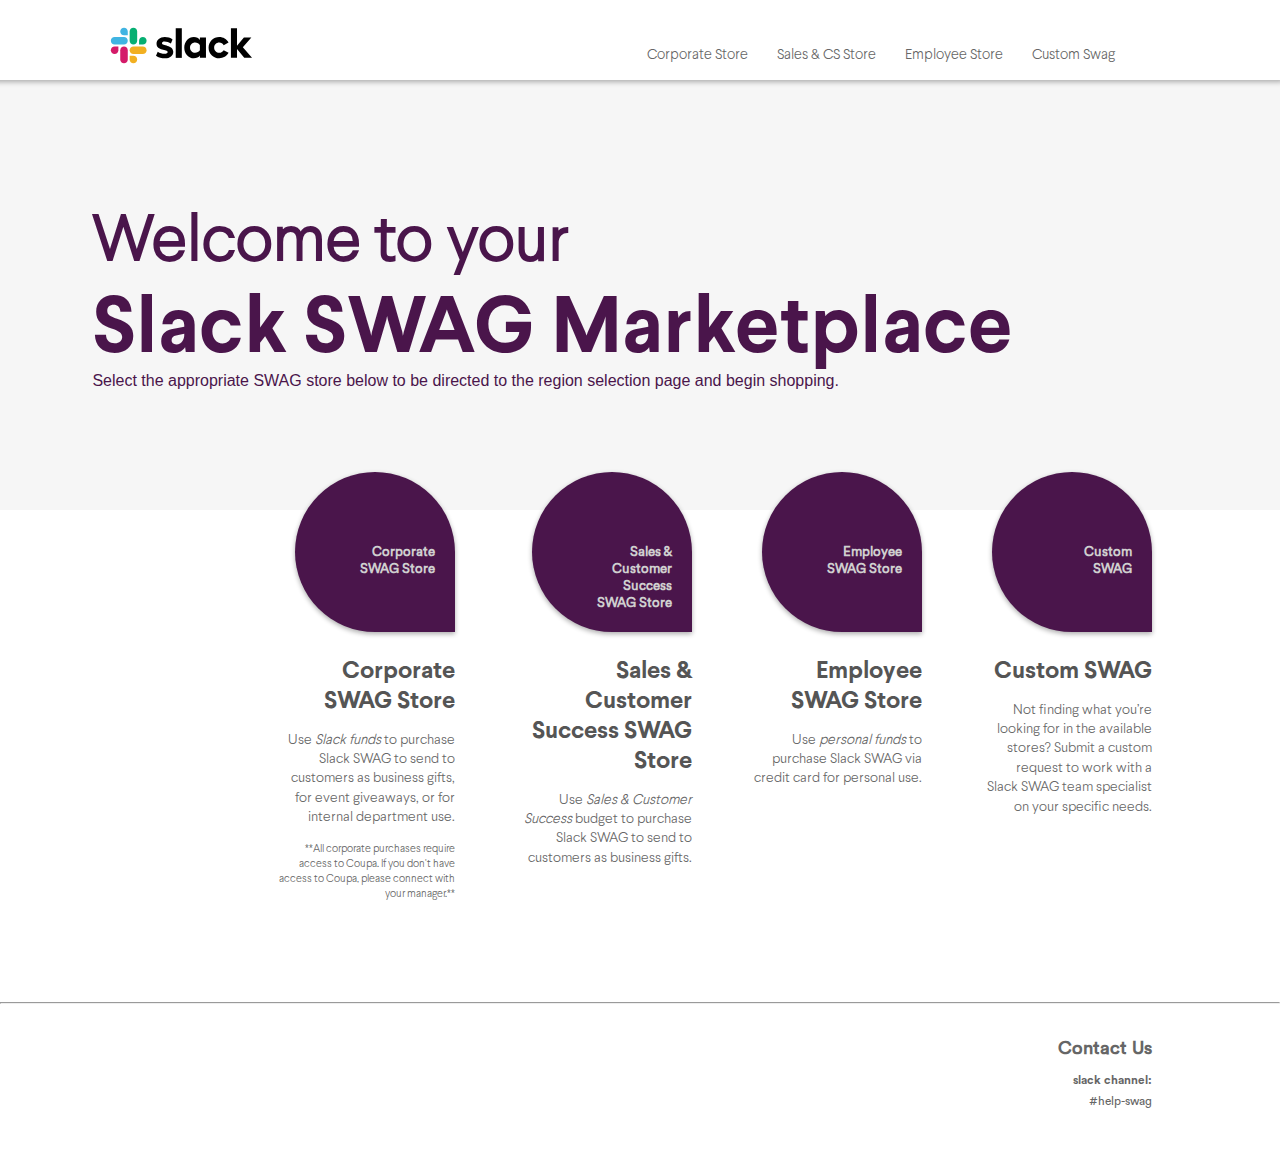
<file: index.html>
<!DOCTYPE html>
<html lang="en">
<head>
    <link href="styles.css" rel="stylesheet">
    <!-- Load an icon library to show a hamburger menu (bars) on small screens -->
    <link rel="stylesheet" href="https://cdnjs.cloudflare.com/ajax/libs/font-awesome/4.7.0/css/font-awesome.min.css">
    
    <meta charset="UTF-8">
    <meta name="viewport" content="width=device-width, initial-scale=1.0">
    <title>Slack Swag Marketplace</title>

</head>
<body>
    <div class="navigation">
        <a href="index.html"><img id="logo" src="images/Slack-LOGO.svg"/></a>
        <nav class="nav-list">
            
            <div id="hamburger-id">
                <a href="corporate-map.html" class="nav-item">Corporate Store</a>
                <a href="sales-map.html" class="nav-item">Sales & CS Store</a>
                <a href="employee-map.html" class="nav-item">Employee Store</a>
                <a href="custom-swag.html" class="nav-item">Custom Swag</a>
            </div>
            <button class="icon" type="button" onclick="hamburgerOpen()" style="max-height: 25px;">
                <i class="fa fa-bars"></i>
            </button>
        </nav>
    </div>

    <div class="welcome-banner">
        <h3>Welcome to your</h3>
        <h1>Slack SWAG Marketplace</h1>
        <p>Select the appropriate SWAG store below to be directed to the region selection page and begin shopping.</p>
    </div>

    <div class="enter-store-container">
        <div class="container-1">
            <div class="store-buttons-each">
                <!-- <img src="images/icon.svg"/> -->
                <a href="corporate-map.html"><div class="tear-drop-shape"><h5>Corporate<br/>SWAG Store</h5></div></a>
                <a href="corporate-map.html"><h4 class="clear">Corporate SWAG Store</h4></a>
                <p class="clear">Use <em>Slack funds</em> to purchase Slack SWAG to send to customers as business gifts, 
                    for event giveaways, or for internal department use.</p>
                    <p id="astrisk">**All corporate purchases require access to Coupa. 
                        If you don't have access to Coupa, please connect with your manager.**</p>
            </div>
            <div class="store-buttons-each">
                <!-- <img src="images/icon.svg"/>  -->
                <a href="sales-map.html"><div class="tear-drop-shape"><h5>Sales &<br/>Customer<br/>Success<br/> SWAG Store</h5></div></a>
                <a href="sales-map.html"><h4 class="clear">Sales & Customer <br/>Success SWAG Store</h4></a>
                <p class="clear">Use <em>Sales & Customer Success</em> budget to purchase Slack SWAG to send to 
                    customers as business gifts.</p>
            </div>
        </div>
        <div class="container-2">
            <div class="store-buttons-each">
                <!-- <img src="images/icon.svg"/> -->
                <a href="employee-map.html"><div class="tear-drop-shape"><h5>Employee<br/>SWAG Store</h5></div></a>
                <a href="employee-map.html"><h4 class="clear">Employee SWAG Store</h4></a>
                <p class="clear">Use <em>personal funds</em> to purchase Slack SWAG via credit card for personal use.</p>
            </div>
            <div class="store-buttons-each">
                <!-- <img src="images/icon.svg"/> -->
                <a href="custom-swag.html"><div class="tear-drop-shape"><h5>Custom<br/>SWAG</h5></div></a>
                <a href="custom-swag.html"><h4 class="clear">Custom SWAG</h4></a>
                <p class="clear">Not finding what you’re looking for in the available stores? Submit a custom request to work 
                    with a Slack SWAG team specialist on your specific needs.</p>
            </div>
        </div>
    </div>
    <hr/>
    <!-- footer -->
    <div class="footer">
        <div>
            <h4>Contact Us</h4>
            <a href="https://tinyspeck.slack.com/archives/CUSA6JFEU"><span style="font-family: 'SlackCircular-Bold';">slack channel:</span> <br>#help-swag</a>
            
        </div>
    </div>
    <script>
        /* Toggle between open and close on the hamburger menu */
        function hamburgerOpen() {
            const hamburger = document.getElementById('hamburger-id');
            hamburger.classList.toggle('open')
        }
    </script>
</body>
</html>
</file>
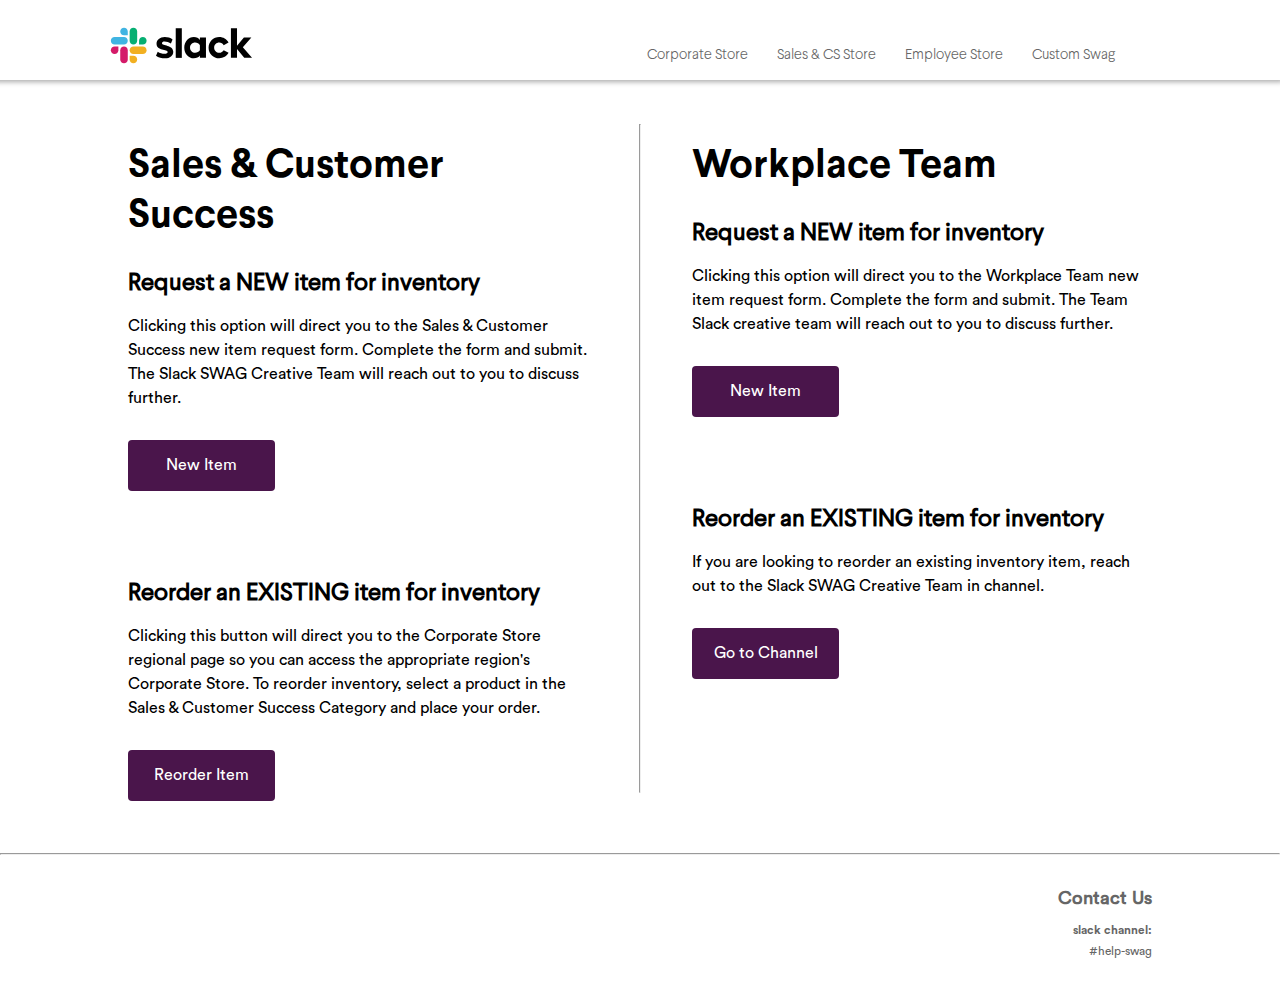
<file: admin-order-dashboard.html>
<!DOCTYPE html>
<html lang="en">
<head>
    <link href="custom-swag.css" rel="stylesheet">
    <link href="styles.css" rel="stylesheet">

    <link rel="stylesheet" href="https://cdnjs.cloudflare.com/ajax/libs/font-awesome/4.7.0/css/font-awesome.min.css">

    <meta charset="UTF-8">
    <meta name="viewport" content="width=device-width, initial-scale=1.0">
    <title>Admin Order Access Dashboard</title>
</head>
<body>
    <div class="navigation">
        <a href="index.html"><img id="logo" src="images/Slack-LOGO.svg"/></a>
        <nav class="nav-list">
            
            <div id="hamburger-id">
                <a href="corporate-map.html" class="nav-item">Corporate Store</a>
                <a href="sales-map.html" class="nav-item">Sales & CS Store</a>
                <a href="employee-map.html" class="nav-item">Employee Store</a>
                <a href="custom-swag.html" class="nav-item">Custom Swag</a>
            </div>
            <button class="icon" type="button" onclick="hamburgerOpen()" style="max-height: 25px;">
                <i class="fa fa-bars"></i>
            </button>
        </nav>
    </div>

    <div class="admin-container">
        <div class="admin-left-side">
            <h1>Sales & Customer Success </h1>
                <h2>Request a NEW item for inventory</h2>
                <p>Clicking this option will direct you to the Sales & Customer Success new item request form.
                    Complete the form and submit. The Slack SWAG Creative Team will reach out to you to discuss 
                    further.</p>
                <a href="https://app.smartsheet.com/b/form/855f0b4a50b44636a621a9f0eabe063f" class="button">New Item</a>
                <br/>
                
                <h2 style="margin-top: 70px;">Reorder an EXISTING item for inventory</h2>
                <p>Clicking this button will direct you to the Corporate Store regional page so you can access the 
                    appropriate region's Corporate Store. To reorder inventory, select a product in the Sales & Customer 
                    Success Category and place your order.</p>
                <a href="corporate-map.html" class="button">Reorder Item</a>
        </div>
        
        <hr id="admin-container-divider">
        <div class="admin-right-side">
            <h1>Workplace Team</h1>
                <h2>Request a NEW item for inventory</h2>
                <p>Clicking this option will direct you to the Workplace Team new item request form.
                    Complete the form and submit. The Team Slack creative team will reach out to you to 
                    discuss further.</p>
                <a href="https://app.smartsheet.com/b/form/26738c9cb2ab4fa19001e8bf0bfbf2d0" class="button">New Item</a>
                <br/>
                <h2 style="margin-top: 70px;">Reorder an EXISTING item for inventory</h2>
                <p>If you are looking to reorder an existing inventory item, reach out to the 
                    Slack SWAG Creative Team in channel.</p>
                <a href="https://tinyspeck.slack.com/archives/GQ15HFYHE" class="button">Go to Channel</a>
        </div>
    </div>
    
    <br>
    <hr/>
    <!-- footer -->
    <div class="footer">
        <div>
            <h4>Contact Us</h4>
            <a href="https://tinyspeck.slack.com/archives/CUSA6JFEU"><span style="font-family: 'SlackCircular-Bold';">slack channel:</span> <br>#help-swag</a>
        </div>
    </div>
    <script>
        /* Toggle between open and close on the hamburger menu */
        function hamburgerOpen() {
            const hamburger = document.getElementById('hamburger-id');
            hamburger.classList.toggle('open')
        }
    </script>
</body>
</html>
</file>
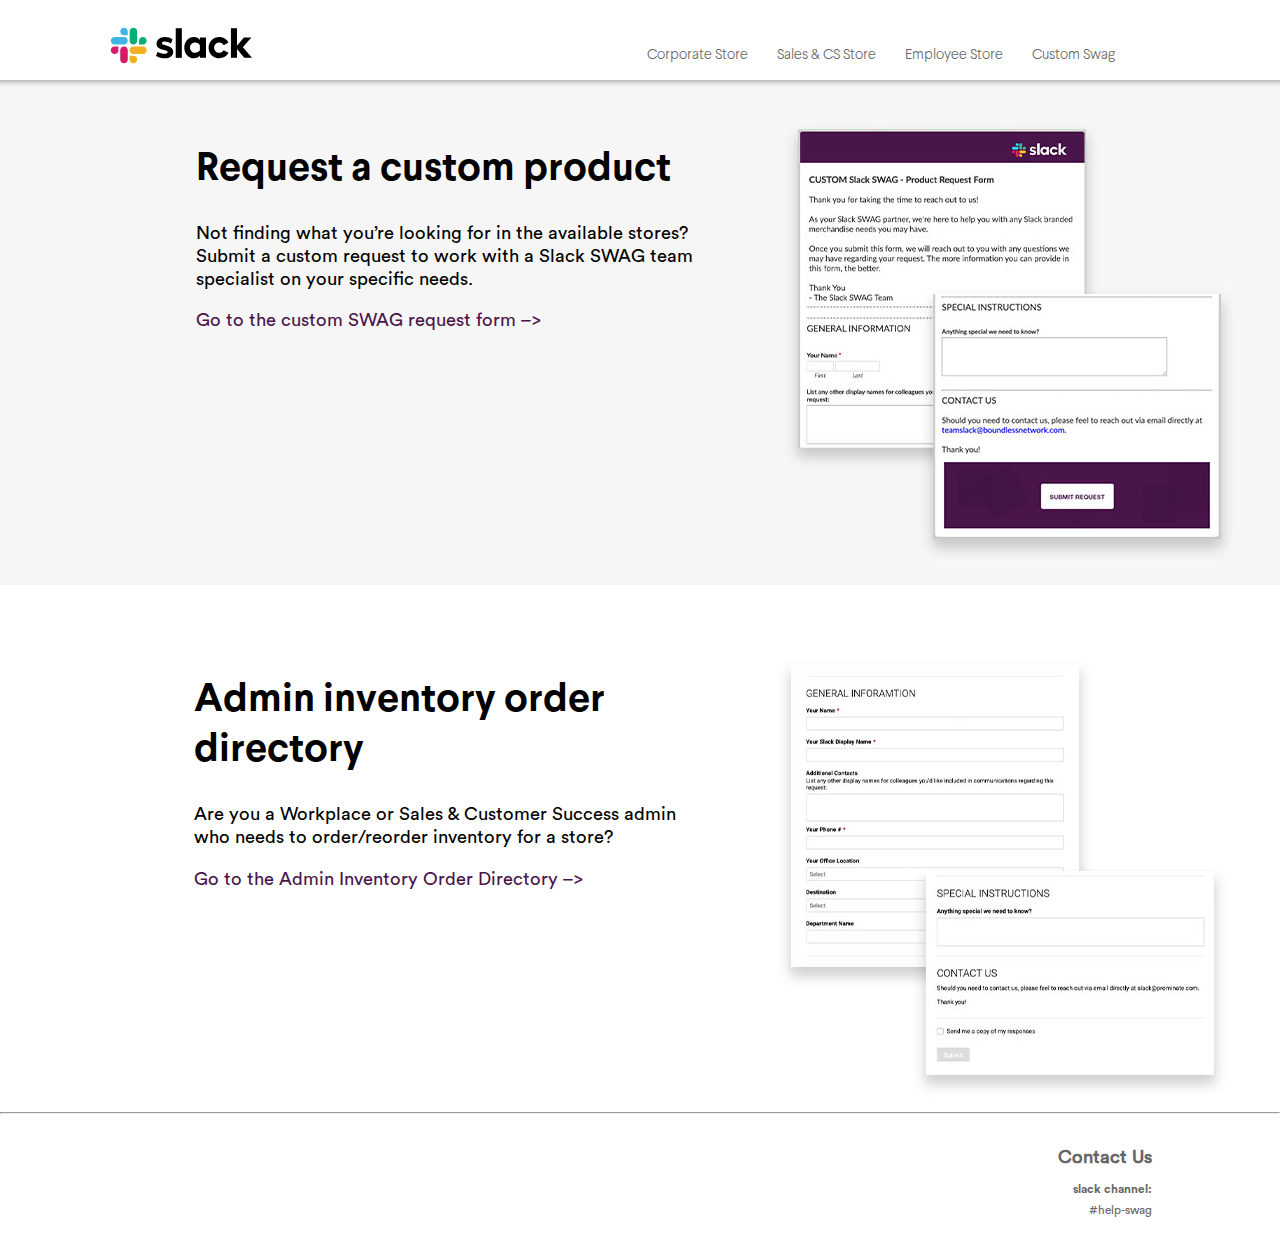
<file: custom-swag.html>
<!DOCTYPE html>
<html lang="en">
<head>
    <link href="custom-swag.css" rel="stylesheet">
    <link href="styles.css" rel="stylesheet">
    <link rel="stylesheet" href="https://cdnjs.cloudflare.com/ajax/libs/font-awesome/4.7.0/css/font-awesome.min.css">

    <meta charset="UTF-8">
    <meta name="viewport" content="width=device-width, initial-scale=1.0">
    <title>Custom Swag</title>
</head>
<body>
    <div class="navigation">
        <a href="index.html"><img id="logo" src="images/Slack-LOGO.svg"/></a>
        <nav class="nav-list">
            
            <div id="hamburger-id">
                <a href="corporate-map.html" class="nav-item">Corporate Store</a>
                <a href="sales-map.html" class="nav-item">Sales & CS Store</a>
                <a href="employee-map.html" class="nav-item">Employee Store</a>
                <a href="custom-swag.html" class="nav-item">Custom Swag</a>
            </div>
            <button class="icon" type="button" onclick="hamburgerOpen()" style="max-height: 25px;">
                <i class="fa fa-bars"></i>
            </button>
        </nav>
    </div>

    <div class="custom-swag admin-inventory-sect">
        <div class="center">
            <div class="left">
                <h1>Request a custom product</h1>
                <p>
                    Not finding what you’re looking for in the available stores?
                    Submit a custom request to work with a Slack SWAG team specialist 
                    on your specific needs.
                </p>
                <a href="https://app.smartsheet.com/b/form/5c0dfd8caaeb42febd7f0ff08f85bbc8">Go to the custom SWAG request form –&#62;</a>
            </div>
            <div class="right">
                <img src="images/CustomSwag-screenshots(gray).jpg"/>
            </div>
        </div>
    </div>
    <br>
    
    <br>
    
    <div class="custom-swag">
        <div class="center">
            <div class="left">
                <h1>Admin inventory order directory</h1>
                <p>Are you a Workplace or Sales & Customer Success admin who needs to order/reorder inventory for a store?</p>
                <a href="admin-order-dashboard.html">Go to the Admin Inventory Order Directory –&#62;</a>
            </div>
            <div class="right">
                <img src="images/admin-inventory-form(white).jpg"/>
            </div>
        </div>
    </div>

    <hr/>
    <!-- footer -->
    <div class="footer">
        <div>
            <h4>Contact Us</h4>
            <a href="https://tinyspeck.slack.com/archives/CUSA6JFEU"><span style="font-family: 'SlackCircular-Bold';">slack channel:</span> <br>#help-swag</a>
        </div>
    </div>
    <script>
        /* Toggle between open and close on the hamburger menu */
        function hamburgerOpen() {
            const hamburger = document.getElementById('hamburger-id');
            hamburger.classList.toggle('open')
        }
    </script>
</body>
</html>
</file>
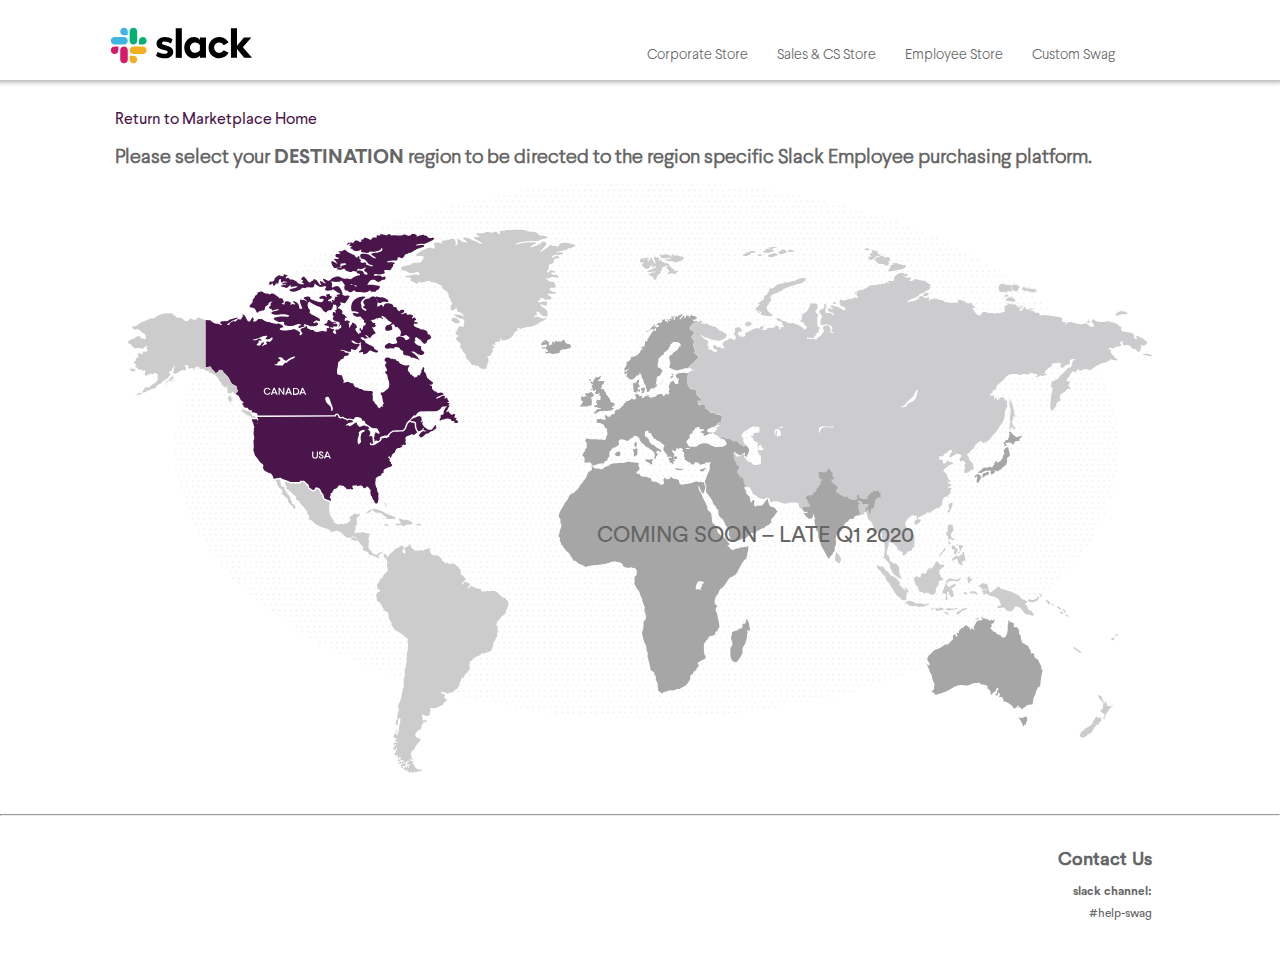
<file: employee-map.html>
<!DOCTYPE html>
<html lang="en">
<head>
    <link href="styles.css" rel="stylesheet">
    <link rel="stylesheet" href="https://cdnjs.cloudflare.com/ajax/libs/font-awesome/4.7.0/css/font-awesome.min.css">
    <meta charset="UTF-8">
    <meta name="viewport" content="width=device-width, initial-scale=1.0">
    <title>Corporate Store Map</title>
</head>
<body>
    
    <div class="navigation">
        <a href="index.html"><img id="logo" src="images/Slack-LOGO.svg"/></a>
        <nav class="nav-list">
            
            <div id="hamburger-id">
                <a href="corporate-map.html" class="nav-item">Corporate Store</a>
                <a href="sales-map.html" class="nav-item">Sales & CS Store</a>
                <a href="employee-map.html" class="nav-item">Employee Store</a>
                <a href="custom-swag.html" class="nav-item">Custom Swag</a>
            </div>
            <button class="icon" type="button" onclick="hamburgerOpen()" style="max-height: 25px;">
                <i class="fa fa-bars"></i>
            </button>
        </nav>
    </div>
    <div class="map-intro">
        <a href="index.html">Return to Marketplace Home</a>
        <h5>Please select your <span>Destination</span> region to be directed to the region specific Slack Employee purchasing platform.</h5>
    </div>

    <!-- <div style="display: flex; padding-left: 9%">
        <div style="width:20px; height: 20px; background-color: #a6a6a6;"></div>
        <p style="margin: 0 10px; font-family: 'SlackCircular', Arial, Helvetica, sans-serif;">Coming Soon!</p>
    </div> -->

    <!-- Generator: Adobe Illustrator 24.0.3, SVG Export Plug-In  -->
<svg version="1.1" class="map-style" xmlns="http://www.w3.org/2000/svg" xmlns:xlink="http://www.w3.org/1999/xlink" x="0px" y="0px"
width="710.03px" height="410.46px" viewBox="0 0 710.03 410.46" style="enable-background:new 0 0 710.03 410.46;"
xml:space="preserve">
<style type="text/css">
.st0{fill:none;}
.st1{fill:#E6E6E6;}
.st2{fill:url(#SVGID_25_);}
.st3{fill:url(#SVGID_26_);}
.st4{fill:url(#SVGID_27_);}
.st5{fill:url(#SVGID_28_);}
.st6{fill:url(#SVGID_29_);}
.st7{fill:url(#SVGID_30_);}
.st8{fill:url(#SVGID_31_);}
.st9{fill:url(#SVGID_32_);}
.st10{fill:url(#SVGID_33_);}
.st11{fill:url(#SVGID_34_);}
.st12{fill:url(#SVGID_35_);}
.st13{fill:url(#SVGID_36_);}
.st14{fill:url(#SVGID_37_);}
.st15{fill:url(#SVGID_38_);}
.st16{fill:url(#SVGID_39_);}
.st17{fill:url(#SVGID_40_);}
.st18{fill:url(#SVGID_41_);}
.st19{fill:url(#SVGID_42_);}
.st20{fill:url(#SVGID_43_);}
.st21{fill:url(#SVGID_44_);}
.st22{fill:url(#SVGID_45_);}
.st23{fill:url(#SVGID_46_);}
.st24{fill:url(#SVGID_47_);}
.st25{fill:url(#SVGID_48_);}
.st26{fill:#CCCCCC;}
.st27{fill:#F6F6F6;}

.st28{fill:#4A154B;}
.usa{fill:#4A154B;}
.usa:hover{fill:#7C3085;}

<!-- canada fill 
.st29{fill:#7F0029;}-->
.canada{fill:#4A154B;}
.canada:hover{fill:#7C3085;}

<!-- europe color and lettering 
.st30{fill:#CF00D4;}
.st40{fill:#FF9000;} -->

.europe{fill:#a6a6a6;}
<!-- .europe:hover{fill:#7C3085;} -->
.st40{fill:#a6a6a6}

<!-- japan fill 
.st31{fill:#0010E9;}-->
.japan{fill:#a6a6a6;}
.st39{fill:#fff;}

<!-- australia color and lettering 
.st32{fill:#6800D4;}-->
.australia{fill:#a6a6a6;}
.st42{fill:#a6a6a6;}

.st33{fill:#CCCCCF;}
<!-- middle east color and lettering 
.st34{fill:#BF1400;}-->
.middle-east{fill:#a6a6a6;}
.st44{fill:#a6a6a6;}

<!-- africa fill and lettering
.st35{fill:#FFA82A;} -->
.africa{fill:#a6a6a6;}
.st43{fill:#a6a6a6;}

.st36{enable-background:new    ;}
.st37{fill:#FFFFFF;}
<!-- india fill and lettering 
.st38{fill:#00942E;}-->
.india{fill:#a6a6a6;}
.st41{fill:#a6a6a6;}


.st45{fill:url(#SVGID_49_);}
.st46{fill:url(#SVGID_50_);}
.st47{fill:url(#SVGID_51_);}
.st48{fill:url(#SVGID_52_);}
.st49{fill:url(#SVGID_53_);}
.st50{fill:url(#SVGID_54_);}
.st51{fill:url(#SVGID_55_);}
.st52{fill:url(#SVGID_56_);}
.st53{fill:url(#SVGID_57_);}
.st54{fill:url(#SVGID_58_);}
.st55{fill:url(#SVGID_59_);}
.st56{fill:url(#SVGID_60_);}
.st57{fill:url(#SVGID_61_);}
.st58{fill:url(#SVGID_62_);}
.st59{fill:url(#SVGID_63_);}
.st60{fill:url(#SVGID_64_);}
.st61{fill:url(#SVGID_65_);}
.st62{fill:url(#SVGID_66_);}
.st63{fill:url(#SVGID_67_);}
.st64{fill:url(#SVGID_68_);}
.st65{fill:url(#SVGID_69_);}
.st66{fill:url(#SVGID_70_);}
.st67{fill:url(#SVGID_71_);}
.st68{fill:url(#SVGID_72_);}
</style>
<defs>

   <pattern  x="-285.6" y="714.5" width="4" height="11.2" patternUnits="userSpaceOnUse" id="SVGID_1_" viewBox="0.5 -11.2 4 11.2" style="overflow:visible;">
   <g>
       <rect x="0.5" y="-11.2" class="st0" width="4" height="11.2"/>
       <g>
           <rect x="0.5" y="-11.2" class="st0" width="4" height="11.2"/>
           <circle class="st1" cx="4.5" cy="-9.3" r="0.5"/>
           <circle class="st1" cx="0.5" cy="-9.3" r="0.5"/>
           <circle class="st1" cx="2.5" cy="-5.6" r="0.5"/>
           <circle class="st1" cx="4.5" cy="-1.8" r="0.5"/>
           <circle class="st1" cx="0.5" cy="-1.8" r="0.5"/>
       </g>
   </g>
</pattern>

   <pattern  x="-285.6" y="714.5" width="4" height="11.2" patternUnits="userSpaceOnUse" id="SVGID_10_" viewBox="0.5 -11.2 4 11.2" style="overflow:visible;">
   <g>
       <rect x="0.5" y="-11.2" class="st0" width="4" height="11.2"/>
       <g>
           <rect x="0.5" y="-11.2" class="st0" width="4" height="11.2"/>
           <g>
               <rect x="0.5" y="-11.2" class="st0" width="4" height="11.2"/>
               <circle class="st1" cx="4.5" cy="-1.8" r="0.5"/>
               <circle class="st1" cx="0.5" cy="-1.8" r="0.5"/>
               <circle class="st1" cx="2.5" cy="-5.6" r="0.5"/>
               <circle class="st1" cx="4.5" cy="-9.3" r="0.5"/>
               <circle class="st1" cx="0.5" cy="-9.3" r="0.5"/>
           </g>
       </g>
   </g>
</pattern>

   <pattern  x="-285.6" y="714.5" width="4" height="11.2" patternUnits="userSpaceOnUse" id="SVGID_11_" viewBox="0.5 -11.2 4 11.2" style="overflow:visible;">
   <g>
       <rect x="0.5" y="-11.2" class="st0" width="4" height="11.2"/>
       <g>
           <rect x="0.5" y="-11.2" class="st0" width="4" height="11.2"/>
           <g>
               <rect x="0.5" y="-11.2" class="st0" width="4" height="11.2"/>
               <circle class="st1" cx="4.5" cy="-1.8" r="0.5"/>
               <circle class="st1" cx="0.5" cy="-1.8" r="0.5"/>
               <circle class="st1" cx="2.5" cy="-5.6" r="0.5"/>
               <circle class="st1" cx="4.5" cy="-9.3" r="0.5"/>
               <circle class="st1" cx="0.5" cy="-9.3" r="0.5"/>
           </g>
       </g>
   </g>
</pattern>

   <pattern  x="-285.6" y="714.5" width="4" height="11.2" patternUnits="userSpaceOnUse" id="SVGID_12_" viewBox="0.5 -11.2 4 11.2" style="overflow:visible;">
   <g>
       <rect x="0.5" y="-11.2" class="st0" width="4" height="11.2"/>
       <g>
           <rect x="0.5" y="-11.2" class="st0" width="4" height="11.2"/>
           <g>
               <rect x="0.5" y="-11.2" class="st0" width="4" height="11.2"/>
               <circle class="st1" cx="4.5" cy="-1.8" r="0.5"/>
               <circle class="st1" cx="0.5" cy="-1.8" r="0.5"/>
               <circle class="st1" cx="2.5" cy="-5.6" r="0.5"/>
               <circle class="st1" cx="4.5" cy="-9.3" r="0.5"/>
               <circle class="st1" cx="0.5" cy="-9.3" r="0.5"/>
           </g>
       </g>
   </g>
</pattern>

   <pattern  x="-285.6" y="714.5" width="4" height="11.2" patternUnits="userSpaceOnUse" id="SVGID_13_" viewBox="0.5 -11.2 4 11.2" style="overflow:visible;">
   <g>
       <rect x="0.5" y="-11.2" class="st0" width="4" height="11.2"/>
       <g>
           <rect x="0.5" y="-11.2" class="st0" width="4" height="11.2"/>
           <g>
               <rect x="0.5" y="-11.2" class="st0" width="4" height="11.2"/>
               <circle class="st1" cx="4.5" cy="-1.8" r="0.5"/>
               <circle class="st1" cx="0.5" cy="-1.8" r="0.5"/>
               <circle class="st1" cx="2.5" cy="-5.6" r="0.5"/>
               <circle class="st1" cx="4.5" cy="-9.3" r="0.5"/>
               <circle class="st1" cx="0.5" cy="-9.3" r="0.5"/>
           </g>
       </g>
   </g>
</pattern>

   <pattern  x="-285.6" y="714.5" width="4" height="11.2" patternUnits="userSpaceOnUse" id="SVGID_14_" viewBox="0.5 -11.2 4 11.2" style="overflow:visible;">
   <g>
       <rect x="0.5" y="-11.2" class="st0" width="4" height="11.2"/>
       <g>
           <rect x="0.5" y="-11.2" class="st0" width="4" height="11.2"/>
           <g>
               <rect x="0.5" y="-11.2" class="st0" width="4" height="11.2"/>
               <circle class="st1" cx="4.5" cy="-1.8" r="0.5"/>
               <circle class="st1" cx="0.5" cy="-1.8" r="0.5"/>
               <circle class="st1" cx="2.5" cy="-5.6" r="0.5"/>
               <circle class="st1" cx="4.5" cy="-9.3" r="0.5"/>
               <circle class="st1" cx="0.5" cy="-9.3" r="0.5"/>
           </g>
       </g>
   </g>
</pattern>

   <pattern  x="-285.6" y="714.5" width="4" height="11.2" patternUnits="userSpaceOnUse" id="SVGID_15_" viewBox="0.5 -11.2 4 11.2" style="overflow:visible;">
   <g>
       <rect x="0.5" y="-11.2" class="st0" width="4" height="11.2"/>
       <g>
           <rect x="0.5" y="-11.2" class="st0" width="4" height="11.2"/>
           <g>
               <rect x="0.5" y="-11.2" class="st0" width="4" height="11.2"/>
               <circle class="st1" cx="4.5" cy="-1.8" r="0.5"/>
               <circle class="st1" cx="0.5" cy="-1.8" r="0.5"/>
               <circle class="st1" cx="2.5" cy="-5.6" r="0.5"/>
               <circle class="st1" cx="4.5" cy="-9.3" r="0.5"/>
               <circle class="st1" cx="0.5" cy="-9.3" r="0.5"/>
           </g>
       </g>
   </g>
</pattern>

   <pattern  x="-285.6" y="714.5" width="4" height="11.2" patternUnits="userSpaceOnUse" id="SVGID_16_" viewBox="0.5 -11.2 4 11.2" style="overflow:visible;">
   <g>
       <rect x="0.5" y="-11.2" class="st0" width="4" height="11.2"/>
       <g>
           <rect x="0.5" y="-11.2" class="st0" width="4" height="11.2"/>
           <g>
               <rect x="0.5" y="-11.2" class="st0" width="4" height="11.2"/>
               <circle class="st1" cx="4.5" cy="-1.8" r="0.5"/>
               <circle class="st1" cx="0.5" cy="-1.8" r="0.5"/>
               <circle class="st1" cx="2.5" cy="-5.6" r="0.5"/>
               <circle class="st1" cx="4.5" cy="-9.3" r="0.5"/>
               <circle class="st1" cx="0.5" cy="-9.3" r="0.5"/>
           </g>
       </g>
   </g>
</pattern>

   <pattern  x="-285.6" y="714.5" width="4" height="11.2" patternUnits="userSpaceOnUse" id="SVGID_17_" viewBox="0.5 -11.2 4 11.2" style="overflow:visible;">
   <g>
       <rect x="0.5" y="-11.2" class="st0" width="4" height="11.2"/>
       <g>
           <rect x="0.5" y="-11.2" class="st0" width="4" height="11.2"/>
           <g>
               <rect x="0.5" y="-11.2" class="st0" width="4" height="11.2"/>
               <circle class="st1" cx="4.5" cy="-1.8" r="0.5"/>
               <circle class="st1" cx="0.5" cy="-1.8" r="0.5"/>
               <circle class="st1" cx="2.5" cy="-5.6" r="0.5"/>
               <circle class="st1" cx="4.5" cy="-9.3" r="0.5"/>
               <circle class="st1" cx="0.5" cy="-9.3" r="0.5"/>
           </g>
       </g>
   </g>
</pattern>

   <pattern  x="-285.6" y="714.5" width="4" height="11.2" patternUnits="userSpaceOnUse" id="SVGID_18_" viewBox="0.5 -11.2 4 11.2" style="overflow:visible;">
   <g>
       <rect x="0.5" y="-11.2" class="st0" width="4" height="11.2"/>
       <g>
           <rect x="0.5" y="-11.2" class="st0" width="4" height="11.2"/>
           <g>
               <rect x="0.5" y="-11.2" class="st0" width="4" height="11.2"/>
               <circle class="st1" cx="4.5" cy="-1.8" r="0.5"/>
               <circle class="st1" cx="0.5" cy="-1.8" r="0.5"/>
               <circle class="st1" cx="2.5" cy="-5.6" r="0.5"/>
               <circle class="st1" cx="4.5" cy="-9.3" r="0.5"/>
               <circle class="st1" cx="0.5" cy="-9.3" r="0.5"/>
           </g>
       </g>
   </g>
</pattern>

   <pattern  x="-285.6" y="714.5" width="4" height="11.2" patternUnits="userSpaceOnUse" id="SVGID_19_" viewBox="0.5 -11.2 4 11.2" style="overflow:visible;">
   <g>
       <rect x="0.5" y="-11.2" class="st0" width="4" height="11.2"/>
       <g>
           <rect x="0.5" y="-11.2" class="st0" width="4" height="11.2"/>
           <g>
               <rect x="0.5" y="-11.2" class="st0" width="4" height="11.2"/>
               <circle class="st1" cx="4.5" cy="-1.8" r="0.5"/>
               <circle class="st1" cx="0.5" cy="-1.8" r="0.5"/>
               <circle class="st1" cx="2.5" cy="-5.6" r="0.5"/>
               <circle class="st1" cx="4.5" cy="-9.3" r="0.5"/>
               <circle class="st1" cx="0.5" cy="-9.3" r="0.5"/>
           </g>
       </g>
   </g>
</pattern>

   <pattern  x="-285.6" y="714.5" width="4" height="11.2" patternUnits="userSpaceOnUse" id="SVGID_2_" viewBox="0.5 -11.2 4 11.2" style="overflow:visible;">
   <g>
       <rect x="0.5" y="-11.2" class="st0" width="4" height="11.2"/>
       <g>
           <rect x="0.5" y="-11.2" class="st0" width="4" height="11.2"/>
           <g>
               <rect x="0.5" y="-11.2" class="st0" width="4" height="11.2"/>
               <circle class="st1" cx="4.5" cy="-1.8" r="0.5"/>
               <circle class="st1" cx="0.5" cy="-1.8" r="0.5"/>
               <circle class="st1" cx="2.5" cy="-5.6" r="0.5"/>
               <circle class="st1" cx="4.5" cy="-9.3" r="0.5"/>
               <circle class="st1" cx="0.5" cy="-9.3" r="0.5"/>
           </g>
       </g>
   </g>
</pattern>

   <pattern  x="-285.6" y="714.5" width="4" height="11.2" patternUnits="userSpaceOnUse" id="SVGID_20_" viewBox="0.5 -11.2 4 11.2" style="overflow:visible;">
   <g>
       <rect x="0.5" y="-11.2" class="st0" width="4" height="11.2"/>
       <g>
           <rect x="0.5" y="-11.2" class="st0" width="4" height="11.2"/>
           <g>
               <rect x="0.5" y="-11.2" class="st0" width="4" height="11.2"/>
               <circle class="st1" cx="4.5" cy="-1.8" r="0.5"/>
               <circle class="st1" cx="0.5" cy="-1.8" r="0.5"/>
               <circle class="st1" cx="2.5" cy="-5.6" r="0.5"/>
               <circle class="st1" cx="4.5" cy="-9.3" r="0.5"/>
               <circle class="st1" cx="0.5" cy="-9.3" r="0.5"/>
           </g>
       </g>
   </g>
</pattern>

   <pattern  x="-285.6" y="714.5" width="4" height="11.2" patternUnits="userSpaceOnUse" id="SVGID_21_" viewBox="0.5 -11.2 4 11.2" style="overflow:visible;">
   <g>
       <rect x="0.5" y="-11.2" class="st0" width="4" height="11.2"/>
       <g>
           <rect x="0.5" y="-11.2" class="st0" width="4" height="11.2"/>
           <g>
               <rect x="0.5" y="-11.2" class="st0" width="4" height="11.2"/>
               <circle class="st1" cx="4.5" cy="-1.8" r="0.5"/>
               <circle class="st1" cx="0.5" cy="-1.8" r="0.5"/>
               <circle class="st1" cx="2.5" cy="-5.6" r="0.5"/>
               <circle class="st1" cx="4.5" cy="-9.3" r="0.5"/>
               <circle class="st1" cx="0.5" cy="-9.3" r="0.5"/>
           </g>
       </g>
   </g>
</pattern>

   <pattern  x="-285.6" y="714.5" width="4" height="11.2" patternUnits="userSpaceOnUse" id="SVGID_22_" viewBox="0.5 -11.2 4 11.2" style="overflow:visible;">
   <g>
       <rect x="0.5" y="-11.2" class="st0" width="4" height="11.2"/>
       <g>
           <rect x="0.5" y="-11.2" class="st0" width="4" height="11.2"/>
           <g>
               <rect x="0.5" y="-11.2" class="st0" width="4" height="11.2"/>
               <circle class="st1" cx="4.5" cy="-1.8" r="0.5"/>
               <circle class="st1" cx="0.5" cy="-1.8" r="0.5"/>
               <circle class="st1" cx="2.5" cy="-5.6" r="0.5"/>
               <circle class="st1" cx="4.5" cy="-9.3" r="0.5"/>
               <circle class="st1" cx="0.5" cy="-9.3" r="0.5"/>
           </g>
       </g>
   </g>
</pattern>

   <pattern  x="-285.6" y="714.5" width="4" height="11.2" patternUnits="userSpaceOnUse" id="SVGID_23_" viewBox="0.5 -11.2 4 11.2" style="overflow:visible;">
   <g>
       <rect x="0.5" y="-11.2" class="st0" width="4" height="11.2"/>
       <g>
           <rect x="0.5" y="-11.2" class="st0" width="4" height="11.2"/>
           <g>
               <rect x="0.5" y="-11.2" class="st0" width="4" height="11.2"/>
               <circle class="st1" cx="4.5" cy="-1.8" r="0.5"/>
               <circle class="st1" cx="0.5" cy="-1.8" r="0.5"/>
               <circle class="st1" cx="2.5" cy="-5.6" r="0.5"/>
               <circle class="st1" cx="4.5" cy="-9.3" r="0.5"/>
               <circle class="st1" cx="0.5" cy="-9.3" r="0.5"/>
           </g>
       </g>
   </g>
</pattern>

   <pattern  x="-285.6" y="714.5" width="4" height="11.2" patternUnits="userSpaceOnUse" id="SVGID_24_" viewBox="0.5 -11.2 4 11.2" style="overflow:visible;">
   <g>
       <rect x="0.5" y="-11.2" class="st0" width="4" height="11.2"/>
       <g>
           <rect x="0.5" y="-11.2" class="st0" width="4" height="11.2"/>
           <g>
               <rect x="0.5" y="-11.2" class="st0" width="4" height="11.2"/>
               <circle class="st1" cx="4.5" cy="-1.8" r="0.5"/>
               <circle class="st1" cx="0.5" cy="-1.8" r="0.5"/>
               <circle class="st1" cx="2.5" cy="-5.6" r="0.5"/>
               <circle class="st1" cx="4.5" cy="-9.3" r="0.5"/>
               <circle class="st1" cx="0.5" cy="-9.3" r="0.5"/>
           </g>
       </g>
   </g>
</pattern>

   <pattern  x="-285.6" y="714.5" width="4" height="11.2" patternUnits="userSpaceOnUse" id="SVGID_3_" viewBox="0.5 -11.2 4 11.2" style="overflow:visible;">
   <g>
       <rect x="0.5" y="-11.2" class="st0" width="4" height="11.2"/>
       <g>
           <rect x="0.5" y="-11.2" class="st0" width="4" height="11.2"/>
           <g>
               <rect x="0.5" y="-11.2" class="st0" width="4" height="11.2"/>
               <circle class="st1" cx="4.5" cy="-1.8" r="0.5"/>
               <circle class="st1" cx="0.5" cy="-1.8" r="0.5"/>
               <circle class="st1" cx="2.5" cy="-5.6" r="0.5"/>
               <circle class="st1" cx="4.5" cy="-9.3" r="0.5"/>
               <circle class="st1" cx="0.5" cy="-9.3" r="0.5"/>
           </g>
       </g>
   </g>
</pattern>

   <pattern  x="-285.6" y="714.5" width="4" height="11.2" patternUnits="userSpaceOnUse" id="SVGID_4_" viewBox="0.5 -11.2 4 11.2" style="overflow:visible;">
   <g>
       <rect x="0.5" y="-11.2" class="st0" width="4" height="11.2"/>
       <g>
           <rect x="0.5" y="-11.2" class="st0" width="4" height="11.2"/>
           <g>
               <rect x="0.5" y="-11.2" class="st0" width="4" height="11.2"/>
               <circle class="st1" cx="4.5" cy="-1.8" r="0.5"/>
               <circle class="st1" cx="0.5" cy="-1.8" r="0.5"/>
               <circle class="st1" cx="2.5" cy="-5.6" r="0.5"/>
               <circle class="st1" cx="4.5" cy="-9.3" r="0.5"/>
               <circle class="st1" cx="0.5" cy="-9.3" r="0.5"/>
           </g>
       </g>
   </g>
</pattern>

   <pattern  x="-285.6" y="714.5" width="4" height="11.2" patternUnits="userSpaceOnUse" id="SVGID_5_" viewBox="0.5 -11.2 4 11.2" style="overflow:visible;">
   <g>
       <rect x="0.5" y="-11.2" class="st0" width="4" height="11.2"/>
       <g>
           <rect x="0.5" y="-11.2" class="st0" width="4" height="11.2"/>
           <g>
               <rect x="0.5" y="-11.2" class="st0" width="4" height="11.2"/>
               <circle class="st1" cx="4.5" cy="-1.8" r="0.5"/>
               <circle class="st1" cx="0.5" cy="-1.8" r="0.5"/>
               <circle class="st1" cx="2.5" cy="-5.6" r="0.5"/>
               <circle class="st1" cx="4.5" cy="-9.3" r="0.5"/>
               <circle class="st1" cx="0.5" cy="-9.3" r="0.5"/>
           </g>
       </g>
   </g>
</pattern>

   <pattern  x="-285.6" y="714.5" width="4" height="11.2" patternUnits="userSpaceOnUse" id="SVGID_6_" viewBox="0.5 -11.2 4 11.2" style="overflow:visible;">
   <g>
       <rect x="0.5" y="-11.2" class="st0" width="4" height="11.2"/>
       <g>
           <rect x="0.5" y="-11.2" class="st0" width="4" height="11.2"/>
           <g>
               <rect x="0.5" y="-11.2" class="st0" width="4" height="11.2"/>
               <circle class="st1" cx="4.5" cy="-1.8" r="0.5"/>
               <circle class="st1" cx="0.5" cy="-1.8" r="0.5"/>
               <circle class="st1" cx="2.5" cy="-5.6" r="0.5"/>
               <circle class="st1" cx="4.5" cy="-9.3" r="0.5"/>
               <circle class="st1" cx="0.5" cy="-9.3" r="0.5"/>
           </g>
       </g>
   </g>
</pattern>

   <pattern  x="-285.6" y="714.5" width="4" height="11.2" patternUnits="userSpaceOnUse" id="SVGID_7_" viewBox="0.5 -11.2 4 11.2" style="overflow:visible;">
   <g>
       <rect x="0.5" y="-11.2" class="st0" width="4" height="11.2"/>
       <g>
           <rect x="0.5" y="-11.2" class="st0" width="4" height="11.2"/>
           <g>
               <rect x="0.5" y="-11.2" class="st0" width="4" height="11.2"/>
               <circle class="st1" cx="4.5" cy="-1.8" r="0.5"/>
               <circle class="st1" cx="0.5" cy="-1.8" r="0.5"/>
               <circle class="st1" cx="2.5" cy="-5.6" r="0.5"/>
               <circle class="st1" cx="4.5" cy="-9.3" r="0.5"/>
               <circle class="st1" cx="0.5" cy="-9.3" r="0.5"/>
           </g>
       </g>
   </g>
</pattern>

   <pattern  x="-285.6" y="714.5" width="4" height="11.2" patternUnits="userSpaceOnUse" id="SVGID_8_" viewBox="0.5 -11.2 4 11.2" style="overflow:visible;">
   <g>
       <rect x="0.5" y="-11.2" class="st0" width="4" height="11.2"/>
       <g>
           <rect x="0.5" y="-11.2" class="st0" width="4" height="11.2"/>
           <g>
               <rect x="0.5" y="-11.2" class="st0" width="4" height="11.2"/>
               <circle class="st1" cx="4.5" cy="-1.8" r="0.5"/>
               <circle class="st1" cx="0.5" cy="-1.8" r="0.5"/>
               <circle class="st1" cx="2.5" cy="-5.6" r="0.5"/>
               <circle class="st1" cx="4.5" cy="-9.3" r="0.5"/>
               <circle class="st1" cx="0.5" cy="-9.3" r="0.5"/>
           </g>
       </g>
   </g>
</pattern>

   <pattern  x="-285.6" y="714.5" width="4" height="11.2" patternUnits="userSpaceOnUse" id="SVGID_9_" viewBox="0.5 -11.2 4 11.2" style="overflow:visible;">
   <g>
       <rect x="0.5" y="-11.2" class="st0" width="4" height="11.2"/>
       <g>
           <rect x="0.5" y="-11.2" class="st0" width="4" height="11.2"/>
           <g>
               <rect x="0.5" y="-11.2" class="st0" width="4" height="11.2"/>
               <circle class="st1" cx="4.5" cy="-1.8" r="0.5"/>
               <circle class="st1" cx="0.5" cy="-1.8" r="0.5"/>
               <circle class="st1" cx="2.5" cy="-5.6" r="0.5"/>
               <circle class="st1" cx="4.5" cy="-9.3" r="0.5"/>
               <circle class="st1" cx="0.5" cy="-9.3" r="0.5"/>
           </g>
       </g>
   </g>
</pattern>
</defs>

<pattern  id="SVGID_25_" xlink:href="#SVGID_1_" patternTransform="matrix(1 0 0 -1 -1.5 -18037.1504)">
</pattern>
<ellipse class="st2" cx="359.5" cy="186.3" rx="327.4" ry="186.3"/>
<pattern  id="SVGID_26_" xlink:href="#SVGID_2_" patternTransform="matrix(1 0 0 1 -1 15809.75)">
</pattern>
<path class="st3" d="M306.4,250.8c0-0.1,0-0.1,0-0.1V250.8L306.4,250.8L306.4,250.8z"/>
<pattern  id="SVGID_27_" xlink:href="#SVGID_3_" patternTransform="matrix(1 0 0 1 -1 15809.75)">
</pattern>
<path class="st4" d="M309.1,246.2c0,0.1,0.1,0.1,0.1,0.2C309.1,246.3,309.1,246.3,309.1,246.2c-0.1-0.2-0.2-0.4-0.4-0.6
C308.9,245.8,309,246,309.1,246.2z"/>
<pattern  id="SVGID_28_" xlink:href="#SVGID_4_" patternTransform="matrix(1 0 0 1 -1 15809.75)">
</pattern>
<path class="st5" d="M312.7,260.9c0.1-0.2,0.2-0.5,0.2-0.7C312.9,260.4,312.8,260.7,312.7,260.9z"/>
<pattern  id="SVGID_29_" xlink:href="#SVGID_5_" patternTransform="matrix(1 0 0 1 -1 15809.75)">
</pattern>
<path class="st6" d="M312.9,260c0,0.1,0,0.1,0,0.2C312.9,260.2,312.9,260.1,312.9,260L312.9,260z"/>
<pattern  id="SVGID_30_" xlink:href="#SVGID_6_" patternTransform="matrix(1 0 0 1 -1 15809.75)">
</pattern>
<path class="st7" d="M317.6,255.9C317.6,255.9,317.6,256,317.6,255.9C317.6,256,317.6,255.9,317.6,255.9s-0.1-0.1-0.2-0.1
C317.4,255.8,317.5,255.9,317.6,255.9z"/>
<pattern  id="SVGID_31_" xlink:href="#SVGID_7_" patternTransform="matrix(1 0 0 1 -1 15809.75)">
</pattern>
<path class="st8" d="M322.6,255.5c-0.1,0-0.2,0-0.4,0C322.3,255.5,322.4,255.5,322.6,255.5z"/>
<pattern  id="SVGID_32_" xlink:href="#SVGID_8_" patternTransform="matrix(1 0 0 1 -1 15809.75)">
</pattern>
<path class="st9" d="M333.3,254.1C333.3,254,333.3,254,333.3,254.1L333.3,254.1C333.3,254,333.3,254,333.3,254.1z"/>
<pattern  id="SVGID_33_" xlink:href="#SVGID_9_" patternTransform="matrix(1 0 0 1 -1 15809.75)">
</pattern>
<path class="st10" d="M334,245.7c-0.1,0-0.3,0-0.4,0C333.7,245.7,333.9,245.7,334,245.7c0.4,0,0.7,0,1,0
C334.7,245.7,334.4,245.7,334,245.7z"/>
<pattern  id="SVGID_34_" xlink:href="#SVGID_10_" patternTransform="matrix(1 0 0 1 -1 15809.75)">
</pattern>
<path class="st11" d="M338.9,251.3c-0.1,0.2-0.2,0.4-0.2,0.6C338.6,251.7,338.7,251.5,338.9,251.3z"/>
<pattern  id="SVGID_35_" xlink:href="#SVGID_11_" patternTransform="matrix(1 0 0 1 -1 15809.75)">
</pattern>
<path class="st12" d="M338.6,252c0,0.1,0,0.2,0,0.2C338.6,252.1,338.6,252,338.6,252z"/>
<pattern  id="SVGID_36_" xlink:href="#SVGID_12_" patternTransform="matrix(1 0 0 1 -1 15809.75)">
</pattern>
<path class="st13" d="M340.5,252.3c-0.1,0-0.3,0-0.5-0.1C340.2,252.3,340.4,252.3,340.5,252.3z"/>
<pattern  id="SVGID_37_" xlink:href="#SVGID_13_" patternTransform="matrix(1 0 0 1 -1 15809.75)">
</pattern>
<path class="st14" d="M340.6,252.3l0.1-0.1C340.7,252.2,340.7,252.3,340.6,252.3L340.6,252.3L340.6,252.3z"/>
<pattern  id="SVGID_38_" xlink:href="#SVGID_14_" patternTransform="matrix(1 0 0 1 -1 15809.75)">
</pattern>
<path class="st15" d="M360.3,248.5c-0.1-0.1-0.1-0.1-0.2-0.2c0,0-0.1,0-0.2,0c0.1,0,0.1,0,0.2,0
C360.2,248.3,360.3,248.4,360.3,248.5z"/>
<pattern  id="SVGID_39_" xlink:href="#SVGID_15_" patternTransform="matrix(1 0 0 1 -1 15809.75)">
</pattern>
<path class="st16" d="M361,249.4c0.1,0.1,0.2,0.2,0.4,0.2C361.2,249.6,361,249.5,361,249.4z"/>
<pattern  id="SVGID_40_" xlink:href="#SVGID_16_" patternTransform="matrix(1 0 0 1 -1 15809.75)">
</pattern>
<path class="st17" d="M378.6,316.1c0.3-0.1,0.7-0.1,1.1-0.2C379.4,316,379,316,378.6,316.1z"/>
<pattern  id="SVGID_41_" xlink:href="#SVGID_17_" patternTransform="matrix(1 0 0 1 -1 15809.75)">
</pattern>
<path class="st18" d="M389.4,325.8L389.4,325.8L389.4,325.8L389.4,325.8z"/>
<pattern  id="SVGID_42_" xlink:href="#SVGID_18_" patternTransform="matrix(1 0 0 1 -1 15809.75)">
</pattern>
<path class="st19" d="M395,334.9c0,0.1,0,0.1,0,0.2C395,335,395,335,395,334.9v-0.2C395,334.8,395,334.8,395,334.9z"/>
<pattern  id="SVGID_43_" xlink:href="#SVGID_19_" patternTransform="matrix(1 0 0 1 -1 15809.75)">
</pattern>
<path class="st20" d="M396.2,308.4c0.2-0.1,0.4-0.2,0.5-0.2C396.6,308.2,396.4,308.3,396.2,308.4z"/>
<pattern  id="SVGID_44_" xlink:href="#SVGID_20_" patternTransform="matrix(1 0 0 1 -1 15809.75)">
</pattern>
<path class="st21" d="M397,308.1L397,308.1L397,308.1C396.9,308.1,397,308.1,397,308.1z"/>
<pattern  id="SVGID_45_" xlink:href="#SVGID_21_" patternTransform="matrix(1 0 0 1 -1 15809.75)">
</pattern>
<path class="st22" d="M397.6,298.5c0,0,0,0.1,0.1,0.1C397.6,298.6,397.6,298.6,397.6,298.5L397.6,298.5z"/>
<pattern  id="SVGID_46_" xlink:href="#SVGID_22_" patternTransform="matrix(1 0 0 1 -1 15809.75)">
</pattern>
<path class="st23" d="M400.3,278.3c-0.1,0.5-1.4,0.3-1.4,1.4c0,0.1,0,0.1,0,0.2c0,1-0.4,1.7-1,2s0.8,1.2,0.1,1.3s-2.1-0.7-3.2-0.2
c-0.7,0.3-0.5-1.6,0-3.2c0.4-1.1,0.9-2.1,1.5-2.3c0.8-0.2,1.8-0.2,2.6,0.1C399.7,277.8,400.3,278.1,400.3,278.3z"/>
<pattern  id="SVGID_47_" xlink:href="#SVGID_23_" patternTransform="matrix(1 0 0 1 -1 15809.75)">
</pattern>
<path class="st24" d="M404.3,246.8C404.3,246.9,404.3,246.9,404.3,246.8C404.3,246.9,404.3,246.8,404.3,246.8
c-0.1-0.7-0.4-1.6-0.2-2.3C403.9,245.3,404.2,246.1,404.3,246.8z"/>
<pattern  id="SVGID_48_" xlink:href="#SVGID_24_" patternTransform="matrix(1 0 0 1 -1 15809.75)">
</pattern>
<path class="st25" d="M416.7,254.5c0.1-0.1,0.1-0.2,0.2-0.3C416.8,254.3,416.7,254.4,416.7,254.5L416.7,254.5z"/>
<path class="st26" d="M416.9,254.3c-0.1,0.1-0.1,0.2-0.2,0.3l0,0C416.7,254.4,416.8,254.3,416.9,254.3z"/>
<g id="XMLID_232_">
<path class="st26" d="M401.8,208.7c-0.6-0.7-0.9-1.4-0.9-1.7c0,0,0-1.7,0.7-2c0.1,0,0.3-0.1,0.5-0.1c0.1,0,0.2,0,0.4,0h0.5
   l-0.1,0.5c0,0.2,0,0.4-0.1,0.5c0,0.1-0.1,0.6-0.1,1c0,0.5-0.1,1-0.1,1.5l-0.1,1.1L401.8,208.7z"/>
<path class="st27" d="M402.1,205.5c0.1,0,0.2,0,0.3,0c0,0.2,0,0.3-0.1,0.4c-0.1,0.3-0.1,1.6-0.2,2.5c-0.5-0.6-0.7-1.2-0.7-1.3
   c0-0.2,0.1-1.4,0.4-1.5C401.9,205.5,402,205.5,402.1,205.5 M402.1,204.5c-0.3,0-0.5,0-0.7,0.1c-1,0.4-1,2.1-1,2.5
   c0,0.5,0.3,1.3,1,2l1.5,1.6l0.3-2.2c0.1-0.5,0.1-1,0.1-1.5c0-0.3,0-0.8,0.1-0.9c0-0.1,0-0.3,0.1-0.5l0.2-1.1l-1.1-0.1
   C402.4,204.5,402.2,204.5,402.1,204.5L402.1,204.5z"/>
</g>
<path class="st26" d="M159,249.3c-0.1,0.1-0.3,0.3-0.6,0.3c-0.7,0-3.2-0.8-3.8-1.4c0.6-0.6,1.2-1.2,1.4-1.3c0,0,0,0,0.1,0
c0.3,0.1,0.6,0.3,0.9,0.5c0.9,0.7,1.8,0.1,2.1,0.6C159.1,248.1,159.1,248.7,159,249.3z"/>
<path class="st26" d="M225.2,332.2c-0.1,0.4-0.2,0.9-0.2,1.3C225,333.1,225.1,332.6,225.2,332.2z"/>
<path class="st26" d="M187.3,405.3c0.1,0,0.2,0.1,0.3,0.1C187.6,405.4,187.5,405.4,187.3,405.3C187.4,405.4,187.4,405.3,187.3,405.3
z"/>
<path class="st26" d="M195,316.1C195,316.1,195,316,195,316.1C195,316,195,316.1,195,316.1z"/>
<path class="st26" d="M198.9,328.1c0.1,0,0.3-0.1,0.4-0.2C199.2,328,199,328.1,198.9,328.1z"/>
<path class="st26" d="M199.8,327.7L199.8,327.7c-0.1,0.1-0.2,0.2-0.3,0.2C199.5,327.8,199.7,327.7,199.8,327.7z"/>
<path class="st26" d="M225.2,332.2c-0.1,0.4-0.2,0.9-0.2,1.3C225,333.1,225.1,332.6,225.2,332.2z"/>
<path class="st26" d="M195,316.1C195,316.1,195,316,195,316.1C195,316,195,316.1,195,316.1z"/>
<path class="st26" d="M198.9,328.1c0.1,0,0.3-0.1,0.4-0.2C199.2,328,199,328.1,198.9,328.1z"/>
<path class="st26" d="M199.4,327.9c0.1-0.1,0.2-0.1,0.3-0.2l0,0C199.7,327.7,199.5,327.8,199.4,327.9z"/>
<g id="XMLID_231_">
<path class="st26" d="M87.9,166c-0.5,0-1,0-1.7-0.1h-0.3l-0.1-0.3c-0.5-1.6-1.4-2.4-2.8-2.5c-0.5,0-0.8-0.4-1-0.7
   c-0.1-0.1-0.2-0.2-0.2-0.3c-0.5,0-0.8-0.5-1-0.8c-0.1-0.1-0.2-0.3-0.3-0.4c0,0-0.1,0-0.2,0c-0.4,0-0.7-0.1-1-0.4
   c-0.2-0.2-0.3-0.5-0.3-0.7c0,0-0.1-0.1-0.2-0.1c-0.2-0.1-0.6-0.3-0.6-0.7c0-0.2,0.1-0.5,0.4-0.7c0.4-0.2,0.7-0.4,1-0.4
   c0.5,0,1,0.2,1.6,0.7s1.2,0.5,1.7,0.5c0.2,0,0.4,0,0.6,0l0,0c1.2,0,2.7,2.7,2.8,3.1c0.1,0.1,0.5,0.2,0.7,0.2
   c0.5,0.1,1.1,0.3,1.5,0.7c0.2,0.2,0.4,0.2,0.6,0.3c0.2,0,0.6,0.1,0.7,0.4c0.1,0.2,0.1,0.4,0,0.7c-0.1,0.2-0.1,0.4-0.1,0.7v0.4
   l-0.4,0.1C88.9,165.9,88.4,166,87.9,166z"/>
<path class="st27" d="M79.7,158.4c0.4,0,0.8,0.2,1.3,0.6c0.7,0.5,1.4,0.6,2,0.6c0.2,0,0.4,0,0.6,0l0,0c0.8,0,2.1,2.2,2.3,2.8
   c0.2,0.6,1.7,0.5,2.3,1.1c0.6,0.7,1.5,0.2,1.2,0.9c-0.1,0.3-0.2,0.6-0.2,0.9c-0.4,0.1-0.8,0.2-1.2,0.2c-0.5,0-1-0.1-1.6-0.1
   c-0.5-1.5-1.4-2.8-3.2-2.9c-0.6,0-0.8-0.9-1.3-0.9s-0.8-1.1-1.3-1.1c0,0,0,0-0.1,0s-0.1,0-0.2,0c-0.4,0-0.8-0.3-0.7-0.7
   c0-0.5-1.2-0.6-0.6-1C79.2,158.5,79.4,158.4,79.7,158.4 M79.7,157.4L79.7,157.4c-0.5,0-0.9,0.1-1.3,0.5c-0.5,0.4-0.6,0.9-0.6,1.1
   c0,0.6,0.5,0.9,0.8,1.1c0,0.3,0.2,0.5,0.4,0.8c0.3,0.4,0.8,0.5,1.3,0.5l0,0l0.1,0.1c0.2,0.3,0.6,0.8,1.2,1l0.1,0.1
   c0.2,0.3,0.6,0.8,1.4,0.9c0.8,0,1.8,0.3,2.4,2.2l0.2,0.6l0.6,0.1c0.7,0.1,1.2,0.1,1.8,0.1c0.6,0,1.1-0.1,1.5-0.2l0.7-0.2v-0.7
   c0-0.2,0-0.4,0.1-0.5c0.3-0.5,0.2-0.9,0-1.1c-0.3-0.5-0.8-0.6-1.1-0.7c-0.1,0-0.3,0-0.3-0.1c-0.5-0.6-1.2-0.7-1.7-0.9
   c-0.1,0-0.3-0.1-0.4-0.1c-0.4-0.7-1.7-3.2-3.1-3.2l0,0l0,0c-0.2,0-0.4,0-0.5,0c-0.6,0-1-0.1-1.4-0.4
   C80.9,157.7,80.3,157.4,79.7,157.4L79.7,157.4L79.7,157.4z"/>
</g>
<g id="XMLID_229_">
<path class="st26" d="M70.7,153.6c-0.9-1-2-2.5-1.8-3.6c0.1-0.4,0.3-0.7,0.6-0.9c0.5-0.3,0.9-0.4,1.2-0.4c0.5,0,1,0.3,1.3,0.8
   c0.2,0.5,0.3,1,0.3,1.4c0,0.2,0,0.4,0.2,0.7l0.1,0.4l-0.3,0.2c-0.4,0.3-0.7,0.7-0.7,1.1l-0.1,1.1L70.7,153.6z"/>
<path class="st27" d="M70.7,149.2c0.8,0,1.1,0.9,1.1,1.7c0,0.2,0.1,0.5,0.2,0.9c-0.5,0.3-0.9,0.9-0.9,1.5c-1.2-1.2-2.3-3.1-1.3-3.7
   C70.1,149.3,70.4,149.2,70.7,149.2 M70.7,148.2c-0.5,0-1,0.1-1.5,0.5c-0.5,0.3-0.8,0.7-0.9,1.3c-0.2,1.6,1.6,3.6,2,4l1.5,1.6
   l0.2-2.2c0-0.3,0.2-0.5,0.5-0.7l0.7-0.4l-0.3-0.8c-0.1-0.3-0.1-0.5-0.1-0.5C72.8,149.3,71.9,148.2,70.7,148.2L70.7,148.2z"/>
</g>
<path class="st28" d="M125.9,82.5c-0.1,0.2-0.2,0.5-0.4,0.7c-0.4-0.4-0.5-0.6-0.1-0.7C125.5,82.5,125.7,82.5,125.9,82.5z"/>
<path class="st28" d="M173.1,84.2c-0.1-0.1-0.1-0.3-0.1-0.4c0,0.1,0.1,0.1,0.1,0.2C173.1,84.1,173.1,84.1,173.1,84.2z"/>
<a href="https://yzznbm3p26.execute-api.us-east-1.amazonaws.com/production/"><path class="st29 canada" d="M227.7,165.9c-0.3,0.7-0.9-0.5-0.1-1.1s-0.1-0.9-0.8-0.5s-0.5-1.7,0.1-2.1s-1.6-1.1-1.6-0.4s-1.6,0.2-1.8-0.4
c-0.2-0.6-1.3-0.8-0.9-1.2s-1.3-0.7-1.5,0.1c-0.2,0.8-0.7-0.5,0.2-1.5c0.9-1,0.6-1.9,1.4-2.4s-0.1-1.1-0.9-0.7
c-0.1,0-0.1,0.1-0.2,0.1c0.3-0.3,0.6-0.7,0.9-0.9c0.7-0.5,0.4-0.8-0.2-0.9s-1.2-0.6-0.6-0.6c0.5,0,0.8-0.3,1-0.8
c-0.4-0.2-0.7-0.5-0.9-0.8c-0.2-0.3-0.3-0.7-0.3-1c-0.2-0.2-0.4-0.5-0.5-0.7c-0.4,0.2-0.8,0.7-1.3,0.7c-0.8-0.1,0.6-1.2-0.1-1.7
s-2-0.1-3.1,0.8s-1,0-1.9,0.9s-0.9-0.5-0.5-0.9s0.7,0,1.1-0.5c0.4-0.6,0.8,0,1.8-0.7c0.8-0.5,1.5-0.5,1.9-0.7
c-0.1-0.2-0.2-0.3-0.3-0.5c0,0,0,0,0-0.1c-0.2-0.1-0.4-0.3-0.6-0.5c-0.1,0-0.2,0-0.4,0h-0.1c-0.3,0-0.6-0.1-0.9-0.2
c-0.3,0.2-0.7,0.3-1.1,0.3c-0.5,0-1.1-0.2-1.5-0.6c-0.1-0.1-0.2-0.3-0.3-0.4h-0.1c-0.8,0-1.4-0.4-1.7-0.9c-0.5-0.2-0.8-0.7-1-1.1
l0,0c0-0.1-0.1-0.2-0.1-0.4l0,0c0-0.1,0-0.2,0-0.4l0,0c0-0.1,0-0.2,0-0.4l0,0c0-0.1,0-0.2,0.1-0.4c-0.4-0.3-0.9-0.5-1.2-0.6
c-1.1-0.4-0.4-1,0.2-0.6c0.6,0.5,1.3-0.5,1.6-1c0.3-0.5-0.4-0.9-0.8-0.9c-0.2,0-0.3-0.3-0.3-0.6c-0.4-0.1-0.6-0.3-0.9-0.6
c-0.3-0.1-0.5-0.3-0.7-0.5c-0.2-0.1-0.3-0.3-0.4-0.5c0,0,0,0-0.1,0c-0.2-0.1-0.5-0.3-0.6-0.5c-0.2-0.2-0.3-0.4-0.4-0.6
c-0.1-0.1-0.1-0.3-0.2-0.5c0-0.2,0-0.3-0.1-0.5c-0.2-0.3-0.3-0.6-0.3-1l0,0c0-0.1-0.1-0.1-0.1-0.2c-0.1-0.2-0.2-0.5-0.3-0.8
c-1.1-0.5-1.3-1.9-0.8-2.9c-0.1-0.2-0.3-0.5-0.4-0.7c-0.3-0.8-0.6-0.4-0.9,0.7s-1.2,1.1-0.9,1.5c0.5,0.8,0.1,0.8-0.3,1.3
s0.3,1.2-0.4,1.2c-0.7,0-0.4,1.5-0.7,0.8s-1.2-0.5-1.2,0.2s-1.4,1.3-2,1.2c-0.6,0-0.6-1.3-1-1c-0.5,0.4-0.4-1.1-1.1-1
c-0.8,0-1.3,0-1-0.8c0.2-0.6-0.9-1-0.9-1.3c-0.1-0.1-0.3-0.3-0.4-0.5c-0.3-0.4-0.4-1.1-0.2-1.6c0.1-0.2,0.2-0.4,0.3-0.6
c0-0.1,0-0.1,0-0.2c0-0.2,0.1-0.3,0.2-0.4l0,0c0.2-0.5,0.6-0.6,0.6-1c0-0.1,0-0.1,0-0.2h-0.3c-0.1,0-0.3,0-0.4-0.1
c-0.1,0-0.2,0.1-0.3,0.2c-0.1,0.1-0.3,0.1-0.4,0c-0.1,0-0.2,0.1-0.3,0.1c-0.5,0.2-1.2,0-1.7-0.2l0,0c-0.1,0-0.2,0-0.4,0
c-0.8,0-1.4-0.4-1.7-0.8c-1.1-0.1-1.7-0.8-1.8-1.6c-0.2-0.1-0.3-0.2-0.5-0.3l0,0c-1.2,0-1.9-0.9-2-1.8c-0.3,0.1-0.5,0.3-0.7,0.4
c-0.4,0.2-1.4-0.7-1.8-0.3c-0.4,0.3-0.5-0.2-1.6-0.6c-1.1-0.3-2.5-0.4-2.6,0s-1,0.6-0.8,1.6c0.1,1,1,0.8,1.3,1.5s-0.4,0.4-0.5,1
c0,0.6-0.6,0.6-0.6,1s0.4,0.3,0.6,1.2c0.2,0.9,0.7,0.8,0.8,1.9c0.1,1.1-0.4,0.9-0.8,1s0,0.6-0.4,1.3c1.2,0.6,2,1.8,1.6,3.1
c0.2,0.4,0.4,0.8,0.4,1.2c0.1,0.1,0.2,0.3,0.3,0.4c0.7,1.3,0.7,3.3,0.4,4.7c-0.2,1.4-1.7,1.8-2.8,3c-1.1,1.2-2.2,1-2.8,1.1
c-0.5,0-0.2,1.2,0.5,2.1s0.1,1.2,0.5,2.1s0,1.7,0.6,2.5c0.6,0.9,0.2,1.2-0.4,1.8c-0.7,0.6,0.3,0.3,0.3,1.1c0,0.8-0.3,0.3-0.9-0.1
s-1.1,0.8-1.1,1.3s-1.4-0.7-1.7-0.7c-0.3,0,0.1-0.8-0.7-1.5c-0.8-0.7-1.4-0.8-1.4-1.5s-1.4-1.1-1.4-1.9s0.2-2.7-0.1-3.3
c-0.3-0.6,0-1.2,0.2-1.7s-0.3-1.3-1.1-1.3s-1.9-0.3-3-0.2c-0.7,0.1-1.2,0-1.6-0.1c-0.2,0-0.4,0-0.6-0.1c-0.7-0.2-1.1-0.6-1.5-1
c0,0,0,0-0.1,0c-0.9,0.2-1.8-0.1-2.3-0.8c-1.5-0.1-2.9-0.8-3.3-2.5c0-0.1-0.1-0.3-0.1-0.5c-0.5-0.1-1-0.2-1.3-0.1
c-0.5,0.1-1.8-1.2-2.6-1.1c-0.8,0-2.6,0.9-2.9,0.9s0-0.7,0.3-1c0.2-0.3-0.7-1.7-0.9-2.7c-0.2-0.9-0.5-2-1.4-1.8
c-0.9,0.1-1.9-0.4-2.2-0.6c-0.3-0.2-0.3-2.9-0.1-4c0.1-0.4,0.3-1,0.5-1.5c0-0.1,0-0.2-0.1-0.3c-0.1-0.4,0-0.8,0.2-1.2
c-0.2-1,0.3-2.1,1.4-2.4c0.2-0.5,0.7-1,1.4-1.1c0.2,0,0.4-0.1,0.6-0.1c0.2-0.1,0.3-0.4,0.4-0.8c0.1-0.6,0.9-0.2,0.5-0.7
s-0.1-0.6,0.9-0.6s2.5-0.4,2.3-1.5s-2.8-0.3-2.8-1.2c0-0.9-3.3-1-3.1-1.5c0.2-0.5,3.3,0.4,4.5,0.9c1.1,0.5,1.5,0.4,2.4,0.4
s0.3-1.3,0.5-1.8s1.9,0.8,2.9,0.5s2-2.5,2.8-3.1s0.1-1.2-1.5-1c-1.6,0.1-2.5-0.5-3.4-1.2s-0.8-1.3,0.1-1.2c0.9,0.1,3.1,2,3.9,2.1
c0.5,0,1.3-0.6,1.9-1.3c-0.1,1.7,0,2.8,0.4,4.4s-1.9,2-1.7,2.8c0.3,0.9,1.4-0.1,2.5-0.1s-0.3,1.6,1,1.7c1,0.1,2.9-1.2,3.3-2
s1.3-1,2.5-0.1c1.2,1,3.9,1,4,0.1c0.2-1-2.9-1.3-2.7-2.4c0.2-1-2.9-1.9-3.8-2.5c-1-0.6-2.5-0.9-2.5-2c0-0.7-1.1-1.2-2-1.1
c0.5-0.5-0.7-0.8-1.2-1.2c-0.5-0.4,0.8-0.7,1.5-0.7s1,0.7,1.3,1s1.5-0.2,2.1-0.2s-0.1-1.1-1.1-1.5s0-1.2,0.4-0.6s1,0.5,1.4,1.3
c0.5,1,0.8,0.4,1.6,0.1c0.4-0.8,0.9-1.5,1.7-1.9c0.4-0.2,0.8-0.3,1.2-0.5c0,0,0.1,0,0.2-0.1c0.4-0.8-0.4-1.6-1-2.1
c-0.7-0.6,0-1.1-0.7-1.5s-0.8-1.1,0-0.9c0.9,0.2,1.6-0.1,2-0.8s-1.3-0.8-0.5-1.3s0.1-0.9-0.7-0.9s-1.4-0.4-1.5-1.1
c0-0.5-0.7-0.4-1.3-0.5c0.9-0.3,1.7-0.6,2.1-0.6c0.8,0.1,1.8-0.5,2-0.9c0.1-0.2,0.6-0.1,1.2,0c0.8-0.7,2.2-0.7,2.9,0.1
c0.1,0.1,0.3,0.3,0.4,0.4c0.1,0,0.2,0,0.4-0.1c0.2-0.3-0.2-0.9-0.7-1.1c-0.6-0.3-0.4-1.5,0.4-1s2.1,0.8,2.4,1.6c0.2,0.7,1,0.4,1,1
s2.9,1.4,3,2.2c0.1,0.6-1.6,0.9-2,1.4c-0.2,0-0.4,0-0.6,0c-1,0.1-2.6,1.7-1.8,3.3c0.9,1.6,3,0.4,4,0.2s0.9-1.9,0.3-2.8
c-0.1-0.2-0.3-0.3-0.5-0.4c0.5-0.3,1.1-0.8,1.7-0.8c1-0.1,1,2.5,1.8,2.1c1.1-0.5,1.9,0.5,3,2.1c1,1.6-0.1,3.1,0,3.7s2.1,0.4,3.2-0.3
c1.1-0.7,2.2,0.8,3.1,1.6c0.9,0.9-3.2,2.3-2.9,1.5c0.4-0.8-2.5-3-5-2s-0.8,2.6-0.5,3.6s-2.3,1.9-4.6,1c-2.4-0.9-1.7,0.6-2.6,0.6
s-2,1.6-1.1,2.6s2.8,0.1,4.4,0.2s1.7,0.6,1.9-0.4c0.2-0.9,1.8-0.5,3-0.2s0.9,2,2.3,2.2s0.3,1.7,1.1,2.7c0.9,1,3.7,0.5,4.7,1.6
c0.1,0.2,0.4,0.4,0.7,0.6c0.7-0.2,1.5-0.1,2.1,0.4c0.3,0,0.6,0.1,0.9,0.2c0.7,0.2,1.4,0.5,2.1,0.9c0.1,0.1,0.3,0.2,0.4,0.3
c0.5-1-3.9-5.2-5.2-5.6c-1.3-0.4,1.3-0.9,3,0.6c1.7,1.4,4.1,2.1,5.3,0.4c0.5-0.7,0.4-1,0.1-1.3c-0.2-0.1-0.5-0.2-0.6-0.4
c-0.1-0.1-0.2-0.1-0.3-0.2c-1-0.6-1.3-1.8-0.9-2.7c-0.4-0.5-0.8-0.8-1.4-0.8c-1.2,0-4.4-2.6-3.2-3.2c1.1-0.6-0.4-1.3,0.5-2.4
c0.9-1,1.8,0.9,2.8,1s1.2,1.5,2.9,3c0.1,0.1,0.3,0.2,0.4,0.3c0.2-0.1,0.4-0.2,0.6-0.3c0.3-0.1,0.7-0.2,1-0.4c0-0.1,0-0.2,0.1-0.3
c0-0.1,0.1-0.2,0.1-0.3c0-1,0.9-1.8,1.9-2l0,0c0.2-0.2,0.5-0.4,0.8-0.5l0,0c0.1-0.2,0.2-0.4,0.4-0.6c-0.2-0.2-0.4-0.5-0.4-0.8
c0-0.1,0-0.1,0-0.2c-0.1-0.2-0.2-0.3-0.3-0.5c-0.1-0.2-0.2-0.3-0.3-0.5c-1.4,0.1-1.6-1-1.6-1.6c0-0.7-2.6-2.3-3.5-2
s-2.4-1.2-3.5-1.3c-1.1-0.1-2.8-1-2.6-2.4c0.2-1.3,2.3,0.4,2.7-0.7s-2.2-0.5-2.3-1.2c-0.1-0.8,0.6-0.5,1.1-1s-0.4-1.4-1-1.8
s-0.8,0.8-1.4,0.8s-0.1-1,0.4-1.7c0.4-0.7-2-1.4-3.1-1s-1.4-0.3-1.4-1c0-0.8-1.8,0-2.5,0.6s-1.6-0.6-0.7-0.7s1.9-0.9,1.7-1.7
c-0.3-0.9-2.5-0.9-3,0.1c-0.4,1-2.3-1.1-2.3-2s-2.8-0.1-2.5-1.5c0.4-1.4-3.2-1.8-4.2-1.8s-2.4,0.9-2.2,1.8c0.2,1-1,0.6-1.2-0.5
c-0.2-1-2.5,1.1-3.2,1.1c-0.6,0,0.3-2.3,0.1-3.3c-0.1-0.1-0.1-0.3-0.1-0.4c-0.3-0.6-0.6-0.9-1-1.7c0.4,0.4,1,0.7,1,1.5
c0,0.1,0,0.1,0,0.2s0.1,0.1,0.1,0.2s0,0.1,0,0.2c0.5,0.9,1.8,1.1,2.8,0.4c1.2-0.9,4.7,0.2,4.7-0.9c0-1-3.7-2.9-5-2.6
s-3.4-1.4-3.9-0.2c-0.1,0.1-0.1,0.3-0.1,0.4c-0.6-1.3-3.1-0.7-3.8,0.1c-0.7,0.9-3,0.5-4.2,1.8s0.1,2.6,0.6,3.1s-1.8,1.2-1,2
s2,0.4,2.1,1.6s-2.9-0.4-3.3-1.4s0.2-2-0.4-2.7c-0.6-0.8-0.1-1.7,1-3s2-1.1,2-1.9s-4.9-0.8-7.8,2.1c-2.9,2.8-2,6.6-1.8,7.4
s2.7,0.4,4.2,0.9s0.7,1.1-0.4,0.9s-3.1-0.6-3,0.3s2.5,2.5,3.9,2.1s1.4-0.4,2,0.5c0.4,0.5,1.1,1.4,2,1.9c-0.2,0.6-0.1,1.7,0.4,1.7
c0.6,0,1.2,0.8,0.6,1s0.1,1-0.4,0.9c-0.4,0-1.1-0.3-1.3,1c-0.1,1.2-0.2,1.7-1,2.1c-0.7,0.4-0.2-1.4-0.9-1.3c-0.7,0-0.8,1.5-0.3,1.6
s0.6,0.6,0.7,1.3c0.1,0.7-1,0.2-1.4,1s-0.5-0.4-1.1-0.9c-0.6-0.6-1.4-1.5-1.3-2.2c0-0.6,0.4-0.9,0.8-0.9c0.5-0.1,0-0.6,0-1.4
c0-0.9-0.6-0.6-1.3-1.5c-0.7-0.9-1.4-0.9-1.8-0.5s-0.1,1.2-0.8,1.5c-0.6,0.3-0.4,1.6-0.9,1.7s-0.2-2.3-0.6-2.5s-0.4-0.8,0.3-0.9
c0.6-0.1,1-0.9,0.5-0.9s-1.6-0.7-2-0.9s-1,0.8-1.5,0.4c-0.4-0.4,0-1.3,0.1-1.8c0-0.5,0.7,0.2,1.1-0.4s-1.2-0.7-1.2-1.4
c0-0.7-1.3-0.9-1.8-1.1c-0.4-0.2,0.3-1.4,0.1-1.9c-0.2-0.5-1.8-2-2.5-1.9s-0.9-1-0.5-0.9c0.4,0,0.7-0.2,1.4-1.1
c0.8-0.9,0.8-1.2,0.3-1.4c-0.5-0.2-0.8-0.8,0.1-0.7c0.9,0,2.5,0.7,3.1,0.3c0.5-0.4,2.2-3.2,2.8-4.2c0.6-1-0.5-1.1-2.1-0.9
c-1.3,0.1-1.8-0.4-2.7-0.7c0.5-1.1-1-4.4-2.5-5.6c-1.1-0.9-3-0.1-4.2,0.8c-0.2-0.3-0.9-0.6-0.4-1.7c0.4-1-0.4-2.2-1.2-2.9
c1.3,0.8,6.6,0.9,7.1,0s1.8,1.1,2.6,2.2s-0.5,1.4,0.1,3.3s1.3,0.6,2.3,1.3c1,0.8,2.5,1.2,3.2,0.5c0.8-0.8,1.1-1.3,1.4-0.7
c0.4,1.1,2.4,1.2,6.6,1.3c4.2,0.1,3.1-1.9,4.4-1.1c0.8,0.5,2.4,0.7,3.7,0.6c0.2-0.9,1.1-1.6,2.1-1.6l0,0c0-0.1,0-0.2,0.1-0.3
c0.1-0.4,0.3-0.7,0.6-0.9c0-0.4,0.1-0.7,0.3-1c-1.2-0.7-6.1-1.2-8.9-1c0.8-1.4,2.1-3.5,3.4-3.5c1.8,0,2.2,0.3,3,1
c0.8,0.8,2.2,0.5,3.1-0.3c1-0.8,1-0.8,2.2-0.8c0.3,0,0.5,0,0.7-0.1c0-0.2,0.1-0.4,0.2-0.5s0.2-0.2,0.2-0.3c0-0.3-0.1-0.6-0.3-0.9
c-0.6-1-2.2,0.8-2.4,0c-0.2-0.9-1.7-1.2-4.1-0.9c-2.4,0.4-1.4-1.7,0.1-1.2s3.5,0.3,5.2-0.2s0.4-1.3,0.4-2.1c0-0.8,2.1-0.3,3.7-0.3
c0.3,0,0.6-0.1,1-0.3c0.3-0.9,0.7-1.7,1.4-2.3c0-0.1,0-0.2,0-0.3c0-0.7,0.4-1.5,1.1-1.8c0.1-0.1,0.3-0.1,0.4-0.2
c-0.6-1-3.6-0.7-5.1-0.7c-1.8,0,1.1-1.4,4.5-1.2s1.8-1.4,2.5-2c0.5-0.5,1.8,0.4,3.2,0.4c0.7-0.6,1.3-1.2,1.4-1.6
c0.1-0.9,1.2-1.5,2.1-1.5c0,0.3,0.2,0.2,0.6-0.3c0.6-0.4,1.1-0.4,1.6-0.3c0.8-0.5,1.7-1.1,2.8-1.8c3.6-2.2,6.4-1.8,6.6-3
s-5,0-5.9-0.4s3.6-1.4,4.6-1.1s2.5,0,6-1.9c3.6-1.9,2-2.4,0.5-2.1c-1.3,0.2-2.7-0.1-3-0.9l0,0c-0.1-0.1-0.3-0.3-0.5-0.4l0,0
c0,0-0.1-0.1-0.2-0.1c-0.2-0.1-0.3-0.2-0.5-0.3h-0.1c-0.5,0-1,0.1-1-0.2c0-0.3-0.6-0.4-1.4-0.2c-0.3,0.1-0.6,0.2-1,0.2h-0.1
c-0.6,0.2-1.2,0.4-1.9,0.7c-1.6,0.6-1,0-0.3-0.7c-0.7,0-1.2-0.4-1.6-0.9c-0.7,0-1.4,0-2.1-0.1c-0.1,0.1-0.2,0.2-0.3,0.4
c-0.3,0.6-1.1,1.1-1.9,1c-1.2-0.1-2.1-0.5-2.9-1c-0.7,0.5-1.5,0.8-2.5,0.8c-1.9,0.1-3.7-0.5-5.6-0.1c-1.1,0.2-1.9-0.3-2.4-1
c-1.7-0.2-1,1.6-3,0.7s-4.2-0.5-3.6-0.2s-0.2,0.9-1,0.6c-0.9-0.3-1.7,0.1-1.2,1c0.4,0.9-3.2-0.3-3.2,0.8s-1.3,1.6-2.4,0.7
s-4.4-1.2-3.4-0.4c1,0.9-3,0.4-1.9,1.2s-1.3,1.5-1.3,1s-2.2-1.3-3.1-0.5c-0.9,0.9-1.1,1.9-1.6,1.3c-0.3-0.5-1.6-0.4-3,0
c-0.3,0.4-0.6,0.9-0.9,1.3c0.4,0,0.9-0.2,1.2-0.4c1.2-0.9,2.2-0.3,1.1,0.3s-0.7,0.9,0.8,0.9c1.5-0.1-0.6,0.5-0.6,1.4
c0,1,1.7,0.4,1.8,1.3c0.1,1,3.9,1.3,5,0.2c1.1-1.1,0.7,0.3,0.6,1c-0.1,0.8,5.3,1.4,5.6,0.5c0.3-0.9,1-0.6,2.1-0.3
c1,0.3,6.2-1,6.3-2.2s1.7,0.6,0,1.8c-1.7,1.2-5,1-6.5,1.5s1,1.6,2.5,2.8c1.5,1.2-1.9,0.6-3.3-1s-4.5-1.6-6.2-1.5s-1.1,3.4,0.1,3.4
s2.5,0.5,3.7,2.5c1.2,2.1,3.9,1.6,3.9,2.5s-3-0.5-4.9-1c0.2-0.1,0.3-0.2,0.3-0.4c0.1-0.5-0.4-1.1-1.9-0.9c-1.6,0.2-2.6-0.5-1.9-1.4
s-1.8-1.2-0.9-2s-1.7-1.5-1.4-0.4c0.3,1.1-1.6,0.1-1.8-0.9c-0.3-1-3.9-1.4-6.2-3.7c-0.2-0.2-0.4-0.4-0.6-0.5
c-0.6,0.2-1.2,0.4-1.8,0.5c0.2,0.3-0.1,0.5-0.8,0.5c-1.1-0.1-3.1,0.1-1.3,0.9c1.8,0.8-0.2,1-1.7,1s-1.6,2.1,0.4,2.4
c1.9,0.3,0.5,1.5-1,1c-1.6-0.5-2.1,0.4-0.7,1.1c1.2,0.6,0.6,1.5,1.7,2.1c-0.1,0-0.1,0.1-0.1,0.1c-0.2,0.4-3.6-2.3-4.1-1.4
s1.2,4.5,2.5,4.5s2.4-0.2,3.5-0.7s-0.6-0.5,0.2-1.6c0.2-0.3,0.2-0.5,0-0.7c1.7-0.1,3.8-0.7,4,0.1c0.4,1-4.1,1.1-3.5,1.8
c0.1,0.1,0.3,0.3,0.6,0.5c-1.9,0.2-4.2,0.7-3.5,1.2c1.2,1,3.6,0.3,4.9-0.4c0.5,0.4,0.9,0.7,0.8,0.9c-0.4,0.6,4.2,2.2,4.6,1.4
c0.4-0.8,1.7-0.6,2.8-0.1c0.9,0.4,1.1-1.7,1.6-2.3c0.4,1.1,2.9,0.8,4.6-0.3c1.9-1.2,0.5,0.4-0.4,1.3s2.3,1.7,2.3,2.8
s-2.4,0.8-2.6-0.3s-1.1-2.1-3.4-1.9s-1.7,1.9-0.3,2.1s1.5,1.3-0.1,1.3c-1,0-3.8,1.4-5.3,2.7c-1.2-0.4-2.6-0.7-3.5-0.5
c-1.7,0.4-2.6-0.6-4.2-1.3c-1.6-0.8-6.9,1.1-6.1,2.5c-0.4-0.3-0.8-0.4-0.8-0.1c-0.1,1-2.1-0.2-3.7-0.9s-0.6,1.3,0.6,2.5
c1.2,1.1-0.6,0.6-2.3-0.7c-1.7-1.2-1.5,0.8-0.7,1.5s-0.2,1.6-1.2,0.1s-1.6-3.1-3.2-3.2c-1,0-1.1,0.6-0.9,1.3l0,0
c-1.2-0.6-1.2,0.7-2.2,0.9c-1,0.2-1.5-1.1-2.3-2c-0.2-0.2-0.3-0.4-0.3-0.6c-0.3-0.1-0.6-0.3-0.9-0.6c-0.2-0.3-0.4-0.6-0.6-0.8
c0,0,0-0.1-0.1-0.1c-1.2,0.5-2.9,2-1.6,2.2c1.5,0.2,1,1,0.2,1.4s1.8,1,1.5,1.6c-0.4,0.6-4.4,0.1-4.5-0.8c-0.2-1-3.3-2.6-4.6-2.3
s-0.8-1.1-2.1-1.2c-1-0.1-1,0.7-1.5,1.1c0.1-0.4,0.4-0.7,0-1.3c-0.4-0.8,0.7-0.6,1.2-1.1c0.5-0.6-0.7-0.1-1.6-0.9s-1.2,0.3-1.2,0.9
s-1.7,0.1-2.6-0.3s-2.1,1.2-3.5,1.9c0,0.1,0,0.2,0,0.3c0,1-1,2.2-2.1,2.1c-0.5-0.1-1-0.1-1.4-0.1c0,0.8-0.3,1.6-0.7,2.2
c0.3-0.1,0.5-0.1,0.9,0c0.9,0.3,1.1-0.6,1.6-1c0.4-0.5,0.3,1.7,1.4,1.7c1,0,0.8-2.3,1.7-1.6c0.9,0.7,1.1-0.3,1.3-1
c0.2-0.7,0.2-1.8,1.1-2c1-0.2,0.2,1,0.6,1.9c0.6,1.2,1.8,0.1,1.8-0.5c0-0.1,0.1-0.2,0.2-0.2c0,0.3,0.4,0.7,1.1,0.7
c1.4,0,1.8,0.5-0.2,0.4s-2.9,1.8-1.5,1.4s3.1-0.4,2,0c-1,0.4-3.9,0.6-3.5,1.2c0.3,0.4,1.4,0.3,2.5,0.8s1.8,0.8,2.7-0.3
c0.9-1,2-2.1,1.6-0.7s1.4,0.4,3.8,0.3s-0.4,1.5-2.9,1.7c-2.4,0.2-2,1.5-0.1,2s6-1.3,7-2.4c1-1,1.8,0.6,2.8-0.2
c1-0.8,2.8,0.1,4.5-0.3c1.1-0.2,1.5-1.7,1.5-2.9c0.9,1.1,1.7,1.4,3.1,2.2c1.4,0.9,3.7-0.4,4.7-0.1s-1.1,1.7-0.4,2.6s2.6,0.3,4.1,0.2
c0.9-0.1,1-0.4,1.1-0.9c0.7,0.6,3.4,2.5,5.4,3.4c-1.2,0.1-2.4,0.4-2.7,0.7c-0.4,0.4,0.7,0.8,0.5,1.3c-0.1,0.5-0.9-0.3-1.3-0.1
c-0.3,0.2-0.9,1.8-1,3.3c0-1.1-1.8-1.3-1.4-0.4c0.5,1-0.1,2.1-0.3,0.9c-0.2-1.2-1.8-0.1-2.4-1s1.9-1,2.5-2.3c0.6-1.2-2-1-1.4-2
s-3.8,0.1-2.5,0.7s0.1,1.3-1.1,0.4s-4.6,0.6-3.4,1.7c1,0.9,3.9-0.6,2.2,1.9c-1.5,2.2-6.7-1.1-8.8-1.5c0.3-0.6,0.2-1.3-0.7-1.6
c-1.6-0.7-4.1,0.6-3.8,1c0.3,0.4,2.4,1.7,2.4,2.3c0,0.6-2-1.6-2.7-1.1s-1.5-0.9-2.1,0s0.8,4.2,1.3,5.2c0.5,0.9-0.5,0.9-1.2,1.1
s-0.8-2.6-1.5-3.7c-0.7-1-3.5-2.3-3.7-1.5s1.7,0.8,1.5,1.8c-0.3,1-1.3-0.7-2.3,0.2s-0.8,0.3-0.6-0.6c0.2-0.9-1.4-1.8-3.1-1.6
s-0.8,1.5-1.3,2s-3.1-0.3-1.5-0.7c1.7-0.4,1-1.4,0.4-2.5c-0.5-0.8-1.2-1.1-2.7-0.8l0,0c0.7-0.6-0.9-1.3-2.4-2.4
c-1.6-1-2.8-1.3-4-0.5c-1.2,0.9-0.3-0.9-1.2-0.5c-1,0.5-3.6-0.8-3.9-1.2c-0.2-0.3-1.8,0.1-3.3,0.5c0,0.4,0,0.9-0.3,1.2
c-0.4,0.6-1,0.9-1.6,1c0,0.1-0.1,0.3-0.1,0c0,0.1,0,0.2,0,0.4c0.6,0.7-2,2.7-1.5,3.1c0.5,0.5-0.5,1.7-1.8,3.2
c-1.2,1.5,0.9,1.4,2.5,1.8s1.7,3.4,2.8,3.4c0.7,0,0.2-1,1.3-1c1.1,0,0.9-0.7,1.9-0.6s1.9-0.3,1.9-1.6c0-1.3,0.8-1.8,1.8-2.1
s0.1-1.7,1.6-2.1c0.5-0.1,1.1-0.4,1.9-0.7c-1.2,1-1.8,2.1-1.5,2.2c0.4,0.1,0.4,0.6-0.6,1.5s0,1.8,1,1.8s0.1,0.8,0.8,1
c0.6,0.2,3.8-1.3,4.6-0.7c0.9,0.7-5.2,1-5.2,2.2s3.3,1.8,5.8,1.3s6.7,0.4,6.7,1s-2.9,0.5-5.1,0.4s-5.9,0.7-5.8,1.4
c0.2,0.9,0.4,0.9,2.7,2c2.3,1.1,4.6-0.6,4.5,1s1.2,2,4.3,2.1c3.1,0.1,4.5-1.5,5.9-1.4c0.8,0,1.5,0.5,2.1,0.8
c-0.8,0.2-1.9,0.3-2.2,1.1c-0.4,1,0.4,0.9,0.9,0.9c0.7,0,0.6-0.8,1.8-0.7c1.2,0.2,2.1-1.4,2.6-0.8s-2.1,1.6-3.2,1.8
c-1.1,0.2-0.9,1.2,0.2,2.9c1.1,1.7-0.5,0.8-0.5,1.6s-2-0.3-1.2-0.6c0.8-0.3,0.4-1.2-0.2-1.7c-0.7-0.6-1.1,0-1-0.6s-0.7,0-1.3-0.5
c-0.6-0.5-0.9-0.9-1.7-0.5s-1.8,0.3-3.6,0.7c-1.8,0.3-5.2,0.2-5.8-0.4s1.6-1.8,2.2-1.6c0.6,0.2,0.3-0.8-0.8-1.6
c-1-0.9-3.2-1.4-3.2-0.9s-1.3,0-2.9-0.3s-1.8-0.9-2.9-1c-1,0-2.6-0.4-3.8-1.4c-1.2-1-4.1-0.8-4.5,0.2s-1.3,0.9-2.3,0.9
s0.4-1.2,0.1-1.4c-0.5-0.3,0-1.5-0.7-1.6s-1.4,3.1-2.7,3c-1.3-0.1-1.9-3.4-3-4.2c-1.1-0.9-2.1-0.9-1.2,0.4s-0.8,0.4-0.7,1.2
c0.1,0.9-1.5,1.8-1.5,1.4c0-0.5-0.9-1-1.9,0.3s-1.8,1.1-1.9,0.7s-3.2,1.2-3.1,1.8s-0.5,1-1.3,0.9c-0.8,0-0.2-0.8,0.5-1.2
c0.7-0.4,2.8-2.2,3.8-2.4c0.9-0.2,2.6-0.9,3-1.4c0,0,0,0-0.1,0c-1.8,0-3.4,0.5-5,1c-0.1,0-0.3,0.1-0.5,0.1c-0.4,0.1-0.8,0.2-1.2,0.4
c-0.1,0.1-0.2,0.2-0.1,0.5c0.4,0.8-1.1-0.1-1.4,0.4s-0.9,0-0.4-0.3l0.1-0.1c-0.6,0.1-1.1,0.2-1.7,0.3c-0.2,0.1-0.4,0.1-0.7,0.1
c-1,0-2.1,0.8-1.4,1.4s1.1,0.9,0.8,1.2c-0.4,0.4-1.4-1-3-0.9c-1.5,0.1-4.6-1.8-4.6-2.3c0-0.4-2.1-0.1-3.6-0.3V129c0,0,0.8,0.6,1,0.2
c0.3-0.4,0.8,0.1,1.8-0.4s1.3,0.6,1.3,1.1s1.4,1.3,2,2.1c0.6,0.8,0.9,1.5,1.5,1.1s1.8-0.7,1.8-1.5s2.7-0.9,2.7,0.1
c0,1.1,2.7,2.3,4.3,5.2c1.5,2.9,1.3,3.5,3.5,4.5c2.2,0.9,2.2,1.5,1.9,2.3c-0.3,0.8,1.3,1.2,0.4,1.9c-0.4,0.3-0.9,0.7-1.4,1
c0,0.4,0.4,0.7,0.8,1.1c0.3,0.3,0,0.4-0.3,0.5l0,0c1,0,2.1,0.8,2.1,1.8c0.1,0,0.1,0.1,0.2,0.2c0.3,0.3,0.4,0.6,0.5,1
c0.2,0.2,0.3,0.5,0.3,0.8c0.4-0.3,1.2,0.9,1.6,1.1s0.8,0.9,0.1,0.9s-0.6,1.2-0.1,1.3c0.5,0,0.4,0.7,0.4,1.1s1.5,1,2.1,0.9
c0.6-0.2,1.1,0.4,1.4,0.9s1.3,0.9,1.7,0.6c0.4-0.3,0.6,0.6,0.7,1.3s1,0.3,1.5,0.2c0.5,0,0.8,0.8,1.2,0.6c0.8-0.3,1,1.1,1.5,2
l54.2,0.6c0,0,0-1.5,0.7-1c0.6,0.5,0.1,1.3,0.8,1.6c0.8,0.3,1.3,0.8,1.7,0.6c0.4-0.2,1.1-0.8,1.8,0.1s1.2,0.1,1.6,0.7s1.2,1,1.7,0.3
c0.4-0.6,2,0.1,2.8,0.4c1-0.8,1.7-2.6,2.6-2.6c1.1,0,4,0.3,4.2,1.9s1.9,0.1,2.1,1.6c0.1,1.3,1.3,2.3,1.1,3c0.3,0.2,0.8,0.5,1.1,0.8
c0.6-0.2,2,0,3,0.4c1.2,0.5,3-0.6,3.7,1c0.6,1.6,2,2.8,0.7,2.9c-1.1,0.1-2.6-1.6-2.5-0.7c0.1,1-0.6,0.5-0.6,1.9s-0.9,3.4-1.4,3.3
l0,0c-0.1,0.5-0.1,1.2,0.3,1.7c0.7-0.5,1.6-1.4,2.4-1.4c1.3,0.1,1.7,0.9,2.5,0.3c0.9-0.7,1-0.9,1.2-0.5c0,0.1,0,0.1,0,0.2
c0.3-0.2,0.6-0.4,0.6-0.5c0-0.2,0-0.5-0.1-0.8c-0.9,0.1-1.2,0.2-1.4-0.5c-0.4-0.9,2.6-1.9,4-1.7c1.3,0.2,2.2-0.8,2.7-0.2
c0.8-0.8,2.3-2.1,2.6-2.1c0.5,0,6.8-0.1,6.8-0.1s2.1-1.4,2.4-2.8s1.7-4.5,2.5-3.8s2.6,0.2,2.6,0.8c0,0.6-0.6,2.7,1.7,5.9
c0.8-0.5,1.6-1,2.1-0.9c0.8,0,2-1.1,2.3-1.8c0.4-0.7,0.8,0.7,0.1,0.9c-0.7,0.2,0.6,0.8,1.8,0.8c1.2,0-0.6,0.5-1.5,0.4
c-0.9,0-1.3,0.1-2.5,1.4s-0.9,1.7-0.2,2.4c0.7,0.7,1.6,0.4,2.6-0.5s0.9-1.8,1.9-1.7c0.4,0,1-0.1,1.6-0.3c0.1-0.1,0.1-0.2,0.2-0.3
c0.2-0.2,0.4-0.3,0.6-0.5c0.1-0.1,0.2-0.1,0.3-0.2c0.4-0.4,0.9-0.6,1.5-0.6c0.1,0,0.3,0,0.4,0c0.1-0.1,0.2-0.2,0.3-0.3
c0-0.1,0-0.1,0-0.2c0-0.3,0.5-0.4,1.1-0.5h0.1c0.2-0.6,0.7-1,1.3-1.3c-0.2-0.1-0.4-0.1-0.6-0.1c-0.6,0.1-0.1-0.9,0-1.5
s-1.3,0.2-1.4,0.9c0,0.6-1,0.9-1,1.2c0,1.1-0.1,0.5-0.8,0.9c-0.7,0.4-3.4,0-3.5-0.7s-2-1-2.1-1.9v-0.1c-0.5-0.4-0.9-1-0.8-1.6
c0-0.5,0.2-0.9,0.4-1.4c0,0,0,0-0.1-0.1c-0.2,0-0.4,0.1-0.6,0.4c-0.8,0.8-1.2-0.4-0.2-0.9c0.1,0,0.2-0.1,0.4-0.1l0,0
c-0.2-0.2-0.4-0.5-0.5-0.9s-0.1-0.9,0.1-1.3c-0.6-0.1-1.1-0.4-1.3-0.9c-2,0.4-4.4,1.5-5.2,2c-1.5,1-3.5,4-4.3,4s1.4-1.6,1.8-2.2
s-0.1-1.2,0.4-1s1.8-2,2.8-2.8c0.9-0.8,1.9,0,2-0.7c0.1-0.6,0.6-1,1.5-1.9c0.2-0.2,0.9-0.3,1.9-0.4c0.3-0.1,0.6-0.2,1-0.2
c0.2,0,0.4,0,0.6,0.1c2.2-0.1,5-0.1,6.9-0.1c0.3,0,0.5,0,0.8,0c0.6,0,1,0,1.2,0c1,0,3-1.4,3.5-2.4s1.3-0.9,2.7-0.9
c0.6,0,1.1-0.2,1.5-0.5c-1,1.1-2.5,3.5-2.5,4.2c0,0.9-0.1,2.1-0.9,2s-1.8,0.8-1.1,1.3c0.6,0.5-1.7,1.9-0.6,2.6
c0.1,0.1,0.3,0.1,0.5,0.1c0.4-0.4,0.9-0.7,1.5-0.7c0.3-0.1,0.5-0.1,0.8-0.1c0.4-0.2,0.7-0.3,1.2-0.4c0.1,0,0.3,0,0.4,0
s0.1-0.1,0.2-0.1c0.9-0.2,1.6,0,2.4,0.3c0.4,0.2,0.6,0.4,0.8,0.8c0,0,0.1,0,0.1,0.1l0,0h0.1c0.3,0.2,0.5,0.4,0.7,0.6
c0,0,0.1,0,0.1-0.1c0.7-0.4,1.6,0,1.2,0.6s1.9,1.3,2.4,0.2C229.1,166.8,228,165.2,227.7,165.9z M154.6,71.2c1.3,0.6,3.2,1.2,4.5,1.6
c-0.2,0-0.4,0.1-0.5,0.2c-1.3,0.8-0.9-0.9-3.2-1C154.2,72,154.2,71.6,154.6,71.2z M100,109.9c-1.1,1.5-1.5,1.8-2.7,1.5
c-1.2-0.2-1.9,0.4-1.3,0.9s0.6,0.8-0.6,1.1c-1.2,0.3-2,1.3-2.5,1.2c-0.5-0.1,2.1-2.1,1.4-2.6s-2.3,0.9-2.3,1.5s-1.1,0.7-1.8,0.6
c-0.7,0-1.5-0.7-0.9-0.8c0.7-0.1,0.2-0.9,1.1-1.2c0.9-0.4-0.2-0.9,0.1-1.4c0.3-0.4,2.1,0.4,2.2-0.3c0-0.8-1.8-1.4-2.5-0.9
c-0.6,0.5-2.1,1.5-3.8,0.7c-0.5-0.2,4.4-0.8,5.2-1.6c0.8-0.8,4.6-1.8,4.9-1s-2,1.2-0.9,1.9c1.1,0.7,2.9,0.2,3.3-0.5
C99.3,108.3,101.1,108.4,100,109.9z M111,125.1c-1.4,1.3-1.2,0.9-2.4,1.2c-1.2,0.2-0.2,1.5-1.7,1.6c-1.4,0.1-4.9,0.3-5.4-0.6
c-0.2-0.3,1.9-0.1,2-0.7s0.7-1.6,1.6-1.6s0.8-1.2-0.6-2s2-1.2,2.9,0c0.8,1.2,2.2,2.1,3,1.2s5.4-3.3,5.4-2.1
C115.8,123,112.4,123.8,111,125.1z M141.4,159.4c-1,0.1,0.1-2.7-1.7-3.8c-2.1-1.2-3-3.5-3-4.7s1.8-1.8,2.5-0.9s1.8,4.8,2.4,6
C142.2,157.3,142.2,159.3,141.4,159.4z M144.3,103c-0.8-0.2-0.4,1.3,0,2.1s-0.1,1.1-1,0.8s-1.5-0.9-1-1.7c0.5-0.8,0.8-1.8,0.3-1.6
c-0.6,0.1-1.9,0-2.3-0.7s0.3-0.4,1.4-0.2c1.2,0.1,0.2-0.9,1-0.9c0.9,0,1.5,0.5,2.3-0.2c0.7-0.7-0.5-2.1-1.1-1.8
c-0.6,0.2-1.6,0.5-1.6-0.1s1-0.2,1.6-0.3c0.6-0.1-0.3-1-1.2-0.8c-0.9,0.2-1.5,0.3-2.2-0.5s-2-1.3-2.3,0.6s-1.5,0.8-2,1.5
c-0.5,0.6,0.6,1,1.8,1.1c1.2,0,2,1.2,1.5,1.2c-0.6,0-0.3,0.9-0.9,0.6s-1.2,0-0.8,0.6c0.4,0.6-0.2,0.8-0.1,1.4c0,0.6-0.9,0-1.8,0
c-0.9-0.1-2.6,0.2-3.8,0.5c-1.2,0.3-2.6-0.2-3.1-0.8c-0.5-0.6-1.2-0.5-2.1-0.5s-0.6-0.9-1.8-0.9c-1.1,0-0.9-1.1-1-1.7
c-0.1-0.5-1.4-0.5-2.4-0.2c0.5-1,0.7-1.9,0.9-1.4c0.2,0.6,2.1,0.5,2.5,0.9c1.1,1.2,4.8,0.9,6.2,0.1c1.4-0.8-0.6-2.8-1.3-1.9
c-0.7,0.9-1.3,0.4-1.5-0.1s1.4-0.8,1.9-1.4c0.5-0.7,2.7,1.3,2.8-0.1c0.1-1.4-2.4-2.1-3.5-2.8c-1-0.8-1.5-0.4-3.1-1.7s0.4-2-0.8-3
c-1.2-1-1.7-3.9-0.8-4.8c0.2-0.2,0.4-0.4,0.6-0.7c1.2,1,4.9,3,6.7,3.5c2.4,0.8,2.1,2.2,4,3.6s1.3-1.1,3.5-1s2.4-3.4,2.7-4.8
c-0.1,1.6,1.4,0.6,1.8,1.2s0.4,1.4,0.4,2.5s-0.9,1-1.2,1.2c-0.3,0.2,0.8,0.6,0.6,1.3c-0.2,0.7-1.1-0.4-1.6-0.2
c-0.5,0.2-1,1.8-0.4,2.3s0.8,0.4,0.4,1s-0.9,1.5,0.1,2.4s3,0.8,4,1.5s-0.4,0.3,0,1.1c0.4,0.8-0.6,1.1-0.6,1.7s0.4,0.3,1-0.8
c0.5-1,0.9,0.3,0.9,1.2c0,0.9-0.8,0.4-1.4,1.3C145.7,103.1,145.2,103.2,144.3,103z"/></a>
<path class="st28" d="M173.1,84c0-0.1-0.1-0.1-0.1-0.2c0,0.2,0.1,0.3,0.1,0.4C173.1,84.1,173.1,84.1,173.1,84z"/>
<path class="st28" d="M140.6,69.7c-0.1-0.1-0.2-0.1-0.2-0.2C140.5,69.6,140.6,69.6,140.6,69.7z"/>
<path class="st28" d="M140.6,69.7c-0.1-0.1-0.2-0.1-0.2-0.2C140.5,69.6,140.6,69.6,140.6,69.7z"/>
<path class="st28" d="M120.8,100.5c-0.2,0.1-0.4,0.2-0.6,0.3c0.5,0.2,0.9,0.3,1.2-0.2c0.1-0.1,0.1-0.3,0.2-0.4
C121.3,100.2,121,100.3,120.8,100.5z"/>
<path class="st28" d="M121.6,100.1c-0.1,0.1-0.1,0.3-0.2,0.4c-0.3,0.5-0.7,0.5-1.2,0.2c0.2-0.1,0.5-0.1,0.6-0.3
C121,100.3,121.3,100.2,121.6,100.1z"/>
<path class="st28" d="M125.9,82.5c-0.1,0.2-0.2,0.5-0.4,0.7c-0.4-0.4-0.5-0.6-0.1-0.7C125.5,82.5,125.7,82.5,125.9,82.5z"/>
<g id="XMLID_227_">
<path class="st26" d="M3.7,132.5c-0.9,0-2.4-0.4-2.7-1.3c-0.1-0.3,0-0.6,0.2-0.9c0.3-0.4,1-0.8,1.6-0.8c0.4,0,0.7,0.2,0.9,0.5
   c0.2-0.1,0.4-0.2,0.7-0.2c0.2,0,0.5,0.1,0.6,0.3c0.3,0.3,0.4,0.7,0.4,1.1s-0.2,0.8-0.6,1H4.7H4.6c-0.1,0-0.3,0.1-0.4,0.1H4.1H4
   C4,132.5,3.8,132.5,3.7,132.5z"/>
<path class="st27" d="M2.8,130c0.2,0,0.4,0.1,0.5,0.3c0,0.2,0.1,0.3,0.2,0.3c0.2,0,0.6-0.3,0.9-0.3c0.1,0,0.2,0,0.3,0.1
   c0.4,0.4,0.3,1-0.1,1.3c-0.2,0-0.4,0.1-0.5,0.2c-0.1,0-0.2,0-0.3,0c-0.9,0-2-0.4-2.2-1C1.4,130.5,2.2,130,2.8,130 M2.8,129
   c-0.7,0-1.6,0.4-2,1c-0.3,0.4-0.4,0.9-0.2,1.3c0.4,1.2,2.1,1.7,3.1,1.7c0.1,0,0.3,0,0.4,0h0.2l0.2-0.1c0.1,0,0.2-0.1,0.3-0.1H5
   l0.1-0.1c0.5-0.3,0.8-0.9,0.8-1.4s-0.2-1.1-0.5-1.5c-0.3-0.3-0.6-0.4-1-0.4c-0.2,0-0.4,0-0.5,0.1C3.6,129.2,3.2,129,2.8,129
   L2.8,129z"/>
</g>
<g id="XMLID_226_">
<path class="st26" d="M6.4,148.9c-0.1,0-0.1,0-0.2,0c-0.5-0.1-0.6-0.4-0.6-0.7c0.1-0.8,2-1.8,3-1.8c0.2,0,0.4,0,0.5,0.1
   c0.7,0.3,0.7,0.7,0.6,0.9c-0.1,0.8-1.5,0.9-1.9,0.9c-0.2,0-0.3,0.1-0.5,0.2C7.1,148.7,6.8,148.9,6.4,148.9L6.4,148.9z"/>
<path class="st27" d="M8.6,147c0.1,0,0.2,0,0.3,0.1c1,0.4-0.4,0.9-1,0.9s-0.9,0.6-1.5,0.6H6.3C5.5,148.3,7.5,147,8.6,147 M8.6,146
   c-1.1,0-3.4,1-3.5,2.2c0,0.5,0.3,1.1,1,1.2c0.1,0,0.2,0,0.3,0c0.6,0,1-0.3,1.2-0.4c0.1-0.1,0.2-0.1,0.2-0.1c0.5,0,2.2-0.2,2.4-1.3
   c0-0.2,0.1-1-1-1.4C9.1,146,8.9,146,8.6,146L8.6,146z"/>
</g>
<g id="XMLID_225_">
<path class="st26" d="M25.9,140.5c-0.2-0.5-0.2-1.1,0-1.5c0.3-0.6,0.9-0.6,1.1-0.6h0.3c0.1-0.4,0.5-0.7,0.9-1.2
   c0.3-0.3,0.6-0.6,0.9-1c0.6-0.7,1.2-1.1,1.7-1.1c0.2,0,0.4,0.1,0.6,0.2c0.1,0.1,0.2,0.3,0.2,0.6c0,0,0.1,0.1,0.2,0.2
   c0.2,0.1,0.4,0.4,0.4,0.7c0,0.1-0.1,0.4-0.4,0.5c-0.2,0.1-0.5,0.2-0.8,0.3c0,0-0.1,0-0.2,0c0.1,0.1,0.2,0.2,0.3,0.3l1,1l-1.4-0.2
   c-0.2,0-0.4,0-0.6,0c-1,0-2,0.4-2.9,1.2c-0.2,0.1-0.3,0.3-0.4,0.6l-0.5,1.4L25.9,140.5z"/>
<path class="st27" d="M30.8,135.6c0.2,0,0.3,0.1,0.3,0.3c0,0.5,0.9,0.8,0.4,1c-0.5,0.3-1.4,0.3-1.4,0.7c0,0.3,0.5,0.4,0.7,0.7
   c-0.2,0-0.4,0-0.6,0c-1.2,0-2.3,0.5-3.2,1.3c-0.2,0.2-0.4,0.5-0.5,0.8c-0.1-0.4-0.1-0.8,0-1.1c0.1-0.3,0.4-0.3,0.7-0.3
   c0.1,0,0.2,0,0.3,0c0.2,0,0.4,0,0.5-0.2c0.1-0.5,0.9-1.1,1.8-2.2C30.1,135.9,30.6,135.6,30.8,135.6 M30.8,134.6L30.8,134.6
   c-0.8,0-1.6,0.7-2,1.3c-0.3,0.4-0.6,0.7-0.9,1c-0.4,0.4-0.6,0.7-0.9,1c-1,0-1.4,0.5-1.6,0.9c-0.2,0.5-0.2,1.2,0,1.8l0.9,2.8l1-2.8
   c0-0.1,0.1-0.3,0.2-0.4c0.8-0.7,1.6-1,2.6-1c0.2,0,0.3,0,0.5,0l2.8,0.4l-1.6-1.8c0.1,0,0.2-0.1,0.2-0.1c0.5-0.3,0.6-0.7,0.6-0.9
   c0.1-0.6-0.3-1-0.5-1.1l0,0c0-0.3-0.1-0.5-0.3-0.8C31.5,134.7,31.2,134.6,30.8,134.6L30.8,134.6z"/>
</g>
<g id="XMLID_224_">
<path class="st26" d="M369,139.8c-0.1,0-0.2,0-0.2,0c0.3-0.2,1.3-1.6,1.3-2h0.5h-0.3V137c0.5,0,0.8,0.3,0.8,0.8
   c0,0.6-0.5,1.4-0.8,1.8c-0.8,1.2-1.2,1.2-1.3,1.2V139.8z"/>
<path class="st27" d="M370.3,137.5c0.2,0,0.3,0.1,0.3,0.3C370.6,137.6,370.5,137.5,370.3,137.5 M370.6,137.8c0,0.7-1.3,2.5-1.6,2.5
   C369.3,140.3,370.6,138.5,370.6,137.8 M370.3,136.5v1.3h-0.7l0,0c0,0.4-0.8,1.4-1,1.6c0,0,0.2-0.1,0.5-0.1v2c0.4,0,0.9-0.2,1.7-1.4
   c0.4-0.6,0.9-1.4,0.9-2.1h-1h1C371.6,137,371,136.5,370.3,136.5L370.3,136.5z"/>
</g>
<path id="XMLID_218_" class="st26" d="M709.5,120.5c-0.3-0.1-0.7-0.2-1.1-0.2c-0.6,0-1.2-0.3-1.6-0.7c-0.2,0-0.3,0-0.4,0
c-0.4,0.3-3,0.2-2.5,0.8c0.5,0.6,2.7,0.2,3.7,0.9s2.4,0.1,2.4-0.4C710.1,120.8,709.9,120.7,709.5,120.5z"/>
<g id="XMLID_216_">
<path class="st26" d="M608.9,80.7c-0.3,0-0.6,0-0.8-0.1c-0.7-0.2-0.7-0.8-0.6-0.9c0.1-0.8,1.5-1.2,2.2-1.2s1,0.5,1,0.8
   c0,0.5-0.2,0.9-0.6,1.1C609.7,80.6,609.2,80.7,608.9,80.7L608.9,80.7z"/>
<path class="st27" d="M609.6,78.9c0.3,0,0.5,0.1,0.5,0.3c0,0.7-0.6,0.9-1.2,0.9c-0.2,0-0.5,0-0.7-0.1
   C607.3,79.7,608.8,78.9,609.6,78.9 M609.6,77.9c-0.8,0-2.5,0.5-2.7,1.6c-0.1,0.5,0.1,1.1,1,1.5c0.3,0.1,0.7,0.2,1,0.2
   c1.3,0,2.2-0.8,2.2-1.9C611.1,78.6,610.6,77.9,609.6,77.9L609.6,77.9z"/>
</g>
<g id="XMLID_214_">
<path class="st26" d="M627.6,77.5c-1.5-0.2-2.8-0.6-4.4-1.1c-0.2-0.1-0.4-0.1-0.5-0.1c-0.2,0-0.4,0-0.5,0.1l-0.2,0.1l-0.2-0.1
   c-0.5-0.3-0.9-0.6-1.4-0.6c-0.4,0-0.7-0.3-0.6-0.8c0-0.7,0.9-1.9,1.7-1.9c0.3,0,0.6,0.2,0.7,0.5c0.2,0.5,0.8,0.5,1.2,0.5
   c0.3,0,0.6,0,0.9-0.1c0.2,0,0.3-0.1,0.5-0.1c0.5,0,0.8,0.2,1.2,0.4c0.2,0.1,0.4,0.2,0.5,0.2c0.3-0.2,0.6-0.3,1-0.3
   c1,0,2.3,0.5,2.8,1.1c0.2,0.3,0.3,0.5,0.3,0.7c-0.1,0.9-1.4,1.2-2.5,1.4L627.6,77.5L627.6,77.5z"/>
<path class="st27" d="M621.3,73.7c0.1,0,0.2,0.1,0.3,0.2c0.3,0.6,1,0.8,1.6,0.8c0.4,0,0.7-0.1,1-0.2c0.1,0,0.2,0,0.3,0
   c0.6,0,1.1,0.7,1.6,0.7c0.1,0,0.2,0,0.4-0.1s0.4-0.1,0.6-0.1c1,0,2.6,0.7,2.6,1.2c0,0.4-0.8,0.8-2.1,0.9c-1.5-0.2-2.9-0.6-4.3-1.1
   c-0.2-0.1-0.5-0.1-0.7-0.1c-0.3,0-0.5,0.1-0.8,0.1c-0.5-0.3-1-0.6-1.6-0.7C619.7,75.3,620.7,73.7,621.3,73.7 M621.3,72.7
   c-1.1,0-2.2,1.5-2.2,2.4c0,0.7,0.4,1.2,1.1,1.3c0.3,0,0.6,0.2,1.1,0.5l0,0l0.4,0.3l0.5-0.2c0.1,0,0.2-0.1,0.3-0.1s0.2,0,0.4,0.1
   c1.6,0.5,3,0.9,4.5,1.1h0.1h0.1c1.9-0.3,2.9-0.9,3-1.8c0-0.3,0-0.7-0.4-1.1c-0.7-0.7-2.2-1.2-3.2-1.2c-0.4,0-0.7,0.1-1,0.2
   c-0.1,0-0.1-0.1-0.2-0.1c-0.3-0.2-0.8-0.5-1.4-0.5c-0.2,0-0.4,0-0.6,0.1c-0.2,0.1-0.5,0.1-0.7,0.1c-0.1,0-0.6,0-0.8-0.3
   C622.2,72.9,621.8,72.7,621.3,72.7L621.3,72.7z"/>
</g>
<g id="XMLID_212_">
<path class="st26" d="M685.9,93.6c-0.3,0-0.6-0.1-0.9-0.2c-0.4-0.2-0.6-0.6-0.5-1c0.3-1.1,2.8-2.3,4.9-2.3c0.2,0,0.5,0,0.7,0
   c1.5,0.2,2.6,0.8,2.9,1.5c0.1,0.3,0.1,0.6,0,0.9l-0.2,0.2h-0.3c-0.4,0-0.8,0-1.2,0c-1.1,0-2.2,0.1-3.1,0.3c-0.2,0-0.4,0.1-0.6,0.2
   l-0.1,0.1h-0.1c-0.1,0-0.3,0.1-0.5,0.2C686.7,93.5,686.3,93.6,685.9,93.6z"/>
<path class="st27" d="M689.4,90.5c0.2,0,0.4,0,0.7,0c2.1,0.3,2.8,1.2,2.5,1.6c-0.4,0-0.8,0-1.2,0c-1.1,0-2.1,0.1-3.2,0.3
   c-0.3,0.1-0.6,0.2-0.8,0.3c-0.5,0.1-0.9,0.4-1.4,0.4c-0.2,0-0.4,0-0.6-0.2C684.1,92.3,686.9,90.5,689.4,90.5 M689.4,89.5
   L689.4,89.5c-2.1,0-5,1.2-5.3,2.7c-0.2,0.6,0.1,1.3,0.8,1.6c0.4,0.2,0.7,0.3,1.1,0.3c0.5,0,0.9-0.2,1.2-0.3c0.1,0,0.3-0.1,0.3-0.1
   h0.2l0.2-0.1c0.1-0.1,0.3-0.1,0.4-0.2c0.9-0.2,1.9-0.2,3-0.2c0.4,0,0.8,0,1.2,0h0.6l0.3-0.5c0.3-0.4,0.3-0.9,0.1-1.4
   c-0.4-0.9-1.6-1.5-3.3-1.8C689.9,89.5,689.7,89.5,689.4,89.5L689.4,89.5L689.4,89.5z"/>
</g>
<g id="XMLID_211_">
<path class="st26" d="M604.6,77.2c-0.2-0.3-0.4-0.6-0.6-1c-0.7-1.2-0.8-2.8-0.2-3.8c0.5-0.8,1.3-1.3,2.4-1.3c0.1,0,0.3,0,0.5,0
   c0.5,0,0.9,0.1,1.5,0.2h0.1l0.1,0.1c0.2,0.1,0.6,0.5,1,0.7l0.1-0.5l0.5,0.1c0.8,0.2,1.8,0.4,2.8,0.4l0,0c0.6,0,1-0.2,1.3-0.5
   l0.2-0.2h0.3c0.9,0,1.8,0.1,2.7,0.6c0.7,0.5,1.4,1,1.4,1.7c0,0.6-0.7,0.9-0.9,1c-0.1,0-0.1,0-0.1,0.4c0,0.5,0.1,1.4-1.5,1.5
   c-0.1,0-0.3,0-0.3,0c-0.9,0-1.7-0.3-2.2-0.8c0,0.2,0,0.3-0.1,0.5s-0.4,0.4-0.9,0.4c-0.3,0-0.7,0-1,0s-0.5,0-0.8,0
   c-0.6,0-1,0.1-1.4,0.4c-0.3,0.2-0.6,0.3-0.9,0.3c-0.5,0-0.8-0.3-1-0.5c-0.1-0.1-0.1-0.1-0.2-0.2l-0.2,0.1c-0.5,0.2-1.3,0.5-1.9,0.6
   H605L604.6,77.2z M612.8,74C612.8,74,612.9,74,612.8,74c0-0.1,0-0.1,0-0.1C612.8,74,612.8,74,612.8,74z"/>
<path class="st27" d="M606.1,71.6c0.1,0,0.3,0,0.4,0c0.5,0,1,0.1,1.5,0.2c0.6,0.5,1.2,0.9,1.5,0.9c0.2,0,0.3-0.1,0.3-0.4v-0.1
   c1,0.2,1.9,0.4,2.9,0.5h0.1c0.7,0,1.3-0.3,1.6-0.8c0.8,0,1.7,0.1,2.4,0.6c1.3,0.9,1.5,1.4,0.5,1.8c-0.9,0.4,0.5,1.7-1.4,1.8
   c-0.1,0-0.2,0-0.2,0c-1.7,0-2.8-1.4-2.3-2c0.3-0.4-0.2-0.8-0.6-0.8c-0.2,0-0.4,0.1-0.5,0.4c-0.1,0.8,1.5,2.5,0.2,2.5
   c-0.6,0-1.2-0.1-1.8-0.1s-1.1,0.1-1.7,0.5c-0.2,0.2-0.4,0.2-0.6,0.2c-0.5,0-0.7-0.6-1.1-0.6c0,0-0.1,0-0.2,0
   c-0.5,0.2-1.4,0.6-2.1,0.6c-0.2-0.3-0.4-0.6-0.6-1C603.3,74.1,603.7,71.6,606.1,71.6 M606.1,70.6v1V70.6c-1.2,0-2.2,0.5-2.8,1.5
   c-0.7,1.2-0.6,2.9,0.2,4.3c0.2,0.4,0.4,0.7,0.6,1l0.3,0.5l0.6-0.1c0.7-0.1,1.5-0.4,2-0.6c0.2,0.2,0.6,0.5,1.2,0.5
   c0.4,0,0.8-0.1,1.2-0.4c0.3-0.2,0.6-0.3,1.1-0.3c0.2,0,0.5,0,0.8,0s0.7,0,1,0c0.7,0,1.1-0.4,1.3-0.6c0.5,0.3,1.2,0.5,1.9,0.5
   c0.1,0,0.2,0,0.3,0c1.4-0.1,2-0.8,2-2c0.6-0.3,0.9-0.8,1-1.3c0.1-0.9-0.7-1.6-1.6-2.1c-1-0.6-2.1-0.7-2.9-0.7h-0.5l-0.3,0.4
   c-0.2,0.2-0.4,0.3-0.8,0.3h-0.1c-1,0-1.9-0.2-2.7-0.4l-1.1-0.2v0.2c-0.1-0.1-0.2-0.1-0.2-0.2l-0.2-0.1h-0.2
   c-0.6-0.1-1.1-0.2-1.5-0.2C606.5,70.6,606.3,70.6,606.1,70.6L606.1,70.6z"/>
</g>
<g id="XMLID_210_">
<path class="st26" d="M613.9,84c-0.9,0-4.7-0.2-5.3-1.3c-0.1-0.1-0.2-0.4,0-0.8c0.4-0.7,1.7-1.7,3.2-1.7c0.2,0,0.4,0,0.6,0
   c1.5,0.3,3.2,1.7,3.3,2.8c0,0.4-0.2,0.8-0.7,0.9C614.7,84,614.3,84,613.9,84L613.9,84z"/>
<path class="st27" d="M611.7,80.7c0.2,0,0.3,0,0.5,0c1.8,0.3,3.6,2.4,2.6,2.6c-0.2,0-0.5,0.1-0.9,0.1c-1.6,0-4.5-0.4-4.9-1.1
   C608.7,82.1,610.1,80.7,611.7,80.7 M611.7,79.7c-1.8,0-3.2,1.1-3.6,1.9c-0.3,0.6-0.1,1.1,0,1.3c1,1.5,5.7,1.5,5.8,1.5
   c0.5,0,0.9,0,1.1-0.1c0.7-0.2,1.1-0.7,1.1-1.4c0-1.3-1.9-2.9-3.7-3.2C612.2,79.8,612,79.7,611.7,79.7L611.7,79.7z"/>
</g>
<g id="XMLID_208_">
<path class="st26" d="M429.7,101.1c-0.5,0-1-0.2-1.5-0.7s-0.7-1.1-0.4-1.8c0.3-0.8,1.3-1.4,2.2-1.4c0.2,0,0.4,0,0.6,0.1
   c0,0,2.4,0.7,2.3,1.7c0,0.1-0.1,0.5-0.7,0.6c-0.1,0-0.4,0.2-0.6,0.4C431.2,100.5,430.5,101.1,429.7,101.1L429.7,101.1z"/>
<path class="st27" d="M430,97.8c0.2,0,0.3,0,0.5,0.1c1.3,0.4,2.5,1.3,1.8,1.4c-0.6,0.1-1.5,1.4-2.5,1.4c-0.4,0-0.8-0.1-1.2-0.5
   C427.5,99,428.8,97.8,430,97.8 M430,96.8c-1.2,0-2.3,0.7-2.7,1.7c-0.3,0.8-0.1,1.6,0.5,2.3c0.6,0.6,1.2,0.9,1.9,0.9
   c1,0,1.8-0.6,2.3-1.1c0.1-0.1,0.3-0.3,0.4-0.3c0.7-0.1,1-0.7,1-1.1c0.1-1.4-2.4-2.2-2.7-2.2C430.5,96.8,430.3,96.8,430,96.8
   L430,96.8z"/>
</g>
<g id="XMLID_206_">
<path class="st26" d="M665.7,98.7c-0.3,0-0.6-0.1-0.8-0.3l-0.5-0.4l0.5-0.4c0.4-0.3,0.6-0.6,0.7-1l0.2-0.6l0.6,0.3
   c0.7,0.4,0.8,0.9,0.7,1.1C666.9,98.2,666.4,98.7,665.7,98.7L665.7,98.7z"/>
<path class="st27" d="M666.1,96.8c0.3,0.2,0.5,0.4,0.5,0.7c-0.1,0.5-0.5,0.8-0.9,0.8c-0.2,0-0.3-0.1-0.5-0.2
   C665.6,97.7,665.9,97.3,666.1,96.8 M665.4,95.3l-0.3,1.2c-0.1,0.3-0.3,0.6-0.5,0.8l-1,0.8l1,0.8c0.3,0.3,0.7,0.4,1.1,0.4
   c0.9,0,1.8-0.7,1.9-1.7c0-0.3,0-1.1-1-1.6L665.4,95.3L665.4,95.3z"/>
</g>
<g id="XMLID_205_">
<path class="st26" d="M619.8,87.5c-0.5,0-1-0.1-1.5-0.2l-2.3-0.5l2.2-0.5c0.4-0.1,0.8-0.1,1.2-0.1c0.3,0,0.7,0,1.1,0.1h0.3l0.1,0.4
   v0.2C620.9,87.2,620.6,87.5,619.8,87.5L619.8,87.5z"/>
<path class="st27" d="M619.4,86.6c0.3,0,0.7,0,1,0.1c0,0,0,0,0,0.1s-0.3,0.2-0.6,0.2c-0.4,0-1-0.1-1.4-0.2c0,0-0.1,0-0.2,0
   C618.7,86.7,619,86.6,619.4,86.6 M619.4,85.6c-0.5,0-0.9,0-1.3,0.2l-4.3,1l4.4,0.9l0,0l0,0c0.5,0.2,1.2,0.3,1.7,0.3
   c1.3,0,1.6-0.7,1.6-1c0-0.2,0-0.4,0-0.5l-0.2-0.6l-0.6-0.1C620.2,85.7,619.8,85.6,619.4,85.6L619.4,85.6z"/>
</g>
<g id="XMLID_202_">
<path class="st26" d="M552.7,80.1c-0.8,0-1.4-0.2-1.7-0.6c-0.2-0.3-0.2-0.5-0.1-0.6c0.1-0.4,0.5-0.5,0.8-0.7
   c0.1-0.1,0.4-0.2,0.5-0.2c0.3-0.6,1.4-0.7,1.6-0.7c0.4,0,1,0.1,1.4,0.5c0.2,0.2,0.3,0.5,0.3,0.8C555.4,79.7,553.8,80.1,552.7,80.1
   L552.7,80.1z"/>
<path class="st27" d="M553.8,77.8c0.6,0,1.3,0.2,1.2,0.8c0,0.6-1.2,1.1-2.3,1.1c-0.6,0-1.1-0.1-1.3-0.4c-0.3-0.5,0.9-0.5,1.2-1
   C552.7,77.9,553.2,77.8,553.8,77.8 M553.8,76.8c-0.4,0-1.5,0.1-2,0.8c-0.1,0-0.2,0.1-0.3,0.1c-0.4,0.1-0.9,0.4-1.1,1
   c-0.1,0.4,0,0.7,0.2,1c0.4,0.5,1.1,0.9,2.1,0.9c1.6,0,3.2-0.7,3.2-2c0-0.4-0.1-0.9-0.4-1.2C555,76.8,554.2,76.8,553.8,76.8
   L553.8,76.8z"/>
</g>
<path class="st26" d="M74.08,147.53c-0.1,0-0.1,0-0.2,0c-0.3,0-0.6-0.2-0.6-0.7c0-0.2,0-0.4,0.1-0.6c-0.1,0.1-0.3,0.2-0.5,0.2
s-0.4-0.1-0.6-0.4l-0.1-0.1c-0.1,0.8-0.3,1.2-0.8,1.2c-0.1,0-0.3,0-0.4-0.2c-0.1-0.1-0.2-0.2-0.3-0.3c0,0.3-0.1,0.8-0.7,0.8
c-0.2,0-0.4-0.1-0.6-0.2c-0.7-0.5-0.5-1.3-0.3-1.7c0.1-0.2,0.1-0.5,0.1-0.6s-0.1-0.2-0.2-0.4c-0.3-0.6-0.5-1.2-0.3-1.6
c0.1-0.1,0.2-0.3,0.6-0.4l0,0c0.1,0,0.2,0,0.4,0.1c-0.1-0.2-0.3-0.4-0.4-0.5c-0.2,0.2-0.5,0.5-0.8,0.5c0,0-0.1,0-0.2,0
c-0.1,0.3-0.4,0.6-0.7,0.6c-0.4,0-0.6-0.2-0.7-0.6c0-0.1-0.1-0.2-0.1-0.4c0,0.1-0.1,0.1-0.2,0.1l-0.1,0.1h-0.2
c-0.5,0-0.6-0.4-0.8-0.8c0-0.1-0.2-0.5-0.3-0.5c-0.5-0.2-0.5-0.7-0.5-1.1c0-0.1,0-0.3,0-0.4c-0.9-0.2-2-1.6-2-2.6
c0-0.2,0.1-0.3,0.2-0.5c-0.1,0-0.2,0-0.3,0c-0.1,0-0.3,0-0.5-0.1l-0.2-0.1l-0.1-0.2c-0.1-0.2-0.2-0.4-0.4-0.6
c-0.3-0.4-0.6-0.7-0.9-1s-0.7-0.4-1.1-0.5h-0.1l-0.1-0.1c-0.1-0.1-0.2-0.1-0.4-0.2c-0.3-0.2-0.6-0.4-0.8-0.5
c-0.2-0.1-0.5-0.2-0.8-0.2h-0.1c0,0-0.2-0.1-0.3-0.1c-0.4-0.1-0.8-0.2-0.9-0.7c0-0.2-0.1-0.4,0.2-0.7c0.1-0.1,0.2-0.2,0.4-0.4
c0.1,0,0.1-0.1,0.2-0.2c0,0,0-0.1-0.1-0.1c0,0-0.1,0.1-0.2,0.2c-0.3,0.3-0.8,0.8-1.5,0.8c-0.1,0-0.2,0-0.4,0h-0.2l-0.1-0.1
c-0.1-0.2-0.2-0.3-0.3-0.3l-0.1-0.1l-0.1-0.1c-0.1-0.2-0.4-0.4-0.6-0.6c-0.3-0.2-0.3-0.2-0.7-0.4c-0.2,0-0.4-0.1-0.6-0.1h-0.1
c-0.2,0-0.5,0.1-0.8,0.2l-0.4,0.2l-0.4-0.4l-0.2-0.2c-0.2-0.3-0.4-0.6-0.7-0.9c-0.2-0.2-0.7-0.4-1.1-0.4s-0.9,0.2-1.2,0.5
c-0.2,0.2-0.3,0.4-0.4,0.5l-1,2.1v-2c-0.2,0.1-0.4,0.2-0.6,0.2c-0.4,0-0.7-0.2-0.9-0.4c-0.1-0.1-0.1-0.1-0.2-0.1
c-0.2,0-0.5,0.3-0.7,0.5s-0.5,0.3-0.6,0.3c-0.4,0-0.8-0.3-0.8-0.8c0-0.4,0.1-0.7,0.4-0.9c-0.2-0.1-0.4-0.3-0.6-0.6
c-0.1-0.2-0.1-0.2-0.2-0.2s-0.1,0-0.2,0s-0.2,0-0.3,0c-0.2,0-0.5-0.1-0.6-0.2s-0.2-0.2-0.3-0.2l0,0c-0.1,0.5-0.5,0.7-0.7,0.8l0,0
c0.1,0.3,0.4,0.5,0.6,0.7s0.5,0.4,0.5,0.7c0,0.1-0.1,0.3-0.2,0.4c0,0,0,0,0,0.1c0.1,0.2,0.2,0.5,0.1,0.8c-0.1,0.2-0.2,0.3-0.4,0.4
c-0.1,0-0.2,0-0.3,0c-0.2,0-0.4,0-0.6-0.1s-0.5-0.1-0.9-0.1s-0.7,0.1-1.1,0.3c-0.5,0.3-1,0.7-1.5,1c-0.9,0.7-1.8,1.3-2.6,1.3
c-0.9,0-1.5-0.3-1.6-0.8c0-0.1,0-0.6,0.7-0.9c0.1,0,0.2-0.1,0.3-0.1c-0.3-0.1-0.4-0.3-0.5-0.5c-0.3-0.6,0.1-1.3,0.5-1.7
c0.2-0.3,0.2-0.5,0.2-0.7c0-0.3,0.1-0.6,0.3-1c-0.1,0-0.1,0-0.2,0c0,0-0.1,0.1-0.1,0.2c-0.1,0.2-0.2,0.5-0.5,0.9
c-0.2,0.3-0.5,0.5-0.7,0.6c-0.4,0.3-0.5,0.4-0.5,0.6c-0.1,1-1,1.8-1.8,1.8h-0.1c-0.2,0-0.7,0.5-0.9,0.8c0.1,0,0.1,0,0.2,0
c0.5,0.1,1.3,0.3,1.3,1s-0.6,1.4-1.3,1.6c0,0.1,0,0.2,0,0.3c0,0.4-0.1,1-0.6,1.2c-0.3,0.1-0.5,0.1-0.6,0.1c-0.2,0-0.4,0-0.7,0.4
c-0.9,0.8-1.7,1.5-2.4,1.6c0,0,0,0.1,0,0.2c-0.1,0.3-0.2,0.8-0.7,1c-0.6,0.1-3,1.5-3.2,1.9c0,0.1-0.1,0.2-0.1,0.3
c-0.1,0.6-0.3,1-1.4,1.2c-0.6,0.1-0.9,0.3-1.1,0.5c-0.2,0.1-0.4,0.3-0.7,0.3h-0.1h-0.1c-0.1,0-0.3,0-0.5,0s-0.3,0-0.4,0.1
s-0.9,0.9-1.6,0.9c-0.2,0-0.5-0.1-0.6-0.2c-0.4,0.8-2,1.6-2.6,1.6c-0.3,0-0.4-0.1-0.5-0.2c-0.5-0.6,0.1-1.2,0.5-1.6
c0.3-0.4,0.7-0.8,0.8-1.2c0.1-0.4,0.5-0.8,1.4-0.8c0.4,0,0.8,0.1,1.2,0.1c0.2,0,0.5,0.1,0.6,0.1c0.5-0.6,2.3-2.7,3.6-2.9
c0.4,0,0.8-0.6,1.2-1.1c0.3-0.5,0.6-0.9,1-1.1c0-0.1,0-0.4,0-0.6c0-0.8-0.1-1.8,0.5-2.6l-0.4,0.1l-0.1-0.6c-0.1-0.3-0.2-0.6-0.5-0.8
c-0.3-0.3-0.7-0.5-1.1-0.5c-0.6,0-1.1,0.3-1.4,0.7l-0.1,0.1l-0.4,0.1l-0.3-0.1c-0.3-0.2-0.6-0.3-0.9-0.3c-0.4,0-0.8,0.2-1.2,0.5
c-0.1,0.1-0.2,0.1-0.5,0.3h-0.1h-0.1c-0.2,0-0.4,0.1-0.5,0.2s-0.2,0.1-0.3,0.2l-0.1,0.1h-0.2h-0.1c-0.1,0-0.2,0-0.4,0l-0.6,0.1v-0.6
c0-0.2,0-0.4,0-0.6c-0.1-0.6-0.1-1.4,0.4-1.8c0-0.1-0.2-0.8-0.5-1.2c-0.1,0.3-0.4,0.6-1,0.6c-0.1,0-0.2,0-0.4,0.1l-0.4,0.1l-0.2-0.3
c-0.2-0.3-0.6-0.7-1.3-0.7c-0.2,0-0.5,0-0.7,0.1l-0.4,0.1l-0.2-0.3c-0.3-0.4-0.9-1.2-1.3-1.3c-0.4-0.1-0.5-0.3-0.6-0.4
c-0.2-0.4,0.1-0.8,0.3-1.1c0.1-0.1,0.3-0.5,0.3-0.6c-0.2-0.2-0.3-0.2-0.4-0.2c-0.4,0-0.7-0.1-1.2-0.7l-0.4-0.5l0.5-0.3
c0.2-0.1,0.4-0.2,0.5-0.3c0.3-0.1,0.6-0.5,0.7-0.9c0-0.2,0.1-0.4,0-0.7l-0.1-0.5l0.5-0.1c0.2,0,0.6-0.1,0.9-0.4s0.5-0.7,0.5-1.1
v-0.3c0-0.3-0.1-0.6-0.3-0.9l-0.3-0.4l0.3-0.3c0.1-0.1,0.2-0.1,0.2-0.2h0.1h0.6l0.2,0.1c0.3,0.2,0.6,0.4,1,0.4h0.1l0.1,0.1
c0.1,0.1,0.4,0.3,0.5,0.3c0,0,0.1,0,0.1-0.1c0.3-0.2,0.4-0.6,0.5-0.9v-0.1v-0.1c0.1-0.1,0.1-0.3,0.2-0.4v-0.1l0.1-0.1
c0.1-0.1,0.3-0.2,0.5-0.2s0.4,0,0.6,0.1s0.5,0.1,0.7,0.1c0.3,0,0.6-0.1,0.8-0.3c0.2-0.1,0.3-0.3,0.3-0.5c0-0.5-0.3-1.2-0.6-1.6
c-0.2-0.3-0.2-0.5-0.2-0.6c0.1-0.4,0.4-0.5,0.7-0.7c0,0,0.1,0,0.1-0.1l0,0c-0.1-0.1-0.2-0.2-0.4-0.2c-0.8,0-1.9,1-2.4,1.5
c-0.3,0.3-0.6,0.4-0.8,0.4c-0.1,0-0.1,0-0.2,0h-0.1h-0.1c-0.1,0-0.2-0.1-0.3-0.1l0,0l-0.1-0.1c-0.2-0.1-0.4-0.2-0.5-0.2
s-0.2,0-0.4,0h-0.1h-0.1c-0.2-0.1-0.4-0.1-0.6-0.1h-0.7c-0.3,0-0.6,0.1-0.8,0.2h-0.1l-0.5,0.1h-0.1c-0.4,0-0.7-0.1-1-0.3
c-0.7-0.4-1-0.9-1.1-1.2c-0.1-0.2-0.2-0.3-0.3-0.3c-0.4-0.1-0.5-0.4-0.5-0.5c0-0.3,0.1-0.5,0.3-0.6c-1.4-0.3-2.3-0.6-2.5-1.1
c-0.1-0.2-0.1-0.4,0-0.6c0.2-0.6,0.9-0.9,1.7-1.3c0.4-0.2,0.8-0.4,1.1-0.6c0.3-0.2,0.6-0.3,0.9-0.3s0.5,0.1,0.7,0.1l0,0
c0-0.5,0.2-0.6,1.3-1.3c0.5-0.3,1-0.5,1.5-0.6h0.2l0.2,0.1c0.3,0.2,0.6,0.4,0.9,0.4l0.5,0.1l-0.1,0.5c0,0.1-0.1,0.3-0.2,0.5
c0,0.1,0,0.1-0.1,0.2h0.1c0.4-0.1,0.9-0.1,1.3-0.1c0.2,0,1,0,1.3,0.5l0,0c0.1,0,0.6-0.4,0.9-0.6c0.1-0.1,0.3-0.2,0.5-0.3
c0,0-0.1,0-0.1-0.1c-0.7-0.3-0.6-1-0.5-1.5c0-0.1,0-0.3,0-0.4h-0.3l-0.1-0.3c-0.1-0.3-0.4-1.1-1.5-1.1h-0.2l-0.1-0.1
c-0.3-0.2-0.5-0.5-0.7-0.8c-0.1-0.2-0.3-0.3-0.5-0.5c-0.6-0.6-1.3-1-2.1-1.2c-0.1,0-0.2,0-0.4,0c-0.2,0-0.5,0-0.7,0.1l-0.2,0.1h-0.2
c-1.5-0.5-2.2-0.9-2.3-1.5l-0.1-0.4l0.4-0.1c0.1,0,0.2-0.1,0.4-0.1c0.3-0.1,0.6-0.3,0.8-0.4l0.2-0.1l0.2,0.1
c0.1,0.1,0.3,0.1,0.5,0.1c0.3,0,0.6-0.1,0.8-0.3c0.2-0.1,0.3-0.2,0.5-0.4c0.4-0.3,0.8-0.6,1.2-0.9l0,0l0,0c0.3-0.1,0.5-0.3,0.7-0.5
l0.2-0.2h0.1c2.3-1.1,4.7-2.1,7.3-3.1l0.3-0.1l0.2,0.1c0.2,0.1,0.4,0.1,0.6,0.1c0.3,0,0.5-0.1,0.7-0.2c0.8-0.5,1.5-1.1,2.2-1.6l0,0
h0.1c1.1-0.5,2.4-1.1,3.9-1.5h0.1h0.1c0.1,0,0.2,0,0.3-0.1h0.1h0.1c0.5-0.1,0.9-0.2,1.5-0.3l0.4-0.1l0.1,0.4c0,0.1,0,0.1,0.3,0.1
h0.1c0.2,0,0.4-0.1,0.6-0.1c0.6-0.1,1.3-0.3,1.9-0.3c0.2,0,1,0,1.4,0.6c0.2,0.3,0.2,0.6,0.2,0.8l0,0c0.6,0,0.9,0.4,1,0.6l0,0
c0.1,0,0.1,0,0.2-0.1l0.5-0.1l0.1,0.5c0.1,0.5,0.5,0.8,1,0.8c0.8,0.1,1.7,0.2,2.8,0.2h0.2l0.1,0.1c0.1,0.1,0.2,0.2,0.3,0.3
c0.3,0.3,0.7,0.6,1.1,0.7l0.2,0.1l0.1,0.2c0.3,0.6,0.9,1,1.5,1c0.1,0,0.3,0,0.5-0.1c0.9-0.3,1.6-0.8,2-1.7l0.3-0.5l0.5,0.4
c0.7,0.5,1.5,0.8,2.3,0.8c0.4,0,0.8-0.1,1.1-0.2c0.5-0.2,0.8-0.5,1-1l0.1-0.3h0.3h0.1c1,0,2.2,0.5,3.3,1c0.2,0.1,0.5,0.2,0.7,0.3
c0.2,0.1,0.4,0.1,0.8,0.2h0.4v33c0.1,0,0.2,0.1,0.2,0.1c0.3-0.3,0.6-0.3,0.7-0.3s0.1,0,0.2,0s0.1,0,0.2,0c0.2,0,0.4,0,0.8-0.2
c0.2-0.1,0.5-0.2,0.7-0.2c0.9,0,1.4,1,1.4,1.7c0,0.1,0.5,0.5,0.8,0.7c0.4,0.3,0.8,0.7,1.1,1.1c0.1,0.1,0.2,0.3,0.3,0.4
c0.2,0.2,0.4,0.6,0.5,0.6c0,0,0,0,0.1,0c0.2-0.1,0.4-0.3,0.7-0.4c0.5-0.3,0.9-0.5,0.9-0.7c0-0.7,0.8-1.1,1.8-1.1
c1.1,0,1.8,0.5,1.8,1.3c0,0.3,0.6,0.9,1.2,1.4c0.9,0.8,2.1,2,3,3.6c0.4,0.7,0.6,1.2,0.8,1.7c0.7,1.5,0.9,1.9,2.4,2.5
c2.1,0.9,2.6,1.6,2.1,2.9c0,0.1,0.1,0.2,0.3,0.4c0.2,0.2,0.5,0.6,0.5,1c0,0.3-0.2,0.5-0.5,0.8c-0.4,0.3-0.9,0.6-1.3,1l-0.7,0.5
L74.08,147.53z M70.38,143.53c0.1,0.1,0.1,0.1,0.2,0.2c0,0,0,0,0.1-0.1C70.58,143.63,70.48,143.53,70.38,143.53z M70.38,141.43
c0,0,0,0.2,0.1,0.2s0.2,0,0.3,0C70.58,141.53,70.48,141.43,70.38,141.43z M67.78,139.73c-0.1,0.1-0.1,0.1-0.2,0.2c0,0,0.1,0,0.2,0
C67.78,139.83,67.78,139.73,67.78,139.73z M64.88,136.93c0.1,0.1,0.3,0.2,0.4,0.2c0-0.1,0.1-0.2,0.1-0.3h-0.2c-0.1,0-0.2,0-0.3-0.1
C64.88,136.83,64.88,136.83,64.88,136.93z M63.28,135.73c0,0.2,0,0.4-0.1,0.6c0.3-0.2,0.6-0.2,0.9-0.2c0,0,0,0,0.1,0h-0.1
C63.78,136.03,63.58,136.03,63.28,135.73z M34.48,127.13L34.48,127.13L34.48,127.13L34.48,127.13z"/>
<g>
<path class="st26" d="M178.9,259c-0.9-0.1-1.6-0.6-2.3-1.2c-0.1-0.1-0.1-0.1-0.2-0.2c-0.1,0-0.3-0.1-0.4-0.1
   c-0.8-0.4-1.8,0.1-2.8,1.1s-2.3,0.4-3.1-0.1c-0.3-0.2-0.6-0.5-1-1c-0.7-0.8-1.5-2-2-2.6c-0.1-0.2-0.2-0.4-0.3-0.5
   c-0.2-0.4,0-1.1,0.2-1.8c-0.1-0.2-0.1-0.5-0.1-0.8c0-0.8,0.1-1.6,0.2-2.4c-0.4-0.6-0.5-1.5-0.1-2.2c0-0.4,0-0.7,0.2-1.1
   c0.1-0.2,0.1-0.4,0.2-0.5c0.1-0.2,0.3-0.4,0.5-0.5c-0.3-0.5-1.2-0.5-1.9-1c-0.4,0.1-0.7,0.1-1.1,0c-0.2,0-0.4-0.1-0.6-0.2
   c-0.1,0-0.1-0.1-0.2-0.1c-0.3-0.1-0.6-0.3-0.9-0.5c-0.6,0.1-1.2,0.3-1.7,0.5c-1.1,0.5-2.5-0.5-3.7,0.2l0,0c-0.7,0.4-0.9,0-0.8-0.5
   c0.1-0.4,0.3-0.8,0.6-1.1c0.8-0.7-0.4-3.3,0.5-3.5c0.2,0,0.3-0.2,0.4-0.3c0.2-0.2,0.3-0.4,0.4-0.6c0-0.1-0.1-0.1-0.1-0.2
   c-0.3-0.5-0.3-1-0.2-1.6c0-0.3,0.1-0.5,0.2-0.8c-0.2-0.3-0.2-0.6-0.3-1c0-0.9,0.7-1.7,1.5-2c0.2-0.3,0.5-0.5,0.9-0.7
   c0-0.1,0-0.1,0-0.2c-0.2-1-1,0-1.7-0.5s-1.3-0.1-3.1,0.1c-0.1,0.2-0.2,0.4-0.4,0.5c-0.2,0.2-0.5,0.4-0.8,0.5
   c-0.4,0.4-0.8,0.6-1.3,0.7c0,0.1,0,0.2,0,0.3c0.2,0.2,0.4,0.5,0.5,0.8c0.1,0.5,0.1,1.1-0.2,1.6c-0.2,0.3-0.5,0.7-0.9,0.9
   c-0.1,0.1-0.3,0.1-0.4,0.2c-0.4,0.3-0.9,0.5-0.8,0.9c0.1,0.6-0.8,0.2-1.2-0.1c-0.1,0.1-0.2,0.2-0.4,0.3c-0.5,0.2-0.8,0.3-1.4,0.3
   c-0.4,0-0.7-0.1-1-0.3c-0.9,0.3-1.8,0.5-2.1,0.6c-0.5,0.1-1.5-1.2-2.2-1.1c-0.7,0-1-1.2-1.1-2.2c0,0,0-0.1,0-0.2
   c-0.8-0.3-1.2-1-1.3-1.8c-0.3-0.3-0.6-0.6-0.8-0.9c-0.6-0.9-0.7-2.9-0.8-4.2c0-1.3-0.2-3.4,0.7-5.9c0.1-0.3,0.2-0.6,0.2-0.9
   c-0.3-0.2-0.6-0.3-0.8-0.3c-0.8,0-2.4-1.1-2.8-1.1s-0.3-0.8-0.6-1.3c-0.3-0.5-0.1-1.3-0.5-1.6s-1.5-1.5-1.9-2.9s-2.7-2.1-3.5-2.2
   s-1.3,1.9-1.5,2s-1.8-1-2.3-1.3c-0.5-0.2-0.7-0.8-0.7-1.4c0-0.6-1-1.6-1.3-1.7s-2.2-2.2-2.2-2.2h-3.1l-0.7,0.9h-5.6
   c0,0-4.3-1.7-5.1-1.9c-0.8-0.2-2.2-1.3-2.2-1.3l-4.5,0.6c0.2,0.5,0.5,1.1,1,1.8c0.9,1.2,1.5,3.2,1.6,4c0.4,0.4,0.8,0.8,1,1.3
   c0.4,0.3,1,0.6,1.5,1c1.1,0.8,1.1,2.4,1,2.8c-0.1,0.4-1.5-0.3-1.6,0.1c0,0,0,0.1,0,0.2c1.1,0.3,2.1,1,2.8,1.8
   c0.5,0.1,0.9,0.6,1.7,1.4c0.9,0.9,1,1.9,0.8,2.4c0.2,0.2,0.4,0.3,0.6,0.6c0.3,0.5,0.6,0.9,0.9,1.4c0.2,0.1,0.4,0.3,0.6,0.4
   c1.4,1,2,2.2,2.1,2.7s0.7,0,1-0.7c0.2-0.7-0.4-0.9-0.4-1.7s-1.1-0.7-1.7-0.8c-0.5-0.1,0-1.3-0.5-1.9c-0.5-0.6-1-2-1.3-3
   s-1.6-2.1-2.2-3.2c-0.6-1.1-1.2-2-1.6-2.3s0.6-0.7,0.2-1.1c-0.4-0.4-0.9-0.4-1.5-0.7c-0.7-0.3-1.1-0.9-1.1-1.7s-0.4-2.5-0.7-3.2
   c-0.2-0.6,0.5-0.5,0.7-0.2s0.4,0.6,0.7,0.4c0.3-0.2,0.8,0,1,0.5s1,0,1.3,0.3c0.4,0.2-0.8,0.5,0.4,2.7c1.1,2.2,0.4,0.9,0.4,2.4
   s0.7,0.8,0.9,0.6c0.2-0.2,0.8,0.5,1.4,1.2c0.6,0.8,1.7,0.8,1.7,1.2s0.2,1.3,1,1.4c0.7,0.1,0.9,1,1.4,1.1s0.6,0.7,0.3,1.3
   c-0.3,0.6,0,1.1,1.2,1.7c1.2,0.5,0.6,0.6,1.6,1.6s3.7,4.2,4.2,5.1c0.6,0.9,0.8,1.7,1,2.3c0.1,0.2,0,0.3,0,0.5
   c0.8,0.4,1.3,1.2,1.1,2.3c-0.1,0.3,0,0.9-0.2,1.2c0,0,0,0,0,0.1c0.8-0.1,2,0.7,2.5,1.2c0.6,0.6,1.1,1.3,1.8,1.9
   c0.7,0.5,1.4,0.7,2.2,1c1,0.4,1.9,1.1,2.9,1.5c1.1,0.4,2.3,0.3,3.4,0.8c1.2,0.5,2,1.5,3,2.3c0.7,0,1.5-0.3,2.4-0.7
   c1.5-0.7,2.7,0.2,3.6,0.6c0.4,0.2,1.3,1,2.1,1.8c0.9,0.8,1.7,1.7,2.2,2c0.8,0.6,2.2,0,2.8,0.5c0,0,0,0,0.1,0
   c0.6-0.6,1.2-1.2,1.4-1.3c0,0,0,0,0.1,0c0.3,0.1,0.6,0.3,0.9,0.5c0.9,0.7,1.8,0.1,2.1,0.6c0.1,0.2,0.1,0.7,0,1.4
   c0.2-0.2,0.3-0.3,0.6,0c0.3,0.2,0.2,0.5,0.2,0.8s0,0.6,0.3,0.8c0.7,0.4,1.7,2.1,2.4,2.5c0.4,0.2,0.6,0.5,0.7,0.9
   c0.1,0.3,0,0.7-0.1,0.8c-0.4,0.3-0.4,1.4,0.5,1.8c1,0.4,0.7-0.2,1.1-0.2s0.4,0.8,0.9,0.8c0.4,0,1.5,0.6,1.4,1.3
   c0,0.8,0.4,1.1,1.1,1.1c0.1,0,0.3,0,0.5,0c0.7,0.1,1.6,0.4,2.2,0.9c0.4,0,0.8,0,1.2,0.2c0.7,0.3,1.2,0.7,1.8,1.2
   c0.2-0.1,0.3-0.3,0.4-0.5c0.2-0.5-0.5-0.7-0.6-1.2s0.9-0.3,1-1c0.2-0.7,1.6-1,2.2-0.8s1.1,0.8,0.6,1.5c-0.4,0.5,0.4,1.5,1.2,2.2
   c0.5-0.6,1.1-1.2,1.3-1.4c0.1-0.1,0.2-0.3,0.3-0.7C179.7,260.3,179.3,259.7,178.9,259z M164.2,254.4h-0.1
   C164.2,254.3,164.2,254.3,164.2,254.4c0.1,0,0.3,0.1,0.4,0.1C164.5,254.5,164.3,254.4,164.2,254.4z"/>
<path class="st26" d="M197.3,237.5c0,1.3-2.5,0.3-4.1,0.8c-1.6,0.6-1.8,1.3-2.5,0.9c0,0-0.1,0-0.1-0.1c-0.7-0.4-1.5-0.8-2.7-0.4
   c-1.3,0.5-2.7-0.2-2.5-0.7c0.3-0.9,3.9,0.1,3.9-0.8c0-0.8-2.2-2.3-1.3-2.9c0.6-0.5,2,0.3,3.1,0.6c0.4,0.1,0.8,0.2,1.1,0.1
   C193.1,234.7,197.3,236.2,197.3,237.5z"/>
<path class="st26" d="M263.7,292.6c0-0.4-0.1-0.8-0.2-1.3c-0.9-0.6-1.6-1.3-1.9-2.3c-0.9,0-2.5-0.5-4.4-2.7
   c-2.2-2.5-4.3-2.4-5.8-1.9c-0.7,0.2-1.4,0-2.1-0.2c-0.9,0.5-2,0.6-3,0.4c-0.2,0-0.5-0.2-0.7-0.3c-0.3,0.2-0.5,0.4-0.7,0.5
   c-0.5,0.2-0.1-0.4,0.2-1.1l0,0c-0.2-0.2-0.2-0.5-0.3-0.8c-0.1,0-0.2-0.1-0.2-0.1c-0.4,0.2-0.8,0.2-1.3,0.1c-1.8-0.4-4-1-5.2-2.4
   c0-0.1-0.1-0.1-0.1-0.2c0,0.1,0,0.3,0,0.4c0,1.4-0.8-0.4-1.4,1c-0.6,1.5-1.8,0.5-1,0c0.7-0.4,1.3-1.3,1.6-2.2
   c-0.6-0.3-1.2-0.6-1.7-0.9c-0.3-0.2-0.5-0.4-0.7-0.6c-0.6,0-1.1,0-1.5,0.1c-1.1,0.5-0.4,2.2-1.3,1.7c-0.9-0.5-0.2-1.8,0.5-1.8
   c0.6,0,1.3-1.2,1.8-2.3c-0.9-0.3-1.5-1.1-1.7-2c-1.2,0-2-1-2-2.1c0-0.7,0.1-1.3,0.2-1.9l0,0c-0.1-0.1-0.2-0.2-0.3-0.3
   c-0.6-0.3-1-0.8-1-1.3c-0.2-0.1-0.3-0.2-0.4-0.4c0,0,0,0-0.1-0.1l0,0l0,0c-0.2-0.1-0.4-0.2-0.6-0.3c-0.7-0.4-1.2-0.9-1.7-1.5
   c0,0,0-0.1-0.1-0.1l0,0c-0.7-0.3-1.4-0.6-2-0.5c-1,0.1-2.1,0.7-2.5,0c-0.4-0.6-1-0.5-1.5,0c-0.1,0-0.1,0.1-0.2,0.1
   c-0.5-0.1-1.4-1.8-1.8-1.8c-0.5,0-1.1-0.5-1-1.3s-1.2-0.9-2-1.8c-0.2-0.2-0.4-0.4-0.7-0.5c-0.9-0.4-2.3-0.3-2.9-0.3
   c-0.2,0-0.2,0-0.2-0.2c-0.2,0-0.4,0-0.5-0.1l0,0c-0.5-0.2-1-0.5-1.3-1v-0.1c-0.3-0.5-0.5-1.1-0.5-1.7c-0.6-0.2-0.5-0.9,0.2-1.1
   c0-0.1,0.1-0.3,0.2-0.4c-0.4-0.2-1-0.3-1.6-0.2c-1.2,0.2-2.8,0.9-3.8,1.5c-0.4,0.2-1,0-1.6-0.4c-0.3,0.3-0.8,0.4-1.3,0.4
   c-0.2,0-0.4,0-0.6-0.1c-0.5,0.2-1,0.3-1.6,0.2c-0.5-0.1-1-0.5-1.3-1c-0.2,0-0.4-0.1-0.5-0.2c-0.8-0.5-1.3-1.2-1.6-2
   c-0.1-0.2-0.1-0.4-0.1-0.6c-0.3-0.3-0.4-0.9-0.9-0.9c-0.8,0,0,1.1-0.6,1.4c-0.6,0.3-2.5,0.8-2.7,1.7s1,2.3,0.7,3.1
   c-0.4,0.8-1.7,0.1-2.1-0.8c-0.4-0.9,1.1-2.3,0.9-2.8c-0.2-0.4-0.4-1-0.3-1.5c0-0.1,0.1-0.2,0.2-0.3c-0.1,0-0.3,0-0.4,0
   c-0.2,0.3-0.6,0.5-1,0.6c-0.5,0.1-1,0.1-1.4,0.2c-0.2,0.6-0.7,1.1-1.4,1.2c-0.4,0.1-0.8,0.2-1.1,0.3c-0.2,0.2-0.3,0.3-0.5,0.4
   c-0.1,0.2-0.2,0.4-0.4,0.5c-0.3,0.5-0.7,0.8-1.3,0.9c-0.1,0.8-0.9,1.5-1.8,1.7c-0.5,0.6-0.8,1.2-1.1,1.6c-0.1,0.2-0.3,0.2-0.4,0.1
   c-0.1,0.3-0.1,0.6-0.3,0.7c-0.2,0.2-0.8,0.8-1.3,1.4c0.2,0.3,0.5,0.5,0.6,0.7c0.6,0.7,0.2,1.3,0.4,1.7c0.2,0.4,0.4,0.9,0,1.2
   c-0.3,0.2,0,2.8,0.4,3.3s0,0.9-0.4,1.8c-0.4,0.9-0.8,1.4-1.6,1.4c-0.8,0-0.7,1.4-1,1.4c-0.2,0-0.4,0.5-0.4,0.9c0,0.1,0,0.2,0,0.3
   c0,0.4-0.6,0.7-1.4,0.8c-0.8,0-0.7,0.9-0.7,1.5s-0.6,0.6-0.9,1.3s0.1,0.8-0.5,1.1s-0.8,0.9-0.4,1.5s0,1.1-0.1,1.4
   c-0.1,0.3,0.5,0.5,1.1,1.1s0.7-0.2,1,0.2c0.3,0.5-0.2,1.3-0.9,1.3c0,0-0.1,0-0.2,0c-0.6,0.1-1.3,1.1-1.6,1.8
   c-0.4,0.8,0.6,2.4,0.7,2.9c0.1,0.6-0.5,0-0.6,0.6c-0.1,0.4,0.9,1,1.6,1.5c0.4,0.1,0.8,0.4,1.1,0.8c0.4,0.6,0.7,1.2,0.9,1.8
   c0.2,0.3,0.3,0.5,0.5,0.7c0.5,0.6,0.7,1.2,1.1,2.5c0.8,0.5,1.9,0.7,2.6,1.5c1.1,1.4,0.4,2.8,0.9,4.2s1.7,2,1.9,3.6
   c0.1,0.5,0,0.8-0.2,1.2c0.9,0.8,1.6,1.8,2.1,2.9c0.3,0.2,0.6,0.4,1,0.6c1.8,1,5.2,2.9,5.7,3.8c0.5,0.9,2,1.7,2.4,1.9
   c0.1,0.1,0.1,0.2,0.1,0.4c0,0.5-0.2,1.4,0,1.9c0.3,0.7,0.4,4.2,0.1,5.5s-0.5,2.4-0.8,3.2s0.6,0.8,0.3,1.2s-0.2,1.3-0.2,2.8
   s-0.8,4.1-0.9,4.9c0,0.8-0.6,1.3-0.5,2.2c0,0.5-0.1,0.8-0.3,1.1c0.4,0.5,0.6,1.1,0.4,1.8c-0.1,0.3-0.2,0.7-0.3,1
   c0.1,0.2,0.1,0.3,0.1,0.5c0,0.8-1,1.1-0.7,2.3c0.3,1.5,0,4.2,0,4.7s-0.6,0.5-0.4,1.5c0.1,0.7-0.2,1-0.5,1.7c-0.5,3.1-1,6.3-2.6,9.1
   c0,0.1-0.1,0.2-0.2,0.3c0,0.7-0.3,1.4,0.1,2.1c0.5,0.9,0.4,1.3,0.1,2.2s-0.6,0.9-0.6,1.8s-0.6,1.6-0.3,2.5c0.4,1,0.3,1.3-0.2,1.3
   s-0.6,0.8-0.8,2.3c-0.2,1.5-0.1,1.5,0.9,1.4s0.2-3.8,0.9-3.8c0.7,0,0.1-0.6,0.8-0.8c0.6-0.2,0.1,0.7,0.5,0.8s0.7,0.5,0.1,0.9
   s0.1,1.3-0.2,1.8c-0.3,0.5-0.8,1.1-0.5,1.7c0.3,0.6-0.3,0.6-0.4,1.4c0,0.8,0.4,0.8,0.1,1s0.4,0.8,0,0.9c-0.4,0.1-0.2,0.7,0.1,1.3
   c0.3,0.6-0.6,0.2-1,0.6c-0.4,0.4,0.4,0.9,0.2,1.4c-0.3,0.5-1-0.3-1.3-0.6s0.5-0.8,0.9-1.4c0.4-0.6-0.4-1.8-1-1.6
   c-0.6,0.3,0.7,1.1,0.7,1.7s-1.1-0.1-1,0.5c0,0.7-0.7,0.4-1.1,0.9s0.5,0.9,0.1,1c-0.2,0.1-0.4,0.2-0.6,0.4c0,0.2,0,0.4,0.1,0.7
   c0.2-0.1,0.6,0,0.7,0.3c0.2,0.6,0.5,0,1.1,0.1s0.5,1.1,0.2,1.1c-0.4,0-0.7,0.6-0.6,1.3s1.3,0,1.8,0.2s0.4,1.2,0,0.8
   c-0.3-0.3-1-0.9-1.3-0.3c-0.3,0.6-0.8,0.3-1.2,0.1c-0.2-0.1-0.5,0-0.8,0.2c0.4,0.5,0.5,1.1,0.5,1.8c0.3-0.1,0.6-0.3,0.7-0.6
   c0.2-0.4,0.8-0.8,0.8,0.1c0,0.9-0.8,0.4-1,0.9c-0.1,0.4-0.4,0.7-0.8,1.1c-0.1,0.2-0.1,0.3-0.2,0.5c0,0.2,0,0.3,0,0.5
   c0.1,0.1,0.3,0.2,0.5,0.1c0.4-0.2-0.1,0.6,0.5,0.7c0.6,0.1,0.8-0.4,0.6-0.8c-0.1-0.5,0.3-1.5,0.8-1s-0.3,1-0.3,1.5
   s-0.3,1.1-0.3,1.6s-0.6,0.2-0.5,0.8c0,0.3-0.3,0.3-0.5,0.3c0.1,0.2,0.1,0.4,0.2,0.7c0.2,0.1,0.5,0.3,0.7,0.5l0,0
   c0.5,0.2,0.4,0.3,1,0s1,0.5,0.4,0.7c-0.2,0.1-0.4,0.2-0.5,0.3c0,0,0,0.1,0.1,0.1c0.1,0.2,0.1,0.3,0.2,0.4c0.2,0,0.5,0,0.5,0.3
   c0.2,0.6,0.6,0.4,0.7-0.2c0-0.7,1.1-0.1,1.3,0.5c0.2,0.6-1.1,0.9-1.7,0.8c-0.2,0-0.4,0-0.5,0.1c0,0.4,0,0.8,0,1.2
   c0.4,0.5,0.9-0.1,1.4-0.6s2.8-0.4,3,0.2c0.2,0.6-1.1,0.1-1.2,0.4c-0.1,0.3-1.1,0.6-1.2,0.2s-1,0.1-1.1,0.8c0,0.6-0.8,0.6,0,0.8
   s0.6-0.9,1.8-0.8c1.2,0.1,1.9-1.2,2.2-0.5c0.4,0.8-1,1.4-1.5,0.9s-1,0.3-1,1c0,0.5-0.6,0.2-1.2,0c0.7,0.2,1.2,0.8,1.2,1.7
   c0.6,0.5,0.6,0.9,1.1,0.4s0-0.5-0.4-0.7s0-1,0.8-0.6s1.8-0.4,1.5-1.5s0.7-1.7,1.8-2c1-0.4,0.5,0.7-0.3,1c-0.7,0.3-0.9,0.6-0.3,1.2
   s1.3-0.4,1.8,0.1s-0.9,0.4-1.1,1s0.8,1.1,0.1,1.5c-0.7,0.4-0.4-1.6-0.8-1.8s-0.8,0.2-0.4,1.3s-0.5,0.1-1-0.4
   c-0.4-0.5-1,0.2-0.5,0.8s-1,0-1,0.8c0,0.9,0.7,0.1,1.4,0.3c0.6,0.1,0.5,0.9,0.7,1.5c0.2,0,0.4,0.1,0.6,0.2l0,0
   c0.1-0.5,0-1.3,0.4-1.4c0.6-0.1,0,1.5,1.4,2s0.1-0.3,0.7-0.8c0.4-0.3,0.8,0.2,1.2,0.8c0.1,0,0.2,0,0.4,0c0.2,0,0.4,0,0.6,0
   c-0.1-0.2-0.2-0.4-0.4-0.6c-0.5-0.6,0.5-0.2,1.1,0c0.7,0.2,1.2,0.3,1.3-0.2c0-0.2,0.2-0.2,0.3-0.1c0.3,0.1,0.6,0.3,0.9,0
   c0.4-0.5,1.7-0.2,2.4-0.7c0.7-0.5-0.2-0.6-1.3-0.7c-0.1,0-0.2,0-0.4-0.1c-0.7,0.2-1.4,0-1.9-0.3c-0.8-0.5-1.5-1.4-1.8-2.4
   c0-0.1-0.1-0.2-0.1-0.4c-0.2-0.4,0-0.7-0.7-0.6c-0.8,0.1-0.3-0.7,0.2-0.9c0.4-0.2-0.2-1-0.7-1.2H197c-0.6,0-1.8,0.1-1.6-0.8
   c0-0.2,0.1-0.3,0.2-0.3c0.5-0.2,1.6,0.5,1.9,0.3c0.3-0.3-1.1-1.6-1-2s-0.2-1.1-0.2-1.6s-0.2-1.5,0.4-2c0.5-0.4,0.6-0.8,0.9-0.9
   c0.4-0.5,0.8-0.9,1.3-1.2c0-0.1,0-0.2,0-0.3c0-1,0.4-1.5,1.1-2.1c0.1-0.1,0.3-0.3,0.4-0.4c0.1-0.4,0.4-0.7,0.7-1l0,0l0,0
   c0.1-0.2,0.2-0.3,0.3-0.4c0.3-0.4,0.7-0.8,1.1-1.1c0.1-0.5,0.3-1.1,0.3-1.4c0-0.5-1.5-0.4-2-0.6s-2.2-1.5-1.4-3.2
   c0.3-0.7,0.8-1.1,1.3-1.4c0.1-0.2,0.3-0.4,0.4-0.6c0.3-0.3,0.7-0.5,1.2-0.6c0.2-0.2,0.4-0.3,0.7-0.4l0.1-0.1
   c0.4-0.3,0.5-0.8,0.5-1.5c0-0.8,0-2.1,0.8-2.2c0.8-0.1,1-0.6,0.5-0.7s-0.7-0.8,0.1-0.8c0.8-0.1,0.5,0.7,1.1,0.7s1.5-1,0.8-1.7
   c-0.7-0.6-1,0.3-1.4,0.4c-0.4,0.1-0.7-0.6-1.1-0.6s-0.1-1.2-0.3-1.6c-0.2-0.4-0.4-1.5-0.1-2c0.4-0.5,1.8,0.8,3.1,0.9
   c1.3,0.1,2.3-0.7,2.3-1.2s-0.6-1.5,0.2-2c0.8-0.6,0.1-0.8-0.1-1.5s0.4-1.2,0.7-0.8c0.2,0.3,1.7,0.2,3.2,0c0.2-0.1,0.4-0.3,0.6-0.3
   c0.9-0.3,1.7-0.7,2.5-1.1c0.5-0.3,1.1-0.5,1.6-0.9c0.1,0,0.3-0.2,0.4-0.3c0-0.1,0-0.2,0.1-0.2c0.1-0.6,0.4-1.1,1-1.4
   c0.2-0.1,0.5-0.2,0.8-0.3c0.2-0.2,0.3-0.4,0.4-0.6c0.3-0.6,0-1.3-0.8-1.4c-0.9-0.1-0.8-1.2-0.4-1.8c0.5-0.6-0.3-1.2-1.1-1.3
   c-0.8-0.1-2.1-0.7-1.4-1.5c0.4-0.4,0.5-0.3,0.7-0.1s0.4,0.5,0.8,0.4c0.8-0.1,1.6,0.2,2.5,0.7c0.4,0.2,0.6,0.2,0.7,0.2
   c0.4-0.5,1.1-0.9,1.8-0.9h1.4c0.1-0.1,0.2-0.2,0.2-0.3c0.5-0.5,0.9-0.9,1.5-1.3c0.1-0.1,0.3-0.2,0.4-0.2c0.1,0,0.1,0,0.2,0
   c0.2-0.3,0.5-0.6,0.8-0.8c1.2-0.9,0.9-1.5,1.5-2.6s0.1-1.6,1-2.6c1-1-0.2-1.7,1-2.3c0.7-0.3,0.9-0.1,0.8,0.4c0-0.1,0.1-0.1,0.2-0.2
   c0.4-1.4,1-2.8,2.3-3.4c0.3-0.7,0.7-1.3,1.3-1.9c0.2-0.2,0.5-0.4,0.7-0.5c0-0.4,0-0.9,0-1.3c-0.1-1.2-0.4-2.4,0-3.2s0-1.6,0.6-1.6
   s1.5-1,2.5-2c0.9-1,1.5-1.1,2.5-1.2c0.2-0.2,0.5-0.5,0.9-0.6c0.3-0.1,0.5-0.2,0.8-0.3c0.4-0.3,0.7-0.7,1-1c0.2-0.2,0.9-0.2,1.6-0.1
   c0.9-0.4,1.8-0.7,2.8-0.9c0.2,0,0.5-0.1,0.7-0.1c0.2-0.4,0.5-0.7,1-0.7c0.6,0,0.9-0.2,0.9-1.1c0-0.9,0.3-1.5,0.8-1.9
   c0,0,0,0,0.1-0.1c0.2-1.7,0.2-3.6,1.6-4.4c0.1-0.4,0.2-0.8,0.2-1.2c0-0.7,0.7-0.6,1-1.1c0.3-0.5-0.3-1.2,0.2-2.6
   c0.5-1.4,0-2.8,0-4.2V309c-0.7-0.6-1-1.8-0.4-2.6c0.3-0.4,0.5-0.7,0.8-1.1c0,0,0,0-0.1,0c-0.3-0.2,0-0.7,0.3-0.6c0,0,0.1,0,0.2,0.1
   c0.5-0.7,1.1-1.4,1.6-2.2c0.3-0.4,0.7-0.7,1.1-0.9c0.5-1.2,1.2-1.2,1.8-1.5c0.2-0.1,0.4-0.2,0.6-0.5c-0.1-0.4-0.1-0.8,0-1.1
   c0.1-0.2,0.1-0.4,0.2-0.6c0-0.1,0-0.2,0-0.3c0.1-0.5,0.5-0.9,0.9-1.2c-0.2-0.7,0-1.4,0.7-1.9c0-0.2,0.1-0.4,0.1-0.5
   C263.8,294,263.8,293.3,263.7,292.6z M195,316.1C195,316,195,316.1,195,316.1S195,316,195,316.1z M198.9,328.1
   c0.1,0,0.3-0.1,0.4-0.2C199.2,328,199,328.1,198.9,328.1z M199.6,273.7c0,0-0.1,0-0.1,0.1h-0.1
   C199.5,273.8,199.6,273.8,199.6,273.7z M199.8,327.7c-0.1,0.1-0.2,0.1-0.3,0.2C199.5,327.8,199.7,327.7,199.8,327.7L199.8,327.7z"
   />
<path id="XMLID_189_" class="st26" d="M182,231.8c-1.3,0-5.6-3.2-9.5-4.2c-3.9-0.9-7.4,2.1-7,2.6c0.5,0.8,2.5-0.9,3.4-1.7
   c1-0.8,1.8,0.4,1.9,0.8c0.1,0.5,1.3,0.8,3.3,0.8s2.3,1.9,4.2,2.4s0,1.3,1,1.7s6,0.3,6.4-0.2C186,233.7,183.3,231.8,182,231.8z"/>
<path id="XMLID_184_" class="st26" d="M180.9,238.9c0.2,0,0.4,0.1,0.6,0.2c0.2-0.8-4.5-1.5-4-0.7c0.1,0.3,0.8,0.6,1.6,0.8
   C179.6,238.9,180.3,238.7,180.9,238.9z"/>
<path id="XMLID_178_" class="st26" d="M200.3,238.9c0.5-0.3,1.1-0.4,1.7-0.2c0.2,0.1,0.5,0.2,0.8,0.2c0.2-0.1,0.4-0.3,0.4-0.4
   c0.4-0.9-4-1.3-3.2,0C200.1,238.7,200.2,238.8,200.3,238.9z"/>
<path id="XMLID_169_" class="st26" d="M178.5,223.1c0-0.1-0.1-0.1-0.1-0.2c-0.1,0-0.2,0-0.2,0H178c-0.1,0.2-0.1,0.5-0.1,0.8
   c0,0.8,0.7,0.9,0.7,1.4s0.7,1.1,0.8,0.8c0.2-0.5-0.5-0.9-0.5-1.3C178.6,224.3,178.9,223.8,178.5,223.1z"/>
</g>
<path id="XMLID_168_" class="st26" d="M422.9,188.9c-0.5-0.6-0.7-0.2-0.9-0.4c-0.2-0.1-0.5-0.4-1-0.5c0.1,0.4,0.1,0.9,0.7,1.1
c0.8,0.4-0.4,0.6,1.3,0.8c0.1,0,0.2,0,0.3,0C423.4,189.6,423.3,189.5,422.9,188.9z"/>
<path class="st26" d="M453.6,213c-0.1-0.1-0.2-0.2-0.3-0.3l0,0C453.4,212.8,453.5,212.9,453.6,213z"/>
<path id="XMLID_161_" class="st26" d="M523.3,50.7c-0.4,0.4-1,0.7-1.6,0.7c-1.2,0-2.2-1-2.2-2.1v-0.7c-0.1,0-0.1-0.1-0.2-0.2
c-0.5,0.2-1,0.3-1.5,0.1c-0.6-0.2-1.2-0.2-1.8-0.4c-0.3,0.2-0.3,0.5,0,0.7c0.8,0.4,0,1.5-0.9,1.5s-1,0.9,0.1,1.5
c1.1,0.5,0.7,0.8-0.5,0.8s-2.2,0.4-1.4,0.8c0.6,0.2,0.5,0.9,1.8,1.3h0.1c0.4-0.4,0.9-0.5,1.5-0.6c0.1,0,0.2,0,0.3,0
c0.3-0.3,0.5-0.7,0.5-1c-0.1-0.8,4.2-1.5,5.4-1.8C523.4,51.2,523.4,51,523.3,50.7z"/>
<path id="XMLID_160_" class="st26" d="M538.7,58.5c-0.4,0.1-0.8,0.2-1.2,0c-1-0.3-1.9-0.6-2.9-0.9c-0.3,0.2-0.5,0.4-0.6,0.6
c-0.4,0.7-0.8,0.2,0-0.8c-0.2-0.1-0.5-0.2-0.7-0.3c-0.6,0.1-1.2,0.1-1.7-0.2c-0.2-0.1-0.4-0.2-0.6-0.3c-0.1,0.6-0.8,1-0.7,1.6
c0.1,0.7-1.4-0.4-1.5,1.2s-2.3,2.5-1.4,3c0.8,0.5,3.4-0.6,5.2-0.6c1.8,0.1,6.6-1.5,6.8-2.5C539.5,59,539.2,58.7,538.7,58.5z"/>
<path id="XMLID_153_" class="st26" d="M528.3,54.6c-0.2-0.4-0.3-0.8-0.3-1.2c-0.8-0.7-2.7-1-2.7-0.2c0,1.1-1.1-0.2-1.5-0.9
c-0.3-0.7-5.5,0.6-5.5,1.3c0,0.3-0.3,0.5-0.6,0.8c0.2,0.1,0.3,0.2,0.5,0.3c0.3,0.3,0.6,0.8,0.6,1.3h0.1c0.7,0.2,1.2,0.7,1.5,1.3
c0.4-0.1,1.1,0.1,1.8,0.3c0.4,0,0.7-0.1,1.1-0.1c0.9,0,1.4,0.4,1.8,0.9c0.3,0.1,0.6,0.1,0.8,0.1c1.7,0,1.9-1.5,1.3-1.6
C526.9,56.9,527.3,56.1,528.3,54.6L528.3,54.6z"/>
<path id="XMLID_152_" class="st26" d="M513.8,47.3c0.2-0.9-3.6-0.5-2.6,0.4C511.5,48,513.6,48.3,513.8,47.3z"/>
<path id="XMLID_149_" class="st26" d="M489.3,84.9c0.9,0.5,1.6,0.3,1.5-0.7C490.7,83.2,488.5,84.5,489.3,84.9z"/>
<path id="XMLID_148_" class="st26" d="M460.3,47.8c-0.1,0-0.2,0-0.2,0c-0.6-0.1-2.8,0.4-2.3,0.9c0.5,0.6,2.2,0.3,3.3,0.2
c0.5,0,0.8-0.2,1.1-0.3C461.5,48.4,460.9,48.1,460.3,47.8z"/>
<path id="XMLID_147_" class="st26" d="M456.8,49.3c0.4-0.6-0.8-0.6-0.9-1.1c-0.1-0.6-3.4-0.7-3.2-0.1s-2.3,1.3-1.5,2
C452.6,51.2,456.4,49.8,456.8,49.3z"/>
<path id="XMLID_125_" class="st26" d="M434.4,48.5c-0.1,0-0.2,0-0.4,0c-1,0.1-2.1,0.3-3.1,0.5l0.1,0.1c0.8,0.6-2.3,0.4-2.7,1.1
s-2.2,0.4-1.9,1.1c0.3,0.8,3.3,0.8,3.3,0.2s1.5-0.1,1.6-0.6c0.1-0.6,0.7-1.2,2.3-1.3C435.1,49.5,435.3,49.1,434.4,48.5z"/>
<path class="st26" d="M453.3,212.7L453.3,212.7c0.1,0.1,0.2,0.2,0.3,0.3C453.5,212.9,453.4,212.8,453.3,212.7z"/>
<path class="st26" d="M420.3,187.6c-0.4,0-0.3,0.5-0.3,0.8C420,188.1,419.9,187.6,420.3,187.6c0.1,0,0.1,0,0.2,0
C420.4,187.6,420.4,187.6,420.3,187.6z"/>
<path id="XMLID_122_" class="st26" d="M446.8,50.5c0.2,0.5-0.3,0.6-1.5,0.6s-1.8,0.7-1.2,1.3c0.7,0.6,3.8,0.4,4.3-0.4
s1.9-0.1,2.1-0.9C450.8,50.3,446.6,50,446.8,50.5z"/>
<path id="XMLID_121_" class="st26" d="M449.4,46c-0.9-0.2-1.8-0.2-2.8-0.1c0,0.3-1.2,0.3-2,0.3c-0.2,0-0.4,0.1-0.6,0.1
c0,0,0,0-0.1,0c0.2,0.4,1.2,0.7,2.5,0.7c1.4,0,1-0.9,1.9-0.8c0.6,0.1,1.3,0.1,1.6-0.1C449.9,46.1,449.6,46.1,449.4,46z"/>
<path id="XMLID_119_" class="st26" d="M447.5,48.3c0.2-1.3-1.9-0.2-3.4-0.9c-1.5-0.7-2.4-0.6-1.4,0.3c0.5,0.4-2.6,0.8-2.1,1.3
C441.7,50.1,447.3,49.6,447.5,48.3z"/>
<path id="XMLID_118_" class="st26" d="M469.5,67.6c-1.3-1.1-5.1,0.4-6.1,1.3s-2.3,0.2-3.2,0.8c-0.7,0.4-1.9,0.8-2.9,0.7
c-0.4,0.1-0.8,0.2-1.2,0.1c-0.1,0-0.2,0-0.3,0c-0.5,0-1,0.1-1.5,0.2c-0.3,0.4-0.9,0.6-1.6,0.6c0,0,0,0-0.1,0
c-0.4,0.1-0.8,0.3-1.2,0.3c-0.1,0-0.3,0-0.4,0c-1.2,0.7-2.3,1.7-3.5,2.6c-0.7,0.5-1.5,0.6-2.2,0.4c-0.3,0.3-0.6,0.5-0.8,0.8
c0.1,0.2,0.2,0.3,0.3,0.5c0.8,0.8-1.5,0.9-1.1,1.4s-0.9,0.8-0.6,1.4c0.3,0.5-0.8,0.7-1.6,0.9c0,0.3-0.1,0.5-0.3,0.8
c-0.1,0.2-0.3,0.5-0.5,0.7c0.1,0.1,0.2,0.1,0.4,0.1c1.1,0.1-0.6,0.2-0.5,1.2c0.1,0.9-1.8,0.3-1.8,0.9s-0.3,1.1-1.4,1.1
c-0.2,0-0.2,0-0.3,0c0,0.1,0,0.1,0,0.2c0.2,0.3,0.9,0.7,1,1.2c0.1,0.7-1.1,0.2-1.2,1.3c0,0.6-0.7,0.5-1.3,0.6
c-0.1,0.4-0.2,0.7-0.2,1c-0.1,0.3-0.3,0.6-0.5,0.8c0.4,0.2,1.1,0.1,1.6,0.2c0.9,0.1-0.3,1,0.3,1.6c0.7,0.6,1.2,0.4,0.8-0.7
c-0.5-1.1,2.5,0.4,1.6,1.2c-0.9,0.8,1.4,1.5,2.5,1.5s5,1,5.1,0c0.1-0.6-1.5-1.2-2.7-2.6s-2.1-3.6-0.7-4.6c1.4-0.9,0.2-1.4,1.6-2.5
c0.7-0.5,0.8-1,0.9-1.4c-0.7-0.7-1-1.9,0-2.8c0.9-0.8,1.9-1.2,3-1.6l0,0c-0.1-0.4,0.6-0.1,1.3-0.3c0.1,0,0.1,0,0.2-0.1
c0.1-0.1,0.3-0.1,0.4-0.3c0.2-0.2,0.4-0.3,0.6-0.4c0.5-0.4,1-0.5,1.6-0.4c0.2-0.1,0.4-0.3,0.5-0.5c0.5-1.1,7.2-3.5,11-4.5
C468.2,70.4,470.8,68.7,469.5,67.6z"/>
<path id="XMLID_115_" class="st26" d="M439.3,51.3c0-1-3,0.1-2.5,0.3C437.4,51.8,439.3,52.3,439.3,51.3z"/>
<path class="st26" d="M371.8,180.5C371.7,180.5,371.7,180.5,371.8,180.5L371.8,180.5C371.7,180.5,371.7,180.5,371.8,180.5z"/>
<path class="st26" d="M377.7,147.6c0,0.1,0,0.3,0,0.4l0,0C377.7,147.9,377.7,147.7,377.7,147.6z"/>
<path class="st26" d="M377.8,146.5c0,0.1,0,0.2,0,0.4C377.8,146.8,377.8,146.6,377.8,146.5z"/>
<path class="st26" d="M404.3,246.8L404.3,246.8c-0.1-0.7-0.4-1.6-0.2-2.3C403.9,245.3,404.2,246.1,404.3,246.8z"/>
<path class="st26" d="M361,164.2c0,0.1,0,0.1,0,0.2l0,0C361,164.3,361.1,164.2,361,164.2z"/>
<path class="st26" d="M363,157.7L363,157.7L363,157.7L363,157.7z"/>
<path class="st26" d="M385.6,165.1h0.1C385.7,165,385.7,165.1,385.6,165.1L385.6,165.1z"/>
<path class="st26" d="M378.6,316.1c0.3-0.1,0.7-0.1,1.1-0.2C379.4,316,379,316,378.6,316.1z"/>
<path class="st26" d="M389.4,325.8L389.4,325.8L389.4,325.8L389.4,325.8z"/>
<path class="st26" d="M389.4,325.8L389.4,325.8L389.4,325.8L389.4,325.8z"/>
<path class="st26" d="M395,334.9c0,0.1,0,0.1,0,0.2C395,335,395,335,395,334.9L395,334.9z"/>
<path id="XMLID_113_" class="st26" d="M395,334.7v0.2l0,0C395,334.8,395,334.8,395,334.7z"/>
<path class="st26" d="M378.6,316.1c0.3-0.1,0.7-0.1,1.1-0.2C379.4,316,379,316,378.6,316.1z"/>
<path class="st26" d="M397.6,298.7c0,0,0-0.1-0.1-0.1l0,0C397.6,298.6,397.6,298.6,397.6,298.7z"/>
<path class="st26" d="M416.9,254.3c-0.1,0.1-0.1,0.2-0.2,0.3l0,0C416.7,254.4,416.8,254.3,416.9,254.3z"/>
<path class="st26" d="M306.4,250.8c0-0.1,0-0.1,0-0.1V250.8L306.4,250.8z"/>
<path class="st26" d="M309.1,246.2c0,0.1,0.1,0.1,0.1,0.2C309.1,246.3,309.1,246.3,309.1,246.2c-0.1-0.2-0.2-0.4-0.4-0.6
C308.9,245.8,309,246,309.1,246.2z"/>
<path class="st26" d="M306.4,250.8L306.4,250.8L306.4,250.8L306.4,250.8z"/>
<path class="st26" d="M340.6,252.3l0.1-0.1C340.7,252.2,340.7,252.3,340.6,252.3L340.6,252.3z"/>
<path class="st26" d="M360.3,248.5c-0.1-0.1-0.1-0.1-0.2-0.2c0,0-0.1,0-0.2,0c0.1,0,0.1,0,0.2,0
C360.2,248.3,360.3,248.4,360.3,248.5z"/>
<path class="st26" d="M361.3,249.6c-0.2,0-0.3-0.1-0.4-0.2C361.1,249.5,361.2,249.6,361.3,249.6z"/>
<path class="st26" d="M338.6,252c0,0.1,0,0.2,0,0.2C338.6,252.1,338.6,252,338.6,252z"/>
<path class="st26" d="M338.9,251.3c-0.1,0.2-0.2,0.4-0.2,0.6C338.6,251.7,338.7,251.5,338.9,251.3z"/>
<path class="st26" d="M340.5,252.3c-0.1,0-0.3,0-0.5-0.1C340.2,252.3,340.4,252.3,340.5,252.3z"/>
<path class="st26" d="M340.6,252.3L340.6,252.3L340.6,252.3L340.6,252.3z"/>
<path class="st26" d="M317.6,255.9C317.6,255.9,317.6,256,317.6,255.9C317.6,256,317.6,255.9,317.6,255.9L317.6,255.9z"/>
<path class="st26" d="M322.6,255.5c-0.1,0-0.2,0-0.4,0C322.3,255.5,322.4,255.5,322.6,255.5z"/>
<path class="st26" d="M333.4,254L333.4,254C333.3,254,333.3,254.1,333.4,254C333.3,254,333.3,254,333.4,254z"/>
<path class="st26" d="M306.4,250.8c0-0.1,0-0.1,0-0.1V250.8L306.4,250.8L306.4,250.8z"/>
<path class="st26" d="M317.6,255.9L317.6,255.9c0,0-0.1-0.1-0.2-0.1C317.4,255.8,317.5,255.9,317.6,255.9z"/>
<path class="st26" d="M312.9,260.2c0-0.1,0-0.1,0-0.2l0,0C312.9,260.1,312.9,260.2,312.9,260.2z"/>
<path class="st26" d="M312.9,260.2c0-0.1,0-0.1,0-0.2l0,0C312.9,260.1,312.9,260.2,312.9,260.2z"/>
<path class="st26" d="M309.1,246.2L309.1,246.2c-0.1-0.2-0.2-0.4-0.4-0.6C308.9,245.8,309,246,309.1,246.2z"/>
<path class="st26" d="M309.1,246.2c0,0.1,0.1,0.1,0.1,0.2C309.1,246.3,309.1,246.3,309.1,246.2L309.1,246.2z"/>
<path class="st26" d="M317.6,255.9C317.6,255.9,317.6,256,317.6,255.9C317.6,256,317.6,255.9,317.6,255.9s-0.1-0.1-0.2-0.1
C317.4,255.8,317.5,255.9,317.6,255.9z"/>
<path class="st26" d="M322.6,255.5c-0.1,0-0.2,0-0.4,0C322.3,255.5,322.4,255.5,322.6,255.5z"/>
<path class="st26" d="M334,245.7c0.4,0,0.7,0,1,0C334.7,245.7,334.4,245.7,334,245.7c-0.1,0-0.3,0-0.4,0
C333.7,245.7,333.9,245.7,334,245.7z"/>
<path class="st26" d="M333.3,254.1C333.3,254,333.3,254,333.3,254.1L333.3,254.1C333.3,254,333.3,254,333.3,254.1z"/>
<path class="st26" d="M333.6,245.7c0.1,0,0.3,0,0.4,0l0,0C333.9,245.7,333.7,245.7,333.6,245.7z"/>
<path class="st26" d="M334,245.7c0.4,0,0.7,0,1,0C334.7,245.7,334.4,245.7,334,245.7L334,245.7z"/>
<path class="st26" d="M338.6,252c0,0.1,0,0.2,0,0.2C338.6,252.1,338.6,252,338.6,252z"/>
<path class="st26" d="M338.9,251.3c-0.1,0.2-0.2,0.4-0.2,0.6C338.6,251.7,338.7,251.5,338.9,251.3z"/>
<path class="st26" d="M340.5,252.3c-0.1,0-0.3,0-0.5-0.1C340.2,252.3,340.4,252.3,340.5,252.3z"/>
<path class="st26" d="M340.6,252.3l0.1-0.1C340.7,252.2,340.7,252.3,340.6,252.3L340.6,252.3L340.6,252.3z"/>
<path class="st26" d="M360.2,248.3L360.2,248.3c0,0-0.1,0-0.2,0C360,248.3,360.1,248.3,360.2,248.3z"/>
<path class="st26" d="M360.3,248.5c-0.1-0.1-0.1-0.1-0.2-0.2l0,0C360.2,248.3,360.3,248.4,360.3,248.5z"/>
<path class="st26" d="M361,249.4c0.1,0.1,0.2,0.2,0.4,0.2C361.2,249.6,361,249.5,361,249.4z"/>
<polygon class="st26" points="401.2,212.1 401.1,212.4 400.9,213 401.1,212.4 "/>
<path class="st26" d="M404.3,246.8C404.3,246.9,404.3,246.9,404.3,246.8C404.3,246.9,404.3,246.8,404.3,246.8
c-0.1-0.7-0.4-1.6-0.2-2.3C403.9,245.3,404.2,246.1,404.3,246.8z"/>
<path class="st26" d="M404.3,246.8L404.3,246.8C404.3,246.9,404.3,246.9,404.3,246.8C404.3,246.9,404.3,246.8,404.3,246.8z"/>
<path class="st26" d="M363,156.8c0.1,0.2,0.1,0.6,0,0.9l0,0C363.1,157.4,363.1,157.1,363,156.8z"/>
<path class="st26" d="M377.8,148c0,0-0.1,0-0.1-0.1l0,0C377.7,148,377.8,148,377.8,148z"/>
<path class="st26" d="M377.7,166.3c0.1-0.1,0.1-0.3,0.1-0.4C377.9,166,377.9,166.1,377.7,166.3z"/>
<path class="st26" d="M377.8,165.9c0.1,0.1,0,0.2-0.1,0.4C377.8,166.1,377.9,166,377.8,165.9z"/>
<path class="st26" d="M385.6,165.1L385.6,165.1c-0.1,0-0.2,0.1-0.2,0.1C385.5,165.1,385.6,165.1,385.6,165.1z"/>
<path class="st26" d="M374.4,185L374.4,185L374.4,185L374.4,185z"/>
<path class="st26" d="M374.6,185L374.6,185h-0.1C374.5,185,374.6,185,374.6,185z"/>
<path class="st26" d="M385.6,165.1h0.1C385.7,165,385.7,165.1,385.6,165.1s-0.2,0.1-0.2,0.1C385.5,165.1,385.6,165.1,385.6,165.1z"
/>
<path class="st26" d="M385.5,143.9c0,0.1-0.1,0.1-0.1,0.2c0,0,0,0.1-0.1,0.1c0,0,0-0.1,0.1-0.1C385.4,144.1,385.4,144,385.5,143.9z"
/>
<path class="st26" d="M385.5,143.9c0,0.1-0.1,0.1-0.1,0.2l0,0C385.4,144.1,385.4,144,385.5,143.9z"/>
<path class="st26" d="M377.8,148c0,0-0.1,0-0.1-0.1s0-0.2,0-0.4c0,0.1,0,0.3,0,0.4C377.7,148,377.8,148,377.8,148z"/>
<path class="st26" d="M377.8,146.9c0-0.2,0-0.3,0-0.4C377.8,146.6,377.8,146.8,377.8,146.9z"/>
<path class="st26" d="M385.4,144.1c0,0,0,0.1-0.1,0.1C385.3,144.2,385.3,144.2,385.4,144.1L385.4,144.1z"/>
<path class="st26" d="M361,164.2c0,0.1,0,0.1,0,0.2l0,0C361,164.3,361.1,164.2,361,164.2z"/>
<path class="st26" d="M363,157.7L363,157.7L363,157.7c0.1-0.3,0.1-0.6,0-0.9C363.1,157.1,363.1,157.4,363,157.7z"/>
<path class="st26" d="M434.9,236.7L434.9,236.7c-0.1,0-0.1,0-0.2,0C434.8,236.7,434.9,236.7,434.9,236.7L434.9,236.7z"/>
<path class="st26" d="M434.9,236.7L434.9,236.7L434.9,236.7L434.9,236.7z"/>
<g class="europe">    
    
<g id="XMLID_112_">
   <path class="st30" d="M339.78,190.52c-0.4,0-0.9-0.2-1.3-0.5c-0.2-0.2-0.3-0.5-0.2-0.8c0.2-0.6,1.1-1.2,1.8-1.2
       c0.5,0,0.9,0.3,0.9,0.8c0.1,0.6-0.1,1-0.3,1.1C340.48,190.42,340.18,190.52,339.78,190.52L339.78,190.52z"/>
   <path class="st30" d="M340.08,188.62c0.2,0,0.4,0.1,0.4,0.4c0.1,0.7-0.3,1-0.7,1c-0.3,0-0.6-0.1-1-0.4
       C338.48,189.52,339.48,188.62,340.08,188.62 M340.08,187.62c-0.9,0-2,0.8-2.3,1.5c-0.2,0.5,0,1,0.4,1.3c0.5,0.4,1,0.5,1.6,0.5
       c0.5,0,1-0.2,1.3-0.6c0.2-0.3,0.5-0.8,0.4-1.5C341.38,188.22,340.88,187.62,340.08,187.62L340.08,187.62z"/>
</g>
<path id="XMLID_107_" class="st30" d="M352.58,180.62c-0.3,0-0.4,0.6-1.2,1.1s0,3,0.8,2.8
   C352.98,184.52,352.88,180.62,352.58,180.62z"/>
<path id="XMLID_105_" class="st30" d="M399.68,200.52c-0.1-0.4,0.4-1.1,1-1.4s0.4-0.8,0-0.4s-1.5,0.9-2.8,0.9s-1.7,1-0.9,1.5
   C398.08,201.82,399.78,200.92,399.68,200.52z"/>
<path id="XMLID_104_" class="st30" d="M358.6,143.3c-0.2-0.2-0.4,0.4-0.7,0.5s-0.5-1.2-0.7-0.5c-0.1,0.7-0.7-0.3-1.3,0.6
   s0.3,1.7,0.8,2c0.4,0.3,0,0.7-0.5,0.6s-0.2,0.8,0.5,0.9s1.5-1.4,1.4-1.8C358,145.2,358.8,143.5,358.6,143.3z"/>
<path id="XMLID_103_" class="st30" d="M351.48,185.82c-0.6,0.6-1.2-0.1-1.4,0.4c-0.3,0.6,1,1.5,0.7,2.7s0.2,2.8,0.8,2
   c0.7-0.7,1-0.4,1.4-0.9s0.1-2.5,0.3-3.5C353.58,185.72,352.08,185.22,351.48,185.82z"/>
<path id="XMLID_102_" class="st30" d="M362.78,193.02c-1.2,0.3-1.7,0.4-2.4,0c-0.6-0.3-1.5,0.2-1.7,0.6c0,0,0.1,0,0.1,0.1
   c0.5,0.3,0.7,0.6,0.9,1c0.3,0.1,0.6,0.2,1,0.4c1.5,0.4,1.6,1.5,2.2,1.5s0.7-0.6,0.5-1.5s0.7-1.8,0.8-2
   C364.38,193.02,363.98,192.72,362.78,193.02z"/>
<path class="st30" d="M355.1,142.4c-0.1,0.4-1.1,0.2-1.2,0.7c-0.1,0.5-0.8,1-0.5,1.3c0.2,0.3,0.3,0.4,0.9,0.1
   c0.5-0.3,0.8,1,0.7,1.3c-0.1,0.5-1,0.4-1.4,0s-1-0.6-1-0.2c0,0.3,0.5,0.7,0.8,1.1c-0.3,0-0.6,0.1-0.7,0c-0.3-0.1-1-0.2-1.8-0.2
   c-0.2-0.3-0.4-0.6-0.3-0.9c0-0.1,0-0.2,0-0.3c0-0.2,0-0.5-0.1-0.7c-0.2-0.9,0-2-0.2-2.9c-0.1-0.3-0.2-0.6-0.3-0.9
   c0.2-0.5,0.3-1,0.7-0.9c0.6,0.1,0.8,1,1.1,0.6c0.4-0.4-0.3-0.8-0.1-1s1.1,0.2,1.2-0.7c0.1-0.9,1.1-1.2,1.4-0.9
   c0.3,0.3,0.1,1.5-0.2,1.8s-0.2,1.3,0.1,1.5C354.4,141.5,355.2,142,355.1,142.4z"/>
<path id="XMLID_101_" class="st30" d="M383.68,199.62c-0.5-0.3-2.6,0.2-3.1-0.4c-0.6-0.6-1.7,0.5-1.2,0.5c0.7,0.1,1.8,0.8,2.9,0.8
   c1.1,0,2.7-0.6,2.7-0.9C384.88,199.42,384.18,199.92,383.68,199.62z M374.98,186.12C374.98,186.12,374.98,186.02,374.98,186.12
   h-0.1C374.88,186.12,374.98,186.12,374.98,186.12z M374.88,186.12L374.88,186.12C374.78,186.12,374.78,186.12,374.88,186.12
   C374.78,186.12,374.78,186.12,374.88,186.12z"/>
<path id="XMLID_100_" class="st30" d="M376.9,134.2c0.3,0.3,1,0.3,1.2-0.2S376.4,133.8,376.9,134.2z M377.2,135
   c-1,0.3-1.2,1.9-0.8,1.9c0.5,0,1.7-1.1,2-1.5C378.8,135.1,378.3,134.7,377.2,135z"/>
<g>
   <path id="XMLID_99_" class="st30" d="M305.88,113.02c-0.2,0-0.4,0-0.5-0.1c-0.3,0-0.6,0-0.9,0c-1-0.3-1.6-1.2-1.5-2.1
       c-0.2-0.1-0.5-0.4-0.8-0.6c-0.4-0.1-0.7-0.1-1-0.1c-0.1,0.3,0,0.8,0,1.1c-0.1,0.4-1.2-0.4-1.2,0.1c0,0.4-0.4,0.5-0.8,0
       s-1.2-0.2-1.1,0.2c0,0.4-0.3,0.1-1-0.4c-0.7-0.4-1.4,0.5-1.3,1c0.1,0.5-0.2,0.6-0.8-0.4c-0.5-1-1.2,0.1-0.9,0.7s0.2,1.3-0.3,1
       c-0.4-0.3-1,0.2-1.3,0.6s-1.2-1.3-0.5-1.7s-2.1-2.1-3-2.1s-0.3,0.7,0.3,1.2s-0.4,0.4-0.7-0.1s-0.9-0.1-1.3,0.5
       c-0.3,0.6-0.9,1-1,1.4s1,0.9,1.9,0.5s1.9-0.5,2.4,0s-0.8,0.7-0.4,1s0.1,0.7-1,0.6s-2.5,0.2-2.2,0.7c0.2,0.4,2.8-0.4,2.8,0.1
       c0,0.4,0,1.1,0.7,0.8s0.2,0.6,0.6,0.7c0.3,0.2,0.3,0.9-0.7,1c-0.9,0.1-1.4,0.3-1,0.7c0.5,0.5,1.5,0.2,2.5-0.1
       c0.6-0.1,1.4,0.3,2.1,0.7c0.3,0,0.6,0,0.9,0c1.3-0.1,2.7-0.4,4-0.7c0.1,0,0.2,0,0.3,0c0-0.1,0-0.2,0-0.3c0.1-1.1,1-1.8,1.9-2
       c0.5-0.3,1.1-0.4,1.7-0.3c0.2,0,0.5,0.1,0.7,0.1c0.2-0.1,0.5-0.2,0.8-0.2c0.7-0.3,1.4-0.5,2.2-0.6c0.3-0.3,0.5-0.7,0.6-1
       C307.18,114.22,306.58,113.02,305.88,113.02z"/>
   <g>
       <g>
           <path id="XMLID_98_" class="st30" d="M321.18,150.52c-0.1-0.1-0.1-0.2,0-0.3c-0.2-0.2-0.5-0.4-0.7-0.6c-0.8-1-1.1-0.2-1.1,0.4
               c-0.1,0.6-0.8-0.2-1.2-0.3c-0.4-0.1,0.1-1,0.4-1.2c0.2-0.2,0.4-0.6,0.5-1.2c-0.1,0-0.2,0-0.2,0c-0.8-0.3-2-0.4-2,0.4
               s0.9,0.5,0.9,1s-0.9,0.4-1.6,0.9s-1.4-0.4-2.1,0c-0.7,0.4,0.8,0.8,0.2,1.6c-0.5,0.8,0,0.8,0.9,1.5s-0.5,0.9-0.5,1.8
               s-1.1,0.8-1.3,1.4c0,0.1,0,0.3,0,0.4c1.7,0,3.3,0.1,4.9,0.1c0.1-0.1,0.3-0.2,0.4-0.3c1-1,1.5,0,2.4-0.5
               C322.08,154.92,321.58,151.22,321.18,150.52z"/>
           <g id="XMLID_89_">
               <g id="XMLID_94_">
                   <path id="XMLID_97_" class="st30" d="M320.68,137.22c-0.5,0.6-1,1.6-0.7,1.6c0.5,0,1-0.6,1.2-1.1
                       C320.98,137.62,320.78,137.42,320.68,137.22z"/>
                   <path id="XMLID_96_" class="st30" d="M319.08,147.22c-0.1,0.6-0.3,1-0.5,1.2c-0.3,0.2-0.9,1.1-0.4,1.2
                       c0.4,0.1,1.1,0.9,1.2,0.3c0.1-0.6,0.4-1.3,1.1-0.4c0.2,0.2,0.4,0.4,0.7,0.6c0.1-0.4,1-0.5,1.5-1c0.6-0.6-0.3-1.5-1.1-2.4
                       C320.78,146.02,319.88,147.22,319.08,147.22z"/>
                   <path id="XMLID_95_" class="st30" d="M337.08,154.42c-0.1,0-0.2-0.1-0.2-0.1c-0.5-0.1-1-0.5-1.3-1c-0.1,0-0.1,0.1-0.1,0.1
                       c-0.2,0.5-0.6,0.4-1-0.1c-0.3-0.6,0.3-1.1,0-1.2s-0.7-0.9-0.6-1.2v-0.1c-0.4-0.3-0.7-0.7-1-1.1c-0.1-0.2-0.2-0.4-0.2-0.6
                       l-0.2-0.1c-0.5-0.2-0.8-0.7-1-1.2c-0.1-0.2-0.1-0.4-0.1-0.6s-0.1-0.3-0.1-0.5c-0.6-0.3-1-1-1.1-1.7c-0.2-0.1-0.3-0.2-0.4-0.4
                       c-0.5-0.7-1.3-0.4-1.8-0.3c-0.4,0-0.1-0.7,0.4-1.2c-0.1-0.2-0.1-0.4-0.1-0.7c0-0.8,0.5-1.6,1.3-1.9c0.1-0.2,0.3-0.4,0.4-0.5
                       l0,0c0.1-0.4,0.2-0.7,0.2-0.9c0-0.5-3.1-0.5-3.6-0.2s-1.2-0.5-0.7-0.7s1.5-1.3,1.5-1.8c-0.1-0.4,0.7-0.9,0.3-1.3
                       s-0.5,0.5-0.9,0.9c-0.4,0.3-1.2,0.2-2.1,0c-0.1,0-0.2,0-0.3,0c-0.1,0.5-0.4,1-0.9,1.3c0,0.2,0,0.4,0,0.5c0,0.6-1,0.9-0.9,1.5
                       c0.2,0.5-0.2,0.9-0.5,0.6s-0.6-1-1.2-0.5s0.7,1.2,1.4,1.3c0.8,0.1-0.6,0.7-0.7,1.6c-0.2,0.9,1,0.5,1,1.1
                       c0.1,0.6-1.6,0.7-1.6,1.3s1-0.3,1.4-0.5s-0.2,1.5,0.8,1.3s0.8-1.7,1.1-1.7s-0.2,0.8,0.2,1.5s-0.8,1.7-0.7,2.1s2.2,0.5,2.8-0.3
                       c0.7-0.8,1,0.1,0.5,0.6c-0.5,0.6-0.3,1.1,0.3,1.3s0.8,0.3,0.5,0.8s0,1.5-0.2,1.9c-0.2,0.5-2,0.4-2,0.1
                       c-0.1-0.3-0.8-0.1-0.6,0.4c0.2,0.4-0.6,0.9-0.6,1.3s1.1,0.3,1.2,0.8c0,0.5-0.8,1.1-1.9,1.5c-1.1,0.4,0.2,1.3,0.8,0.9
                       c0.5-0.4,0.4,0.3,1.2,0.3s1.2,0.7,2.1,0.3c0.8-0.4,0.8,0,0.2,0.5s-1.6,0-2.2,0.3c-0.6,0.3-3,2.7-2.5,3.3
                       c0.3,0.4,0.6-0.5,1.5-0.9c0.5-0.2,0.7-0.1,0.9,0c0.2-0.3,0.5-0.6,0.8-0.8c0.5-0.3,1.1-0.3,1.7-0.2c0.1,0,0.2,0.1,0.3,0.1
                       c0,0,0,0,0.1,0c0.7,0.1,1.2-0.2,1.5-0.5s1.3,0.6,1.6,0.4s1.6-0.5,2.2-0.4s2.3-0.8,2.7-1.2s-0.3-0.5-0.8-0.4s-0.5-0.6,0.1-1.3
                       s1.6-1.1,1.6-2l0,0C337.38,154.52,337.28,154.42,337.08,154.42z"/>
               </g>
               <g id="XMLID_90_">
                   <path id="XMLID_93_" class="st30" d="M320.68,137.22c-0.5,0.6-1,1.6-0.7,1.6c0.5,0,1-0.6,1.2-1.1
                       C320.98,137.62,320.78,137.42,320.68,137.22z"/>
                   <path id="XMLID_92_" class="st30" d="M337.08,154.42c-0.1,0-0.2-0.1-0.2-0.1c-0.5-0.1-1-0.5-1.3-1c-0.1,0-0.1,0.1-0.1,0.1
                       c-0.2,0.5-0.6,0.4-1-0.1c-0.3-0.6,0.3-1.1,0-1.2s-0.7-0.9-0.6-1.2v-0.1c-0.4-0.3-0.7-0.7-1-1.1c-0.1-0.2-0.2-0.4-0.2-0.6
                       l-0.2-0.1c-0.5-0.2-0.8-0.7-1-1.2c-0.1-0.2-0.1-0.4-0.1-0.6s-0.1-0.3-0.1-0.5c-0.6-0.3-1-1-1.1-1.7c-0.2-0.1-0.3-0.2-0.4-0.4
                       c-0.5-0.7-1.3-0.4-1.8-0.3c-0.4,0-0.1-0.7,0.4-1.2c-0.1-0.2-0.1-0.4-0.1-0.7c0-0.8,0.5-1.6,1.3-1.9c0.1-0.2,0.3-0.4,0.4-0.5
                       l0,0c0.1-0.4,0.2-0.7,0.2-0.9c0-0.5-3.1-0.5-3.6-0.2s-1.2-0.5-0.7-0.7s1.5-1.3,1.5-1.8c-0.1-0.4,0.7-0.9,0.3-1.3
                       s-0.5,0.5-0.9,0.9c-0.4,0.3-1.2,0.2-2.1,0c-0.1,0-0.2,0-0.3,0c-0.1,0.5-0.4,1-0.9,1.3c0,0.2,0,0.4,0,0.5c0,0.6-1,0.9-0.9,1.5
                       c0.2,0.5-0.2,0.9-0.5,0.6s-0.6-1-1.2-0.5s0.7,1.2,1.4,1.3c0.8,0.1-0.6,0.7-0.7,1.6c-0.2,0.9,1,0.5,1,1.1
                       c0.1,0.6-1.6,0.7-1.6,1.3s1-0.3,1.4-0.5s-0.2,1.5,0.8,1.3s0.8-1.7,1.1-1.7s-0.2,0.8,0.2,1.5s-0.8,1.7-0.7,2.1s2.2,0.5,2.8-0.3
                       c0.7-0.8,1,0.1,0.5,0.6c-0.5,0.6-0.3,1.1,0.3,1.3s0.8,0.3,0.5,0.8s0,1.5-0.2,1.9c-0.2,0.5-2,0.4-2,0.1
                       c-0.1-0.3-0.8-0.1-0.6,0.4c0.2,0.4-0.6,0.9-0.6,1.3s1.1,0.3,1.2,0.8c0,0.5-0.8,1.1-1.9,1.5c-1.1,0.4,0.2,1.3,0.8,0.9
                       c0.5-0.4,0.4,0.3,1.2,0.3s1.2,0.7,2.1,0.3c0.8-0.4,0.8,0,0.2,0.5s-1.6,0-2.2,0.3c-0.6,0.3-3,2.7-2.5,3.3
                       c0.3,0.4,0.6-0.5,1.5-0.9c0.5-0.2,0.7-0.1,0.9,0c0.2-0.3,0.5-0.6,0.8-0.8c0.5-0.3,1.1-0.3,1.7-0.2c0.1,0,0.2,0.1,0.3,0.1
                       c0,0,0,0,0.1,0c0.7,0.1,1.2-0.2,1.5-0.5s1.3,0.6,1.6,0.4s1.6-0.5,2.2-0.4s2.3-0.8,2.7-1.2s-0.3-0.5-0.8-0.4s-0.5-0.6,0.1-1.3
                       s1.6-1.1,1.6-2l0,0C337.38,154.52,337.28,154.42,337.08,154.42z"/>
                   <path id="XMLID_91_" class="st30" d="M319.08,147.22c-0.1,0.6-0.3,1-0.5,1.2c-0.3,0.2-0.9,1.1-0.4,1.2
                       c0.4,0.1,1.1,0.9,1.2,0.3c0.1-0.6,0.4-1.3,1.1-0.4c0.2,0.2,0.4,0.4,0.7,0.6c0.1-0.4,1-0.5,1.5-1c0.6-0.6-0.3-1.5-1.1-2.4
                       C320.78,146.02,319.88,147.22,319.08,147.22z"/>
               </g>
           </g>
       </g>
       <path class="st30" d="M344.08,130.92c-0.2-0.4-0.1-0.6,0-0.8c0.2-0.1,0.5-0.4,0.7-0.6c0.5-0.6,0.7-1.4,0.9-2.1
           c0.2-0.7,0-1.2-0.3-1.7c0.9-0.2,1.7-0.7,2.5-1.3c0.4-0.3,0.5-0.7,0.6-1.1c0.4,0,0.8,0,0.7-0.2s-0.4-0.3-0.7-0.4c0,0,0-0.1,0-0.2
           c0.2-0.2,0.4-0.4,0.5-0.6c0.2,0,0.4-0.1,0.6-0.1c0.5,0.1,1,0.1,1.5-0.1c2.1-0.9,3.6-2.1,4.4-4.1c0.1-0.2,0.1-0.4,0.1-0.6
           c0.4-0.3,0.7-0.4,0.7-0.1c0.1,0.5,1.1,0.2,0.6-0.3c-0.5-0.4-1.4-1.2-1.1-1.3c0.3-0.1,1.3,0,1.4-0.5c0.1-0.5,1.2,0.3,1.2-0.2
           s-0.4-1,0-1.5c0.4-0.4-0.1-1.7,0.3-2c0.3-0.2,1.3,0.3,1.5-0.3c0.3-0.5-0.5-0.7,0.3-1.6s1.8-2,1.8-2.7s0.7,0.1,0.7-0.7
           c0-0.8,0.4-1.5,0.8-1.5c0.4,0,0.7-0.5,0.9-0.9s0.8,0,0.8,0.4s1,0.2,0.6-0.3c-0.5-0.5,0.5-0.8,0.2-1.1c-0.4-0.4-0.8-0.5-1.2,0.1
           s-0.9,0.4-1.2,0.2s-1.1,0.2-1.9,0.8c-0.8,0.5-1,0.2-1.5,0.8c-0.5,0.6-1.5,0.6-0.7-0.1c0.9-0.6,2.2-0.9,2.4-1.5s1.2-0.8,0.8-1.1
           c-0.3-0.4,0.6-0.3,1.2-1s0.9-1.5,1.2-1s-0.8,1.5-0.5,1.8c0.4,0.3,0.7-1,1.1-0.6c0.3,0.5,0.8,1.2,0.9,0.6s0.6-0.5,1-0.1
           s0.5-0.3,0.2-0.6c-0.3-0.3,0.3-0.6-0.3-0.8c-0.5-0.2-1.2,0.7-1.2,0.1c-0.1-0.6,0.7-0.9,1-1.4s1.3-0.6,1.3-0.2s0.8,0.4,0.7-0.1
           s0.1-0.6,0.6-0.5s0.5-0.5,0.2-1c-0.4-0.5-0.1-0.5,0.6-0.6c0.6-0.1,1.1-0.7,1.4-0.1c0.2,0.5-0.4,1.6,0.1,1.2s1.3-0.5,1.1,0.1
           s0.7,1.1,0.7,0.4s0.3-1.2-0.5-1.4s0.6-0.9,0.6-0.4c0.1,0.5,0.9,0.9,1,0.7c0.2-0.2,1,0.4,0.9,0.1s-1.5-0.9-1.1-1.1s1.1-0.4,1.5,0
           s1.4,0.1,0.6-0.4c-0.6-0.4-0.8-1-0.5-1.3c0.4,0.1,0.8,0.2,1.3,0c0.5-0.1,0.9-0.3,1.4-0.4c-0.2,0.3-0.6,0.8-1,0.8
           c-0.5,0-0.8,1-0.4,0.8c0.4-0.2,0.2,1.5,0.7,1.4c0.5-0.2,0.6-1,0.2-1.2s0.1-0.2,0.5-0.8c0.3-0.6,1.1-1.1,1.4-0.5
           c0.3,0.6,0.7,0.2,0.4-0.3c-0.1-0.2,0-0.4,0.1-0.5c0.3,0,0.5-0.1,0.8-0.3c0.3,0.1,0.8,0.3,0.9,0.1c0.2-0.2,0.3-1.1,1.1-0.9l0,0
           c0.1,0.2,0.3,0.4,0.5,0.6c0,0.1-0.2,0.2-0.3,0.2c-0.5,0-0.5,1.2-1.3,1.6s-0.8,1.5-0.3,1.4s1.1-1,1.9-2c0.3-0.4,0.5-0.7,0.7-0.8
           c0.2,0,0.3,0.1,0.5,0.1l0,0c0,0.6-0.5,1.8,0,1.8c0.4,0,1.4-1.4,1.2-1.7c0,0-0.1-0.1-0.1-0.2c0.2,0,0.5,0,0.8,0c0.1,0,0.1,0,0.2,0
           c0,0,0,0,0.1,0c0.2,0.1,0.5,0.1,0.7,0.2c0.1,0,0.1,0,0.2,0c-0.2,0.2,0.2,0.7,0,1.1c-0.3,0.5,0.5,0.7,0.5-0.2c0-0.4,0.2-0.7,0.5-1
           c0.2-0.1,0.5-0.2,0.7-0.3c0.2,0,0.3,0,0.4,0.1c0.4,0.4,0.4,0.7,1,0.5c0.6-0.1,1.3,0.2,1.5,0.5s1.1,0.6,1,1.1s-0.8,0-1.3,0.6
           c-0.5,0.5-0.8,0.7-1.3,0.4c-0.5-0.3-1-0.3-1-0.1c0.1,0.2,1.3,0.6,1.3,1.1s0.8,0.6,0.9,0.1c0.1-0.4,1-0.4,1.5-0.1
           c-0.1,0.8-0.6,0.9-1,0.8c-0.5-0.1-1,0.8-1.6,0.8c-0.1,0-0.2,0-0.2,0c-0.1,0-0.1,0-0.2,0.1c-0.1,0-0.1,0.1-0.2,0.1
           c-0.1,0-0.2,0.1-0.2,0.2c0,0,0,0-0.1,0.1l0,0l-0.1,0.1c-0.1,0.1-0.1,0.1-0.2,0.2c0,0.1-0.1,0.1-0.1,0.2s-0.1,0.1-0.1,0.2
           c-0.1,0.6-0.8,0.2-0.8,0.6s0,0.8-0.3,1.1c-0.3,0.4,0,0.6,0.3,1.2s0.9,0.6,1.2,0.8c0.3,0.2,1.4,1.2,1.4,1.6s-0.9,1.3-1.2,1.6
           s-0.8,0.9-0.6,1.3s1.2,2,1.9,3.2c0.6,1.2-0.2,0.7-0.6,1.2c-0.4,0.6,0.2,1.3,0.3,1.6c0.1,0.4-0.5,0.3-0.5,0.6c0,0.3,0.9,0.4,1,0.7
           s-0.6,0.6-0.3,1.1s1,0.5,1,1.1c0.1,0.6-1.3,0.7-1.2,1.2s1.8,1.1,2.5,2.1c0.8,1,0.7,1.2,0.5,1.7c-0.3,1-2.5,1.9-2.9,3
           c-0.5,1.1-2.2,1.8-3,2.6c-0.2,0.3-0.5,0.6-0.7,1c-0.1,0.1-0.2,0.2-0.2,0.3c-0.5,0.1-1,0.2-1.8,0.2c-1.3,0-4.5,1.5-6.1,1.5
           s-1.6-0.7-2.2-0.5c-0.5,0.2-0.6-0.8-1.2-0.7c-0.6,0.1-1.5-0.9-1.8-0.8c-0.4,0.1,0.1-1.2,0.5-2.2c0.4-1-0.2-2-0.3-2.4
           c-0.2-0.4,0.2-0.9-0.2-1.5s-0.5-0.9-0.1-1.2c0.4-0.2,0.3-1.1,0.7-1.3c0.1,0,0.2,0,0.3,0c0.6,0,1.3-0.1,1.3-0.7c0-0.1,0-0.2,0-0.3
           c0.1-0.1,0.1-0.3,0.2-0.4c0.2-0.3,0.5-0.4,0.8-0.5c0.5-0.1,0.5-0.9,1.2-1s1.8-1.2,2-2.1s0.7-1.2,1.1-0.9c0.4,0.3,0.4-0.1,0.3-0.8
           s0.1-1.3-0.7-1.6c-0.5-0.2-1-0.6-1.6-0.7c-0.3-0.1-0.7-0.1-1.1,0c-1,0.2-1.6-0.3-2.1,0.2c-0.4,0.5-0.7,0.9-1.3,1.1s0.1,1-0.8,1.7
           c-0.3,0.2-0.3,0.4-0.3,0.7c-0.4,0.4-0.6,0.9-0.6,1.5c-0.3,0.1-0.6,0.3-0.8,0.5c-0.1,0.1-0.3,0.3-0.4,0.5
           c-0.5,0.1-0.9,0.2-1.2,0.6l-0.3,0.3c-0.4,0.4-0.6,0.9-0.6,1.5c-0.2,0.1-0.3,0.2-0.6,0.3c-0.1,0.1-0.2,0.1-0.3,0.2
           c-0.3,0.1-0.6,0.2-0.8,0.5c-0.6,0.6-1.2,1.2-1.7,1.9c-0.4,0.6-0.4,1.3-0.1,1.9c-0.2,0.6-0.8,1.2-0.7,1.8c0.1,0.7,0.3,2,0.2,2.4
           c-0.1,0.3,0.9,0.1,1.4,0.4s1.9,1.8,1.9,2.2s-1.3,1.2-1.2,1.7c0.2,0.5-0.9,1.6-1.8,1.8c-0.8,0.2-1,0.9-1.1,1.3s-0.1,2.4-0.3,3
           c-0.3,0.7-0.7,2.3,0,1.5s1-1,0.7-0.1s-0.9,2.2-1.1,2c-0.2-0.1-0.6-1.1-0.7-0.3c-0.1,0.8-0.5,1.3-1.1,1c-0.7-0.3-1.5-0.2-1.6,0.2
           c-0.1,0.4-0.6,0.1-0.6,0.7s0.2,1.2-0.7,1.3s-1.3,0.5-1.5,0c-0.2-0.4,0-1.4,0-1.8s-0.8-0.2-0.6-1c0.3-0.7,0.2-1-0.4-1.6
           c-0.6-0.6-0.4-1.1-1-1.9s-0.1-1.6-0.7-2.2s-0.9-1.4-0.9-2.1c0-0.1,0-0.1,0-0.2c0-0.6-0.2-0.9-0.5-1s-0.5-1.4-0.8-1.2
           c-0.3,0.2-0.1,1.2-0.5,1.5c-0.4,0.4-1.1-0.1-1.4,0.3c-0.3,0.4-2.5,2.7-3.7,2.9c-0.6,0.1-1,0-1.3-0.2c-0.1-0.2-0.2-0.4-0.4-0.6
           c-0.4-0.4-0.9-0.7-1.4-1c-0.2-0.1-0.3-0.2-0.5-0.3c-0.1-0.1-0.2-0.2-0.1-0.1c-0.1-0.2-0.3-0.3-0.4-0.4c0.3-0.3,0.7,0.1,0.7-0.5
           c0-0.7,0.7-0.3,0.5-0.9c-0.2-0.5-0.7-0.7-1-0.1c-0.3,0.5-1.1,0.6-1.1,0.1s0.5-0.8,0.1-1.2c-0.4-0.5,0.7-1.3,0.7-0.6
           c0,0.7,0.9,0.8,0.8,0.2c-0.1-0.6,0.5-0.9,1-0.9s0.3-1.3-0.3-0.7s-1.2,1.1-1.4,0.6C344.88,130.72,344.48,131.72,344.08,130.92z"/>
       <path class="st30" d="M411.48,164.22c0-0.2,0.6-0.5,0.6-0.9s-0.6-0.4-1.1-0.8c-0.6-0.3-1.1-0.2-1.7-0.5c-0.5-0.3-1.6-0.1-1.6-0.3
           c0-0.2-0.7-0.8-0.9-1.1c-0.2-0.3-0.7-0.1-1.1,0.1c-0.3,0.2-0.7,0.3-1,0.1s-0.7-0.6-1-0.5s-0.9,0-0.8-0.4c0.1-0.5-0.6-1.5-0.9-1.6
           s-1.2,0.1-1.4-0.4s-0.6-0.9-0.4-1.2s0-1.2-0.3-1.6c-0.2-0.4-1.3-0.3-1.6-0.2c-0.3,0.1-1-0.1-1.3,0s-0.5,0.5-0.9,0.5
           c-0.1,0-0.2,0-0.3,0c0,0-0.1,0-0.1-0.1l-0.1-0.1c0,0,0,0,0-0.1v-0.1c0-0.1-0.1-0.1-0.1-0.2v-0.1c0-0.1,0-0.2-0.1-0.3
           c-0.2-1-0.6-1.6-0.3-2c0.3-0.3,1,0.4,1.4,0.2c0.4-0.2,1.1-0.6,1-1s-0.7-1-1.1-1.1c-0.3-0.1-0.6-1-1.1-1.2c-0.6-0.2-0.4-1-0.9-1.3
           s-0.2-1-0.2-1.5s0.1-1.3-0.2-1.5c-0.3-0.1-1.4-0.8-1.8-0.6c-0.5,0.2-0.8,0.4-1,0s-0.5-0.7-1-0.5s-0.8-0.1-1-0.3
           c0,0-0.1-0.1-0.1-0.2l0,0v-0.1c0-0.2-0.1-0.4-0.1-0.5v-0.1c0-0.1,0-0.1-0.1-0.2c0-0.1,0-0.1-0.1-0.2s-0.1-0.1-0.1-0.1
           c-0.3-0.3-0.7-0.9-0.6-1.2s0.1-0.8-0.2-1.2c-0.1-0.1-0.2-0.3-0.3-0.5v-0.1v-0.1c0-0.1,0-0.1,0-0.2s0-0.1,0-0.2c0,0,0-0.1,0.1-0.1
           c0.3-0.2,0.8-0.2,0.5-0.7s-0.4-0.6-0.4-1.1c0-0.6-0.2-0.9-0.1-1.2c0-0.4,0.4-0.5,0.7-1.1c0.2-0.6,0.9-0.7,0.4-1.4
           c-0.1,0.1-0.2,0.2-0.4,0.2c-0.8,0.2-2.7-0.6-3.7-0.4s-3.2,0.2-3.7,0.8c-0.5,0.6-1.8,0.7-1.2,1.2s0,0.8,0.4,1.4s0.6,0.9,1.2,0.7
           c0.5-0.1,1,0.2,0.4,0.9l0,0c-0.5,0.6-0.2,1.1-0.2,2.1s-1,0.8-1.6,0.8s-1.5-1.8-1.8-2.2s-1.2,0.5-1.9,1s-0.3,1.3-0.8,1.7
           c-0.5,0.4-0.8,1.1-0.3,2v0.1c0.4,0.9,0.2,1.8-0.2,2.3c-0.3,0.4-0.1,0.4,0.1,0.6c0.1,0.1,0.2,0.2,0.3,0.3c0.3,0.5-1,0.6-0.6,1.2
           s-0.9,0.6-0.9,0s-1.4-0.3-1.3,0.1c0,0.1,0,0.3-0.1,0.5c-0.2,0.3-0.5,0.6-1.1,0.6c-0.8,0-0.9-0.9-0.9-1.3s-3.4,0.3-4.3,1.3
           c-0.9,1-3,0.6-3.1,1.1c0,0.4-0.4,0.6-0.6,0.5c-0.1,0-0.1-0.1-0.2-0.3c-0.1-0.5-0.4-0.7-1.2-0.7s0.5-0.8,0.2-1.2
           c-0.3-0.4-1,0.8-1.7,0.5s-1.6,0.9-2.2,1.4s-1.5-0.1-1-0.8c0.5-0.7,0-0.7-0.7-0.4c-0.7,0.3-1.5-0.1-1.5-0.8c0-0.2,0-0.3-0.1-0.5
           c-0.3,0-0.6,0.1-0.7,0c-0.3-0.1-1-0.2-1.8-0.2c0.2,0.4,0.5,0.7,0.3,1c-0.3,0.5,0.2,1,0.5,1.8s-0.8,0.4-0.8,0.9s-1.1,0-1.5-0.2
           c-0.3-0.2-1.5-0.1-1.5,0.2c0,0.1,0,0.3-0.1,0.5s-0.2,0.4-0.5,0.2c-0.1,0-0.2-0.1-0.3-0.1c-0.4,0.5-1,0.9-1.7,0.8
           c-0.3,0-0.6,0-0.8,0c-0.2,0.3-0.2,0.7,0,0.9c0.3,0.3-0.6,0.5-0.8,0.2c-0.1,0.2-0.2,0.3-0.3,0.5c-0.1,0.1-0.3,0.4-0.4,0.5
           c-0.1,0.7-0.6,1.3-1.3,1.5c-0.2,0.6-1,1.1-1.5,1.5c-0.1,0.1-0.2,0.1-0.3,0.2c-0.4,0.3-0.9,0.5-1.3,0.6c-0.2,0-0.3,0-0.5,0
           c-0.7,0-1.3,0.6-1.2,1.8c0.1,1.3-0.8,1.4-2,1.5s-0.8,1.1-1.3,1.5s-2.2-0.2-2.5-0.9s-1.8,0-1.1,0.8s0.6,2,0.3,2.3
           c-0.4,0.3-1.2-0.5-1.7-0.1s-0.6-0.4-1.2-0.6c-0.6-0.3-0.9,0.3-1.9,0.2c-1-0.1-1.6,0.5-1.2,1c0.4,0.5-0.1,0.9,0.2,1.3
           c0.2,0.2,0.6,0.3,1.1,0.4c0.4-0.1,0.9-0.1,1.2,0c0.5,0.1,0.9,0.4,1.2,0.8c0.3,0,0.5,0,0.8,0.2c0.5,0.4,0.6,0.1,0.6,0.9v0.1
           c0.2,0.2,0.4,0.4,0.5,0.6s0.3,0.5,0.4,0.8c0.2,0.1,0.4,0.2,0.6,0.3c1,0.3,0.2,1,0.5,1.7c0.1,0.2,0.1,0.4,0,0.7
           c0.1,0.3,0.3,0.6,0.3,1c0.2,0.8-0.1,1.6-0.7,2.1c-0.2,1.1-0.5,2.5-0.9,2.6h-0.1c-0.6,0.1-2.3-0.5-3.4-0.4c-1.2,0.1-5-0.2-6.5-0.1
           s-1.6-0.7-2.4-0.7c-0.7,0-0.5,0.9-1.4,1.1c0.1,0.3,0.1,0.7,0.1,1c0.3,0.2,0.5,0.5,0.8,0.8c0.3,0.5,0.3,1.1,0.2,1.6v0.1v0.1l0,0
           c0.1,0.5,0.1,0.9,0,1.4c-0.1,0.3-0.2,0.5-0.3,0.8c-0.2,0.4-0.5,0.6-0.9,0.8c0,0.2,0,0.4,0,0.6c0,0.7-0.3,1.2-0.9,1.6
           c-0.2,0.5-0.4,0.9-0.6,1.1c-0.8,1,0,1.2,0.8,1.9c0.8,0.7,0.3,3,0.3,3.6s0.7,0.4,1.5,0.4c0.5,0,1-0.2,1.6-0.3
           c0.4-0.1,0.7-0.1,1,0.1c0.8,0.4,1.3,2.6,2.4,2.5c0.5-0.1,0.2-0.4,0.5-0.7c0.2-0.2,0.7-0.1,1.1-0.1c0.5,0,0.7-0.7,1.8-0.8
           c1.1,0,1.8-0.1,2.5-0.1s1.2-0.2,1.4-0.8c0.2-0.5,0.8-1,1.5-1.1c0.8-0.1,0.7-1,0.7-1.5c0.1-0.5,1.4-1.2,1.5-1.6s-0.8-1.8,0-3.1
           c0.8-1.3,1.6-1.4,1.6-2.1s0.8-0.9,1.8-1s1.3-0.9,2.2-1.2c0.7-0.3,1-0.9,0.8-1.8c0-0.2-0.1-0.4-0.1-0.5c-0.3-1.2,0.7-2,1.6-2.1
           c1-0.1,3.1,0.5,3.6,0.9c0.6,0.4,1.3,0.3,2.3-0.8c0.5-0.5,0.9-0.8,1.2-0.9s0.7-0.1,1-0.3c0.6-0.3,0.3-0.9,1.4-1.3
           c1-0.3,2.4,0.6,2.8,1.3c0.4,0.7,0.5,0.7,0.6,1.3c0.1,0.5,0.5,1.6,1.9,2.6s2,2.1,2.7,2.5s1.5,0.3,1.9,0.9s1,0.9,1.7,1.2
           c0.7,0.3,0.7,1.2,1.4,1.3c0.7,0.1,0.2,0.7,0.6,1.2c0.4,0.5,0.5,1.7,0.1,2.3s-0.2,1.7,0.1,1.7s0.9-1.1,1-1.8
           c0.1-0.6,0.7-0.6,1.1-1.3c0.5-0.7-0.7-0.8-0.9-1.7c-0.2-0.9,0.9-1.6,1.9-0.9s1.4,1.2,1.5,0.1s-3.2-2.5-3.9-3
           c-0.8-0.5-0.3-1.3-1.5-1.3c-1.2,0.1-2.6-1.5-3.1-3.4c-0.4-1.9-2.3-2-2.8-3c-0.5-1.1,0.4-1.2,0-2.1c-0.2-0.5,0.3-1,0.9-1.2
           c0.5-0.2,1-0.3,1.3-0.2c0.2,0.1,0.3,0.4,0.3,0.6c0.1,0.4,0,0.9,0.4,0.9c0.5,0,1.5-0.1,1.5,0.7c0,0.8,1.3,2.4,1.7,3
           c0.5,0.6,1.5,0.4,1.6,0.9s0.8,0.9,1.7,1c0.2,0,0.5,0.2,0.8,0.4c0.3,0.2,0.7,0.5,1,0.8c0.5,0.5,1,0.9,1.4,1.1c0,0,0.1,0,0.1,0.1
           c0.8,0.4,1.1,0.8,0.5,1.3c-0.5,0.6-0.7,2.6-0.1,3.1c0.6,0.5,0.8,1.5,1.3,1.8h0.1c0.6,0.2,1.1,1,1,1.8s0.9,1.1,1.4,0.5
           s1.8,0.3,1.8,0.7c0,0.4-1.3-0.4-2.1,0.2s0.6,1.2,0.4,1.8c-0.2,0.6,0.3,1.5,1,1.5s1.4,1.2,1.8,0.9c0.4-0.2-0.5-1.9-0.3-2.1
           s1,0.4,1.4-0.1s-0.3-0.9-0.9-0.9c-0.6,0,0-0.9,0.7-0.4s1.1-0.1,1.4-0.2s0.4-1.4-0.6-1.7c-1.1-0.3-0.9,0.9-1.6,0.1
           c-0.7-0.8,0.6-0.5,0.6-1.1s-1.1-1.6-1.6-2.4s0.7-1.2,1-0.6s1.1,0.5,1.6,0.2s-0.5-1.2,0.4-1.6s0.9,0.3,1.2,0.4s0.6-0.8,1.5-0.8
           c0.5,0,0.9,0.4,1.3,0.7c0.4,0.3,0.8,0.6,1.2,0.6c0.8,0,1.1-0.9,1.8-1.2c0.7-0.3,2.3,0.1,2.7-0.3s-1-0.8-1.5-1.3
           c-0.3-0.3-0.4-0.7-0.5-1.1c-0.1-0.3-0.1-0.5-0.3-0.5c-0.3-0.1-0.8-1.5-0.4-1.6c0.4-0.1,0.9-1.6,1.6-1.8c0.3-0.1,0.4-0.2,0.4-0.5
           c0.1-0.3,0-0.7,0-1.1c0-0.7,0.4-1.7,1-1.7s1.1-0.1,1-1.2v0.5c-0.1-1,0.1-0.9,0.9-1.6c0.8-0.7,0.9-2,1.7-2.1
           c0.8-0.2,1.1-0.5,2.2-0.3c1.1,0.2-0.5,0.9,0.2,1.4c0.8,0.4,3.1-0.1,3.2,0.5c0.1,0.6-2.7,1.3-2.6,1.6c0,0.3,1.5,0.6,2,1
           s-0.2,1.3,0.1,1.6c0.2,0.3,1,0.1,1.6-0.4s1.1-0.3,1.9-0.9c0.8-0.6,2.4-0.1,2.6-0.4c0.2-0.4-0.5-0.7-2-0.6s-1.6-1.4-1.6-1.7
           c0-0.3,1.6-1.6,2.5-1.7s1.6-0.4,2.5-0.8c0.3-0.2,1-0.4,1.6-0.5c-0.1-0.5-0.2-1,0-1c0.3,0,1.2-1.1,1.5-1.1s1.6,0.3,1.6,0
           c0-0.2,0.4-1,0.3-1.3c-0.1-0.2-0.5-0.6-0.4-0.8c0.1-0.2,0.7-0.2,0.7-0.5C411.98,164.62,411.48,164.42,411.48,164.22z
            M345.98,159.42L345.98,159.42c0-0.1,0-0.1,0-0.2C345.98,159.32,345.98,159.42,345.98,159.42z M361.38,165.42L361.38,165.42
           c0,0,0-0.1,0-0.2C361.48,165.32,361.38,165.42,361.38,165.42z M363.38,158.82L363.38,158.82L363.38,158.82
           C363.38,158.72,363.38,158.72,363.38,158.82C363.38,158.72,363.38,158.72,363.38,158.82z M372.08,181.62L372.08,181.62
           C372.08,181.52,372.08,181.52,372.08,181.62L372.08,181.62z M374.98,186.12h-0.1C374.88,186.12,374.98,186.12,374.98,186.12
           L374.98,186.12z M378.08,149.12c0-0.1,0-0.2,0-0.4C378.08,148.82,378.08,149.02,378.08,149.12L378.08,149.12L378.08,149.12z
            M378.18,167.22c0-0.1,0-0.1,0-0.2C378.28,167.12,378.28,167.12,378.18,167.22z M385.68,145.42c0,0,0-0.1,0.1-0.1
           c0-0.1,0.1-0.1,0.1-0.2c0,0.1-0.1,0.1-0.1,0.2C385.68,145.32,385.68,145.32,385.68,145.42z M385.98,166.22c-0.1,0-0.2,0-0.2,0.1
           C385.88,166.22,385.98,166.22,385.98,166.22h0.1C386.08,166.12,386.08,166.22,385.98,166.22z"/>
   </g>
</g>
</g>
<path id="XMLID_88_" class="st26" d="M302.9,42.8c-2.2,0-3.9,0.4-4,2s-2.9-0.3-4,0.2c-1.2,0.6-0.6-1.3-1.8-0.7s-2.5,2.1-3.8,2.8
c-1.4,0.6-2.5,2.2-3.3,2.3c-0.9,0.1,1.9-2.9,3.3-4.4c1.4-1.5,0.6-3.3-1.2-3.1s-1.5,1.5-2.5,1.7s-6.1,3-6.3,2.1
c-0.2-0.8,4.1-2.2,4.1-2.8c-0.1-0.6-5.5-0.6-8-0.2s-6.8,1.9-6.8,1.1c-0.1-0.8,5-1.8,7.6-2.1c2.6-0.3,7.3,0.2,9.3-0.7s5-0.9,5.5-1.6
s-2.3-1.6-3.7-1.6c-1.4,0.1-2.8-0.1-2.7-0.9s-2.2-0.9-2.4-1.5s-4.6-0.1-5.5-0.8c-0.9-0.6-3.7-0.9-6-0.8s-7.1,0.1-8.2,0.2
c-1.1,0.1-1.8,0.6-2.8,0.5s-2.5,0.3-1.9,1c1.1,1.2-1.6,1.8-1.4,0.8s-2.3-1.4-3-0.7c-0.9,0.8-4.8-0.8-5.4,0c-0.6,0.8-5.2,0.6-6.5,0.8
s2.1,1.3,2,2s-4.4,0-3.5,1.1s3.7,2,5,3.4c1.3,1.5-1,0.6-2.6-0.5c-1.5-1.1-3.4-0.7-4.4-1.8s-4.4-1.9-5.3-1.3c-1,0.8,2.4,2.1,2.4,3
c0,0.8-2.3-0.2-2.7,0.1s-2.5-2.1-3.6-2.1c-1.2,0-0.2,1.1-0.2,2.7s-2.3,2.5-1.6,1.5c0.6-1.1,0.2-3.8-1-4.3s-4.4,1.1-6,1
s-3.8,0.5-2.4,1.4s-0.1,1.4-1.3,0.4s-5.2,0-4.4,0.6c0.8,0.6,1.1,2.5,0.6,3.2c-0.5,0.8-2.2-0.8-3.8-0.6c-1.6,0.1-9.4,4.1-8.9,5.2
s3.8,0.2,4.8,0.8s-0.4,3-1.6,3.9s-6.1,0.1-6.2,1.2s-7.5,1.3-7.5,3.1c0,0.7,0.4,1.4,1.2,1.6c1,0.2,2.3-0.1,3.3,1
c0.9,1.1,3.5,1.2,5.4,0.4c1.8-0.8,3.1,0.1,3.1,1.3s-4.1-0.4-5.3,0.4s-5,0.1-4.8,1s2,0.7,3.5,1s0.1,1,0.1,1.7s0.8,0.6,2.3,1.4
s4,1.3,3.2,0.4s1.6-0.8,2-0.2s1.5-0.8,2.6-0.5s1.5-1.1,2.4-0.5s5,1,6.4,1.8s3.3,1,3.1,2.2s1.2,2.1,2.7,2.8c1.6,0.8,1.9,2.4,1.8,3.5
s1.7,1.8,1.4,2.3c-0.3,0.5-0.1,1.2,1,2.2s-1.6,1.8-1,2.6s-0.9,2.6,0.9,2.9c1.9,0.3,1.6-1.4,3-1.4c1.4,0-0.1,1.3,0.7,2.1
s2.3,0.6,3.8,2c1.5,1.3,0.5,2-0.8,0.9s-5.2-0.8-5.2-0.4s4.3,3,5.3,2.6s2.3,1.6,1.8,2.2s-0.3,2.2-0.4,3c-0.1,0.8-1.6,0-2.5,0.1
s-1.6,0.4-1.6,1.5s-1.5,1.8-1.6,3.1c-0.2,1.3,1.2,1.3,1.9,1.8c0.8,0.6-1.4,0.9-1.5,1.9c-0.1,0.9,2,2.6,2.7,3.1
c0.8,0.4,0.1,2.6,0.3,3.6s1.3-0.2,1.2,1.1c-0.1,1.4,0.9,1.3,1,2.1s1.9,0.7,1.5,1.8s0.5,2,0.9,2.6s1.9,1.7,2.2,2.5s1.2,1.9,2.2,1.6
s1.1,0.8,1.9,0.6c0.8-0.1,2.1,0.4,2.3,1.1s2.7,1.3,3.4,1.5s0.8-1.3,1.5-1.6c0.6-0.4,0.4-3.1,1-3.3c0.6-0.2,0.4-3.1-0.2-3.3
c-0.6-0.2-0.3-1.3,1-1.1c1.3,0.2,0.9-1.3,1.5-1.5s0.3-1.5,0.8-1.6s0.4-1,0.1-1.5s0.1-0.9,0.8-1s0.5-1.2-0.4-1.6s-0.6-1.5,0.3-0.8
s1.6,0.2,1.1-0.6s0.6-1.1,1.9-1.3c1.3-0.2,1.9-0.8,1.6-1.8c-0.2-1,1.4-0.9,1-0.1c-0.4,0.9-0.2,1.8,0.4,1.1c0.6-0.6,1.7-0.2,3.7-0.8
s3.9-2.4,4.4-4.1s2.7-1.5,2.5-2.6s0.4-1.6,1.9-0.8c1.5,0.8,0.3-0.5,1.9-0.5s1.3-0.6,2.9-0.7c1.6-0.1,5.7-0.8,7-2.1
c1.4-1.3,4.4-2.3,5.6-3.1c1.2-0.8,1.5-1.5,0.8-1.1s-2.3,0.5-3.5,0.2s-3-1.4-4.4-0.6c-1.3,0.8-0.5-1.2,0.6-1.4c1.1-0.2,0.6-0.8,0.3-2
c-0.3-1.3,1.9-0.4,2.8,1c0.9,1.5,2.7,2.1,4.3,1.6s0.1-1.9,0.7-2.8c0.6-0.9-4.8-3.9-5.1-4.9s1.4-0.3,2.9,0.4c1.5,0.7,1.9-1.3,1.9-2.2
s-3.3-0.9-4.7-0.1c-1.5,0.9-2.9-1.1-0.9-1.4c2-0.2,0.2-1.1,0.8-1.8c0.6-0.6,3.1,1.8,4.4,1.4c1.3-0.4,2.2,0.1,3.3-0.9s-2-1.8-2.6-2.6
s3.2-0.5,4.4-0.4s1.5-1.8,0.5-1.5c-0.9,0.4-4.2-1.3-3.5-2.4s2,0.2,3.4-0.6s0.1-3.9-0.9-3.9s-3.5-0.4-3.5-0.9c0-0.6-2-1.1-1.5-1.6
c0.6-0.6,1.3,0.7,2.7-0.4c1.3-1.1,4.1,0.2,5.4,0s-0.5-2.7-1.2-2.3c-0.7,0.4-3.1,0.6-3.3-0.8s2.3,0,2.7-0.6s-3.4-2.3-4-0.9
s-2.7,0.9-1.6,0.1c1.1-0.8,1.3-2.9,1.2-4s4-1.1,3.5-2.9s1.9-2.1,3.3-2.1s-0.1-1.9-1.3-1.7s-2.6,1.8-3.3,1.1s1.5-1.8,2.7-1.8
s4-0.1,5-0.8s-1.8-1.2-3.6-0.9c-1.9,0.2-1.9-0.6,0.9-0.7c2.8-0.1,2.3-0.7,4.3-0.9s1.3-1.1,2.6-1.2c1.2-0.1,4.4-1.5,4.4-2.2
C309.6,44.2,305,42.8,302.9,42.8z M230.3,97.6c0.1-1-1-0.4-1.6-1.6s-3.6-1.7-3.9-0.8c-0.1,0.4-1,0.9-0.3,1.8
c0.8,0.9,1.3,0.5,2.2,1.4C227.6,99.3,230.2,98.6,230.3,97.6z"/>
<path class="st26" d="M514.3,230.8c0-0.1,0.1-0.2,0.2-0.3C514.4,230.7,514.4,230.7,514.3,230.8z"/>
<path class="st26" d="M514.6,230.5L514.6,230.5c0,0.1,0,0.1-0.1,0.1C514.5,230.5,514.5,230.5,514.6,230.5z"/>
<g class="japan">
<path id="XMLID_85_" class="st31" d="M595.1,202c-0.2,0.7-0.9,0.4-1.9,0.6c-0.9,0.2-1,2.6-0.3,2.8c0.5,0.2,0.9,0.2,1.1-0.6
   c0.2-0.8,1.1-1,1.7-0.7s1.3-0.9,1.3-1.9C597.1,201.4,595.3,201.4,595.1,202z"/>
<path id="XMLID_84_" class="st31" d="M591.1,204.5c0-0.6-1.3-0.5-1.3-1.1s-0.9-0.2-1.8,0.4c-0.9,0.7-1.2,0.8-0.8,1.5
   s0.9,0.1,1.1-0.6c0.2-0.7,0.8,1,0.3,2.1s0.1,2.7,0.8,2.6c0.6-0.1,1.3-2.4,2.2-3.6C592.4,204.7,591.1,205.1,591.1,204.5z"/>
<path id="XMLID_82_" class="st31" d="M618.6,177.1c-0.4-0.6-1.1,0.3-2,0.5s-3.6-2.3-4.3-3.4s-1.9-0.2-1.3,0.6
   c0.6,0.8-0.1,1.1-0.1,2.2s-0.7,1.1-0.6,1.9c0.1,0.8-0.9,0.6-1.6,0.8c-0.7,0.1,0.1,0.9-0.8,1.3s-0.8,1-0.3,1.3
   c0.4,0.2,0.1,1.1,0,1.6c-0.1,0.6,0.5,0.1,1-0.4s1,0.3,1-0.2c0.1-0.6-1.2-0.9-1.2-1.6c0.1-0.6,0.9,0.2,1.6-0.2s2.1-0.1,3,0.8
   c0.9,0.8,1.1,0.5,1.3-0.5s1.5-1.5,2.8-1.5s1.5-0.7,1-1c-0.4-0.3,2.2-2.1,2.2-2.6C620.4,176,619,177.6,618.6,177.1z"/>
<path id="XMLID_81_" class="st31" d="M603.8,200.9c0.1-0.1,0.2-0.2,0.2-0.3c0.3-0.6,0.5-0.4,0.8-0.2c0.7-0.9,1.5-1.7,2.5-2.2
   c0.4-0.6,0.9-1.1,1.5-1.4c0-0.2,0.1-0.4,0.2-0.6c0.5-0.8,0.9-2.3,0.5-3.3c-0.5-0.9,1-1.6,1.8-2.3c0.8-0.8-0.9-4.5-0.9-5.7
   s-1.9,0.4-2.5,0.8s-1,2.3-0.3,2.8c0.6,0.6-1,1.6-1,2.8c0.1,1.2-1,1.2-1.2,2.1s-0.8,0.7-1.8,1.5s-1.5-0.1-1.3-0.7s-1.5,0.3-1.5,1.7
   c0.1,1.4-1.6,1.5-1.2,2.1c0.4,0.6-1.3,1-1.2,0.4s-1-0.2-2.4,0.3s-2.2-0.6-2.9,0.2c-0.8,0.8-2,2.3-3,2.5s-0.4,1.5,0,1.3
   c0.7-0.4,1.8,0,2.2-0.6s3.2-1.3,5-1.3s0.7,0.9,0.8,1.9s1.6,0.8,2.3-0.1c0.8-0.9,1.3-0.9,0.7-1.5s0.1-1.1,0.6-0.3
   c0.2,0.4,0.7,0.6,1.2,0.6C603.1,201.1,603.4,201,603.8,200.9z"/>
</g>
<path id="XMLID_80_" class="st26" d="M571.7,223.4c-0.3-0.5-1.5-0.1-2.5,0.9c-0.1,0.4-0.2,0.8-0.4,1.3c0.1,0.1,0.2,0.3,0.3,0.4
c0.6,1,0.2,2.2-0.8,2.8c0.2-0.2,0,0.1,0,0.1s0,0,0,0.1c0.3,0.7,0.8,1.1,0.9,1C569.8,229.5,572.2,224.1,571.7,223.4z"/>
<path id="XMLID_79_" class="st26" d="M490.5,263.5c0.2,0,0.3,0.1,0.4,0.2c0.7,0.5,1.3,1,1.8,1.7c0.9-0.5,1.7-1.8,1.7-3
c0.1-1.8-2.8-5-3.2-5c-0.5,0.1-0.4,1.2-0.7,2s-0.2,1.6-0.1,2.8C490.4,262.7,490.4,263.2,490.5,263.5z"/>
<g id="XMLID_78_">
<path class="st26" d="M614.7,172.6c-0.1,0-0.2,0-0.3-0.1c-0.4-0.2-0.6-0.6-0.8-1s-0.3-0.6-0.5-0.6c-0.3,0-0.4,0.4-0.5,0.8
   c-0.1,0.3-0.2,0.9-0.7,0.9c-0.3,0-0.5-0.2-0.7-0.4c-0.3-0.4-0.2-1.1,0.1-3c0.2-1.1,0.4-2.7,0.2-3.1c-0.3-0.6-0.2-2,0-4.3
   c0.1-1.5,0.3-3.5,0.1-3.9c-0.3-0.6-1.1-2.9-0.7-4.5c0.1-0.4,0.1-0.8,0-1.2c-0.1-0.4-0.1-0.7,0.1-1.1l0.6-1l0.3,1.2
   c0.2,0.7,0.5,1.3,0.8,2c0.3,0.6,0.6,1.3,0.9,2c0.5,1.9,0.9,3.9,1.2,5.4c0.1,0.3,0.1,0.7,0.2,1c0.1,0.5,0.2,1,0.2,1.5l0.2,0.8
   l-0.8-0.2c-0.1,0-0.2,0-0.3,0c-0.3,0-0.4,0.1-0.4,0.5c0,0.6-0.2,1.2-0.4,1.8c-0.2,0.6-0.4,1.1-0.2,1.5c0.2,0.6,0.5,1.9,0.8,2.1
   c0,0,0,0,0.1,0c0.2,0,0.5,0.1,0.8,0.5c0.3,0.5,0.5,1.5,0.2,2C615.1,172.5,614.9,172.6,614.7,172.6L614.7,172.6z"/>
<path class="st27" d="M611.5,151.4c0.3,1.4,1.2,2.6,1.7,4.1c0.5,1.7,0.9,3.6,1.2,5.3c0.1,0.8,0.2,1.6,0.4,2.5
   c-0.2,0-0.3-0.1-0.4-0.1c-0.5,0-0.9,0.3-0.9,1c0,1.3-0.9,2.5-0.6,3.5c0.3,1,0.7,2.5,1.3,2.5c0,0,0,0,0.1,0l0,0
   c0.5,0,0.9,1.9,0.4,1.9h-0.1c-0.6-0.3-0.6-1.6-1.5-1.6c-0.1,0-0.1,0-0.2,0c-0.9,0.2-0.7,1.6-1,1.6c-0.1,0-0.2-0.1-0.3-0.2
   c-0.4-0.5,0.8-5,0.3-6s0.6-7,0.2-8.2c-0.5-1.1-1-3-0.6-4.2C611.7,152.6,611.3,151.8,611.5,151.4 M611.9,148.9l-1.3,2
   c-0.3,0.5-0.2,1-0.2,1.4c0,0.3,0.1,0.6,0,1c-0.5,1.7,0.3,4,0.7,4.9c0.1,0.4,0,2.4-0.2,3.7c-0.2,2.7-0.3,3.9,0,4.5
   c0.1,0.4-0.1,2-0.3,2.8c-0.3,2-0.4,2.8,0,3.3c0.1,0.1,0.5,0.6,1.1,0.6c0.9,0,1.1-0.9,1.2-1.2v-0.1l0,0c0.2,0.4,0.5,0.9,1,1.2
   c0.2,0.1,0.4,0.1,0.5,0.1c0.5,0,1.2-0.3,1.2-1.5c0-0.8-0.3-2.3-1.4-2.4c-0.2-0.4-0.5-1.4-0.6-1.8c-0.1-0.3,0.1-0.8,0.2-1.3
   c0.2-0.6,0.4-1.2,0.4-1.9l0,0l1.6,0.5l-0.3-1.6c-0.1-0.5-0.2-1-0.2-1.5c-0.1-0.4-0.1-0.7-0.2-1c-0.3-1.5-0.7-3.5-1.2-5.5
   c-0.2-0.8-0.6-1.5-0.9-2.1c-0.3-0.6-0.6-1.2-0.8-1.9L611.9,148.9L611.9,148.9z"/>
</g>
<path class="st26" d="M514.7,230.3c0,0-0.1,0.1-0.1,0.2l0,0C514.6,230.4,514.7,230.3,514.7,230.3z"/>
<path class="st26" d="M521.6,215.2c0,0.1,0.1,0.2,0.2,0.3C521.7,215.4,521.6,215.3,521.6,215.2z"/>
<path class="st26" d="M522.7,215.9L522.7,215.9c-0.1,0-0.1,0-0.1,0H522.7L522.7,215.9z"/>
<path class="st26" d="M514.7,230.3c0,0-0.1,0.1-0.1,0.2l0,0C514.6,230.4,514.7,230.3,514.7,230.3z"/>
<path class="st26" d="M522.7,215.9L522.7,215.9L522.7,215.9L522.7,215.9z"/>
<path class="st26" d="M530.2,231.2L530.2,231.2C530.1,231.2,530.1,231.2,530.2,231.2L530.2,231.2z"/>
<path class="st26" d="M542.9,248.1c-0.1-0.5-0.2-0.9-0.2-1.3l0,0c0-0.2,0-0.3,0-0.5c0,0.1,0,0.3,0,0.5
C542.8,247.2,542.9,247.7,542.9,248.1z"/>
<path class="st26" d="M542.9,248.1c-0.1-0.5-0.2-0.9-0.2-1.3l0,0l0,0C542.8,247.2,542.9,247.7,542.9,248.1z"/>
<path class="st26" d="M530.3,231.2h-0.1l0,0l0,0C530.2,231.2,530.2,231.2,530.3,231.2z"/>
<path class="st26" d="M532.3,229.4c-0.2,0.1-0.5,0.2-0.7,0.1C531.8,229.6,532.1,229.5,532.3,229.4z"/>
<path class="st26" d="M542.8,246.4c0,0.1,0,0.3,0,0.5l0,0C542.8,246.7,542.8,246.5,542.8,246.4z"/>
<path id="XMLID_77_" class="st26" d="M534.9,272.5c-0.6-0.7-0.1-2.7,0-4.1c0-1.4-1.2-1.3-1.5-2.2c-0.3-1-0.8-0.4-1-1
c0-0.1-0.1-0.2-0.2-0.3c-0.7,0.2-0.4,0.8-0.6,0.9c-0.2,0-1.6,0.2-1.6-0.2s-0.2-1.1-1-1.3c-0.4-0.1-0.8-0.1-1.2-0.1
c0.5,1.1,0.5,2.3,0.5,3.3c0,1.2,1.8,3.3,2,4.1c0.3,0.8,0.8,1.1,1.9,2c1.1,0.9,3.3,2.3,3.8,2.1C536.6,275.3,535.5,273.2,534.9,272.5z
"/>
<path class="st26" d="M558.1,269.3c-0.5-0.1-0.6,0.5-1.3,0.5c-0.2,0-0.6-0.7-1.1-1.5c0.5,0,1.4,0.8,1.4,0.2c0-0.3,0.5-0.3,1-0.5
C558.2,268.8,558.4,269.3,558.1,269.3z"/>
<path class="st26" d="M472.2,183.3L472.2,183.3c-0.2,0-0.3-0.1-0.5,0C471.9,183.2,472.1,183.2,472.2,183.3z"/>
<path id="XMLID_76_" class="st26" d="M380.3,62.3c-0.6,0.3-2.1,0.1-1.6-0.4s0.4-0.9-0.3-0.9s-2.2-0.3-1.5-0.6
c0.7-0.3-0.5-1.2-1.1-1.2s-0.4-0.7-0.4-1.2s-1.8-0.8-1.4-0.9c0.3-0.2-0.7-0.6-1-0.2s-0.8,0.3-0.8-0.3c0-0.6-1.3-0.4-1.8-0.4
s-0.3-1.2-0.8-1.6s-1.2,0.9-1.6,0.8c-0.4-0.1,0.3-0.9,0.5-1.5s-1.8-1.3-2-0.8s-0.6-0.9-1-1s-0.1,0.9-0.5,1s-0.9,0.5-0.3,1
s1.3,2.8,1.2,3.2s-2.1-1.7-2.2-2.7c-0.1-1-1.1-1.8-1.4-1.1c-0.3,0.7-1,1-0.8,1.7s-0.5,0.9-0.5,0.4c0-0.6-1.1-1.2-1.5-1.3
c-0.4,0,1-0.3,1.7-0.7c0.7-0.3-0.6-0.8-1.1-0.4c-0.6,0.4-1.3-0.2-1.7,0.3s-0.8,0-1.4-0.1c-0.6-0.1-1.1,0.9-1.6,0.8
c-0.4-0.2-0.7,0.9,0,2.1s1.2-0.4,2-0.2s-0.9,1.2-1.1,2.1c0,0.1,0,0.2,0,0.3c0.5,0.5,1,1,1.4,1.5c0.1,0.1,0.2,0.1,0.2,0.2
c0.5,0.1,0.9,0.4,1.1,0.7c0.7,0.2,1.7,0.1,2.1-0.2c0.6-0.4,0.4-1.7,1.1-1.6c0.7,0,0.3-0.7,1-0.9c0.6-0.2,0.7,0.6,0.2,1.3
c-0.5,0.7,0.9,0.6,1.7-0.2c0.8-0.8,1,0,0.8,0.7c-0.2,0.8-1.8,0.3-2.4,1.2s-2.3,0.2-3.1,1.1s0.7,1,1.8,0.8s3.2-0.4,3.9-0.2
c0.8,0.2-0.5,0.5-1.8,0.5s-1.8,0.4-1.7,0.8c0,0.4-1.5-0.3-1.9,0.2c0.8,0.5,1.6,0.9,2.1,1.5c0.2,0.2,0.3,0.4,0.4,0.6
c0.4,0,1-0.1,1.3,0c0.5,0.2-0.8,0.6-1,0.8c-0.2,0.2,1.4,0.6,1.6,1s1.3,0.2,1.3-0.4c0-0.8,1-3.3,2.3-3.8s0.6-1,0.7-1.8
c0.2-0.8,1.2-0.1,0.9-0.8c-0.3-0.7-0.1-0.9,0.7-1.8s1.4-0.2,2.4-0.8c1-0.5,1.5,0.4,0.4,0.5c-1,0.1-0.5,1.3,0.3,1.6
c0.8,0.3,0.1,0.6,0.7,0.8s0.4,1.1-0.3,2s0.2,1.1,1.9,0.4c0.6-0.3,0.9-0.2,1-0.1c0.6,0,1.1,0.2,1.5,0.6c0.1,0.1,0.1,0.1,0.2,0.2
c0.3-0.3,0.7-0.6,0.9-0.9c0.7-0.9,1.8-0.8,1.7-1.2C381.7,62.2,380.9,62,380.3,62.3z"/>
<path id="XMLID_75_" class="st26" d="M384.4,52.2c-0.4,0.2-0.9,0.2-1.4,0.1c-1-0.4-2.1-0.8-3.2-0.9c-0.3,0.3-0.6,0.4-0.8,0.2
c0,0-0.1-0.1-0.1-0.2c-0.7-0.1-1.1-0.5-1.4-1c-0.7,0.6,0.2,1.7,0,1.9c-0.3,0.2-1.5-0.3-1.6-0.9c-0.1-0.7-1.4,0.7-1.6-0.1
c-0.1-0.3-0.3-0.5-0.5-0.7c-0.4,0.2-0.9,0.3-1.5,0.3l0,0c-0.1,0.2-0.3,0.1-0.6,0c-0.1,0-0.2,0-0.2,0c-0.2,0-0.5,0-0.7-0.1
c0.1,0.3,0.2,0.6,0.1,0.9c-0.1,0.3-0.6-0.5-1.1-0.9c-0.3,0-0.6,0.1-0.9,0.2c-0.1,0.2-0.1,0.4-0.3,0.4c-0.4,0,0.6,0.6,1,0.9
s-0.7,0.3-0.2,0.8c1.3,1.4,6.5-0.2,7.2,0.2c0.7,0.4-4.3,0.9-4.1,1.5s4.3,1,4.6,0.7c0.3-0.4,1,0.8,2.4,0.9c1.3,0.1,1.2-0.6,2.2-0.6
s2.5-0.6,2.5-1.2c0-0.3,0.9-0.7,1.6-1.1C385,53.2,384.6,52.8,384.4,52.2z"/>
<path id="XMLID_74_" class="st26" d="M546.1,238.5c0.1-0.1,0.2-0.1,0.2-0.2c0.8-0.5,1.7-0.9,2.6-1.3c0.3-0.7,1-1.5,0.9-2
c-0.1-0.4-1.7-0.2-2.5-0.2s-2.7,1.2-1.9,2.9C545.6,238.1,545.9,238.3,546.1,238.5z"/>
<path class="st26" d="M521.6,215.2c0,0.1,0.1,0.2,0.2,0.3C521.7,215.4,521.6,215.3,521.6,215.2z"/>
<path class="st26" d="M522.7,215.9L522.7,215.9C522.7,215.9,522.6,215.9,522.7,215.9C522.6,215.9,522.7,215.9,522.7,215.9z"/>
<path class="st26" d="M530.3,231.2h-0.1l0,0C530.2,231.2,530.2,231.2,530.3,231.2z"/>
<path class="st26" d="M532.3,229.4c-0.2,0.1-0.5,0.2-0.7,0.1C531.8,229.6,532.1,229.5,532.3,229.4z"/>
<path id="XMLID_73_" class="st26" d="M568.5,249.5c0.2,0.9,0.6,2.7,1.9,2.3C571.7,251.3,568.4,248.9,568.5,249.5z"/>
<path id="XMLID_72_" class="st26" d="M574.6,251.3c0,0.7,0.2,1.8,0.7,1.4c0.5-0.5,1.3,0.1,0.8,0.9c-0.5,0.8,0.8,1.6,1,2.6
s0.8,0.2,0.6-0.6s0.1-0.7,0.9-1.3c0.6-0.4,0.3-1-0.1-1.8c-0.6,0-1.2,0-1.6-0.1C575.9,252.4,575.2,252,574.6,251.3z"/>
<path id="XMLID_71_" class="st26" d="M575.3,258.1c0.2,0.6,1.9-0.4,1.5-1C576.3,256.4,575.1,257.6,575.3,258.1z"/>
<path id="XMLID_70_" class="st26" d="M564.9,256.8c-0.8,1.1-2.8,3-2.5,3.5c0.3,0.7,2.5-2.8,3.6-3.6c1-0.8,0.9-1.5,0.5-2.3
C566.1,253.7,565.7,255.7,564.9,256.8z"/>
<path id="XMLID_69_" class="st26" d="M572.2,249c0.3,0,0.6,0,1,0.2c-0.2-0.5-0.4-1-0.5-1.6c-0.4,0-0.7,0.1-1,0.3c-1,0.6-0.3-1.1-1-2
s0.5-2,1.3-3s-0.2-2.7-0.1-3.5c0.1-0.8,0.1-1-0.3-0.8c-0.4,0.2-2.1-0.8-2.8-0.2c-0.8,0.5-0.1,4.7-0.4,5c-0.3,0.3-0.8-0.7-0.9-0.2
c-0.2,0.6,0.1,2.9,0.5,2.9c0.5,0,0.8,0.6,0.5,1.6s0.9,1.1,2,0.7C571.6,247.9,571.1,249.2,572.2,249z"/>
<path id="XMLID_68_" class="st26" d="M578.7,258.1c0.5,0.9-1,0.2-1.1,1.1s-1.2,0.2-1.2,0.9c0.1,0.8-1.2,0-1.8-0.4s-1.4,1.2-2.3,1.5
c-0.9,0.2-1.3,2.2-0.8,2.2c0.7-0.1,1-1.1,1.8-1s0.5-0.8,1.5-0.6s0.3,3.4,1.6,3.7s1.4,1.1,2,1.1s-0.1-2-0.1-2.7
c0.1-0.7,1.4-0.1,2.1-0.9c0.7-0.9-0.5-3.2-0.5-4.7C580.1,256.8,578.1,257.2,578.7,258.1z"/>
<path id="XMLID_67_" class="st26" d="M571.8,255.6c0.3-0.1,1,0,1-0.6s0.7,1.1,0.2,1.7s-0.5,2.1,0.3,2.3s2.3-2.8,2.1-3.4
c-0.2-0.6-0.9,0.4-0.8-0.4s-2.1-2.7-3-2.5C570.8,252.9,571.1,255.8,571.8,255.6z"/>
<path id="XMLID_66_" class="st26" d="M632.5,286.5c-0.9-0.6-1.7-1.1-0.6,0.1c1.2,1.2,0.5,2.2,1.2,2
C634.2,288.3,633.4,287.1,632.5,286.5z M631.8,288.1c-0.4-0.5-1.3,0.2-1.3,0.8s-0.9,0.9-2.4,1.5s-4.1-0.7-4.2,0.2
c-0.1,0.6,1.6,1.6,3.2,1.6c1.6,0,4.1-1.7,4.1-2.2C631.2,289.5,632.2,288.6,631.8,288.1z"/>
<path class="st26" d="M627.5,301.4c-1.3,0.1-2.7-1.1-4.1-0.8c-1.4,0.3-3-3-4.3-4.2s-3.6-1.7-4.1-1s-0.7,1.6-1.2,1.6s0.2,1.6-2.4,1.4
c-0.9,0-1.5-0.3-2.1-0.8c-1-0.7-1.6-1.8-2.1-1.8c-0.8,0-4.3,0.8-4.5,0.2s0.8-1.7,1.9-1.7s0.8-1,0.1-1.9c-0.8-0.9,0.1-1.5-1.1-2.5
c-1.2-0.9-4.2-2-5.5-2.1s-0.4-0.6-1.7-1s-2-1.5-2-0.6s-1.3,1-1.3,0s-0.8-1.5-1.2-1.9c-0.5-0.4,0.5-0.5,1.2-0.3s0.7-0.7,1.7-0.3
s0.9-0.7,0.2-0.6c-0.7,0.1-2.8,0.6-3.1-0.2s-0.3-1.5-1.1-1.5s-1.2,0.2-1-0.6c0.1-0.9,1.3-0.3,1.7-1.4s3.8-0.3,4.5,0.6
s0.7,5.8,2.1,5.3c1.4-0.5,2.5-2.2,3.2-2.2s0.9-1.6,1.8-1.7c0.3,0,0.9,0.2,1.7,0.5c0.2,0.7,0.9,1.3,2,1.4c0.6,0,1.2,0.1,1.7,0.1
c0.5,0.2,0.9,0.4,1.3,0.5c0.5,0.2,1,0.4,1.5,0.5c2.3,0.6,7.6,3.4,7.8,4.6c0.1,1.2,3.1,1.5,3.9,2.3c0.8,0.8,0.6,1.5-0.4,1.4
s-0.4,1.3,0.5,1.8c0.9,0.4,0.6,2.3,1.4,2.8c0.8,0.6,2,0.5,2,1s1,1.3,1.4,1.5C627.6,300.3,628.8,301.3,627.5,301.4z"/>
<g id="XMLID_60_">
<g id="XMLID_63_">
   <path id="XMLID_65_" class="st26" d="M636.6,290.4c-0.1,0.6,1.8,3.6,2.5,3.1C640.3,292.6,636.7,289.8,636.6,290.4z M640.3,293
       c0,0.2,1.3,1.7,1.7,1.5C642.3,294.3,640.4,292.6,640.3,293z M646.9,296.8c0.5-0.3-2.7-2.2-2.8-1.6
       C644.1,295.8,646.4,297.2,646.9,296.8z M646.5,298.8c0.2,0.9,1.5,1.5,2,1.2S646.3,297.9,646.5,298.8z M650.1,300.9
       c0.1,0.2,1.2,1.4,1.8,0.9C652.4,301.4,649.9,300.5,650.1,300.9z M648.6,296.7c-0.4,1,1.3,2.8,1.6,2.9
       C650.4,299.7,648.9,295.9,648.6,296.7z"/>
</g>
<g id="XMLID_61_">
   <path id="XMLID_62_" class="st26" d="M636.6,290.4c-0.1,0.6,1.8,3.6,2.5,3.1C640.3,292.6,636.7,289.8,636.6,290.4z M640.3,293
       c0,0.2,1.3,1.7,1.7,1.5C642.3,294.3,640.4,292.6,640.3,293z M646.9,296.8c0.5-0.3-2.7-2.2-2.8-1.6
       C644.1,295.8,646.4,297.2,646.9,296.8z M646.5,298.8c0.2,0.9,1.5,1.5,2,1.2S646.3,297.9,646.5,298.8z M650.1,300.9
       c0.1,0.2,1.2,1.4,1.8,0.9C652.4,301.4,649.9,300.5,650.1,300.9z M648.6,296.7c-0.4,1,1.3,2.8,1.6,2.9
       C650.4,299.7,648.9,295.9,648.6,296.7z"/>
</g>
</g>
<path id="XMLID_57_" class="st26" d="M590.2,303.3c-0.1-0.6-3.2,0.1-2.5,0.7C588.1,304.3,590.3,303.8,590.2,303.3z"/>
<g class="australia">
<path id="XMLID_56_" class="st32" d="M633.5,338.7c-0.2,0.2-0.3-1-0.2-2.1c-0.3-0.6-0.6-1.2-0.9-1.9c-0.4-0.4-0.7-1.3-0.8-1.6
   c-0.1-0.5-0.8-1.8-1.5-1.6s-0.3-1.1-1-1s-0.8-1.1-0.7-2.2c0.1-1.1-0.5-0.2-0.8-0.7s-0.7-0.1-1.1,0.1c-0.5,0.2-0.6-1-0.5-1.5
   s-0.1-1-0.7-1.6c-0.7-0.5-0.7-0.9-0.7-1.6c0-0.6-3.7-2.7-4.5-2.9s-0.1-1.1-0.5-1.5s-0.5-1.6-0.5-2.6s-1.2-1.4-1.2-2.2
   s-0.3-1.7-0.3-2.6c0.1-0.9-1.3-1.2-1.3-1.7s-0.8,0-1.5,0c-0.7,0.1-0.7-1-0.6-2.1c0-0.2,0-0.5,0-0.7c-0.7-0.3-1.4-0.7-2.2-0.9
   c-0.7-0.3-1.1-0.7-1.3-1.3c0,0.1-0.1,0.1-0.2,0.2c-0.4,0.4,0.3,1.8-0.3,2.4c-0.5,0.5,0,2.6-0.2,3.8s-0.1,2.5-0.6,3.2
   c-0.5,0.8-0.6,2.1-1.7,2.5s-2.5-0.5-2.4-1.1c0-0.6-1.1-1-1.8-0.9c-0.6,0.1-1-0.8-1.9-1.7c-1-0.8-1.7,0.2-2-0.8s-0.6-1.1-1.3-1.6
   s-0.5-0.5,0.2-1s0.5-1.2,0.2-1.8s0.4-0.5,1.3-1c0.9-0.5,0-1.1,0.7-1.4c0.7-0.3,0.3-0.9-0.4-1s-0.5,0.8-0.7,0.8s-0.5-1.2-0.7-1.1
   s-1,1.3-1.5,0.7c-0.4-0.6-2.9-1.1-3.8-1.3c-1-0.1-1.3-1.5-1.8-1.2c-0.6,0.2,0.1,0.7,0.7,1.4c0.7,0.8-2.2,1.3-3,1s0.1,0.7-0.6,0.6
   s-0.8,1.3-1.4,1.9s-0.2,1.1-0.8,1.6c-0.6,0.4-0.7,0.9,0.1,1.8c0.7,0.9-0.3,0.9-1,0.2s-1.3-0.7-1.3,0.1s-0.8,0.4-0.7-0.5
   s-0.9-0.5-1.1-1c-0.2-0.5-1.1-1.4-1.7-1.3c-0.6,0-0.6,0.7-1.1,0.7s-0.7,0.3-0.6,1s-0.9,0-1.5,0c-0.7,0.1,0,0.9-0.3,0.9
   s-0.3,0.7-0.9,0.7s-0.5,1.4-0.4,2.1c0.1,0.7-0.9-0.3-1.4-0.1s0.1,0.8,0.3,1.6s-0.3,0.8-0.6,1.1s-0.8-0.9-0.8-1.6
   c0-0.7-0.7,0-1.5,0.8c-0.8,0.9,0.3,2.3-0.1,2.5c-0.3,0.2-1.9,1.8-2.8,3c-0.7,0.9-2.1,0.7-3,0.8c-0.1,0.1-0.2,0.2-0.3,0.2
   c-2.1,1.7-4.4,3-7,3.6c-1.2,1.3-2.4,2.6-3.8,3.8c0,0.1-0.1,0.2-0.2,0.4c-0.7,1-1.3,2.1-0.3,3.4c0.9,1.3,1.4,2.2,1.1,2.8
   c-0.3,0.7-1-1.3-1.2-1.1s0.8,1.1,0.6,1.5c-0.3,0.4-1.2-1.6-1.4-1.1c-0.2,0.4,2,3.6,2,4.8s1.8,2.3,1.7,4s1.5,4.4,1.8,4.9
   c0.3,0.4-0.6,1.6-0.4,2.8c0.2,1.3-0.4,1.7-1.1,1.7c-0.7,0-0.3,1.3,0.5,1.4c0.8,0.1,0.5,0.7,1.4,1.4c0.2,0.1,0.5,0.2,0.8,0.3
   c2.1-0.8,4.4-1.4,6.5-2.2c0.2-0.2,0.5-0.3,0.9-0.4c0.7-0.3,1.4-0.7,2-1.1c3-2,5.7-3.5,9.4-3c0.3,0,0.5,0.1,0.7,0.3
   c0.3,0,0.8,0,1.3,0c1.7,0.1,3.3-0.9,4.4-1.4c1.1-0.5,3.1-0.3,4.2-0.6c1-0.3,1.2,1.4,2.4,1.3c1.2-0.1,1.7,0.4,2.3,0.3
   c0.6,0,0.5,0.5,1.1,0.6s0.5,0.7,0.1,1.3s0.9,0.6,1.8,1.8c0.8,1.2,0,1.4,0.5,2.4s0.7,0.7,1.6-0.6c0.9-1.3,1.8-0.5,2-1.6
   c0.1-1.1,1-2.5,1.7-1.9c0.6,0.6-0.4,0.8-0.8,3c-0.4,2.2-1.1,1-1.2,1.7c-0.1,0.6,1.8,0.9,1.8-0.2s0.3-1.7,1.1-0.6
   c0.7,1-0.4,1.9-0.3,2.4c0.2,0.5,1-0.1,1.4-0.1c0.8,0.1,1.8,1.9,1.7,2.9v0.1c2.8,0.5,5.2,2.2,6.8,4.4c0.2,0.2,0.3,0.5,0.3,0.7
   c0.7,0.3,2.1-0.6,2.4-1.7c0.3-1.1,1.4,0,0.8,0.3s0.3,1.3,0.3,0.7s0.3-1.1,0.5-0.4c0.2,0.7,1,0.7,1.3,1.3s0.7,1,0.7,0.5
   s0.2-0.9,0.9-1.2s1.1-0.8,1.9-1.5c0.7-0.7,3.8-0.8,4.1-0.8s0.5-2.8,0.7-4.3s1.3-1.7,1.5-3.2c0.2-1.6,1.7-4.4,2.1-4.6
   c0.4-0.1,1.1-0.6,1.2-1.5l0,0c0-2.2,0.4-4.4,0.8-6.6c0.3-1.5,0.7-3,0.8-4.5C633.6,338.7,633.6,338.6,633.5,338.7z"/>
<path id="XMLID_55_" class="st32" d="M623.1,371.5c-0.2-0.8-2.1,0.6-3.3,0.8c-0.7,0.1-1.7-0.4-2.5-0.7c1.5,1.9,2.6,4.2,3.5,6.5
   c0.1-0.1,0.1-0.1,0.3-0.1c0.6,0,0.3-0.6,0.4-1.1c0.1-0.5,0.7,0.5,1.1,0.2c0.5-0.3-0.1-2.3,0.6-2.3
   C623.9,374.7,623.3,372.3,623.1,371.5z"/>
</g>
<path id="XMLID_54_" class="st26" d="M677.2,372.6c0.5-3.2,3-6,5.1-8.3c0.4-0.4,0.8-0.6,1.2-0.7c-0.5-0.2-1.5,0.1-1.8,0.6
c-0.4,0.7-1.2-0.2-1.9-0.2s-1.2-0.6-1.2-1.3s-0.2-1.7-0.9-1.7s0.2,0.8,0,1.2c-0.3,0.4-0.4-0.4-0.8-0.4s-0.7-0.5-0.7-1.5
s-0.7-0.8-0.7-1.9s-1.6-1.9-2.5-1.9s0.2,1.7,0.6,2.3c0.4,0.6,1.4,1.1,1.4,1.5s0.7,1.5,1.2,1.7s-0.3,1.8-0.3,3.2c0,1.3-1,1.1-1.6,1.9
s1.7,1.7,2.6,2.5s-0.8,2.9-0.6,3.4c0.1,0.2,0.4,0.3,0.8,0.4C677.1,373.1,677.1,372.9,677.2,372.6z"/>
<path id="XMLID_52_" class="st26" d="M674.9,373.6c-0.4-0.8,0.3-1.3-0.3-1.7s-0.9,0.2-1.6,0.5c-0.7,0.3-1.1-1.6-1.9-0.8
c-0.8,0.7-0.1,1-1,1.8s-0.5,1.1-1.6,3c-1.1,1.8-4.8,2.9-5.4,3.9s-2.5,1.8-2.5,2.5s-1.2,1.3-0.5,2.3c0.5,0.8,1.2,0.2,1.8,0.8
c0.2,0.2,0.4,0.3,0.5,0.3c0.7-0.6,1.5-1.1,2.4-1.4c0.2-0.9,0.8-1.6,2-1.6c0.5,0,0.5,0,0.9-0.4c0.4-0.5,0.7-1,1-1.5
c0.8-1.3,1.5-2.7,2.5-3.8c0.6-0.6,1.2-0.7,1.8-0.6c0.1-0.2,0.2-0.3,0.2-0.5C673.4,375.3,675.4,374.4,674.9,373.6z"/>
<path id="XMLID_51_" class="st26" d="M681.7,318c0.7,0.8,2.2,0.7,2.3-0.7C684,315.9,681,317.3,681.7,318z M684.4,315.5
c0.5,0.2,2-0.4,2-1.2S683.7,315.2,684.4,315.5z"/>
<path id="XMLID_50_" class="st26" d="M471.6,183.2c0.2,0,0.4,0,0.5,0.1l0,0C472.1,183.2,471.9,183.2,471.6,183.2z"/>
<g id="XMLID_18_">
<path id="XMLID_49_" class="st26" d="M528.3,54.6c-0.2-0.4-0.3-0.8-0.3-1.2c-0.8-0.7-2.7-1-2.7-0.2c0,1.1-1.1-0.2-1.5-0.9
   c-0.3-0.7-5.5,0.6-5.5,1.3c0,0.3-0.3,0.5-0.6,0.8c0.2,0.1,0.3,0.2,0.5,0.3c0.3,0.3,0.6,0.8,0.6,1.3h0.1c0.7,0.2,1.2,0.7,1.5,1.3
   c0.4-0.1,1.1,0.1,1.8,0.3c0.4,0,0.7-0.1,1.1-0.1c0.9,0,1.4,0.4,1.8,0.9c0.3,0.1,0.6,0.1,0.8,0.1c1.7,0,1.9-1.5,1.3-1.6
   C526.9,56.9,527.3,56.1,528.3,54.6L528.3,54.6z"/>
<path id="XMLID_48_" class="st26" d="M688.1,92.4c1.5-0.3,3-0.3,4.5-0.2c0.3-0.4-0.4-1.3-2.5-1.6c-2.6-0.4-6,1.7-4.8,2.4
   c0.8,0.5,1.4-0.1,2-0.2C687.6,92.5,687.8,92.4,688.1,92.4z"/>
<path id="XMLID_47_" class="st26" d="M489.3,84.9c0.9,0.5,1.6,0.3,1.5-0.7C490.7,83.2,488.5,84.5,489.3,84.9z"/>
<path id="XMLID_46_" class="st26" d="M513.8,47.3c0.2-0.9-3.6-0.5-2.6,0.4C511.5,48,513.6,48.3,513.8,47.3z"/>
<path id="XMLID_45_" class="st26" d="M523.3,50.7c-0.4,0.4-1,0.7-1.6,0.7c-1.2,0-2.2-1-2.2-2.1v-0.7c-0.1,0-0.1-0.1-0.2-0.2
   c-0.5,0.2-1,0.3-1.5,0.1c-0.6-0.2-1.2-0.2-1.8-0.4c-0.3,0.2-0.3,0.5,0,0.7c0.8,0.4,0,1.5-0.9,1.5s-1,0.9,0.1,1.5
   c1.1,0.5,0.7,0.8-0.5,0.8s-2.2,0.4-1.4,0.8c0.6,0.2,0.5,0.9,1.8,1.3h0.1c0.4-0.4,0.9-0.5,1.5-0.6c0.1,0,0.2,0,0.3,0
   c0.3-0.3,0.5-0.7,0.5-1c-0.1-0.8,4.2-1.5,5.4-1.8C523.4,51.2,523.4,51,523.3,50.7z"/>
<path id="XMLID_44_" class="st26" d="M538.7,58.5c-0.4,0.1-0.8,0.2-1.2,0c-1-0.3-1.9-0.6-2.9-0.9c-0.3,0.2-0.5,0.4-0.6,0.6
   c-0.4,0.7-0.8,0.2,0-0.8c-0.2-0.1-0.5-0.2-0.7-0.3c-0.6,0.1-1.2,0.1-1.7-0.2c-0.2-0.1-0.4-0.2-0.6-0.3c-0.1,0.6-0.8,1-0.7,1.6
   c0.1,0.7-1.4-0.4-1.5,1.2s-2.3,2.5-1.4,3c0.8,0.5,3.4-0.6,5.2-0.6c1.8,0.1,6.6-1.5,6.8-2.5C539.5,59,539.2,58.7,538.7,58.5z"/>
<path id="XMLID_43_" class="st26" d="M616.8,72.5c-0.7-0.5-1.6-0.5-2.4-0.6c-0.3,0.5-0.9,0.8-1.7,0.8c-1,0-2-0.2-2.9-0.5v0.1
   c0,0.8-0.8,0.2-1.7-0.5c-0.5-0.1-1-0.2-1.5-0.2c-2.7-0.3-3.3,2.4-2.2,4.4c0.2,0.3,0.4,0.7,0.6,1c0.7-0.1,1.7-0.5,2.1-0.6
   c0.7-0.2,0.8,1.1,1.9,0.4c1.1-0.8,2.2-0.4,3.5-0.4s-0.2-1.7-0.2-2.5c0.1-0.8,1.5-0.2,1,0.4s0.7,2.1,2.6,2c1.9-0.1,0.5-1.4,1.4-1.8
   C618.2,73.9,618.1,73.4,616.8,72.5z"/>
<path id="XMLID_41_" class="st26" d="M623.3,75.9c1.4,0.4,2.9,0.9,4.3,1.1c1.3-0.2,2.1-0.5,2.1-0.9c0.1-0.6-2.5-1.6-3.2-1.1
   c-0.8,0.5-1.3-0.8-2.3-0.5c-0.9,0.3-2.2,0.2-2.7-0.6s-2,1.4-1.3,1.5c0.6,0,1.1,0.4,1.6,0.7C622.3,75.8,622.8,75.8,623.3,75.9z"/>
<path id="XMLID_40_" class="st26" d="M460.3,47.8c-0.1,0-0.2,0-0.2,0c-0.6-0.1-2.8,0.4-2.3,0.9c0.5,0.6,2.2,0.3,3.3,0.2
   c0.5,0,0.8-0.2,1.1-0.3C461.5,48.4,460.9,48.1,460.3,47.8z"/>
<path id="XMLID_39_" class="st26" d="M610.1,79.3c0-0.9-3.2,0.4-1.9,0.8C608.9,80.3,610.1,80.2,610.1,79.3z"/>
<path id="XMLID_38_" class="st26" d="M614.8,83.4c1-0.2-0.8-2.3-2.6-2.6c-1.8-0.3-3.5,1.3-3.3,1.6
   C609.5,83.2,613.7,83.7,614.8,83.4z"/>
<path id="XMLID_36_" class="st26" d="M439.3,51.3c0-1-3,0.1-2.5,0.3C437.4,51.8,439.3,52.3,439.3,51.3z"/>
<path class="st26" d="M377.7,147.6c0,0.1,0,0.3,0,0.4l0,0C377.7,147.9,377.7,147.7,377.7,147.6z"/>
<path class="st26" d="M377.8,146.5c0,0.1,0,0.2,0,0.4C377.8,146.8,377.8,146.6,377.8,146.5z"/>
<path id="XMLID_35_" class="st26" d="M614.2,170.2c-0.6,0.1-1-1.5-1.3-2.5s0.6-2.2,0.6-3.5c0-0.8,0.6-1.1,1.3-0.9
   c-0.2-0.9-0.3-1.8-0.4-2.5c-0.3-1.8-0.7-3.6-1.2-5.3c-0.4-1.5-1.3-2.6-1.7-4.1c-0.2,0.4,0.2,1.1,0,2.1c-0.3,1.3,0.2,3.1,0.6,4.2
   c0.5,1.1-0.6,7.2-0.2,8.2c0.5,1-0.8,5.5-0.3,6c0.7,0.9,0.2-1.2,1.3-1.4c1-0.2,1,1.3,1.7,1.6C615.2,172.4,614.8,170.1,614.2,170.2z"
   />
<path id="XMLID_34_" class="st26" d="M428.6,100c1.6,1.6,2.9-0.7,3.7-0.8c0.8-0.1-0.5-1-1.8-1.4C429.2,97.5,427.4,98.8,428.6,100z"
   />
<path id="XMLID_29_" class="st26" d="M456.8,49.3c0.4-0.6-0.8-0.6-0.9-1.1c-0.1-0.6-3.4-0.7-3.2-0.1s-2.3,1.3-1.5,2
   C452.6,51.2,456.4,49.8,456.8,49.3z"/>
<path id="XMLID_28_" class="st26" d="M552.6,78.1c-0.2,0.5-1.5,0.5-1.2,1c0.6,0.8,3.5,0.4,3.5-0.6
   C555.1,77.5,552.9,77.6,552.6,78.1z"/>
<path id="XMLID_27_" class="st26" d="M618.3,86.7c0,0,0.1,0,0.2,0c0.7,0.2,1.9,0.4,2,0c0,0,0,0,0-0.1
   C619.7,86.6,619,86.6,618.3,86.7z"/>
<path id="XMLID_26_" class="st26" d="M665.2,98c0.6,0.5,1.3,0,1.4-0.6c0-0.2-0.2-0.5-0.5-0.7C665.9,97.3,665.6,97.7,665.2,98z"/>
<path id="XMLID_25_" class="st26" d="M434.4,48.5c-0.1,0-0.2,0-0.4,0c-1,0.1-2.1,0.3-3.1,0.5l0.1,0.1c0.8,0.6-2.3,0.4-2.7,1.1
   s-2.2,0.4-1.9,1.1c0.3,0.8,3.3,0.8,3.3,0.2s1.5-0.1,1.6-0.6c0.1-0.6,0.7-1.2,2.3-1.3C435.1,49.5,435.3,49.1,434.4,48.5z"/>
<path id="XMLID_24_" class="st26" d="M449.4,46c-0.9-0.2-1.8-0.2-2.8-0.1c0,0.3-1.2,0.3-2,0.3c-0.2,0-0.4,0.1-0.6,0.1
   c0,0,0,0-0.1,0c0.2,0.4,1.2,0.7,2.5,0.7c1.4,0,1-0.9,1.9-0.8c0.6,0.1,1.3,0.1,1.6-0.1C449.9,46.1,449.6,46.1,449.4,46z"/>
<path id="XMLID_23_" class="st26" d="M446.8,50.5c0.2,0.5-0.3,0.6-1.5,0.6s-1.8,0.7-1.2,1.3c0.7,0.6,3.8,0.4,4.3-0.4
   s1.9-0.1,2.1-0.9C450.8,50.3,446.6,50,446.8,50.5z"/>
<path id="XMLID_22_" class="st26" d="M447.5,48.3c0.2-1.3-1.9-0.2-3.4-0.9c-1.5-0.7-2.4-0.6-1.4,0.3c0.5,0.4-2.6,0.8-2.1,1.3
   C441.7,50.1,447.3,49.6,447.5,48.3z"/>
<path id="XMLID_19_" class="st26" d="M469.5,67.6c-1.3-1.1-5.1,0.4-6.1,1.3s-2.3,0.2-3.2,0.8c-0.7,0.4-1.9,0.8-2.9,0.7
   c-0.4,0.1-0.8,0.2-1.2,0.1c-0.1,0-0.2,0-0.3,0c-0.5,0-1,0.1-1.5,0.2c-0.3,0.4-0.9,0.6-1.6,0.6c0,0,0,0-0.1,0
   c-0.4,0.1-0.8,0.3-1.2,0.3c-0.1,0-0.3,0-0.4,0c-1.2,0.7-2.3,1.7-3.5,2.6c-0.7,0.5-1.5,0.6-2.2,0.4c-0.3,0.3-0.6,0.5-0.8,0.8
   c0.1,0.2,0.2,0.3,0.3,0.5c0.8,0.8-1.5,0.9-1.1,1.4s-0.9,0.8-0.6,1.4c0.3,0.5-0.8,0.7-1.6,0.9c0,0.3-0.1,0.5-0.3,0.8
   c-0.1,0.2-0.3,0.5-0.5,0.7c0.1,0.1,0.2,0.1,0.4,0.1c1.1,0.1-0.6,0.2-0.5,1.2c0.1,0.9-1.8,0.3-1.8,0.9s-0.3,1.1-1.4,1.1
   c-0.2,0-0.2,0-0.3,0c0,0.1,0,0.1,0,0.2c0.2,0.3,0.9,0.7,1,1.2c0.1,0.7-1.1,0.2-1.2,1.3c0,0.6-0.7,0.5-1.3,0.6
   c-0.1,0.4-0.2,0.7-0.2,1c-0.1,0.3-0.3,0.6-0.5,0.8c0.4,0.2,1.1,0.1,1.6,0.2c0.9,0.1-0.3,1,0.3,1.6c0.7,0.6,1.2,0.4,0.8-0.7
   c-0.5-1.1,2.5,0.4,1.6,1.2c-0.9,0.8,1.4,1.5,2.5,1.5s5,1,5.1,0c0.1-0.6-1.5-1.2-2.7-2.6s-2.1-3.6-0.7-4.6c1.4-0.9,0.2-1.4,1.6-2.5
   c0.7-0.5,0.8-1,0.9-1.4c-0.7-0.7-1-1.9,0-2.8c0.9-0.8,1.9-1.2,3-1.6l0,0c-0.1-0.4,0.6-0.1,1.3-0.3c0.1,0,0.1,0,0.2-0.1
   c0.1-0.1,0.3-0.1,0.4-0.3c0.2-0.2,0.4-0.3,0.6-0.4c0.5-0.4,1-0.5,1.6-0.4c0.2-0.1,0.4-0.3,0.5-0.5c0.5-1.1,7.2-3.5,11-4.5
   C468.2,70.4,470.8,68.7,469.5,67.6z"/>
</g>
<path class="st26" d="M514.5,230.6c0,0,0-0.1,0.1-0.1l0,0C514.5,230.5,514.5,230.5,514.5,230.6z"/>
<path class="st33" d="M698.8,107.1c-0.1,0-0.2,0.1-0.2,0.2c0,0.4,0.6,0.5,0.9,1c0.3,0.5-0.5,0.8-0.3,1.4s-0.9-0.3-1.3-0.6
c-0.4-0.3-0.2-1.5-0.1-2.2v-0.1c-0.7-0.3-1.1-1-1.3-1.6c0,0,0,0-0.1,0c-0.6-0.1-1.3-0.1-1.8-0.2c-1.5-0.2-3.1-0.2-4.5-0.6
c-1.6-0.5-1.8-2.1-1.2-3.2c-0.7-0.2-1.4-0.4-1.8-0.9c-0.8-0.9-4.1-2.4-5.5-2.5c-1.1-0.1-1.2-0.6-1.5-0.8c-0.2,0.1-0.4,0.2-0.7,0.2
c-2.8,0.5-5.6,0.9-8.3-0.2c-0.6-0.2-1.1-0.6-1.3-1.1c-0.5-0.1-0.8-0.1-0.9,0c-0.4,0.5-0.2,1.2-0.6,1.4c-0.4,0.1,0,0.8,1,1.7
c1,0.9,0.4,1.7-0.5,2.1s-2.3-0.4-2.7-1.1s-1.6-0.4-1.9-1.3c-2.1,1-4.7,0.8-6.9,0.1c-0.1,0-0.2-0.1-0.4-0.1c-0.9-0.3-1.9-0.6-2.8-1
c-1.4,0.1-2.9,0.3-3.2,0.5c-0.5,0.4-0.2,1.9-0.4,2c-0.3,0.1-0.5-1.7-0.5-2s-0.6-0.6-1.5-0.6s-1.4,0-1-0.4s-0.3-0.8,0.3-1.4
c0.2-0.1,0.2-0.3,0.1-0.6c-1.4-0.7-2.6-1-4.2-1.2c-2.4-0.3-4.7-0.6-7-1.1c-1.2,0.2-3.2,0.1-4.1,0.2c-1.1,0-0.2-0.5-0.5-1
c-0.1-0.1-0.2-0.3-0.4-0.4c-0.3-0.1-0.6-0.2-1-0.3c-0.2-0.1-0.4-0.1-0.5-0.2c-0.3,0-0.5,0-0.6,0.1c-0.3,0.5-0.8,0-0.8-0.4
s-1.8-1-2.5-0.9c-0.7,0.2-1-0.7-0.2-0.7s2.2,0.2,1.6-0.8c-0.5,0-1,0-1.5-0.1c-0.5,0.2-1.2,0.5-1.5,0.6c-1.5,0.5-2.5-0.6-2.6-1.7
c-0.4,0-0.6,0-0.7,0c-0.5,0.2,0,0.9-1.2,2.1c-1.1,1.2-2.2,0.4-2.1-0.2c0.2-0.6,1.5-0.5,1.5-1c0-0.6-1.9-0.2-2.2-0.7
c-0.1-0.1-0.1-0.3,0-0.4c-1,0.1-1.7-0.6-1.9-1.4c-0.9-0.1-1.7-0.2-2.3-0.2c-1.5,0.2-2.2-0.6-3-0.7s-0.8,0.5-0.4,1
c0.4,0.5-0.8,0.8-1.7,0.7c-0.2,0-0.5,0-0.7,0c0,0.2,0.1,0.3,0.1,0.5c0.1,0.3,0.1,0.5,0.2,0.8c0.1,0,0.1,0,0.2,0
c0.2,0.1,0.1,0.2-0.1,0.4c0,0.4,0,0.7-0.1,1.1c0.3,0.4,0.2,0.9,0.3,1.2c0,0.3-0.7,0.5-1.2,0.3c-0.2,0.2-0.5,0.3-0.8,0.4
c-0.4,0.1-0.8,0.2-1.2,0.2c0,0.1-0.3,0.3-0.8,0.3c-0.6,0.1-0.8-0.3-1-0.6c-0.3,0.4-0.9,0.7-1.6,0.7c-0.9,0-1.8-0.1-2.6-0.2
c-0.8,0.1-1.6,0.1-2.5-0.2c-0.3-0.1-0.5-0.2-0.7-0.3c-0.2,0-0.4-0.1-0.6-0.1c-0.8-0.1-1.5-0.2-2.3-0.2c-0.2,0.5-0.3,1-0.6,1
c-0.5,0.1-0.7,1.3-1.2,1.6c-0.5,0.3-0.6-0.5-1.2-0.4c-0.7,0.1-2.8-2.2-2.9-2.9c-0.1-0.7-1.5-1.9-1.8-2.2s0.3-0.4,0.8,0
c0.4,0.4,1,0.4,1.4,0.1c0.2-0.1,0.2-0.3,0.3-0.5c-0.5-0.3-1-0.8-1.5-1.2c-0.5-0.5-0.8-1-1.2-1.4c-0.2-0.2-0.4-0.4-0.5-0.6
c-0.8,0.7-2,0.9-3,0.1c-1.6-1.4-3.8-1.7-6-2c0,0.1,0,0.1,0.1,0.2c0.3,0.8,0,0.9,0,1.6c-0.1,0.7-0.4,0.4-1.2,0.1s-0.8,0.7-2.4,0.2
c-0.1,0-0.2-0.1-0.3-0.1c-0.2,0.1-0.4,0.1-0.6,0.1c-0.9,0-1.7-0.2-2.5-0.5c-0.1,0-0.1,0-0.2-0.1c-0.5,0.3-2.5,0-2.6-0.6
c0-0.1,0-0.2,0-0.3c-0.7-0.2-1.4-0.2-2.1-0.4c-1-0.2-2-0.6-2.9-1.1c0,0-0.1,0-0.1-0.1c-1.5,0.2-4,0.4-4.4,0.6s0.4,1.1-0.3,1.1
s-0.2-1.4-0.3-2.1s-1.1-0.8-1-0.3c0.2,0.5-1.6,0.7-2,0.3c-0.4-0.4-1.1-1-2.3-1.3c-1.1-0.3-2.5,1-2.2,1.4s1.2,0.1,1.2,0.4
c0.1,0.5-2.4,0.3-2.4,0.8s-2.3,1-3,1.1c-1.9,0.3-2.3,0.2-3.2,1.1c-0.9,0.8-0.2-0.7,0.5-1.5s1.4-0.4,1.8-1c0.4-0.6,1-0.5,2.2-0.7
s1-0.9,1.6-1.1c0.5-0.2,1.8-0.8,2-1.4s2.9-1.5,3.4-1.5s0.6-1.1,0.9-1.1s1.8-0.7,2.4-1c0.6-0.3,0.9-0.9,0.9-1.3s-0.8-0.4-0.9-0.7
c-0.1-0.4,0.4-0.1,1-0.4s0-1.1-0.5-1c-0.3,0.1-0.2,0-0.1-0.3c-0.5-0.2-1.1-0.4-1.6-0.7c-0.6-0.3-0.9-0.9-1-1.4
c-1.8-0.2-3.6-0.6-5.4-1c-0.2,0-0.4-0.1-0.5-0.2c-0.5,0-1.2,0-1.5-0.1c-0.5-0.2-1.2,0.2-1.3,0.8c0,0.6-2.1,0.3-2.5,0.2
c-0.4-0.1,1.4-1.7,1.4-2s-3.1,0.1-3.2-0.2c-0.2-0.3-1.7-0.4-2.3-0.4c-0.7,0,0-0.2,0.6-0.2c0.6-0.1,1.2-0.6,1.8-0.8
c0.7-0.1,0.5-0.4,0.2-0.8s-1-0.2-1.7-0.4s-1.5-0.5-2.1-0.6s-1.2,0.3-2.6,0.6c-1.4,0.3-1.5,1.4-2.2,1.8c-0.2,0.1-0.4,0.2-0.6,0.4
c0.3,0.7,0.1,1.6-0.4,2.2c0,0,0,0.1,0,0.2c0.1,0.4-0.3,0.5-0.9,0.4c-0.2,0.1-0.4,0.1-0.7,0.1s-0.6-0.1-0.9-0.2
c-0.8,0-1.6,0.2-1.6,0.5c0,0.5,1.4,0.8,1.3,1.1s-1,0-1.5-0.3s-1.5-0.1-1.7,0.4s-1,0.4-1.3,0.3c-0.2-0.1-0.6,0.1-1,0.1
c-0.4,0.2-0.8,0.4-1.2,0.4s-0.8-0.1-1.2-0.3c-0.4,0.5-1,0.8-1.6,0.8h-0.9l0,0c0,0.2-3.2,0.2-3.3,0.5c0,0.2-0.3,0.2-0.7,0.3
c-2.2,2.2-5.5,2.5-8.5,3.4l0,0c0.4,0.1,0.6,0.5,0.3,0.8c-0.3,0.4-1.4-0.4-1.7-0.1s0.5,0.7,1.1,0.7c0.5-0.1,0.8,0.3,0.9,0.7
s-1.2-0.2-1.5,0.1c-0.3,0.4,0.2,0.5,0.8,0.6s0.2,0.3,0.7,0.8l0.1,0.1c0.3,0.4-0.3,0.5-0.2,0.9s-0.6,0.6-0.6,0.2s-1.5-0.5-1.9-0.1
c-0.3,0.4-0.5,0.7-0.9,0.4c0,0-0.1,0-0.1-0.1c-0.2,0.1-0.5,0.2-0.9,0.2c-1.6,0.1-3.2,1-4.8,1.2c-0.8,0.1-1.7-0.1-2.2-0.6
c-0.7,0.3-1.3,1.4-0.7,2.1c0.7,0.7,0,1,0,1.5s1.7,1.4,2.7,1.5c0.9,0.1,1.7,1.3,1.1,2.1c-0.5,0.8-2.2-0.2-3.3-1.2s-3.7-1.3-4.5-1.3
c-0.8,0.1-0.3-0.8-1.4-0.8c-1.1,0-2,1.1-1.2,1.1c0.7,0,1.2-0.1,0.8,0.3s0.2,0.3,1.1,0.7s-0.7,1-1.6,0.3s-1.9,0-2.1,0.5
c-0.3,0.5,1,2,2.6,2.2s1,0.8,1.8,1.1c0.7,0.3,0.2,0.6-0.3,0.6s-1.5-0.8-2.3-1.3c-0.8-0.4-2.9,0.2-3.3-0.3c-0.4-0.5,0.3-1-0.1-1.4
s-0.1-1.2,0.5-2.1c0.5-0.9-0.1-2.4-0.8-2.6c-0.8-0.2-0.7,0.6-0.5,0.9c0.2,0.2,0.1,1.5-0.5,2.2c-0.6,0.8-2.4,0.8-2.4,1.3
s-1.2,1-0.8,1.3c0.4,0.4,2,2.3,2.2,2.9s-1.4,2.5-1.2,3.6c0.3,1.1-0.2,1.6,0.1,2.1s1,0.1,1.5,0.3c0.5,0.2,1.2-0.3,2.3-0.5
s3.1,1,3.8,1.4s0.3,1,0.7,1.6s-0.9,0.6-0.9,1.6s2.2,1.4,2.3,1.6c0.1,0.3-1.6,0.1-2.2-0.2s-0.7-1.2-0.9-1.4c-0.2-0.2,0.4-1,0.5-1.5
c0.1-0.6-0.7-1-1-1.4s-0.7-1-1.2-0.9s-2.5,0.3-3,0.9c-0.6,0.6,0.1,2.2,0.4,3c0.3,0.8-1.7,1.9-1.6,2.5c0.1,0.6-0.6,0.9-1.5,1.4
s-1.8,0.9-1.8,1.7s-1.2,0.4-1.8,0s-1.4,0.2-2.3,0.2c-0.9,0-0.9-0.8-1.6-0.5s-1.2-0.3-1-0.9s1-0.1,1,0.3s0.5,0.2,1.1-0.1
c0.6-0.4,0.3,0.4,1.1,0.5s0.4-0.5,1-0.4s0.7-0.1,0.5-0.5s0.5-0.6,0.9-0.8c0.5-0.2,0.2-0.9,0.6-1.1s0.1-0.7,0.5-0.7s0.6-0.7,1-0.7
s0.6-0.7,0.3-1c-0.2-0.3,0.1-1.3,0.5-1.4s0.4-0.5,0.1-0.8s-1.6-1.2-1.5-1.8c0.1-0.6-0.2-1.7-0.1-2.2c0.2-0.5,0-1.5,0-2
c-0.1-0.6,0.3-1.2,0.5-2.2s-1-2.1-1.6-2.4s-0.2-0.9,0.6-1.6c0.8-0.8,0.9-3.1,0.8-3.6c-0.1-0.5-1.8-0.9-2.5-0.9c-0.4,0-1.5,0-2.3,0
c-0.1,0-0.2,0-0.3,0.1c0.1,0.4,0.1,0.9-0.2,1.5c-1.2,2-1.7,4.3-4.3,5.1c-0.1,0-0.2,0-0.2,0c-0.4,0.6-0.7,1.2-1.1,1.7l0,0
c0.3,0.2,0,1.5-0.2,1.7s0.4,0.7-0.1,1s-1,1.1-0.7,1.4c0.3,0.4,1.7,0.6,2.3,1s0.4,1.1,0.8,1.7c0.5,0.7,1,0.2,1.2,0.7
c0.2,0.4-0.8,2-1.2,2.1s-1.9-1.7-2.4-2c-0.5-0.4-2.3-1-3.2-1.5s-1.6-0.4-2.6-1.1c-0.3,0.1-0.7,0.1-1.1,0.2c-1.1,0.1-2.1-0.1-3-0.5
c-0.4-0.2-0.8-0.5-1.2-0.8c-0.9-0.1-1.5-0.3-1.9-0.2c-0.6,0.1-0.4-0.7-1.5-1.2s-1.8-1.2-2.4-0.9c-0.6,0.4-0.4,1.6,0.6,1.8
c0.9,0.2,0.5,0.7,1.5,0.6s1.3,0.3,1.3,1s0.5,1.3,0.9,1.8c0.4,0.4,0.2,1.2-0.6,1.2s-1.7,0.1-1.3,0.7c0.3,0.6-0.2,0.8-1,0.5
s-0.3-0.9,0-1.3s-0.7-0.8-1.2-1s-2.5,1.4-3,1.6s-1.9-0.4-3.3,0c-1.4,0.4-1.3,1.6-1.8,1.4c-0.5-0.1-2.1,0.2-2.7-0.2
c-0.6-0.4-0.1-0.6,0.5-0.6s0.8-0.2,0.5-0.6s0.5-1.1,0.4-1.5c0-0.3-2.3,0.5-2.7,0.9s0,1-0.4,1.2s-0.4-0.4-0.9-0.6s-3.9,0.7-4.5,1.5
c-0.7,0.8-1.9,0.8-1.9,1.2c0,0.5-1.5,0.4-2.2,0.7c-0.6,0.3-0.2,1.6-0.4,2.2s-2.6,0.4-3.3,0.5s-1-1.5-1.6-1.6s-0.2-1,0-1.4
s0.6-0.1,1.4-0.6c0.7-0.5,1.5,0.2,1.7-0.1c0.3-0.4-1.1-1.3-1.2-2c-0.1-0.8-1.6-1-2.5-0.8c-0.4,0.1-0.8,0.1-1.2,0.1
c-0.1,0.3-0.2,0.6-0.4,0.8c0.2,0.3,0,0.8,0.1,1.1c0.2,0.5-0.2,1.5-0.8,2.4c-0.5,0.8-0.1,0.8,0.6,0.8c0.8,0,0.7,1.1,0.7,1.9
s-0.6,1-0.6,1.6s-0.6-0.3-0.8,0c-0.2,0.2-0.5-0.1-0.6-0.6s-1.3-0.2-2-0.4c-0.7-0.2-0.9,0.1-1.2,0.7c-0.3,0.5-1.3,0.8-1.8,0.8
c-0.5,0.1-1.4,1.1-1.9,1.5s-0.6,1.1,0.1,1.9c0.7,0.8,0.9,1.2,0.8,1.7s-2,0.3-2.4-0.1s-1.6-0.6-2-0.5s-1.6-1.4-2.2-1.4
c-0.6,0-1,0.8-1.2,1.2c-0.2,0.4,0.3,0.5,0.6,1.2s1.4,0.7,1.9,0.7s0.3,0.9,0.2,1.3c-0.2,0.4-1.2,0.7-1.5,0.2s-1.5,0-1.5-0.5
s-0.9-1.3-1.8-1.1c-0.9,0.2-1.1-0.5-1-1.2c0.1-0.8-0.5-1.2-0.5-1.5s-0.4-1,0.1-1.4s0.1-0.9,0.1-1.4s-0.8-1.2-1.5-1.2
s-0.6-0.8-1.2-0.9c-0.6-0.2-1.8-1.3-1.9-1.7c-0.1-0.5-1-0.5-0.7-0.7s1,0.1,1.6,0.6c0.5,0.6,1.4,1.1,2.7,1.3c1.4,0.2,1.9,0.9,3.4,1.2
c1.5,0.3,2.4,0.5,4.6,0.8c2.2,0.4,5.1-2,5.7-2.7c0.5-0.6,0-1.6-0.1-2.2c-0.9-0.1-1.8-0.7-2.4-1.4c-0.1-0.1-0.1-0.1-0.2-0.1
c-0.2,0-0.3,0-0.4,0c-1-0.1-1.8-0.4-2.5-1.1c-0.3-0.3-0.5-0.7-0.6-1.1c-0.3-0.2-0.7-0.5-1.2-0.9c-0.4-0.1-0.8-0.2-1.1-0.5
c0.4,0.3-0.9,0-1.1,0c-0.5-0.1-0.9-0.3-1.3-0.5c-0.6-0.3-1.2-0.6-1.8-0.9c-0.1,0-0.2,0-0.3-0.1s-0.3-0.1-0.4-0.2
c-0.2-0.1-0.4-0.2-0.6-0.3c-0.2,0-0.4,0.1-0.6,0.3c-0.5,0.4-0.9-0.4-1.8-0.1c-0.9,0.2-1.3-0.4-1.1-0.7c0.2-0.3,1.5,0,1.5-0.5
c-0.1-0.5-0.5,0-1.3-0.6s-1.2-0.2-1.4,0.3s-0.8,0.4-1.2-0.1l-0.1-0.1c-0.1,0.8-0.6,0.9-1,0.8c-0.5-0.1-1,0.8-1.6,0.8
c-0.1,0-0.2,0-0.2,0c-0.1,0-0.1,0-0.2,0.1c-0.1,0-0.1,0.1-0.2,0.1c-0.1,0-0.2,0.1-0.2,0.2c0,0,0,0-0.1,0.1l0,0l-0.1,0.1
c-0.1,0.1-0.1,0.1-0.2,0.2c0,0.1-0.1,0.1-0.1,0.2s-0.1,0.1-0.1,0.2c-0.1,0.6-0.8,0.2-0.8,0.6s0,0.8-0.3,1.1c-0.3,0.4,0,0.6,0.3,1.2
s0.9,0.6,1.2,0.8c0.3,0.2,1.4,1.2,1.4,1.6s-0.9,1.3-1.2,1.6s-0.8,0.9-0.6,1.3s1.2,2,1.9,3.2c0.6,1.2-0.2,0.7-0.6,1.2
c-0.4,0.6,0.2,1.3,0.3,1.6c0.1,0.4-0.5,0.3-0.5,0.6c0,0.3,0.9,0.4,1,0.7s-0.6,0.6-0.3,1.1s1,0.5,1,1.1c0.1,0.6-1.3,0.7-1.2,1.2
s1.8,1.1,2.5,2.1c0.8,1,0.7,1.2,0.5,1.7c-0.3,1-2.5,1.9-2.9,3c-0.5,1.1-2.2,1.8-3,2.6c-0.2,0.3-0.5,0.6-0.7,1
c-0.1,0.1-0.1,0.2-0.2,0.3c0.3-0.1,0.6-0.2,0.8-0.3c0.5-0.3,0.8,1,1.2,1.4c0.5,0.4,1.4,0,1.7,0.4s-0.3,0.4-0.9,0.3
c-0.7-0.1-0.8,0.3-1.9,0.7c-0.8,0.3-0.7,0.6-1,0.8c0.5,0.7-0.2,0.8-0.4,1.4c-0.3,0.6-0.6,0.7-0.7,1.1c0,0.4,0.1,0.7,0.1,1.2
c0,0.6,0.1,0.7,0.4,1.1s-0.3,0.5-0.5,0.7l-0.1,0.1c0,0,0,0.1,0,0.2s0,0.1,0,0.2c0,0,0,0.1,0.1,0.2s0.2,0.3,0.3,0.5
c0.3,0.4,0.3,0.9,0.2,1.2s0.3,0.9,0.6,1.2l0.1,0.1c0,0.1,0,0.1,0.1,0.2c0,0.1,0,0.1,0.1,0.2v0.1c0,0.2,0.1,0.4,0.1,0.5v0.1l0,0
c0,0.1,0.1,0.1,0.1,0.2c0.3,0.2,0.6,0.5,1,0.3s0.8,0.1,1,0.5s0.6,0.2,1,0c0.5-0.2,1.6,0.4,1.8,0.6c0.3,0.1,0.1,1,0.2,1.5
c0,0.5-0.3,1.2,0.2,1.5s0.3,1.1,0.9,1.3c0.6,0.2,0.8,1.1,1.1,1.2s1,0.7,1.1,1.1s-0.6,0.8-1,1s-1.1-0.6-1.4-0.2
c-0.3,0.3,0.1,0.9,0.3,2c0,0.1,0.1,0.2,0.1,0.3v0.1c0,0.1,0.1,0.2,0.1,0.2v0.1v0.1l0.1,0.1c0,0,0.1,0,0.1,0.1c0.1,0,0.2,0,0.3,0
c0.4,0,0.6-0.3,0.9-0.5s1,0.1,1.3,0s1.4-0.2,1.6,0.2s0.4,1.3,0.3,1.6s0.2,0.7,0.4,1.2s1.1,0.2,1.4,0.4s1,1.2,0.9,1.6
c-0.1,0.5,0.4,0.6,0.8,0.4c0.3-0.1,0.6,0.2,1,0.5c0.3,0.2,0.7,0.1,1-0.1s0.9-0.4,1.1-0.1c0.2,0.3,0.9,1,0.9,1.1c0,0.2,1.1,0,1.6,0.3
s1.1,0.1,1.7,0.5c0.6,0.3,1.1,0.4,1.1,0.8s-0.6,0.7-0.6,0.9s0.5,0.3,0.5,0.6s-0.6,0.3-0.7,0.5c-0.1,0.2,0.3,0.6,0.4,0.8
c0.1,0.2-0.3,1-0.3,1.3c0,0.2-1.3,0-1.6,0s-1.2,1.1-1.5,1.1s-0.1,0.6,0,1c0.9-0.2,1.9-0.3,2,0c0.2,0.4-2,1.4-2.4,1.5
c-0.4,0.2,0.8,0.8,0.8,1.2c0,0.4-1.3,0.5-1.2,1.2c0.1,0.8-0.4,0.9-1.1,0.9s-0.8,0.4-0.5,0.5s0.3,1,1.5,1.4s2.6,1.6,3.7,2.9
c0.2,0.2,0.3,0.3,0.5,0.4c0.3-0.2,0.6-0.4,0.7-0.4c0.6-0.1,1.8,0.3,2.4,0.8c0.6,0.5,2.8-0.1,3.1,0.3s0.8,0.9,1.2,0.9
s0.9,0.9,1.2,0.7s1.7-0.3,2-0.3s0.3,0.3,0.7,0.3c0.3,0,0.3,1.4,0.6,1.3c0.2-0.1,0.7,0.4,1.2,0.7c0.2,0.1,0.4,0.2,0.6,0.3
c0.6,0.1,1.2,1.2,1.5,1.1s0.7,0.5,0.9,0s1-0.2,1.3-1c-1.1-1.5-2.3-3.1-2.3-3.7c0-1.1,0.5-1.8-0.8-2.9c-1.2-1.1,0.1-1.9,1-3.1
c0.8-1.1,2.4-1.5,3.5-2.3c0.1-0.1,0.2-0.2,0.3-0.3c1-0.9,2.8-1.8,4.1-1.5c1.3,0.4,2.5-0.2,3,0.6s0,2.5,0.2,3.1s-1,0.7-1.9,0.6
s-2.7,0.4-2.5,0.9c0.2,0.6,0.9,1.9-0.3,1.2c-1.2-0.7-1.6,0.7-1,0.7s1.5,0.8,1.5,1.4s0,1.8,0.6,1.6c0.6-0.2,0.6,0.9,1.4,0.9
c0.8-0.1,1.6,0.2,0.9,1.1s0.4,3.1,0.6,2.6c0.2-0.3,0-1,0.2-1.4c0.1-0.3,0.4-0.4,0.9-0.4c1.4,0.1,0.8,1.9,1.5,2
c0.8,0.1,1.6,1.3,0.9,1.3c-0.7-0.1-1.3,0.7-2,0.4s-1.6-0.9-1.8,0s-0.5,1.8,0.4,1.8c0.9-0.1,0.8,0.6,0.1,1.3c-0.6,0.7,1-0.1,1.1,0.5
s0.6,0.7,0.4,1.7c-0.1,0.6,0,1.9,0,2.8c0,0.5,0,1-0.1,1.1c-0.3,0.5-2.6,0.9-4.3,1s-1.8-2.3-3.6-2.3c-1.3,0-2.3-1.3-2.4-2.5
c-0.8-0.3-1.5-0.9-1.4-1.1c0.2-0.3,0.5-2.4-0.4-1.9c-0.3,0.2-0.7,0.5-1.1,0.8c-0.2,0.1-0.4,0.3-0.6,0.4c-0.2,0.1-0.4,0.3-0.7,0.4
c-0.1,0-0.2,0.1-0.3,0.1s-0.2,0.1-0.3,0.1s-0.1,0-0.2,0c-0.1,0-0.1,0-0.2,0h-0.1c0,0-0.1,0-0.2,0c-0.1,0-0.2,0-0.3,0
c-1.7-0.2-0.5-0.4-1.3-0.8c-0.5-0.3-0.5-0.8-0.7-1.1c0-0.1-0.1-0.2-0.2-0.3l-0.1-0.1l0,0c-0.1,0-0.1,0-0.2-0.1c-0.1,0-0.1,0-0.2,0
c-0.3,0-0.3,0.3-0.3,0.5c0,0.1,0,0.2,0,0.2v0.1c0,0,0,0.1-0.1,0.1l0,0c0,0,0,0-0.1,0c-0.5,0-0.1,1.4,0.1,1.8c0.2,0.3-0.3,2.2,0,2.3
c0.3,0.1,1,1.4,0.9,1.7l0,0c0,0.3,0.7,1.1,0.7,1.6c0,0.6,0.7,1.3,1.1,1.3s0.9,0.3,0.8,0.8c-0.2,0.5,0.2,1.3-0.2,1.3
c-0.5,0-0.4,1.4-0.8,1.7c-0.4,0.2-0.1,1.8,0.2,1.9c0.3,0.2,1,0.6,0.9,1.2c-0.1,0.6,1.6,1.5,2.2,1.6c0.5,0.1,0.6,0.9,0.9,1.3
c0.3,0.3-0.2,1-0.2,1.4c0.1,0.4,0.8,0.8,0.7,1.4c0,0.4,0.6,1.1,1.1,1.7c0.2-0.1,0.3-0.1,0.5-0.1c0.5,0,0.5-0.6,0.9-0.2
c0.4,0.4,1,0,1.4-0.1c0.4,0,1.5,2.2,2,3.3s0.5,1.5,1.1,2c0.7,0.5,1.4,0.2,2.4,1.3s3.4,1.8,4.5,1.8c1,0.1,1.8-1.2,3.2-0.9
c1.3,0.3,1,2.1,1.5,2.8c0.1,0.2,0.6,0.3,1.2,0.5c0.3-0.5,0.9-0.9,1.7-0.8c1.9,0,3.9,0.4,5.6,1.3c0.1,0,0.2,0,0.3,0
c0.2,0,0.4,0,0.6,0c0.4,0.1,0.8,0.2,1.2,0.4c2.3-0.6,4.8-1,7.2-0.8c1.5,0.1,2.2,1.3,2.1,2.4c0.2,0.4,0,0.8,0.2,1.2
c0.3,0.5,0.9,0.4,1.7,0.8c0.1,0,0.2,0.1,0.3,0.2c0.6,0.5,0.8,1.4,1.8,1.8c1.1,0.5,2.2-0.8,2.2,0.1c0,0.9-2.7,0.7-2.7,1
c-0.1,0.3,2.8,4,4.2,3.7s2.5-2,2.1-2.2s0.2-1.3,0.6-1.1s0.1,1.8,0.5,2.2s0.3,1.1,0,2s0.3,2.6,0.4,3.6c0.1,0.9,0.7,2.3,0.9,3.7
c0.7,0.3,1.2,0.9,1.2,1.8c0,0.9,0,1.8,0,2.7c0.2,0.5,0.4,0.9,0.6,1.3c0.8,1.6,1.4,4.8,1.9,5.5c0.2,0.4,0.7,1.1,1.1,2
c1.3,2,2.1,4.3,3.5,6.2c0.4-0.2,0.9-0.7,1-1.3c0.3-0.9,1.8-1.2,1.8-2c0.1-0.8,0.2-1.3,0.8-1.4c0.5-0.1,0.5-0.7,0.5-1.5s0-2,0.6-2.7
c0.5-0.7,0.6-2.7,0.3-3.5s-0.2-1.9,0.2-2.7c0.3-0.8,0.2-1.7,0.7-1.8c0.6-0.1,1.4-0.6,2-1.5c0.3-0.4,0.8-0.9,1.4-1.3
c0-0.4,0-0.8,0.2-1.2c0.7-1.4,1.3-2.7,2.3-3.9c0.4-0.6,1.1-1,1.8-1c0.1-1,1.1-2,2.1-1.9c0.7,0.1,1.3,0.1,1.9,0c0-0.3,0-0.7,0.1-1.1
c0.2-0.9,2.6-1.3,3.5-1.3c0.2,0,0.3,0,0.5,0c0.5-0.1,0.8-0.4,1.3-0.4c0.6,0,1.5-0.1,1.6-0.8s0.8-1.2,1.2-1s1,2,1,2.9
c0,0.3,0.1,0.7,0.3,1.1c0.4,0.8,1.1,1.8,1.8,2.1c1.1,0.5,1.9,3,2.2,4.3c0.2,0.8,0.2,1.6,0.1,2.3c0,0.1,0,0.2,0,0.3v1.1
c0,0.2,0,0.4-0.1,0.6c0.2,0.1,0.3,0.2,0.5,0.3c0.7,0.4,1.4,0.5,1.9-0.3s1.5-1.3,1.7-2.1c0.1-0.8,0.6,0.4,1,0.8
c0.4,0.4,0.7,1.3,0.8,2.4c0.1,1.1,0.2,3.7,1,4.6c0.8,0.8,1,2.7,0.8,3.4s0.4,1.8,0.3,2.5c0,0.1-0.1,0.3-0.1,0.6
c-0.2,0.9-0.4,2.4-0.6,3.1c-0.2,1-0.4,1.8,0.1,1.9c0.5,0.1,1.6,1.3,2.6,2.7c0.2,0.3,0.4,0.7,0.6,1c0.4,0,0.8,0,1.2,0.1
c0.8,0.2,1,0.8,1,1.3s1.3,0.3,1.6,0.2c0.2,0-0.1-0.6,0.6-0.9c-0.4-0.6-1.4-1.3-2.3-1.4c-1-0.1-1.5-1.7-1.4-2.4s-0.7-1.3-0.7-2
s-0.6-0.7-1.2-1c-0.7-0.3,0.1-2.5,0.2-3.4c0-0.5,0.4-1.4,0.7-2.3c-0.1-0.6,0.1-1.1,0.4-1.6c0-0.2,0-0.4-0.1-0.5
c-0.4-0.8,1.4-1.5,1.7-0.5v0.1c0.7-0.1,1.5,0.2,1.9,1c0,0.1,0.1,0.1,0.1,0.2c0.6,0.2,0.8,0.9,1.5,1.1c0.1,0,0.1,0,0.1,0.1
c0.7,0.3,0.5,1.2,0.5,1.8c0.1,0.2,0.3,0.3,0.4,0.5c0.3,0,0.6-0.1,0.8-0.1c0.4,0-0.2,0.6,0.1,1.1l0.1,0.1c0.4,0.3,1.3-0.4,1.5,0.1
c0,0.1,0.1,0.2,0.2,0.3c0.2,0.3,0.5,0.5,0.9,0.7c0.5,0.3-0.6,0.8-0.5,1.8c0,0.1,0,0.2,0,0.2c0.2-0.1,0.4-0.2,0.6-0.3
c0.4-0.3,0.8-0.4,1.3-0.4c0.2,0,0.3,0,0.5,0c0.1-0.4,0.3-0.8,0.6-1.1c0.2-0.2,0.4-0.3,0.6-0.4c0-0.2,0.1-0.5,0.2-0.7
c0.2-0.4,0.5-0.2,1.2-0.2c0.5,0,1-0.3,1.7-0.7c0,0,0-0.1,0-0.2c0-0.5,0.2-1.1,0.6-1.5c0.4-0.4,1-0.6,1.5-0.6l0,0
c-0.4-0.5-0.5-1.2-0.4-1.8c0.2-1.3,0.2-2.6,0.2-3.9c0-0.2,0-0.4,0.1-0.6c-0.1-0.6-1.4-3.3-1.9-3.3s-2.8-2.5-3.2-2.9
s-0.3-1.1-0.9-1.6c-0.6-0.5-0.6-1.9-0.5-2.9c0.2-1,1.4-1.2,1.4-1.9s0.1-1.2,0.8-1.3c0.6,0,1.2-0.6,1.5-1.1c0-0.1,0.1-0.1,0.2-0.2
c0.4-0.2,1,0.1,1.2-0.3c0.2-0.6,0.8-0.4,1.1,0.1s0.5,0.6,1.1,0s0.9,0.6,0.5,0.9c-0.3,0.3-0.1,1.3,0.4,1.9c0.5,0.6,0.6-0.3,0.5-0.9
c-0.1-0.6,0.9-1.1,2.8-1.8c1.8-0.7,3.8-2.1,3.8-2.4c0-0.3,1.3,0.6,1.9,0.1c0.1-0.1,0.3-0.2,0.6-0.3c0.1-0.1,0.2-0.2,0.4-0.3
c0.3-0.2,0.7-0.5,1-0.7c0.2-0.3,0.5-0.6,0.9-0.8c1.2-0.5,2.8-0.8,3.9-1.6c0.1-0.1,0.1-0.2,0.1-0.3c0-0.2,0.4-0.3,0.8-0.5
c0.7-0.9,0.6-2,0.7-3.1c0.3-2.4,1.8-3.5,3.8-3.5l0,0c0-0.1,0.1-0.2,0.1-0.4c0.1-0.6,0.9-1.1,1.3-1.3c0.4-0.2,0.5-1,0.4-1.7
s0.7-0.5,0.3-0.8c-0.3-0.3,0.1-1.1,0.8-1.3s-0.4-0.6-0.8-0.2c-0.4,0.3-0.8-0.9-1.1-0.4s-1.3-0.3-0.7-0.4c0.6-0.2,1.6-1,2.1-1.1
c0.4-0.2-0.6-1.2-1.2-1.2c-0.6,0-1.2-1.4-1.8-1.4s0.4-0.4,1.1-0.1c0.7,0.4,1.5,0.7,1.7,0.4c0.3-0.3-1.1-1.6-1.7-2
c-0.5-0.4,0-1-0.3-1.3s-1-1.8-1.2-2.6c-0.2-0.7-1.5-0.9-1.8-1.3s0-1.6,0.9-2s0.5-1.2,0.9-1.1s0.8-0.1,1.1-0.8
c0.3-0.7,0.9-0.3,1.2-0.7s1.8-0.4,2.2-0.7c0.5-0.4-0.5-1.5-1.1-1.4c-0.7,0.2-1.5-0.1-1.9-0.9c-0.5-0.8-1.7,1.4-2.6,1.9
c-0.9,0.5-1.5-0.9-1.2-1.7s-0.7-0.8-2-0.8c-1.3,0.1-0.8-2.5,0-2.6s2,0.8,2.5-0.8c0.5-1.6,1.2-0.4,2.3-1.7s2.4-2.2,3.3-1.4
c1,0.8-1,2.1-1.3,2.9s0.3,1-0.3,1.6s0.2,0.8,1.4,0c1.1-0.8,2.5-1.7,3.6-2.2c0.3-0.1,0.6-0.2,1-0.1c0.9,0.1,1.8,0.6,2.2,1.2
c0.6,0.8-0.6,1.6-1.2,2.3c-0.5,0.7,0.3,0.7,0.3,1.3c0,0.6,0.7,1,1,0.5s0.7-0.3,1.5-0.3c0.2,0,0.4,0.1,0.5,0.3
c0.2,0.4,0.2,1.1,0.6,1.1c0.6,0.1,0.5,1.1-0.1,0.9s-0.7,1-0.1,2c0.6,1-1.1,2.1-0.6,2.6s0.1,1.1,0.3,1.4c0.2,0.3,2.7-0.1,3.8-1.3
c1.1-1.2,1.4-1,1.9-0.9c0.5,0.2,1.1-0.4,0.8-0.9s-0.6-1.6-0.5-3.1c0,0,0-0.1,0-0.2c-0.1,0-0.2-0.1-0.2-0.2c-1-0.8-2-1.7-2.5-2.9
c-0.2-0.5-0.4-1-0.4-1.6c-0.3-0.3-0.5-0.5-0.6-0.6c-0.7-0.4-0.3-1.7,0.5-1.9c0.2,0,0.4-0.2,0.6-0.3c0.5-0.9,1.2-1.8,1.9-2.5
c0.4-0.4,0.8-0.6,1.3-0.6c0-0.4,0.1-0.9,0.3-1.4c0.3-0.5,1.2-1.5,2.2-2.3c0.2-0.1,0.3-0.3,0.5-0.4c0.7-0.5,1.3-1,1.6-1
c0.7,0,1.5,1.4,2.3,1.4s4.5-2.6,4.5-3.1c0-0.4,2.2-2.7,3.2-3.8c1-1.2,2.4-2.9,2.9-4.2c0.3-0.8,1.8-2.4,2.1-3s0.6-0.7,1.2-2.2
s0.6-5.3,0.8-5.6c0.2-0.2,0.1-0.9,0.4-1.3c0.3-0.4,0.2-1,0.7-1.5c0.6-0.5,0.5-1,0.3-1.4c-0.1-0.4,0-1.3-0.1-1.6
c-0.2-0.3-0.1-0.4,0.2-0.6s-0.2-0.8-0.7-1s-1.1-0.5-1.2-1.1s-0.9-1.3-1.5-1.3c-0.2,0-0.5,0-0.8,0c-0.2,0.2-0.5,0.4-0.9,0.4
c0,0.3-0.2,0.5-0.4,0.4c-0.3-0.1-0.5,0.2-0.8,0.8c-0.4,0.6-1.7,0.7-1.1,0.1s-0.2-0.6-0.1-1.3c0-0.2,0.1-0.4,0.2-0.5
c-0.1-0.1-0.3-0.1-0.4-0.2c-0.5,0.5-0.6,1.3-1.1,1.4s-0.4-1.7-0.2-2.2l0,0c-0.1,0-0.1-0.1-0.2-0.1c-0.3,0-1.2,0.2-2.1,0.1
c-1.2-0.1-0.9-1,0.1-1.6c0.5-0.3,0.7-0.6,0.9-0.9c0.1-0.9,0.8-1.8,2.1-1.8c0,0,0.3,0,0.5-0.1c-0.2-0.7,0-1.5,0.3-2.1
c0.7-1.3,2.2-2.5,3.4-3.4c1.5-1.1,2.3-2.5,3.6-3.7c1.6-1.3,3.7-1.7,5.7-1.4h0.1c1.4,0,3,0.3,3.4,0.7l0,0c0.8-0.1,1.5-0.5,2.2-0.6
c1.2-0.2,2.3-0.1,3.3,0.4c0.3,0,0.6-0.2,0.8-0.7c0.4-0.9,2.3-0.7,2.8-0.4c0.4,0.4,0.8,0.8,1.5,0.3s0.7,0.7,1.4,0.8
c0.7,0.1,0.2,0.7-0.3,0.7s-1.3,0.3-0.6,0.7s1.5-0.4,2-0.3c0.1,0,0.1,0,0.2,0c0.5-0.7,1.4-0.8,2.1-0.5c0.5-0.1,0.7,0.5,1.1,0.1
c0.5-0.4,1.5-0.6,2-0.5c0.5,0,0.1-0.7-0.8-0.7s-0.8-0.5-0.2-1.8c0.7-1.3,2-2,2.9-2.8c0.8-0.8,1.5-0.4,1.5-0.9s0.4-1.9,1-2
s2.2,0.3,3.2-0.3s0.9,0.4,1.3,0.6c0.4,0.1,1-0.9,1.4-0.6c0.5,0.3-0.7,1.1-1,2s0.6,0.6,1.1,0.8c0.5,0.2-0.6,0.6-0.5,0.9
c0.1,0.2,1.1,0.2,2.4-1.1c1.3-1.4,2.4-1.8,3.3-1.7c0.8,0.1,0.3-0.8,0.4-2.1c0-1.3,2.6-1.7,3.4-1.3c0.8,0.4,0.8,0.7,0,0.5
s-1.5,0.5-1.5,1.6s-0.7,1.4-0.3,1.8s-0.5,0.5-0.6,0.9s0,0.8-0.6,1s-2.5,0.4-2.6,1.2s-1.1,0.9-1.6,1.9s-2.4,1.6-3.6,3.6
c-1.2,2-3.2,2-3.2,2.4s-1.4,0.4-1.8,0.4c-0.5,0.1,0.4,1.3-0.7,2.6c-0.1,0.1-0.2,0.2-0.2,0.3c0,0.2,0.1,0.3,0.1,0.5
c0.9,0.4,1.5,1.2,1.2,2.4c-0.9,3.6-1.3,7.2-1.5,10.9l0,0c0.1,0.9,0,2,0.3,2.3c0.4,0.5,0.3,1.3,0.5,1.5c0.3,0.3,1.3-1.2,2.1-1.9
c0.7-0.7,0.5-0.9,1-1.2c0.5-0.4,0.3-1.8,0.4-2.2c0.2-0.4,1-0.6,1.3-1c0.2-0.2,0.5-0.3,0.9-0.3c0.3-0.2,0.5-0.4,0.7-0.6
c-0.1-0.4-0.2-0.9-0.3-1.2c0-0.1,0-0.2,0.1-0.3c-0.6-0.8-0.6-2,0.2-2.7c1-0.8,2.1-1.6,3.3-2c0.1-0.8,0.6-1.3,1.2-1.5
c0.2-0.3,0.4-0.5,0.6-0.5c0.6-0.2,0.9,0.5,1.5-0.1s-0.5-1.5-0.9-1.4s-0.5-1.6,0.4-2.4c1-0.8,0.6-0.9-0.1-1.1s-0.8,0.1-1.2,0.1
c-0.5,0-1-1.1-0.2-2.2s1.5-1,1.7-1.9s1.2-2.2,1.5-2.7s1.3,0,1.7-0.1s0.3,0.9,0.8,0.4s1.3-2,2-2c0.4,0,0.4,0.4,0.4,0.8
c0.5,0,0.9,0.1,1.3,0.3c0.2-0.1,0.3-0.3,0.5-0.4c1.3-1,4.1-0.9,4.9-0.4c0.3,0.1,0.5,0.4,0.7,0.6c1.1-0.6,2.1-1.4,3.1-2.1
c1.2-0.9,2.5-1.7,3.8-2.3c1-0.5,2.1-0.8,3.2-1c1.8-0.5,4.2-1.8,4.1-2.2c-0.1-0.4,0.7-0.6,0.8-0.2s0.8,0.3,1.8,0.5s1.4,0.6,2.2-0.2
c0.3-0.4,0.4-0.6,0.3-0.8c-0.3-0.1-0.6-0.1-0.9-0.2c-0.9-0.1-1.4-0.7-1.5-1.4c-0.8-0.7-1.6-1.5-2-2.4c-0.4-0.8-0.3-1.8,0.3-2.5
c-0.1-0.1-0.2-0.1-0.4,0.1c-0.5,0.4-1.5,0.2-1.7-0.4s1.1-1,2-0.6c0.4,0.2,0.5,0.3,0.7,0.5c0.3-0.2,0.6-0.2,1-0.2
c0.3-0.5,0.7-0.9,1.3-1c1-0.2,2.1-0.3,3.1-0.3c0-0.3,0-0.4,0.4-0.6c0.6-0.3,0.1-1-0.3-1.3c-0.5-0.3-0.4-1,0.1-1s0.4-0.7,0.7-0.7
s0.4,0.3,1-0.1c0.6-0.3,0,0.5-0.3,1.1s0.6,1.1,0.7,1.5s1.3,0.5,2,0.1s2.9,0.5,3.1,1.1c0.1,0.4,0.2,0.7,0.5,1.1
c0.7,0.2,1.5,0.4,2.2,0.5c1,0.2,1.4,0.9,1.5,1.6c0,0,0.1,0,0.2,0c0.5-0.1,0.8,0.5,1.2,0.1s0.6,0.2,1.1-0.2c0.5-0.5-1.1-0.8-0.9-1.2
c0.2-0.4,0.5,0.3,1,0.2c0.4,0-0.1-0.9,0.2-1s0.1-2-0.3-2.1c-0.3-0.1-0.1-0.8,0.6-0.2c0.7,0.5,1.7,0.5,2.2,0.5s0-0.5-0.5-0.6
s0.1-0.5,0.4-0.2c0.3,0.4,1,0.5,1.1,0.1s0.4-1.2,1-1.2h0.1C705,109.4,701.9,108.2,698.8,107.1z M447,158.1L447,158.1L447,158.1
L447,158.1z M452.8,175.6c-0.1,0.3-0.3,0.7-0.6,0.9c-1.5,1.1-2.8,0.9-2.4-0.4c0.5-1.4,0.5-3-0.2-3s-0.2,2.9-0.8,3.1
c-0.5,0.2-0.7-2.1-0.3-3.3c0-0.1,0.1-0.3,0.2-0.4c0.6-1,1.5-0.2,1.8,0.1c0.3,0.2,0.1-1.1,0.8-1s-0.1,1.3,0.5,1.3
C452.2,172.9,453.1,174.4,452.8,175.6z M453.3,212.7L453.3,212.7c0.1,0.1,0.2,0.2,0.3,0.3C453.5,212.9,453.4,212.8,453.3,212.7z
M454.3,171.2c-0.2,0.4-2.5-0.3-2.7-0.8C451.4,169.8,454.8,170.5,454.3,171.2z M472.2,183.3c-0.2-0.1-0.3-0.1-0.5-0.1
C471.9,183.2,472.1,183.2,472.2,183.3L472.2,183.3z M473.6,202.4L473.6,202.4L473.6,202.4v-0.1C473.6,202.3,473.6,202.3,473.6,202.4
z M487.4,171c-1.6,0-5.2-0.9-6.7,0.8c-1.5,1.7-0.4,2.6-1,2.7c-0.7,0.1-1-2.6-0.2-3.5s3.4-1.2,5.1-0.8c1.6,0.5,4.5-0.4,5-0.2
C489.9,170.1,489.1,171,487.4,171z M514.6,230.5c0,0,0,0.1-0.1,0.1C514.5,230.5,514.5,230.5,514.6,230.5c0-0.1,0.1-0.1,0.1-0.2
C514.7,230.4,514.6,230.4,514.6,230.5z M522.7,215.9C522.7,215.9,522.6,215.9,522.7,215.9C522.6,215.9,522.7,215.9,522.7,215.9
L522.7,215.9L522.7,215.9z M530.2,231.2L530.2,231.2C530.1,231.2,530.1,231.2,530.2,231.2h0.1C530.2,231.2,530.2,231.2,530.2,231.2z
M542.8,246.8c0-0.2,0-0.3,0-0.5C542.8,246.5,542.8,246.7,542.8,246.8c0,0.4,0,0.8,0.2,1.3C542.8,247.7,542.8,247.2,542.8,246.8
L542.8,246.8z M545.2,152c-1.7,1.6-5,2-5,3.3s-4,2-4.4,1.4c-0.3-0.5,3-0.7,3.8-2.5c0.8-1.9,3.8-2.9,5.2-5.4c1-1.8,1.9-4.5,2.5-4.3
S546.9,150.4,545.2,152z"/>
<path id="XMLID_17_" class="st26" d="M655.3,323.1c-0.1-0.8,6.4,3.8,5.7,4.3C660.3,327.8,655.4,323.8,655.3,323.1z"/>
<path id="XMLID_16_" class="st26" d="M521.7,270.5c1,0.6,1.5,2.9,2.7,3s1.3,4.1,2.2,4.3c0.7,0.2,2.1,2.3,2.7,3.9
c0.9,1,1.7,2.2,2.1,3.5c0.4,0.4,0.8,0.8,1,1.2c0.6,1.2,3.2,2.8,3.5,3.3s0.7,1.6,1,1.1s1.5,0,2.1,0.1s0.8-2.3,0.7-3.1
s0.3-1.8,0.3-2.2s0.3-0.6,0.8-0.5s0.5-1.2,0.1-1.3s-0.6-1.7-1.6-1.7s-0.8,0.9-0.2,0.9s0.9,0.6,0.8,1c-0.2,0.4-0.4-0.4-1.2-0.4
c-0.8,0.1-0.3-1.1-1.2-1.1s-0.8-1.9-1.8-1.9s-1-0.9-0.4-1.5s-1-1.2-1-2s-1-0.3-1-0.9s-0.5-0.3-1-1.1s-0.8-0.1-1.2-0.6
c-0.5-0.6-1.1-0.9-1.5-0.7s-1.3-0.8-1.7-1.8c-0.3-0.8-3-2.1-3.3-3.2c-0.3-1.1-1.3-1.5-2.8-1.5c-1.6,0.1-2.2-1.7-2.6-0.8
C518.5,267.5,520.7,269.9,521.7,270.5z"/>
<path class="st26" d="M566,267.3c-0.2,0.8-2.3,0.3-1.8,0.8c0.5,0.4-0.5,0.9-1.2,1.3c-0.1,0.1-0.2,0.1-0.3,0.2
c-0.6,0.4,0.6,1.5-0.1,1.6c-0.8,0.1,0.1,1.4,0.6,1.9s-0.1,1.3,0.6,1.7c0.8,0.4,1.8,1.2,1.3,1.7s-3.1,0.6-3,1.8
c0.1,1.3-0.1,2.6-1.2,3.3s-0.4,4.3-1.5,4.7s-2.7,1.3-2.9,0.5c-0.1-0.8-1.9-1.1-2.5-1.3c-0.6-0.1-2.4,0.9-2.6,0.3
c-0.2-0.6-0.8-1.4-1.6-0.8c-0.8,0.6-1.9-1.5-1.9-2.8s-1.3-1.4-1.7-2.1c-0.4-0.7-0.2-2.1-1-3c-0.7-0.7,0.5-2.9,1.3-3
c0.1,0,0.1,0,0.2,0c0.9,0.2,2.6,1.5,2.9,0.8c0.3-0.8-0.3-2.6,1.3-2.7c1.6-0.1,2.6,0.3,2.8-0.9s1.3-3,1.8-3l0,0
c0.4,0.8,0.8,1.5,1.1,1.5c0.7,0,0.8-0.6,1.3-0.5c0.3,0.1,0.2-0.5,0-1.2c0.3-0.1,0.5-0.2,0.4-0.6c-0.1-0.9,1-0.8,1-1.5
c0-0.6,0.9-2.1,1.6-2.1s1.8,1.1,1.8,1.6c0,0.6,1.2,0.6,1.7,0.5C565.2,265.9,566.2,266.5,566,267.3z"/>
<path id="XMLID_15_" class="st26" d="M566.4,286.1c0.9,0.1,0.8,1.5,0.6,2.3s-0.5,2.8,0.2,2.5c0.9-0.4,1.5-1.6,1-2.1
c-0.5-0.4-0.5-3.2-0.2-3.9c0.2-0.7,1.8-0.2,1.3,0.9c-0.5,1.1,1,0.9,1,2.1s0.9,0.6,1.8,0.2c0.9-0.3,0.8-0.9,0.1-1.6
c-0.6-0.8,0.5-1.8-0.4-2.5c-0.9-0.6-1.5-1.6-0.6-1.8s3.3-1.7,3-2.3s-3.7,0.1-4,1.3c-0.3,1.1-2.7-0.1-2.5-2.1s5.1-2.3,6.5-1.6
s2.9-1.1,3.4-2.2c0.5-1.1-1.1,0.2-2.1,0.9s-3.6-0.1-5-0.6c-1.3-0.5-1.3,0.9-2.4,1.1s-0.9,2.8-1.4,3.1s-0.5,2.3-1.6,4.1
C564.1,285.7,565.5,286,566.4,286.1z"/>
<path id="XMLID_14_" class="st26" d="M523.2,275.8c0.2,0.2,0.4,0.4,0.6,0.6c-0.1-0.7-1.1-1.5-1.3-1.2
C522.7,275.3,522.9,275.5,523.2,275.8z"/>
<path id="XMLID_13_" class="st26" d="M562.5,296c-0.2,0.6-1.2,0.7-1.8,0.2c-0.6-0.4-1.3,0.6-0.9,1.1c0.2,0.2,1.4,1.3,2.8,0.5
c1.5-0.8,2.5-0.1,2.8-0.9C565.8,296.2,562.7,295.4,562.5,296z"/>
<path id="XMLID_12_" class="st26" d="M557,295.8c0.2,0.3,0.3,0.7,0.3,1.1c0.4,0.2,0.8,0.3,1.3-0.1C559.6,296,557.7,296.1,557,295.8z
"/>
<path id="XMLID_11_" class="st26" d="M540.5,293.2c0.5,0,0.3,1.1,1,1.2c0.8,0.1,3.3,0.9,3.5,0.3c0.2-0.5,2-0.1,3.3,0.7
c1.6-0.2,3.2-0.4,4.8-0.5c-0.9-0.5,1.3-0.9,2-1.4c0.8-0.5-0.5-0.7-2.3-0.1c-1.9,0.6-4-1.4-4.1-0.5s-3.4-0.4-4.2-1s-4-1.5-4.6-0.2
c-0.6,1.2-1.2,0.1-0.9,1.3C539.2,293.6,540,293.2,540.5,293.2z"/>
<path id="XMLID_10_" class="st26" d="M565.4,299.1c0.3,0.6,1.3,0.6,1.8,0.9c0.4,0.4,1.9,1.2,1.9,0.1S565,298.5,565.4,299.1z"/>
<path id="XMLID_9_" class="st26" d="M584.2,277.6c1.3,0.1,0.7-0.7,0.7-1.6s-1.2-0.1-1.2-0.6c0-0.4-0.4-2.2-1.3-0.8
c-0.9,1.4,0.3,4.8,1,4.7C584.1,279.2,583,277.5,584.2,277.6z"/>
<path id="XMLID_8_" class="st26" d="M587.3,284.6c-1.5-0.5-4.1-0.1-3.8,0.8c0.2,0.8,1.5,0.4,2.7,0.4s1.9,0.9,2.5,0.9
C589.3,286.8,588.9,285.1,587.3,284.6z"/>
<path id="XMLID_7_" class="st26" d="M574.9,296.1c-1.6-0.2-2.6,1-4.2,0.4c-1.6-0.6-3.9,0-3.7,0.6c0.2,0.5,1.6,0.6,3.2,0.6
s3-0.9,4-0.9C575.3,296.7,576.4,296.4,574.9,296.1z"/>
<path id="XMLID_6_" class="st26" d="M579.5,285.5c0.2,1,1.9,1.6,2.4,0.7C582.3,285.3,579.2,284.3,579.5,285.5z"/>
<path id="XMLID_5_" class="st26" d="M577.3,297.7c-0.2,0.1-0.4,0.2-0.6,0.3c-0.1,0.2-0.2,0.5-0.3,0.6c-0.2,0.1-0.4-0.1-0.6-0.4
c-1.1,0.5-1.7,2-0.9,2.4s1.8-0.7,2.5-1.5c0.1-0.1,0.2-0.3,0.3-0.4c0-0.1,0.1-0.1,0.2-0.2c0.1,0,0.1-0.1,0.2-0.1
C577.7,298.1,577.5,297.8,577.3,297.7z"/>
<path id="XMLID_4_" class="st26" d="M576.3,298c-0.2,0-0.4,0.1-0.6,0.2c0.2,0.2,0.5,0.5,0.6,0.4s0.2-0.4,0.3-0.6
C576.5,298,576.4,298,576.3,298C576.4,298,576.3,298,576.3,298z M579.1,296.4c-0.8,0-1.1,0.7-1.7,1.2c0,0-0.1,0.1-0.2,0.1
c0.2,0.2,0.4,0.4,0.6,0.7c1.1-0.7,4-1.6,4.2-2.1C582.2,295.8,580.3,296.4,579.1,296.4z"/>
<path class="st34 middle-east" d="M450.2,228.8c-0.5-0.1-1.4-1.8-1.7-2.2s-1.9-0.2-3.3-1.3c-0.6-0.5-0.9-1.4-1.1-2.3c-0.3-1.3-0.3-2.6-0.5-2.7
c-0.3,0-1.8,1.6-2.4,2.9c-0.6,1.2-2.3,2.2-3.7,1.9c-1.5-0.3-2,0.4-2.3,0.7c-0.1,0.1-0.2,0-0.4-0.1c-0.3-0.3-0.7-0.9-0.8-1.4
c0-0.2,0-0.4,0-0.6c0.4-0.7,0.6-2.5-0.2-2.7s-1.3,1.6-1.3,2.1c0,0.1-0.1,0.1-0.1,0c-0.4-0.3-1.4-1.8-1.1-2.3
c0.4-0.5-0.2-1.7-0.9-2.3c-0.6-0.6-2-1.8-2-2.5c0-0.2-0.1-0.5-0.2-0.9c-0.3-1-0.9-2.3-0.9-2.7c0-0.1,0.1-0.2,0.2-0.3
c0.2-0.2,0.5-0.4,0.9-0.5c-0.5-0.6-1.2-1.3-1.1-1.7c0.1-0.7-0.6-1-0.7-1.4s0.5-1.1,0.2-1.4c-0.3-0.3-0.4-1.2-0.9-1.3s-2.3-1-2.2-1.6
s-0.6-1-0.9-1.2s-0.6-1.7-0.2-1.9c0.4-0.2,0.3-1.7,0.8-1.7s0.1-0.8,0.2-1.3c0.2-0.5-0.4-0.8-0.8-0.8s-1.1-0.7-1.1-1.3
c0-0.5-0.7-1.3-0.7-1.6l0,0c0.1-0.3-0.6-1.6-0.9-1.7c-0.3-0.1,0.2-1.9,0-2.3c-0.2-0.3-0.5-1.8-0.1-1.8c0,0,0,0,0.1,0s0,0,0,0
s0-0.1,0.1-0.1v-0.1c0-0.1,0-0.2,0-0.2c0-0.3,0-0.5,0.3-0.5c0.1,0,0.1,0,0.2,0c0.1,0,0.1,0,0.2,0.1l0,0l0.1,0.1
c0.1,0.1,0.1,0.2,0.2,0.3c0.4,0.1,0.8,0.4,1,0.5s0.4-0.2,0.9,0.4c0.5,0.5,0.5,0.7,0.4,1.1c0,0,0.1,0,0.2,0s0.1,0,0.1,0
c0.1,0,0.1,0,0.2,0c0.1,0,0.1,0,0.2,0c0.1,0,0.2,0,0.3-0.1c0.1,0,0.2-0.1,0.3-0.1c0.2-0.1,0.5-0.2,0.7-0.4c0.2-0.1,0.4-0.3,0.6-0.4
c0.4-0.3,0.8-0.6,1.1-0.8c0.9-0.5,0.5,1.6,0.4,1.9c-0.1,0.2,0.6,0.8,1.4,1.1c0-0.5,0.1-0.9,0.3-1.3c1-1.3,1.8-3.4,1.2-4.5
c-0.2-0.5-1-1.4-1.8-2.5c-0.2,0.8-1.1,0.6-1.3,1c-0.2,0.5-0.6-0.1-0.9,0c-0.3,0.1-0.9-1-1.5-1.1c-0.2,0-0.4-0.1-0.6-0.3
c-0.5-0.3-1-0.7-1.2-0.7c-0.3,0.1-0.3-1.3-0.6-1.3s-0.3-0.3-0.7-0.3c-0.3,0-1.7,0-2,0.3s-0.8-0.7-1.2-0.7s-1-0.5-1.2-0.9
s-2.4,0.2-3.1-0.3c-0.6-0.5-1.7-0.9-2.4-0.8c-0.2,0-0.4,0.2-0.7,0.4c1.2,0.7,2.8,0.5,3,1.8c0.3,1.5,1,0.9,0.8,2.2
c-0.1,0.2-0.2,0.5-0.5,0.7c-1,0.9-3,1.6-3.7,1.3c-0.8-0.3-2.3,0.1-3.4,0.1c-1.1,0-1.5-0.9-2.3-0.8c-0.9,0.1-0.9-0.9-1.8-0.9
c-0.9,0-0.2-0.5-2.9-0.9s-5.1,1.2-6,2s-4,0-4.3,0.2s0.1,1.2-1,1.6s-3.3,0-4.1,0.4s-1.1,1.6-0.4,1.6c0.7-0.1,1,0.3,0.8,0.6
c-0.2,0.3,0.6,1.2,0.2,1.6s-0.4,1.1,0.1,1.5s0.5,1.1,0,1.2c-0.6,0.1,1,0.8,1,1.1c0,0.3,1.3,0.5,1.3,0.9s0.4,0.5,1,0.3
s0.8,0.7,1.2,1.4c0.4,0.6,2.5,0.2,2.5-0.5s0.6-0.9,1.6-0.8s2.2,1.5,2.7,1.7s1.4-0.4,2-0.4s1.5-1,1.8-1.3c0.3-0.2,1,0.7,1.5,0.4
c0.5-0.3,1.2-0.7,1.5-0.4c0.3,0.2-0.8,1.2-0.5,1.7c0.1,0.2,0.1,0.5,0,0.7c-0.1,0.4-0.2,0.8,0,1.1c0.3,0.4-0.1,0.9-0.2,1.6
c0,0.1,0,0.2,0,0.3c0,0.6-0.9,2-1.5,3.2c-0.2,0.3-0.3,0.7-0.3,1c-0.2,1.1-1.1,3-1.6,3.8l1.4,3.8l-0.1,0.2l-0.2,0.6l-0.1,0.6
c0.1,0.4-0.1,2.3,0.3,2.4c0.4,0.2,0.7,1,1.6,2.1c0.9,1.1,2.8,4,2.9,4.8c0,0.7,0.3,1.5,1.5,2.3s1.2,1.9,1.8,2.4s0.5,1.1,0.5,2.3
c0,1.3,0.5,2.9,1.6,3.6s1.8,1.4,2.3,2.8c0.5,1.3,1.1,2.5,1.8,3.2s0.3,1.1,0.7,1.6c0.2,0.3,0.5,0.8,0.7,1.2c0.2,0.5,0.3,1,0.2,1.3
c-0.2,0.7,0,2.4,0.6,3.4s0.4,2.8,0.7,3.1s2.6,0.3,3.6-0.4s1.7-0.8,2.5-0.8s1.9-0.8,2.2-1.1c0.3-0.4,1.5-0.4,2-0.3
c0.5,0.1,1-0.5,1.5-1.1c0.1-0.2,0.4-0.3,0.6-0.4c0-0.1,0-0.2,0-0.3c0.1-0.5,0.5-1,1-1.2c0.4-0.2,0.8-0.3,1.2-0.4
c0.4-0.1,0.8-0.1,1.2-0.1c0.5,0,0.9,0.1,1.2,0.4c0.6-0.5,0.5-1.2,0.8-1.6c0.4-0.5,0.9-0.3,1.7-0.7c0.2-0.1,0.3-0.2,0.5-0.3
s0.4-0.2,0.6-0.3c0.1-0.1,0.3-0.1,0.4-0.2c0.9-0.3,1.8-0.7,2.6-1.1c0-0.2,0.1-0.5,0.3-0.7c0.3-0.3,0.6-0.3,1-0.3
c0.2-0.2,0.4-0.4,0.6-0.5c0.2-0.1,0.3-0.2,0.5-0.2c0.1-0.1,0.3-0.2,0.4-0.2c0.1-0.1,0.2-0.1,0.3-0.2c0.2-0.4,0.4-0.7,0.7-0.8
c0.1-0.1,0.2-0.1,0.4-0.1c0.2-0.2,0.3-0.4,0.4-0.6c-0.5-0.7-0.5-1.7,0.3-2.5c1.3-1.3,2.2-2.9,3.3-4.3c0.2-0.3,0.5-0.6,0.9-0.8
C450.4,228.9,450.4,228.8,450.2,228.8z M415.4,194.1l0.7,0.2l0,0L415.4,194.1z M434.9,236.7h-0.1H434.9L434.9,236.7L434.9,236.7z"/>
<g class="africa">
<path class="st35" d="M432.16,252.29c-0.3-0.3-0.8-0.2-1,0.3c-0.3,0.8-2.8,1.3-4.4,1.3c-1.6,0-2.6,0.2-3.2,0.8s-2-0.2-2.6,0.5
   c-0.5,0.7-2.6,1.2-3.3-0.3c-0.3-0.6-0.7-1-1-1.2c-0.5-0.3-0.9-0.4-1-0.5c-0.2-0.2,0.6-0.8,1.1-1c0.6-0.1,0.3-0.8-0.2-1.3
   c-0.1-0.1-0.2-0.2-0.3-0.3c-0.5-0.5-1.2-1.3-2.1-2.5c-1.1-1.5-2.4-2.3-3.1-2.3s-0.8-1.3-1.2-1.3s-1.4-1.9-1.5-3.1
   c0-0.7-0.5-1.6-1.1-2.4c-0.5-0.6-0.9-1.1-1.2-1.2c-0.7-0.3-1.2-1.7-1.2-3.3s-0.4-3-0.4-3.5c-0.1-0.5-0.8-1.7-1.7-2.2
   c-0.6-0.4-1-1-1.1-1.6c0-0.3,0-0.6,0-0.9c0.2-1-0.5-0.9-0.9-2.3c-0.4-1.4-2-3.5-2.1-4.3s-1-1.3-0.9-2.2s-0.4-1-1.3-2.4
   c-0.9-1.4-1.2-3.8-0.9-3.9c0.3-0.1,1,2,1.3,2.7s1.3,2.8,2,2.8s1-3.2,1.2-3c0,0,0,0,0,0.1l0.1-0.6l0.2-0.6l0.1-0.2l-1.4-3.8
   c-0.1,0.2-0.2,0.3-0.2,0.3c-0.2,0.2-1.2-0.4-2.1-0.1c-0.9,0.2-1.6-0.1-2.5-0.6h-0.1c-0.2,0.2-0.4,0.3-0.7,0.4
   c-2.8,1.1-5.8,1.3-8.7,1.9c-1.9,0.4-3-1.4-2.6-2.8c-0.4-0.1-0.7-0.2-0.8-0.4c0,0,0,0-0.1-0.1c-0.1-0.4-0.9-0.5-2.7-0.8
   c-1.4-0.2-1.2-1.1-2.2-1.5c-0.1,1-0.8,1.9-2.1,1.9c-0.9,0-1.5-0.5-1.8-1.1c-0.8,0.5-1.3,1.1-1.3,1.5c0,0.9,0.9,1.8,0.3,2.8
   c-0.6,0.9-2,1-3,0s-2.4-1.4-3.6-1.4c-1.2,0-2-0.8-2-1.5c0.1-0.7-0.3-1-1.3-1.2s-1.8-1.1-3.6-0.8c-0.9,0.2-1.7-0.1-2.3-0.5
   c-0.5-0.3-0.8-0.7-0.8-0.9c0-0.4-0.5-1.1-0.8-0.7c-0.3,0.4-1.4,0.1-1.5-0.7c-0.2-0.8,0.7-0.8,1.5-1.5s0.9-2.1,0.1-2.9
   c-0.9-0.8-0.3-1.2,0.3-1.9l0.1-0.1c-1.1-0.5-2.3-0.8-3.6-0.7c-0.3,0-0.6,0-0.9-0.2c-0.2,0-0.4,0.1-0.5,0.1c-0.8,0-1.6-0.3-1.9-0.4
   c-0.3-0.1-1.4,0.2-2,0.2s-2.2,1.1-2.7,0.6s-5.9,0.4-7.4,0.5s-2.2,1.8-3.1,1.8c-0.9,0-2.3,0.8-3.1,1.7c-0.2,0.3-0.5,0.4-0.8,0.4
   c-0.7,0-1.5-0.6-2.3-0.6c-1,0-2.6,0.5-3.3-0.4s-1.2-1.2-1.8-0.9c0.4,0.3,0.6,0.8,0.6,1.4c0,1-1,2.2-2.2,2.1h-0.1c0,0,0,0.1-0.1,0.2
   c-0.1,0.2-0.2,0.3-0.3,0.5c-0.4,0.8-0.7,1.6-1,2.4c-0.5,1.3-1.2,2.5-2.3,3.3c0,0.3-0.1,0.5-0.3,0.8c-0.3,0.6-0.8,0.9-1.3,1.4
   c-0.3,0.4-0.6,0.9-0.9,1.3c-0.1,0.9-1.5,2.6-2.4,3.2c-1,0.6-1.3,1.8-2.9,2.1c-0.6,0.1-1.1,0.4-1.4,0.8c-0.2,0.2-0.4,0.5-0.6,0.8
   c-0.5,1.5-1.1,2.8-2.2,4c-0.3,0.4-0.6,0.7-1,1c-0.1,1.4-2.1,3.5-3.4,6.4c-0.2,0.6-0.4,1.2-0.6,1.8c0,0.1,0,0.3-0.1,0.4
   c-0.1,1.4,0.7,1.8,1.1,2.4c0.6,0.8-0.5,2.1,0.4,3.4c0.9,1.4-0.2,3.4-0.6,4.2c-0.2,0.4-0.3,1.1-0.3,1.8c-0.1,0.6-0.2,1.2-0.5,1.7
   c-0.2,0.3-0.2,0.6-0.2,1c0.7,0.5,1,1.3,0.9,2l0,0c0.1,0.1,0.1,0.2,0.1,0.4s-0.1,0.4-0.1,0.6c0.1,0.2,0.2,0.3,0.3,0.5
   c0.2,0.4,0.4,0.8,0.5,1.3c0,0.1,0,0.2,0,0.3c0,0.2,0,0.4,0,0.6c0.2,0.2,0.5,0.4,1,0.5c1.1,0.3-0.1,1,0.8,1.6
   c0.1,0.1,0.2,0.1,0.2,0.2c0.7,0.6,0.6,1.2,1.4,1.9c0.1,0.1,0.2,0.1,0.3,0.2c0.9,0.5,1.6,1.3,2.2,2.1c0.9,1.3,1.7,2.8,2.4,4.1
   c0.1,0.2,0.2,0.3,0.3,0.5c0.1,0.1,0.2,0.2,0.3,0.2h0.1c0.4-0.1,0.9,0,1.3,0.3c0.7,0.5,1.5,1.2,2.3,1.9c1.4,0.5,2.8,0.9,4,1.7
   c0.1,0.1,0.2,0.1,0.3,0.2c0,0,0,0,0.1,0.1c0.3-0.1,0.7-0.2,1-0.3c2.8-0.8,5.4-1,8.3-1.2c0.4,0,0.8-0.1,1.2-0.1
   c1.6-0.1,3.2-0.4,4.8-0.9c0.5-0.1,0.9-0.3,1.4-0.5c0.6-0.2,1.2-0.4,1.7-0.5c0.4-0.1,0.8-0.2,1.2-0.2c0.3,0,0.6,0,0.9,0
   c0.2-0.2,0.4-0.3,0.6-0.1l0,0c0.1,0.1,0.2,0.2,0.3,0.2c0.2,0.1,0.5,0.2,0.7,0.2c0.6,0.2,1.4,0.2,2,0.4c0.9,0.2,1.9,1.6,1.9,2.2
   c0,0.1,0,0.2,0,0.3c0.9,0.6,1.9,0.8,3,1h0.1c0.5,0,2.3,0,2.6-0.3c0.1-0.1,0.2-0.1,0.3,0s0.2,0.3,0.4,0.5c0.2,0,0.3-0.1,0.5-0.1
   c1,0,1.9,0.5,2.4,1.3c0.3,0.5,0.3,1,0.2,1.4c0,0.1,0,0.3,0,0.4c0,0.6,0,1.1-0.2,1.7c0,0.1,0,0.1,0,0.2c-0.2,0.4-0.4,0.7-0.8,0.9
   c-0.1,0.2-0.3,0.4-0.5,0.5c-0.1,0-0.1,0-0.2,0.1c0,0.2,0,0.5,0,0.7l0,0c0,0,0,0,0.1,0c0.3,0,0.2,0.3,0.1,0.6c0,0,0,0.1-0.1,0.1v0.8
   v0.1c0.2,0.2,0.4,0.4,0.5,0.5c0.1,0.2-0.3,0.3-0.6,0.4c0.1,0.2,0.1,0.4,0.1,0.6v0.6c0,0.1,0,0.2,0,0.3c0.1,0.1,0.2,0.2,0.2,0.3
   c0.1,0.2,0.2,0.4,0.2,0.6c0.3,0.3,0.5,0.6,0.6,0.9c0,0.1,0.1,0.2,0.1,0.3s0.1,0.1,0.1,0.2c0.2,0.3,0.3,0.7,0.3,1.1
   c0.6,0.5,1.2,0.9,1.6,1.6c0.2,0.4,0.4,0.8,0.5,1.2c0.2,0.6,0.4,1.3,0.6,2c0.2,0.3,0.4,0.7,0.6,1c0.4,0.8,0.5,1.6,0.7,2.3
   c0,0.1,0,0.1,0,0.2c0.3,1.5,1.5,3.9,1.7,4.4c0.3,0.6-0.3,1.1-0.3,2.2s1.1,3.1,1.2,4.5c0.1,1.4-0.7,2.2-1.4,3.1
   c-0.2,0.2-0.4,0.5-0.5,0.9c0.4,2.1,0,4.2-0.8,6.5c-0.1,0.2-0.2,0.4-0.2,0.5c0,0.2,0.1,0.4,0.1,0.6c0.1,0.3,0.1,0.6,0.2,0.8
   c0.2,0.9,0.5,1.7,0.6,2.7c0.2,0.8,0.4,1.5,0.7,2.3c0.3,0.7,0.8,1.3,1.1,2.1c0.5,1.1,0.4,2.3,0.4,3.5c0.3,0.6,0.7,1.2,0.8,1.7
   c0.3,1.2-0.2,2.8,0.1,3.6c0.2,0.5,0.4,1.2,0.5,2c0.1,0.2,0.2,0.4,0.2,0.6c0.5,1.2,0.7,2.3,0.9,3.5c0.1,0.7,0.2,1.9,0.6,2.5
   c0.1,0.1,0.2,0.2,0.3,0.3c0.5,0.4,1.1,0.6,1.6,1.1c0.1,0.1,0.2,0.2,0.3,0.3c0.3,0.5,0.3,1.7,0.7,2c0.6,0.6,0.8,1.7,0.4,2.5
   c0,0.2,0.1,0.3,0.1,0.5c0.5,0.9,1,1.7,1.1,2.3c0.3,1,0.6,1.9,0,2l0,0c0.4,0.8,0.6,1.7,0.6,2.6c0,0.2,0,0.5-0.1,0.7
   c0,0.1,0.1,0.2,0.3,0.2c0.5,0.1,0.4,0.5,0.8,0.5c0.4,0,0.8,0.5,1,0.9s1,0.4,1.3-0.1s1.1-0.6,2.1-0.7c0.3-0.3,0.6-0.5,1-0.6
   c0.3-0.1,0.6-0.1,0.9-0.2c0.4-0.3,0.9-0.3,1.4-0.2c0.5,0,0.9,0,1.3,0.1c0.3-0.2,0.6-0.2,1-0.2c0.1,0,0.2,0,0.3,0h0.1
   c0.1,0,0.1-0.1,0.2-0.1l0,0c0.1-0.1,0.1-0.1,0.2-0.2c0.6-0.7,1.7-0.7,2.5-0.4c0.1,0,0.2,0,0.3,0l0,0c1.8-1.5,4.1-1.8,5.5-3.7
   c0.9-1.2,1.5-2.5,2.3-3.8c-0.2-0.3-0.3-0.6-0.3-1c0-1,1-2.2,2.1-2.1h0.1c0-0.1,0-0.3-0.1-0.4c0-1,0.9-1.9,1.9-2l0,0
   c0.2-0.5,0.3-0.9,0.5-1.3c0.2-0.6,0.7-1.1,1.3-1.3v-0.1c0-0.4,0.1-0.8,0.1-1.1c0.1-1-0.6-0.2-0.8-0.8s1.4-1.8,3.1-2.5
   c1.7-0.7,2.3-1,2.5-1.7c0.1-0.3,0.1-0.8,0.1-1.4c-0.5-0.3-0.9-0.8-1-1.6c-0.2-1.7-0.4-3.6-0.2-5.4l0,0c-0.2-0.9-0.2-1.6,0.3-1.6
   h0.1c0.3-0.9,0.9-1.8,1.7-2.5c0.2-0.2,0.4-0.3,0.7-0.4c0-0.4,0.1-0.9,0.3-1.2c0.2-0.5,0.8-0.8,1.3-1c0.3-0.1,0.6-0.1,0.9,0
   c0.1,0,0.2,0,0.3,0c0.8-0.5,1.5-0.6,2.3-0.9c-0.2-0.4-0.2-1-0.1-1.4c0.2-0.5,0.5-1,1-1.2c0.2-0.1,0.5-0.2,0.7-0.3
   c0.1-0.3,0.1-0.6,0.2-0.9c0.1-0.6,0.6-1.1,1.2-1.3c-0.1-0.2-0.2-0.5-0.2-0.7c-0.1-1.9-0.6-3.7-1-5.6c-0.1-0.5-0.2-1.1-0.3-1.7
   c-0.2-1.2-0.5-2.3-1.1-3.4c-0.7-1.2,0-2.3,0.9-2.8c0-0.4-0.1-0.6-0.2-0.7c-0.1,0-0.2-0.2-0.1-0.5c-0.8-0.2-1.4-0.9-1.5-1.9
   c-0.1-1.8,0.5-3.3,1.3-4.6c0.3-0.6,0.8-1.1,1.2-1.6c0.5-1.3,1-2.4,1.2-2.7c0.4-0.7,0.9-0.6,1.2-1.1s0.5,0.2,1.1-0.8
   c0-0.1,0.1-0.2,0.2-0.3c0.3-0.4,0.7-0.9,1.2-1.5c1-1.6,2-3.2,3.4-4.6c0.5-0.5,1-0.7,1.5-0.6c0.6-0.5,1.1-0.8,1.6-1
   c0.2-0.1,0.6-0.4,1-0.8c0,0,0,0,0-0.1c1.8-3.2,3.4-6.5,5.5-9.5c0.4-0.5,1-0.8,1.5-0.9c0,0,0.1-0.1,0.1-0.2c0-0.2,0-0.3,0.1-0.5
   s0.1-0.4,0.2-0.6c0-0.1,0-0.1,0-0.2c0.2-1.2,0.4-2.3,0.6-3.5c0-0.2,0.1-0.4,0.3-0.6c0.1-0.8,0.1-1.7,0.1-2.5
   C430.46,253.09,431.26,252.49,432.16,252.29z M416.16,254.49c-0.1,0.1-0.1,0.2-0.2,0.3l0,0
   C415.96,254.59,416.06,254.49,416.16,254.49z M360.26,249.59c0.1,0.1,0.2,0.2,0.4,0.2C360.46,249.79,360.26,249.69,360.26,249.59z
    M359.46,248.49c0,0-0.1,0-0.2,0C359.26,248.49,359.36,248.49,359.46,248.49s0.1,0.1,0.2,0.2
   C359.56,248.59,359.46,248.49,359.46,248.49z M378.96,316.09c-0.4,0-0.7,0.1-1.1,0.2C378.26,316.19,378.66,316.19,378.96,316.09z
    M388.66,325.99L388.66,325.99L388.66,325.99L388.66,325.99z M395.96,308.39c-0.1,0-0.3,0.1-0.5,0.2
   C395.66,308.49,395.86,308.39,395.96,308.39z M396.86,298.89c0,0,0-0.1-0.1-0.1l0,0C396.86,298.79,396.86,298.79,396.86,298.89z
    M394.26,334.89c0,0,0,0.1,0,0.2c0,0.1,0,0.1,0,0.2c0-0.1,0-0.2,0-0.2V334.89z M396.16,308.29
   C396.26,308.29,396.26,308.29,396.16,308.29C396.26,308.29,396.26,308.29,396.16,308.29C396.26,308.29,396.26,308.29,396.16,308.29
   z M397.16,282.09c-0.6,0.3,0.8,1.2,0.1,1.3s-2.1-0.7-3.2-0.2c-0.7,0.3-0.5-1.6,0-3.2c0.4-1.1,0.9-2.1,1.5-2.3
   c0.8-0.2,1.8-0.2,2.6,0.1c0.8,0.2,1.3,0.5,1.3,0.8c-0.1,0.5-1.4,0.3-1.4,1.4c0,0.1,0,0.1,0,0.2
   C398.06,281.09,397.66,281.89,397.16,282.09z M403.36,244.69c-0.2,0.7,0,1.6,0.2,2.3l0,0l0,0
   C403.46,246.29,403.16,245.49,403.36,244.69z M339.26,252.39c0.2,0.1,0.4,0.1,0.5,0.1h0.1l0.1-0.1c0,0.1-0.1,0.1-0.1,0.2h-0.1
   C339.66,252.59,339.46,252.49,339.26,252.39z M316.86,256.09c0,0-0.1-0.1-0.2-0.2C316.66,255.99,316.76,256.09,316.86,256.09
   C316.86,256.09,316.86,256.19,316.86,256.09C316.86,256.19,316.86,256.19,316.86,256.09z M308.36,246.59c0-0.1,0-0.1-0.1-0.2
   c-0.1-0.2-0.2-0.4-0.3-0.6c0.2,0.2,0.3,0.4,0.4,0.6C308.36,246.49,308.36,246.49,308.36,246.59z M333.26,245.89c0.4,0,0.7,0,1,0
   C333.96,245.89,333.66,245.89,333.26,245.89c-0.1,0-0.3,0-0.4,0C332.96,245.89,333.16,245.89,333.26,245.89z M305.66,250.99
   L305.66,250.99L305.66,250.99c0-0.1,0-0.1,0-0.1V250.99z M311.96,261.09c0.1-0.2,0.2-0.5,0.2-0.7
   C312.16,260.59,312.06,260.89,311.96,261.09z M312.16,260.19L312.16,260.19c0,0.1,0,0.1,0,0.2
   C312.16,260.39,312.16,260.29,312.16,260.19z M321.46,255.69c0.1,0,0.2,0,0.4,0C321.66,255.69,321.56,255.69,321.46,255.69z
    M332.56,254.29C332.56,254.19,332.56,254.19,332.56,254.29L332.56,254.29C332.56,254.19,332.56,254.19,332.56,254.29z
    M337.86,252.19c0-0.2,0.1-0.5,0.2-0.6C337.96,251.69,337.86,251.89,337.86,252.19z"/>
<path id="XMLID_3_" class="st35" d="M430.7,307.5c-0.1-1.5-1.2-2.8-1.4-3.5c-0.3-1-0.5,0.4-0.7,0.6c-0.2,0.2-0.3,1-0.3,1.5
   s-0.7,1-1.2,0.9s-1.2,0.2-1,0.9s-0.3,0.6-0.1,1.1c0.3,0.6-0.6,1.3-1.5,1.3s-1.9,1.6-2.7,1.5c-0.9-0.1-1.8,0.6-2.5,0.5
   s-0.2,1.7-0.8,2.8s-0.3,2.5,0.2,3.8c0.5,1.4,0.9,2.5-0.5,4.3c-0.2,0.3-0.4,0.6-0.6,1c0.3,1.8-0.1,3.6,0.2,5.4
   c0,0.2,0.1,0.3,0.1,0.5v0.1c0.2,0.8,0.6,1.7,1.1,2.5c0.9,0.8,2.7,1.3,3.2,0.7l0.1-0.1c0.9-1.1,1.7-2.4,2.4-3.5
   c0.4-0.6,0.7-1.1,1.1-1.7c0.1-0.4,0.2-0.8,0.3-1.2c-0.1-0.4-0.1-0.8,0-1.2c0,0,0,0,0-0.1c-0.2-1.4,0.2-2.5,1.1-3.6
   c0.3-0.3,0.5-0.7,0.7-1.1c0.8-2.5,1.4-5,1.3-5.7c-0.1-0.9,0.7-1.5,0.3-2.4c-0.3-0.9,0.1-2.1,0.5-1.3s1,0.8,1.2-0.2
   C431.6,310.5,430.7,308.9,430.7,307.5z"/>
</g>
<path class="st26" d="M434.9,236.7L434.9,236.7h-0.1H434.9z"/>
<path class="st26" d="M395,334.9c0,0.1,0,0.1,0,0.2C395,335,395,335,395,334.9v-0.2C395,334.8,395,334.8,395,334.9z"/>
<path class="st26" d="M397.6,298.7c0,0,0-0.1-0.1-0.1l0,0C397.6,298.6,397.6,298.6,397.6,298.7z"/>
<path class="st26" d="M371.7,180.5C371.7,180.4,371.7,180.4,371.7,180.5C371.7,180.4,371.7,180.5,371.7,180.5L371.7,180.5z"/>
<g class="st36">
<path class="st37" d="M98.8,144.9h-0.9c-0.2-0.5-0.6-0.9-1.3-0.9c-1,0-1.6,0.8-1.6,1.8s0.7,1.8,1.6,1.8c0.7,0,1.2-0.4,1.4-0.9h0.8
   c-0.3,1-1,1.6-2.2,1.6c-1.4,0-2.5-1.1-2.5-2.5s1-2.5,2.4-2.5C97.8,143.3,98.6,144,98.8,144.9z"/>
<path class="st37" d="M103.8,148.3h-0.9l-0.5-1.2h-2l-0.5,1.2H99l1.9-4.9h0.8L103.8,148.3z M101.3,144.7l-0.7,1.8h1.6l-0.7-1.8
   l-0.1-0.3L101.3,144.7z"/>
<path class="st37" d="M108.4,148.3h-0.8l-2.2-3.3l-0.2-0.3v3.6h-0.8v-4.9h0.8l2.2,3.3l0.2,0.3v-3.6h0.8V148.3z"/>
<path class="st37" d="M113.8,148.3h-0.9l-0.5-1.2h-2l-0.5,1.2H109l1.9-4.9h0.8L113.8,148.3z M111.3,144.7l-0.7,1.8h1.6l-0.7-1.8
   l-0.1-0.3L111.3,144.7z"/>
<path class="st37" d="M118.7,145.9c0,1.5-1,2.5-2.5,2.5h-1.8v-4.9h1.8C117.7,143.4,118.7,144.4,118.7,145.9z M115.2,144.1v3.4h1
   c1.1,0,1.7-0.6,1.7-1.7s-0.6-1.7-1.7-1.7L115.2,144.1L115.2,144.1z"/>
<path class="st37" d="M123.6,148.3h-0.9l-0.5-1.2h-2.1l-0.5,1.2h-0.9l1.9-4.9h0.8L123.6,148.3z M121.1,144.7l-0.7,1.8h1.6l-0.7-1.8
   l-0.1-0.3L121.1,144.7z"/>
</g>
<g id="XMLID_2_">
<g>
   <a href="https://yzznbm3p26.execute-api.us-east-1.amazonaws.com/production/"><path class="st28 usa" d="M172.35,224.18c-0.84,0-1.74-0.67-1.89-1.4c-0.03-0.24-0.31-0.79-0.66-1.14l-0.25-0.25v-0.21l-0.01-0.05
       c-0.07-0.2-0.15-0.46-0.27-0.54l-0.17-0.16l-0.25-0.25v-0.41c0-0.44-0.01-0.54-0.08-0.58c-0.78-0.56-0.9-1.23-0.98-1.72l-0.04-0.2
       c-0.01-0.18-0.01-0.37-0.03-0.44c-0.37-0.57-0.21-1.14-0.11-1.53l0.04-0.15c0.2-0.51,0.13-0.61,0.07-0.7
       c-0.29-0.27-0.67-0.73-1.08-1.28c-0.25-0.33-0.5-0.59-0.75-0.84c-0.09,0.09-0.59,0.6-0.59,0.6c-0.6,0.6-1.19,0.65-1.35,0.65
       c-0.71,0-1.34-0.55-1.49-1.3c-0.05-0.19-0.47-0.7-1.01-0.7c-0.23,0-0.66,0.09-0.98,0.25l-0.05,0.02l-0.05,0.01
       c-0.42,0.11-0.86,0.21-1.22,0.21c-0.42,0-0.77-0.21-0.95-0.53c-0.15,0.08-0.33,0.13-0.55,0.13h-0.3c-0.19,0-0.46-0.01-0.7-0.1h0
       c-0.2,0-0.39,0.03-0.54,0.06c0.05,0.21,0.05,0.43-0.03,0.66l0.22,0.22l0.88,0.65l-0.93,0.7c-0.18,0.1-0.2,0.12-0.25,0.22
       l-0.57,0.86l-0.95-0.95c-0.23,0.15-0.55,0.26-1.03,0.26h-0.7c-0.53,0-1.13,0-1.78-0.78c-0.36-0.42-0.53-0.57-0.6-0.62h-0.42
       l-0.24-0.48c-0.21-0.34-0.56-0.52-1.05-0.52h-0.61l-0.19-0.19c-0.03-0.02-0.06-0.04-0.09-0.05c-0.04-0.02-0.09-0.05-0.1-0.05
       c-0.12,0-0.22-0.03-0.31-0.06c-0.06-0.02-0.15-0.04-0.19-0.04c-0.2,0-0.48,0.07-0.62,0.12c-0.04,0.03-0.08,0.07-0.13,0.11
       c-0.19,0.16-0.42,0.35-0.46,0.57l0.01,0.2v0.31l-0.41,0.2c-0.11,0.1-0.28,0.24-0.53,0.28c-0.05,0.07-0.09,0.14-0.14,0.19
       l-0.21,0.42h-0.71c-0.03,0-0.1,0-0.13,0.01l-0.08,0.08l-0.03-0.02c-0.26,0.09-0.58,0.22-0.78,0.52c-0.02,0.07-0.05,0.13-0.07,0.18
       v0.14l-0.15,0.25l-0.36,0.36c-0.01,0.19-0.06,0.29-0.1,0.36v0.18l-0.08,0.13c-0.23,0.34-0.65,0.68-1.13,0.94
       c-0.02,0.02-0.05,0.04-0.07,0.06c0.11,0.45,0.25,1.29-0.55,2.08c0.01,0.02,0.02,0.03,0.04,0.05c0.25,0.33,0.83,1.1,0.7,2.26
       l0,1.69l-1.27-1.02c-0.15-0.08-0.26-0.14-0.35-0.19c-0.02-0.01-0.04-0.03-0.06-0.04c-0.59-0.02-1.26-0.32-1.9-0.6l-0.32-0.14
       c-0.13-0.04-0.31-0.13-0.45-0.2c-0.05-0.02-0.09-0.05-0.12-0.06c-0.81-0.05-1-0.84-1.1-1.22l-0.01-0.06l-0.01-0.12
       c0-0.07-0.04-0.22-0.08-0.27c-0.32-0.47-0.32-0.89-0.32-1.23c0-0.06-0.03-0.2-0.05-0.28c0-0.02-0.01-0.03-0.01-0.05
       c-0.55-0.47-1.63-1.67-2.02-3.25c-0.19-0.77-1.72-1.35-2.63-1.5c-0.12,0.13-0.3,0.43-0.53,0.91c-0.22,0.45-0.37,0.75-0.72,0.92
       l-0.11,0.05h-0.32c-0.45,0-0.93-0.26-2.07-0.98c-0.12-0.08-0.21-0.14-0.29-0.19c-0.13-0.08-0.23-0.15-0.33-0.22
       c-0.72-0.39-1.11-1.14-1.11-2.11c-0.04-0.17-0.55-0.74-0.74-0.86c-0.38-0.19-1.62-1.39-2.27-2.04h-2.23l-0.6,0.9h-6.26l-0.19-0.04
       c-1.53-0.61-4.4-1.7-4.97-1.89c-0.53-0.15-1.21-0.58-1.76-0.92c-0.15-0.09-0.27-0.17-0.38-0.23l-4.95,0.74l-0.23-0.7
       c-0.1-0.2-0.2-0.49-0.28-0.77c-0.06-0.2-0.12-0.4-0.21-0.6c-0.18-0.7-0.95-1.61-1.24-1.79h-0.4c-0.41,0-0.81-0.04-1.48-0.48
       l-0.18-0.16c-0.45-0.36-1.03-0.63-1.43-0.79c-0.49-0.24-0.83-0.47-1.07-0.71c-0.1-0.11-0.23-0.23-0.35-0.45l-0.19-0.19v-0.31
       c0,0,0-0.28-0.3-0.5l-0.54-0.54l0.43-0.64c0.23-0.31,0.3-0.68,0.22-1.14c-0.07-0.33-0.26-0.6-0.53-0.73
       c-1.29-0.59-1.95-1.56-2.59-2.48l-0.19-0.28l-0.21-0.31c-0.58-0.97-1.26-1.75-2.16-2.74l-0.23-0.23v-0.31
       c-0.09-0.51-0.18-1.06-0.46-1.7l-0.11-0.34c-0.53-0.93-0.53-1.25-0.32-2.45c0.28-1.59,0.1-3.12-0.09-4.74l-0.01-0.11l0-0.16
       c0.08-0.45,0.15-0.7,0.22-0.95l0.1-0.37c0.21-0.53,0.37-0.94,0.29-1.4c-0.1-0.6-0.19-1.16-0.38-1.72l-0.12-0.56l-0.01-0.2
       c0-0.93,0.1-1.96,0.21-2.58c0.09-0.47,0.07-0.82,0.04-0.9l-0.05-0.1l0-0.11c0-0.41,0-0.77,0.3-1.1c-0.14-0.22-0.19-0.44-0.23-0.59
       c-0.01-0.05-0.07-0.22-0.07-0.22v-0.08c0-0.06-0.04-0.18-0.09-0.31l-0.08-0.23c-0.12-0.85-0.2-1.22-0.58-1.6l-0.25-0.25v-0.31
       c-0.09-0.39-0.19-0.89-0.29-1.28l-0.51-1.26l1.48,0.25c0.56,0.09,1.02,0.09,1.52,0.09c0.35,0,0.72,0,0.94-0.07l0.54-0.11
       c-0.02-0.04-0.04-0.08-0.05-0.12l-0.86-1.29l55.13-0.3c0.14-0.52,0.42-1.1,1.2-1.1c0.28,0,0.47,0.11,0.61,0.19l0.12,0.06
       c0.73,0.53,0.78,1.32,0.78,1.55c0,0.03,0,0.05,0,0.08c0.23,0.08,0.47,0.2,0.7,0.41c0.06,0.03,0.24,0.14,0.27,0.15
       c0.02-0.01,0.05-0.02,0.08-0.02c0.25-0.12,0.68-0.32,1.16-0.32c0.57,0,1.12,0.29,1.5,0.8l0.08,0.1c0.02,0,0.08,0,0.12,0h0.3
       c0.24,0,0.75,0,1.2,0.6c0.11,0.16,0.22,0.25,0.31,0.28l0.03-0.04c0.36-0.36,0.79-0.55,1.25-0.55c0.58,0,1.24,0.22,1.82,0.42
       c0.21,0.07,0.42,0.14,0.61,0.2l1.53,0.65l-1.15,0.92c-0.4,0.4-0.89,0.61-1.51,0.61h-0.2c-0.6,0-1.63,0.5-2.34,1.02
       c0.07-0.01,0.16-0.02,0.24-0.02c0.49,0,1,0.22,1.41,0.6c0.01,0,0.07,0,0.09,0c0.24,0,0.82-0.22,2.19-1.29
       c0.42-0.31,0.84-0.63,1.28-0.85c0.3-0.21,0.59-0.35,0.92-0.35h0.41l0.35,0.35c0.36,0.36,0.27,0.82,0.17,1.15
       c0.41,0.15,0.69,0.46,0.85,0.94c0.09,0.19,0.15,0.31,0.35,0.41l0.07,0.04l0.01,0.01c0.01,0,0.06,0,0.09,0
       c0.23,0,0.51-0.12,0.86-0.26l0.25-0.1c0.17-0.06,0.32-0.11,0.46-0.17c0.48-0.18,0.99-0.37,1.53-0.37c0.65,0,1.07,0.21,1.36,0.45
       l0.11-0.53l1.03,0.78l0.12,0.08c0.32,0.21,0.76,0.49,1.13,0.87l1.18,0.94l-1.24,0.41c-0.05,0.11-0.13,0.2-0.21,0.28
       c0.38,0.28,0.71,0.65,0.95,1.08c0.7,1.19,0.37,2.25,0,2.96c0.08-0.01,0.17-0.02,0.26-0.02c0.13,0,0.41,0,0.65,0.16
       c1.08,0.42,1.06,1.56,1.06,2.33l0,0.55l0.5,0.17l-0.33,0.66c-0.06,0.29-0.05,0.7,0.13,0.93l0.25,0.25l0.43,0.43l-0.81,0.54
       c-0.37,0.28-0.66,0.45-1.03,0.48c0.05,0,0.11,0.01,0.16,0.01c0.54,0,1.09-0.19,1.51-0.36c0,0,1.09-0.63,1.35-0.77
       c0.8-0.46,2.44-1.38,2.74-1.78v-0.18l0.3-0.3c0,0,0.14-0.07,0.17-0.09c-0.01-0.07-0.03-0.17-0.06-0.28l-0.22-0.89l0.88-0.22
       c0.27-0.07,0.55-0.09,0.88-0.12c0.23-0.02,0.48-0.04,0.77-0.09c1.84-0.11,2.9-0.53,3.1-0.8l-0.15-0.23l-0.19-0.28l0.42-0.62
       l0.04-0.04c2.44-2.34,2.89-2.34,3.25-2.34c2.52,0,5.62-0.02,6.42-0.08c0.65-0.46,1.75-1.48,1.89-2.12
       c0.01-0.05,1.24-4.59,3.09-4.59c0.31,0,0.64,0.14,0.85,0.35c0.15,0.15,0.71,0.15,1.05,0.15c1.13,0,1.77,0.38,1.89,1.12l0.01,0.58
       c-0.08,0.71-0.27,2.45,1.51,5.02l0.48,0.72l-0.72,0.48c-0.47,0.38-0.97,0.78-1.38,1.08c-0.31,0.32-0.73,0.5-1.2,0.5
       c-0.55,0-0.95-0.27-1.27-0.48c-0.02-0.01-0.05-0.02-0.09-0.04c-0.08,0.09-0.15,0.18-0.19,0.25l-0.04,0.07l-0.3,0.3h-0.51
       c-0.39,0.07-0.71,0.21-0.95,0.45l-0.25,0.25h-0.41c-0.33,0-0.61,0.12-0.85,0.35c-0.2,0.2-0.35,0.57-0.35,0.85
       c0,0.22,0.08,0.47,0.17,0.74l0.03,0.08v0.68c0,0.17-0.07,0.29-0.12,0.37c-0.02,0.06-0.04,0.11-0.08,0.16v0.57
       c0,0.1,0.07,0.41,0.22,0.62l0.08,0.13v0.47l0.23,0.7l-0.77,0.26c-0.35,0.12-0.68,0.23-0.96,0.23c-0.22,0-0.44-0.04-0.63-0.11
       c-0.11,0.13-0.26,0.25-0.42,0.34c0.11,0.3-0.02,0.69-0.07,0.84l-0.27,0.54h-0.71c-0.21,0-0.43,0.08-0.58,0.15l-0.5,0.25h-0.62
       c-0.32,0-0.62,0.08-0.82,0.22l-0.02,0.04l-0.06,0.06l-0.38,0.19h-0.06l-0.08,0.15c-0.02,0.09-0.06,0.16-0.08,0.21v0.24l-0.25,0.25
       c-0.31,0.24-0.45,0.57-0.45,0.95v0.61l-0.48,0.24c-0.32,0.11-0.44,0.18-0.57,0.31l-0.3,0.3c-0.13,0.13-0.23,0.2-0.38,0.23
       l-0.09,0.06l-0.18,0.35l-0.06,0.06c-0.04,0.08-0.09,0.19-0.2,0.3c-0.23,0.23-0.25,0.55-0.25,0.65v0.42l-0.19,0.38l-0.3,0.3h-0.07
       c-0.02,0.01-0.04,0.03-0.07,0.04l-0.53,0.64c0.04,0.14,0.07,0.27,0.07,0.42c0,0.18,0,0.46-0.17,0.74
       c0.61,0.33,0.97,0.93,1.07,1.48c0,0.17-0.01,0.32-0.03,0.45c0.44,0.14,0.69,0.46,0.73,0.74c0.21,0.94-0.84,1.73-1.19,1.99
       c-0.27,0.27-0.79,0.39-1.16,0.4l0.24,0.4h-1.48c-0.38,0-0.71,0.15-0.9,0.4l-0.29,0.3h-0.31c-0.39,0.07-0.6,0.29-0.63,0.36
       l-0.03,0.08l-0.05,0.06c-0.21,0.28-0.26,0.69-0.14,1.01l0.47,1.19h-1.44c-0.13,0.05-0.64,0.54-0.7,0.97
       c-0.12,0.62-0.47,1.01-1.04,1.2l-0.08,0.03h-0.48c-0.2,0-0.44,0.07-0.68,0.15c-0.21,0.15-0.36,0.3-0.51,0.52l-0.16,0.18
       l-0.15,0.15h-0.18c-0.52,0.32-0.67,0.92-0.55,1.36l0.02,0.07v0.17l-0.04,0.29c-0.18,0.46-0.26,0.89-0.26,1.12
       c0,1.32,0.38,2.81,0.92,3.62c0.04,0.03,0.1,0.14,0.13,0.2l0.15,0.15l0.01,0.33c0,0.28,0,0.39,0.05,0.48l0.05,0.11v0.12
       c0,0.13,0.02,0.28,0.04,0.43c0.03,0.2,0.06,0.4,0.06,0.57c0,0.31,0.2,0.69,0.55,1.05l0.18,0.18l0.33,1l-0.32,0.32
       c-0.05,0.05-0.05,0.28-0.05,0.45c0.1,0.77,0.1,1.48,0.1,2.3v0.78l-0.03,0.28l-0.3,0.9C173.69,223.13,173.44,224.18,172.35,224.18z
        M168.33,182.48c0.03,0.03,0.06,0.06,0.08,0.08C168.39,182.53,168.36,182.51,168.33,182.48z M160.52,174.68
       c0.36,0.6,0.12,1.42-0.19,2.44c-0.12,0.3-0.19,0.59-0.27,0.89c-0.07,0.27-0.14,0.54-0.23,0.82c-0.29,1.88-0.01,2.9,0.18,3.09
       c0.01,0.01,0.01,0.01,0.02,0.02c1.02-0.71,1.18-1.12,0.94-2.15c-0.43-1.71,0.08-3.99,0.52-5.1c0.34-0.68,0.85-0.9,1.22-1.06
       c0.08-0.03,0.27-0.12,0.27-0.12l0.05-0.01c0.38-0.09,0.39-0.13,0.43-0.31c0.02-0.06,0.03-0.11,0.05-0.16
       c-0.28,0.03-0.56,0.08-0.84,0.15c-0.81,0.2-1.72,0.91-2.2,1.41C160.49,174.61,160.51,174.64,160.52,174.68z"/>
   <path class="st37" d="M144.85,162.28c0.2,0,0.3,0.1,0.5,0.2c0.4,0.3,0.5,0.8,0.5,1.1s0,0.4,0.2,0.5c0.3,0.1,0.5,0.2,0.7,0.4
       c0.2,0.1,0.5,0.3,0.6,0.3s0.1-0.1,0.2-0.1c0.2-0.1,0.6-0.3,1-0.3s0.8,0.2,1.1,0.6c0.2,0.3,0.4,0.3,0.6,0.3h0.3
       c0.2,0,0.5,0,0.8,0.4c0.2,0.3,0.5,0.5,0.8,0.5c0.1,0,0.2,0,0.3-0.2c0.2-0.2,0.5-0.4,0.9-0.4c0.7,0,1.6,0.4,2.3,0.6l0.7,0.3
       l-0.5,0.4c-0.4,0.4-0.8,0.5-1.2,0.5h-0.2c-1,0-2.7,1-3.3,1.7c-0.2,0.2-0.2,0.4-0.2,0.4c0.1,0.1,0.2,0.1,0.3,0.1
       c0.1,0,0.3,0,0.4-0.1c0.2,0,0.4-0.1,0.7-0.1c0.4,0,0.8,0.2,1.1,0.5c0.1,0.1,0.2,0.1,0.4,0.1c0.6,0,1.6-0.7,2.5-1.4
       c0.4-0.3,0.8-0.6,1.2-0.8c0.3-0.2,0.5-0.3,0.7-0.3h0.2l0.2,0.2c0.2,0.2,0.1,0.5,0,0.8c0,0.1-0.1,0.2-0.1,0.4c0.7,0,0.9,0.4,1,0.7
       c0.1,0.2,0.2,0.5,0.6,0.7c0.1,0.1,0.2,0.1,0.4,0.1c0.4,0,0.8-0.2,1.3-0.4c0.6-0.2,1.2-0.5,1.8-0.5c0.9,0,1.2,0.5,1.5,0.8
       c0,0.1,0.1,0.1,0.1,0.2c0.1-0.1,0.1-0.2,0.1-0.2l0.1-0.5l0.4,0.3c0.3,0.2,0.8,0.5,1.2,0.9l0.5,0.4l-0.6,0.2
       c-0.07,0.41-0.46,0.54-1.08,0.64c-0.14-0.03-0.28-0.04-0.42-0.04c-0.31,0-0.61,0.08-0.85,0.23c-0.64,0.07-1.34,0.09-2.05,0.27
       c-1.2,0.3-2.5,1.5-2.8,2c0.2,0,0.3,0.1,0.3,0.2c0.3,0.4,0.1,1.1-0.2,2.1c-0.2,0.5-0.3,1.1-0.5,1.7c-0.3,1.9-0.1,3.2,0.3,3.6
       c0.1,0.1,0.2,0.2,0.3,0.2c0.1,0,0.2,0,0.3-0.1c1.2-0.8,1.5-1.4,1.2-2.7c-0.4-1.6,0.1-3.8,0.5-4.8c0.3-0.6,0.8-0.7,1.2-0.9
       c0.4-0.1,0.7-0.2,0.8-0.7c0.11-0.39,0.34-0.68,0.65-0.87c0.09-0.01,0.17-0.02,0.25-0.03c0.38-0.06,0.73-0.11,1.02-0.16
       c0.68,0.14,1.37,0.61,1.78,1.36c0.7,1.2,0.2,2.2-0.3,3c-0.2,0.3-0.3,0.6-0.4,0.8c0.4-0.3,0.9-0.6,1.4-0.6c0.1,0,0.3,0,0.4,0.1
       c0.9,0.3,0.8,1.3,0.8,2.1c0,0.2,0,0.6,0,0.7l0.3,0.1l-0.1,0.2c-0.1,0.4-0.1,1,0.2,1.4l0.3,0.3l-0.3,0.2c-0.4,0.3-0.6,0.4-0.9,0.4
       c-0.2,0-0.4-0.1-0.5-0.4c-0.1-0.2-0.3-0.3-0.5-0.3c-0.3,0-0.3,0.5-0.3,0.6c0,0.3,0.1,0.6,0.4,0.8c0.3,0.2,0.8,0.3,1.2,0.3
       c0.6,0,1.2-0.2,1.7-0.4l0.7-0.4c1.2-0.7,3.5-1.9,3.7-2.5v-0.1l0.1-0.1c0.4-0.2,0.4-0.3,0.4-0.3s0-0.2-0.1-0.6l-0.1-0.4l0.4-0.1
       c0.4-0.1,0.9-0.1,1.6-0.2c1.7-0.1,3.2-0.5,3.5-1.1c0.1-0.1,0.1-0.2,0-0.4l-0.2-0.3l0.2-0.3c2.3-2.2,2.7-2.2,2.9-2.2
       c0.5,0,5.8,0,6.6-0.1c0.6-0.4,2-1.6,2.2-2.5c0.2-0.9,1.4-4.2,2.6-4.2c0.2,0,0.4,0.1,0.5,0.2c0.3,0.3,0.9,0.3,1.4,0.3
       c0.6,0,1.3,0.1,1.4,0.7c0,0.1,0,0.3,0,0.5c-0.1,0.9-0.2,2.7,1.6,5.3l0.2,0.3l-0.3,0.2c-0.5,0.4-1,0.8-1.4,1.1
       c-0.3,0.3-0.6,0.4-0.9,0.4c-0.4,0-0.7-0.2-1-0.4c-0.2-0.1-0.4-0.2-0.5-0.2c-0.2,0.2-0.4,0.4-0.5,0.6l-0.1,0.1h-0.2h-0.1
       c-0.6,0.1-1,0.3-1.3,0.6l-0.1,0.1h-0.2c-0.5,0-0.9,0.2-1.2,0.5c-0.3,0.3-0.5,0.8-0.5,1.2c0,0.3,0.1,0.6,0.2,0.9v0.1
       c0,0,0,0.1,0,0.3v0.1v0.1c0,0.1-0.1,0.1-0.1,0.2c0,0.1-0.1,0.1-0.2,0.2h0.1v0.3c0,0.1,0,0.3,0,0.4c0,0.2,0.1,0.6,0.3,0.9v0.1v0.1
       c0,0.1,0,0.1,0,0.2l0.1,0.3l-0.3,0.1c-0.3,0.1-0.6,0.2-0.8,0.2c-0.3,0-0.6-0.1-0.8-0.3c-0.1,0.3-0.4,0.7-1,0.7
       c-0.3,0-0.7,0.1-1,0.1c0.2,0,0.3,0,0.5,0c0.1,0,0.5,0,0.7,0.3c0.1,0.1,0.1,0.3,0,0.6l-0.1,0.2h-0.4c-0.3,0-0.6,0.1-0.8,0.2
       l-0.4,0.2h-0.1h-0.2c-0.1,0-0.1,0-0.2,0c-0.4,0-0.8,0.1-1.1,0.3l-0.1,0.1l-0.2,0.1c-0.2,0-0.3,0-0.5,0.1l0.1,0.2l-0.1,0.2
       c0,0.1-0.1,0.2-0.1,0.3v0.1l-0.1,0.1c-0.4,0.3-0.6,0.8-0.6,1.3v0.3l-0.2,0.1c-0.3,0.1-0.5,0.2-0.7,0.4l-0.1,0.1
       c-0.1,0-0.2,0.1-0.2,0.2c-0.1,0.1-0.1,0.1-0.2,0.1l-0.3,0.2l-0.2,0.4c-0.1,0.1-0.1,0.2-0.2,0.3c-0.3,0.3-0.4,0.7-0.4,1
       c0,0.1,0,0.1,0,0.2v0.1l-0.1,0.2l-0.1,0.1c-0.1,0-0.1,0.1-0.2,0.1l-0.1,0.1l-0.5,0.6l-0.1-0.8c-0.1-0.4-0.2-0.7-0.4-1
       c-0.1,0.4-0.2,0.7-0.5,0.7c-0.3,0.1-0.4,0.1-0.5,0.2c0.7,0.5,1.4,1.1,1.4,1.7c0,0.2,0,0.4-0.2,0.6s-0.3,0.3-0.3,0.4h0.1
       c0.7,0.1,1.2,0.7,1.3,1.3c0,0.4-0.1,0.7-0.4,0.8c0.1,0,0.2,0,0.4,0c0.5,0,0.7,0.3,0.7,0.4c0.1,0.4-0.2,0.9-1,1.5
       c-0.2,0.2-0.6,0.3-0.9,0.3c-0.4,0-0.7-0.1-0.9-0.3c0,0.1,0,0.1,0,0.2l0.3,0.5h-0.6c-0.5,0-1,0.2-1.3,0.6l-0.1,0.1h-0.1
       c-0.6,0.1-1,0.4-1.1,0.7c-0.3,0.4-0.4,1-0.2,1.5l0.2,0.5h-0.7c-0.3,0-1.1,0.7-1.2,1.4c-0.1,0.5-0.4,0.7-0.7,0.8h-0.1h-0.1
       c-0.1,0-0.2,0-0.2,0c-0.3,0-0.6,0.1-0.9,0.2c-0.3,0.2-0.5,0.4-0.7,0.7l-0.1,0.1h-0.1c-0.8,0.4-1.1,1.3-0.9,2v0.1v0.1
       c-0.2,0.5-0.3,1-0.3,1.3c0,1.4,0.4,3,1,3.9c0.1,0.1,0.1,0.2,0.2,0.3v0.1v0.1c0,0.2,0,0.4,0.1,0.6c0,0.3,0.1,0.7,0.1,1
       c0,0.5,0.3,1,0.7,1.4l0.1,0.1l0.2,0.6l-0.1,0.1c-0.2,0.2-0.2,0.5-0.2,0.8c0.1,0.8,0.1,1.5,0.1,2.3v0.5c0,0.1,0,0.2,0,0.2v0.1v0.1
       c-0.1,0.3-0.2,0.6-0.3,0.9c-0.2,1.3-0.5,1.6-1,1.6c-0.6,0-1.3-0.5-1.4-1c0-0.3-0.4-1-0.8-1.4l-0.1-0.1v-0.1
       c-0.1-0.3-0.2-0.7-0.5-0.9l-0.1-0.1l-0.1-0.1v-0.2c0-0.5,0-0.8-0.3-1c-0.7-0.5-0.7-1.1-0.8-1.6c0-0.2,0-0.5-0.1-0.6
       c-0.3-0.4-0.1-0.9,0-1.3c0.2-0.5,0.2-0.8,0-1.1c-0.4-0.4-0.8-0.9-1.1-1.3c-0.3-0.4-0.6-0.7-0.9-1c-0.1-0.1-0.2-0.1-0.2-0.1
       c-0.2,0-0.5,0.3-0.8,0.6l-0.2,0.2c-0.4,0.4-0.8,0.5-1,0.5c-0.5,0-0.9-0.4-1-0.9c-0.1-0.4-0.7-1.1-1.5-1.1c-0.3,0-0.8,0.1-1.2,0.3
       c-0.4,0.1-0.8,0.2-1.1,0.2c-0.4,0-0.6-0.3-0.6-0.6c0-0.2,0-0.3-0.1-0.4c-0.2,0.3-0.4,0.6-0.8,0.6c-0.1,0-0.2,0-0.3,0
       c-0.1,0-0.4,0-0.6-0.1h-0.1c-0.6,0-1.1,0.2-1.3,0.3c0.4,0.3,0.3,0.7,0.2,0.9c0,0.1,0,0.2,0.1,0.3s0.2,0.2,0.3,0.3l0.4,0.3
       l-0.4,0.3c-0.2,0.1-0.3,0.2-0.4,0.4l-0.2,0.3l-0.3-0.3c-0.2-0.2-0.4-0.4-0.6-0.6c-0.1,0.3-0.4,0.5-1,0.5c-0.1,0-0.1,0-0.2,0
       s-0.2,0-0.3,0h-0.2c-0.5,0-0.9,0-1.4-0.6c-0.6-0.7-0.8-0.8-0.9-0.8h-0.2l-0.1-0.2c-0.3-0.5-0.8-0.8-1.5-0.8c-0.1,0-0.2,0-0.3,0
       h-0.1l-0.1-0.1c-0.2-0.1-0.3-0.2-0.5-0.2c-0.1,0-0.3-0.1-0.5-0.1c-0.3,0-0.7,0.1-0.9,0.2c-0.2,0.2-0.7,0.5-0.8,1v0.3l-0.2,0.1
       c-0.1,0.1-0.2,0.2-0.4,0.2h-0.1c-0.1,0.1-0.2,0.3-0.3,0.4l-0.1,0.2h-0.2c-0.1,0-0.1,0-0.2,0s-0.3,0-0.4,0.1
       c-0.3,0.1-0.8,0.3-1.1,0.8c0,0.1-0.1,0.2-0.1,0.3v0.1l-0.1,0.1c-0.1,0.1-0.2,0.2-0.2,0.2l-0.1,0.1h-0.1c0,0,0,0,0,0.1v0.1v0.1
       c0,0.1-0.1,0.2-0.1,0.3v0.1c-0.2,0.3-0.6,0.6-1,0.8c-0.1,0.1-0.3,0.2-0.4,0.3c0,0,0,0.1,0.1,0.2c0.1,0.4,0.3,1.1-0.5,1.8
       c-0.2,0.2-0.2,0.2,0.1,0.6s0.7,1,0.6,1.9v0.7l-0.5-0.4c-0.4-0.2-0.5-0.3-0.6-0.3c-0.6,0-1.4-0.4-2.1-0.7c-0.3-0.1-0.6-0.3-0.7-0.3
       c-0.5,0-0.6-0.5-0.7-0.9c0-0.2-0.1-0.5-0.2-0.6c-0.2-0.3-0.2-0.6-0.2-0.9c0-0.2-0.1-0.5-0.1-0.6c-0.4-0.3-1.6-1.5-2-3.1
       c-0.3-1.2-2.4-1.8-3.2-1.9c-0.3,0-0.7,0.8-0.9,1.2c-0.2,0.4-0.3,0.6-0.5,0.7h-0.1h-0.1c-0.3,0-0.7-0.2-1.8-0.9
       c-0.3-0.2-0.5-0.3-0.6-0.4c-0.6-0.3-0.9-0.9-0.9-1.7c0-0.4-0.8-1.2-1-1.3s-1-0.8-2.3-2.1h-2.7l-0.6,0.9h-5.9h-0.1
       c-1.5-0.6-4.4-1.7-5-1.9c-0.7-0.2-1.8-1-2.2-1.2l-4.7,0.7l-0.1-0.3c-0.2-0.4-0.3-0.9-0.5-1.4c-0.2-0.8-1.2-2-1.6-2.1
       c-0.1,0-0.2,0-0.2,0h-0.3c-0.3,0-0.6,0-1.2-0.4l-0.1-0.1c-0.5-0.4-1.1-0.7-1.6-0.9c-0.4-0.2-0.7-0.4-0.9-0.6
       c-0.1-0.1-0.2-0.2-0.3-0.4l-0.1-0.1v-0.1c0-0.2-0.1-0.6-0.5-0.9l-0.2-0.2l0.2-0.3c0.3-0.4,0.4-0.9,0.3-1.5
       c-0.1-0.5-0.4-0.9-0.8-1.1c-1.3-0.6-1.9-1.6-2.6-2.6l-0.2-0.3c-0.6-1-1.3-1.8-2.2-2.8l-0.1-0.1v-0.1c-0.1-0.6-0.2-1.2-0.5-1.9
       l-0.1-0.3c-0.5-0.9-0.5-1.1-0.3-2.2c0.3-1.7,0.1-3.3-0.1-5v-0.1c0.1-0.5,0.2-0.8,0.3-1.2c0.2-0.5,0.4-1,0.3-1.6
       c-0.1-0.6-0.2-1.2-0.4-1.8l-0.1-0.5v-0.1c0-0.9,0.1-1.9,0.2-2.5c0.1-0.5,0.1-1,0-1.2c0-0.4,0-0.6,0.2-0.8c0.1-0.1,0.2-0.1,0.4-0.2
       c-0.5-0.3-0.5-0.7-0.6-1c0-0.2-0.1-0.4-0.2-0.7c-0.1-0.8-0.2-1.3-0.7-1.8l-0.1-0.1v-0.1c-0.1-0.5-0.2-1-0.3-1.4l-0.2-0.5l0.6,0.1
       c0.6,0.1,1.1,0.1,1.6,0.1c0.4,0,0.8,0,1.1-0.1l0.5-0.1v0.5c0,0.3,0,0.4,0.1,0.4c0.2,0,0.5,0.2,0.6,0.5c0-0.3,0-0.6,0-0.9
       c0-0.4,0.1-0.7-0.2-1c-0.1-0.1-0.2-0.2-0.2-0.3l-0.4-0.6l54.6-0.3C144.15,162.88,144.25,162.28,144.85,162.28 M89.85,167.28
       c-0.1,0.2-0.2,0.4-0.4,0.5c-0.1,0.1-0.1,0.2-0.1,0.3c0,0,0,0.1,0.2,0.1c0,0,0,0,0.1-0.1C89.75,167.98,89.85,167.58,89.85,167.28
        M144.85,161.28c-0.91,0-1.34,0.57-1.56,1.1l-53.85,0.3l-1.86,0.01l1.03,1.54l0.01,0.02c-0.17,0.03-0.45,0.03-0.68,0.03
       c-0.47,0-0.92,0-1.44-0.09l-0.6-0.1l-1.75-0.29l0.66,1.65l0.17,0.44c0.08,0.34,0.17,0.77,0.25,1.19v0v0.41l0.29,0.29l0.1,0.1
       c0.25,0.25,0.32,0.45,0.41,1.22l0.01,0.1l0.03,0.09c0.03,0.09,0.06,0.17,0.09,0.25c0.02,0.06,0.05,0.12,0.06,0.17v0.13L86.3,170
       c0.01,0.04,0.02,0.07,0.03,0.11c0.03,0.12,0.07,0.26,0.13,0.43c-0.21,0.39-0.21,0.78-0.21,1.14v0.24l0.07,0.14
       c0.01,0.1,0.01,0.33-0.05,0.63c-0.1,0.62-0.22,1.68-0.22,2.7v0.1v0.1l0.02,0.1l0.1,0.5l0.01,0.06l0.02,0.06
       c0.18,0.53,0.27,1.07,0.36,1.65c0.05,0.31-0.05,0.59-0.24,1.06l-0.03,0.06l-0.02,0.07c-0.03,0.13-0.06,0.24-0.09,0.36
       c-0.07,0.26-0.14,0.53-0.22,0.89l-0.02,0.1v0.1v0.1v0.06l0.01,0.06l0.01,0.11c0.19,1.58,0.36,3.08,0.09,4.6
       c-0.23,1.24-0.22,1.7,0.36,2.78l0.07,0.21l0.01,0.04l0.02,0.04c0.24,0.56,0.33,1.04,0.42,1.59v0.02v0.41l0.29,0.29l0.08,0.08
       c0.87,0.96,1.52,1.72,2.07,2.63l0.23,0.34l0.2,0.29c0.65,0.94,1.38,2,2.81,2.66c0.1,0.05,0.2,0.2,0.24,0.39
       c0.07,0.4-0.04,0.59-0.12,0.7L92.73,198l-0.02,0.02l-0.2,0.3l-0.45,0.68l0.58,0.58l0.2,0.2l0.05,0.05l0.06,0.04
       c0.09,0.06,0.1,0.13,0.1,0.13l0,0.07v0.41l0.29,0.29c0.15,0.25,0.3,0.4,0.4,0.5c0.28,0.28,0.66,0.54,1.16,0.79l0.04,0.02
       l0.04,0.02c0.36,0.14,0.87,0.38,1.31,0.72l0.06,0.06l0.07,0.07l0.08,0.05c0.79,0.52,1.28,0.57,1.75,0.57h0.22
       c0.29,0.26,0.81,0.94,0.91,1.34l0.02,0.07l0.03,0.06c0.08,0.19,0.14,0.38,0.19,0.57c0.09,0.28,0.18,0.56,0.31,0.84l0.08,0.24
       l0.27,0.8l0.83-0.12l4.36-0.65c0.07,0.04,0.14,0.09,0.22,0.14c0.57,0.36,1.29,0.81,1.9,0.98c0.52,0.17,3.37,1.25,4.9,1.87
       l0.18,0.07h0.19h0.1h5.9h0.54l0.3-0.45l0.3-0.45h1.75c1.1,1.09,1.84,1.75,2.2,1.96c0.14,0.11,0.41,0.41,0.51,0.57
       c0.04,1.09,0.5,1.93,1.33,2.4c0.11,0.08,0.22,0.15,0.34,0.23c0.08,0.05,0.17,0.1,0.27,0.17c1.26,0.8,1.78,1.07,2.35,1.07h0.1h0.1
       h0.24l0.21-0.11c0.5-0.25,0.71-0.67,0.95-1.15c0.12-0.25,0.23-0.44,0.31-0.58c0.86,0.2,1.83,0.68,1.93,1.07
       c0.4,1.58,1.43,2.81,2.06,3.39c0.01,0.03,0.01,0.06,0.01,0.09c0,0.34,0,0.88,0.37,1.43l0.03,0.04c0,0.01,0.01,0.03,0.01,0.04v0.12
       l0.03,0.09l0.01,0.05c0.09,0.37,0.36,1.47,1.45,1.59c0.01,0.01,0.02,0.01,0.04,0.02c0.13,0.07,0.31,0.16,0.51,0.23l0.29,0.12
       c0.64,0.28,1.3,0.57,1.95,0.63c0.07,0.04,0.16,0.09,0.28,0.16l0.42,0.34l1.62,1.3v-2.08v-0.65c0.1-1.06-0.29-1.82-0.6-2.27
       c0.52-0.69,0.53-1.39,0.47-1.86c0.33-0.2,0.77-0.53,1.07-0.96l0.17-0.25v-0.23c0.03-0.07,0.06-0.15,0.08-0.24l0.13-0.13l0.1-0.1
       l0.29-0.29v-0.34c0.01-0.01,0.01-0.03,0.02-0.05c0.13-0.15,0.33-0.23,0.5-0.28l0.14-0.05l0.14,0h0.2h0.62l0.28-0.55l0.05-0.09
       c0.01-0.01,0.01-0.02,0.02-0.03c0.23-0.08,0.4-0.2,0.52-0.3l0.07-0.03l0.55-0.28v-0.62v-0.13c0.06-0.07,0.2-0.19,0.27-0.25
       c0.02-0.02,0.04-0.03,0.06-0.05c0.11-0.03,0.26-0.06,0.37-0.06c-0.01,0,0.02,0.01,0.05,0.02c0.08,0.02,0.19,0.06,0.31,0.07
       c0.01,0.01,0.02,0.01,0.03,0.02l0.29,0.29h0.41h0.1h0.3c0.38,0,0.53,0.14,0.63,0.29l0.08,0.16l0.28,0.55h0.55
       c0.08,0.08,0.21,0.22,0.41,0.45c0.79,0.95,1.58,0.95,2.16,0.95h0.2h0.3h0.2c0.38,0,0.68-0.06,0.93-0.15l0.26,0.26l0.86,0.86
       l0.68-1.01l0.2-0.3l0.03-0.05l0.01-0.02l0.03-0.01l0.09-0.07l0.4-0.3l1.07-0.8l-1.07-0.8l-0.32-0.24c0-0.01,0-0.03,0-0.04
       c0.27,0.07,0.53,0.08,0.72,0.08h0.3c0.14,0,0.27-0.02,0.39-0.04c0.29,0.27,0.68,0.44,1.11,0.44c0.42,0,0.89-0.12,1.34-0.23
       l0.11-0.03l0.1-0.05c0.25-0.13,0.6-0.19,0.75-0.19c0.24,0,0.47,0.25,0.53,0.36c0.22,0.95,1.04,1.64,1.97,1.64
       c0.57,0,1.21-0.3,1.71-0.79l0.2-0.2c0.01-0.01,0.02-0.02,0.04-0.04c0.12,0.13,0.24,0.27,0.36,0.43c0.37,0.49,0.71,0.91,1.04,1.25
       c-0.01,0.04-0.03,0.1-0.06,0.18l-0.03,0.06l-0.02,0.07l-0.04,0.14c-0.11,0.41-0.32,1.15,0.11,1.85c0,0.05,0,0.1,0,0.15v0.1
       l0.02,0.1c0.01,0.06,0.02,0.12,0.03,0.18c0.08,0.49,0.22,1.29,1.05,1.94c0,0.08,0,0.19,0,0.28v0.2v0.41l0.29,0.29l0.1,0.1l0.1,0.1
       l0.07,0.07l0.04,0.03c0.03,0.05,0.07,0.17,0.1,0.25v0.36l0.29,0.29l0.1,0.1c0.24,0.24,0.45,0.61,0.51,0.77v0.03l0.02,0.1
       c0.19,0.96,1.3,1.8,2.38,1.8c1.55,0,1.85-1.59,1.98-2.36l0.27-0.82l0.05-0.15v-0.16v-0.1v-0.1v-0.2v-0.5c0-0.78,0-1.52-0.1-2.36
       c0-0.04,0-0.09,0-0.13l0,0l0.44-0.44l-0.2-0.59l-0.2-0.6l-0.07-0.22l-0.17-0.17l-0.1-0.1c-0.3-0.3-0.41-0.56-0.41-0.69
       c0-0.22-0.03-0.44-0.06-0.64c-0.02-0.13-0.04-0.28-0.04-0.36v-0.24l-0.11-0.21c0,0,0,0,0,0c0.01,0,0.01-0.09,0.01-0.15v-0.1v-0.1
       v-0.41l-0.23-0.23c-0.04-0.07-0.09-0.16-0.17-0.26c-0.46-0.74-0.8-2.11-0.8-3.29c0-0.14,0.06-0.51,0.23-0.93l0.07-0.18v-0.19v-0.1
       v-0.1v-0.14l-0.04-0.13c-0.06-0.19-0.01-0.52,0.23-0.73h0.22l0.29-0.29l0.1-0.1l0.07-0.07l0.05-0.08c0.1-0.15,0.19-0.25,0.32-0.35
       c0.17-0.06,0.34-0.1,0.45-0.1h0.2h0.1h0.1h0.16l0.15-0.05c0.93-0.31,1.26-1.02,1.36-1.55l0.01-0.03l0-0.03
       c0.02-0.15,0.24-0.42,0.4-0.54h0.51h1.48l-0.55-1.37l-0.2-0.5c-0.07-0.18-0.02-0.41,0.07-0.53l0.1-0.13l0.02-0.06
       c0.05-0.03,0.14-0.07,0.28-0.11h0.01h0.41l0.29-0.29l0.1-0.1l0.05-0.05l0.04-0.06c0.09-0.12,0.29-0.2,0.5-0.2h0.6h1.77l-0.32-0.54
       c0.25-0.08,0.5-0.21,0.7-0.39c1.06-0.81,1.51-1.63,1.34-2.44c-0.06-0.36-0.3-0.73-0.69-0.96c0-0.02,0-0.04,0-0.07v-0.08
       l-0.01-0.08c-0.11-0.64-0.45-1.21-0.94-1.6c0.05-0.22,0.05-0.41,0.05-0.54c0-0.1-0.01-0.2-0.02-0.29l0.26-0.31h0.08l0.29-0.29
       l0.1-0.1l0.11-0.11l0.07-0.15l0.1-0.2l0.11-0.21v-0.24v-0.1v-0.2c0-0.07,0.02-0.21,0.11-0.29c0.14-0.14,0.22-0.28,0.26-0.36
       l0.05-0.05l0.07-0.15l0.06-0.13c0.13-0.05,0.25-0.13,0.35-0.22h0.01l0.09-0.09c0,0,0,0,0.01-0.01l0.03-0.03l0.17-0.17l0.1-0.1
       c0.05-0.05,0.09-0.09,0.31-0.16l0.07-0.02l0.06-0.03l0.2-0.1l0.55-0.28v-0.62v-0.3c0-0.21,0.08-0.41,0.2-0.5l0.06-0.04l0.05-0.05
       l0.1-0.1l0.29-0.29v-0.34c0.01-0.02,0.02-0.05,0.03-0.07l0.02-0.01l0.2-0.1l0.15-0.07l0.11-0.11l0.01-0.01
       c0.11-0.05,0.27-0.1,0.48-0.1h0.2h0.2h0.1h0.24l0.21-0.11l0.4-0.2c0.11-0.06,0.26-0.09,0.35-0.09h0.4h0.62l0.28-0.55l0.1-0.2
       l0.03-0.06l0.02-0.07c0.1-0.29,0.13-0.53,0.12-0.74c0.01-0.01,0.02-0.02,0.03-0.03c0.16,0.03,0.32,0.05,0.49,0.05
       c0.36,0,0.75-0.13,1.12-0.25l0.3-0.1l0.95-0.32l-0.32-0.95l-0.05-0.15v-0.04v-0.1v-0.1v-0.3l-0.17-0.25
       c-0.08-0.11-0.13-0.3-0.13-0.36l0-0.38v-0.04c0.01-0.02,0.02-0.04,0.03-0.06c0.14-0.22,0.17-0.44,0.17-0.6v-0.1v-0.1v-0.3v-0.1
       v-0.16l-0.05-0.15c-0.07-0.22-0.15-0.45-0.15-0.58c0-0.13,0.09-0.38,0.21-0.49c0.14-0.14,0.3-0.21,0.49-0.21h0.2h0.41l0.29-0.29
       l0.1-0.1c0.1-0.1,0.27-0.23,0.68-0.31h0.01h0.2h0.41l0.29-0.29l0.1-0.1l0.07-0.07c0.32,0.19,0.72,0.36,1.23,0.36
       c0.58,0,1.1-0.21,1.55-0.64c0.39-0.29,0.86-0.67,1.34-1.05l0.26-0.18l0.83-0.55l-0.55-0.83l-0.2-0.3
       c-1.68-2.43-1.51-3.98-1.44-4.63l0.01-0.06v-0.06v-0.5v-0.08l-0.01-0.08c-0.1-0.57-0.53-1.54-2.39-1.54c-0.21,0-0.59,0-0.74-0.05
       c-0.3-0.28-0.74-0.45-1.16-0.45c-2.32,0-3.57,4.93-3.58,4.98c-0.09,0.38-0.91,1.24-1.58,1.74c-0.81,0.05-3.2,0.07-6.25,0.07
       c-0.59,0-1.19,0.18-3.59,2.48l-0.08,0.08l-0.06,0.09l-0.2,0.3l-0.37,0.55l0.24,0.36c-0.41,0.17-1.21,0.37-2.4,0.44l-0.04,0
       l-0.04,0.01c-0.28,0.04-0.53,0.06-0.75,0.08c-0.35,0.03-0.65,0.06-0.96,0.14l-0.4,0.1l-0.97,0.24l0.24,0.97l0.08,0.33l-0.02,0.02
       l-0.1,0.1l-0.29,0.29v0.19c-0.45,0.4-1.81,1.17-2.49,1.56c-0.17,0.1-0.34,0.19-0.49,0.28l-0.51-0.51l-0.22-0.22
       c-0.04-0.08-0.06-0.26-0.03-0.44l0.04-0.08l0.52-1.03l-0.71-0.24l0-0.19c0.01-0.79,0.02-2.23-1.33-2.78
       c-0.13-0.08-0.27-0.13-0.4-0.16c0.24-0.75,0.3-1.71-0.31-2.75c-0.16-0.28-0.35-0.54-0.57-0.77l1.67-0.56l-1.44-1.15l-0.46-0.37
       c-0.4-0.39-0.86-0.69-1.17-0.89l-0.12-0.08l-0.38-0.28l-1.27-0.95l-0.13,0.63c-0.28-0.11-0.61-0.18-1.01-0.18
       c-0.63,0-1.2,0.21-1.7,0.4c-0.14,0.05-0.28,0.1-0.42,0.15l-0.03,0.01l-0.03,0.01l-0.26,0.11c-0.24,0.1-0.49,0.2-0.64,0.22
       c-0.03-0.02-0.04-0.03-0.09-0.15l-0.02-0.03c-0.17-0.47-0.44-0.78-0.73-0.98c0.05-0.38,0.01-0.85-0.39-1.25l-0.2-0.2l-0.29-0.29
       h-0.41h-0.2c-0.12,0-0.24,0.01-0.35,0.04l0.37-0.3l-1.53-0.66l-0.7-0.3l-0.06-0.02l-0.06-0.02c-0.18-0.05-0.38-0.12-0.59-0.19
       c-0.62-0.21-1.32-0.45-1.98-0.45c-0.46,0-0.89,0.14-1.27,0.41c-0.59-0.71-1.27-0.71-1.53-0.71h-0.18c-0.47-0.57-1.13-0.9-1.82-0.9
       c-0.48,0-0.91,0.15-1.2,0.29c0,0-0.01-0.01-0.01-0.01c-0.17-0.15-0.33-0.25-0.5-0.34c-0.05-0.42-0.22-1.14-0.89-1.64l-0.07-0.05
       l-0.08-0.04c-0.03-0.02-0.06-0.03-0.09-0.05C145.54,161.44,145.27,161.28,144.85,161.28L144.85,161.28z M153.48,168.67
       c0.37-0.17,0.73-0.29,0.97-0.29h0.2c0.11,0,0.21-0.01,0.31-0.02c-0.6,0.42-0.9,0.55-1.04,0.6
       C153.78,168.85,153.63,168.75,153.48,168.67L153.48,168.67z M160.25,181.13c-0.06-0.42-0.09-1.14,0.07-2.21
       c0.03,0.35,0.08,0.68,0.16,1C160.62,180.51,160.63,180.78,160.25,181.13L160.25,181.13z"/></a>
</g>
</g>
<g class="st36">
<path class="st37" d="M131.7,190.5c0,1.3-0.7,2-2,2c-1.2,0-2-0.7-2-2v-2.9h0.8v2.9c0,0.8,0.4,1.3,1.2,1.3c0.8,0,1.2-0.5,1.2-1.3
   v-2.9h0.8V190.5z"/>
<path class="st37" d="M135.5,188.9h-0.8c0-0.5-0.3-0.7-0.7-0.7c-0.4,0-0.7,0.2-0.7,0.6s0.3,0.6,0.9,0.8c1,0.4,1.4,0.8,1.4,1.5
   c0,0.9-0.7,1.4-1.6,1.4c-1.1,0-1.7-0.6-1.7-1.6h0.8c0,0.6,0.3,0.9,0.9,0.9c0.5,0,0.8-0.3,0.8-0.7c0-0.4-0.3-0.6-1-0.8
   c-0.9-0.3-1.4-0.7-1.4-1.5s0.5-1.4,1.5-1.4C134.9,187.5,135.5,188,135.5,188.9z"/>
<path class="st37" d="M140.7,192.5h-0.9l-0.5-1.2h-2.1l-0.5,1.2h-0.9l1.9-4.9h0.8L140.7,192.5z M138.3,188.8l-0.7,1.8h1.6l-0.7-1.8
   l-0.1-0.3L138.3,188.8z"/>
</g>
<path id="XMLID_1_" class="st38 india" d="M521.77,217.93c0.31-0.17,0.47-1.01,0.47-1.01s-1.01-0.17-1.17-0.67
c-0.16-0.5-0.78-1.01-0.78-1.43c0-0.42-0.54-0.25-1.01,0.17c-0.47,0.42-1.32-0.5-2.33,0.08c-1.01,0.59-1.24,1.26-1.71,1.17
c-0.47-0.08-0.39,0.42-0.78,0.84c-0.39,0.42-0.7,0.92-0.93,0.92c-0.23,0-1.01,0.42-1.01,0.42s0.55,1.26,0.23,1.85
c-0.31,0.59-1.09,0-1.94,0.25c-0.86,0.25-1.25-0.34-1.87-0.17c-0.62,0.17-1.01-0.42-1.32-0.34c-0.31,0.08-0.78-0.76-0.62-1.43
c0.16-0.67-0.31-1.6-0.62-1.09c-0.31,0.5-0.78,0.25-0.78,1.01c0,0.75,0.39,1.68-0.08,2.18c-0.47,0.5-2.96,0.76-3.42,0.34
c-0.47-0.42-2.49-0.67-2.57-1.09c-0.08-0.42-0.7-1.17-1.09-1.17c-0.39,0-1.56,0.59-1.87,0.33c-0.31-0.25-1.09-0.92-1.63-1.01
c-0.54-0.08-1.4-0.51-1.48-0.84c-0.08-0.34-1.32-0.5-1.56-0.84c-0.23-0.34-1.01-0.42-1.01-0.84c0-0.42,0.31-1.09,0.31-1.6
c0-0.51,0.93-1.01,0.93-1.34c0-0.34-0.85-0.92-0.85-0.92s-0.55-1.09-1.17-1.09c-0.62,0-1.09-1.17-1.63-1.26
c-0.54-0.08-0.39-1.26-0.7-1.68c-0.31-0.42-0.08-1.43,0.47-0.92c0.54,0.5,1.56,0,1.17-0.76c-0.39-0.76-1.09-1.43-1.09-1.85
c0-0.42,0.47-1.68-0.08-2.02c-0.54-0.33-1.01-0.84-1.17-1.43c-0.16-0.59-0.78-1.01-0.78-1.01l-0.78,0.08c0,0-0.47,1.34-0.78,1.51
c-0.31,0.17-1.4,0.42-1.94,0.84c-0.54,0.42-2.1-0.59-2.96-0.59c-0.86,0-1.4,0.92-1.01,1.18c0.39,0.25,0.31,2.01,0.31,2.01
s0.47,2.18,1.17,2.02c0.7-0.17,1.56,0.75,0.93,0.92c-0.62,0.17-0.93,0.92-1.01,1.6c-0.08,0.67,0.08,1.51-0.39,1.59
c-0.47,0.08-0.93,0.25-0.93,1.18c0,0.92-1.01,0.67-1.17,1.01c-0.16,0.34-0.54,2.02-0.78,2.27c-0.23,0.25-1.56,0.34-1.63,1.09
c-0.08,0.76-0.7,1.68-1.09,1.6c-0.39-0.08-1.09-0.42-1.32,0.08c-0.23,0.5-1.24-0.42-1.48-0.17c-0.23,0.25-1.48,1.34-1.48,2.01
c0,0.67,1.32,0.67,1.25,1.51c-0.08,0.84,0.47,1.76,0.86,2.18c0.39,0.42,1.01,1.43,0.7,1.93c-0.31,0.5-0.78,0.59-1.48,0.42
c-0.7-0.17-0.62,0.34-1.87,0.08c-1.25-0.25-1.32,0.76-1.79,1.34c-0.03,0.04-0.07,0.09-0.13,0.16c0.59,0.5,0.83,1.4,1.81,1.8
c1.14,0.47,2.16-0.79,2.16,0.12c0,0.91-2.68,0.72-2.74,1.01c-0.06,0.28,2.77,3.96,4.2,3.68c1.43-0.28,2.48-1.95,2.07-2.2
c-0.41-0.25,0.23-1.29,0.61-1.1c0.38,0.19,0.06,1.82,0.49,2.2c0.44,0.38,0.29,1.07,0,1.95c-0.29,0.88,0.29,2.61,0.38,3.58
c0.09,0.94,0.66,2.3,0.88,3.7c0.7,0.28,1.24,0.88,1.24,1.82c0,0.9,0.01,1.81,0.05,2.71c0.18,0.47,0.37,0.91,0.56,1.29
c0.79,1.6,1.4,4.75,1.92,5.5c0.26,0.37,0.72,1.12,1.12,1.96c1.28,2.01,2.1,4.3,3.48,6.22c0.43-0.24,0.87-0.74,1.02-1.26
c0.26-0.88,1.75-1.23,1.83-1.98c0.09-0.76,0.23-1.35,0.76-1.45c0.52-0.1,0.52-0.69,0.52-1.51c0-0.82,0.06-1.98,0.58-2.7
c0.52-0.72,0.61-2.67,0.29-3.46c-0.32-0.79-0.15-1.89,0.15-2.67c0.29-0.79,0.17-1.7,0.73-1.76c0.55-0.06,1.37-0.6,1.95-1.45
c0.28-0.41,0.83-0.88,1.4-1.33c-0.03-0.41,0.06-0.83,0.25-1.22c0.66-1.36,1.33-2.71,2.26-3.93c0.44-0.58,1.08-0.97,1.76-1.02
c0.12-0.97,1.06-1.99,2.14-1.87c0.66,0.07,1.29,0.06,1.91,0c0.04-0.32,0-0.66,0.07-1.11c0.15-0.91,2.59-1.29,3.53-1.29
c0.19,0,0.35-0.02,0.49-0.05c-0.02-1.46-0.42-3.2-0.69-3.89c-0.35-0.89-0.59-2.55-0.47-3.19c0.12-0.64,0.83-0.13,1.06-0.89
c0.24-0.77-2.01-0.77-1.3-1.79c0.71-1.02,0.71,0,1.65,0c0.95,0,1.3,0.51,1.3,1.15c0,0.64,0.95,1.02,0.95,1.02s1.53-0.13,2.24-0.13
c0.71,0,1.42,0,1.42,0.51c0,0.51-0.83,2.17-1.53,2.17c-0.71,0-0.71,2.17-0.12,2.29c0.59,0.13,1.06-1.66,1.41-1.66
c0.25,0,0.45,2.02,0.8,4.11c0.09-0.12,0.19-0.2,0.29-0.2c0.47,0,0.23-1.76,0.55-2.27c0.31-0.5,0.16-2.1,0.39-2.1
c0.23,0,1.63,0.5,1.56,0.08c-0.08-0.42,0.85-1.85,0.7-2.6c-0.16-0.76,0.54-1.68,0.54-2.6c0-0.92,0.78-1.18,1.32-1.68
c0.54-0.5,1.48-1.18,1.63-0.76c0.16,0.42,1.32,0.76,0.86,0C521.46,218.6,521.46,218.09,521.77,217.93z"/>
<g>
<path class="st39" d="M617.06,193.24c0,1-0.52,1.51-1.44,1.51c-1.03,0-1.49-0.64-1.52-1.61h0.78c0.03,0.58,0.27,0.88,0.74,0.88
   c0.42,0,0.65-0.29,0.65-0.82v-3.41h0.79V193.24z"/>
<path class="st39" d="M622.5,194.69h-0.86l-0.47-1.2h-2.07l-0.46,1.2h-0.86l1.94-4.9h0.84L622.5,194.69z M620.04,191.03l-0.68,1.75
   h1.56l-0.69-1.75l-0.09-0.27L620.04,191.03z"/>
<path class="st39" d="M626.48,191.32c0,0.9-0.64,1.53-1.66,1.53h-0.72v1.83h-0.78v-4.9h1.51
   C625.84,189.78,626.48,190.41,626.48,191.32z M624.1,190.52v1.6h0.72c0.52,0,0.86-0.29,0.86-0.79c0-0.5-0.34-0.81-0.86-0.81H624.1z
   "/>
<path class="st39" d="M631.22,194.69h-0.86l-0.47-1.2h-2.07l-0.46,1.2h-0.86l1.94-4.9h0.84L631.22,194.69z M628.76,191.03
   l-0.68,1.75h1.56l-0.69-1.75l-0.09-0.27L628.76,191.03z"/>
<path class="st39" d="M636.03,194.69h-0.78l-2.25-3.26l-0.19-0.31v3.57h-0.78v-4.9h0.77l2.23,3.26l0.21,0.33v-3.59h0.78V194.69z"/>
</g>
<g>
<path class="st40" d="M352.77,162.72h-1.97V164h1.72v0.73h-1.72v1.42h1.97v0.74h-2.75v-4.9h2.75V162.72z"/>
<path class="st40" d="M357.63,164.93c0,1.32-0.71,2.04-1.95,2.04c-1.24,0-1.95-0.73-1.95-2.04v-2.95h0.78v2.95
   c0,0.85,0.38,1.31,1.17,1.31c0.78,0,1.16-0.46,1.16-1.31v-2.95h0.79V164.93z"/>
<path class="st40" d="M361.87,163.5c0,0.63-0.33,1.11-0.89,1.34l1.1,2.05h-0.9l-1.02-1.92h-0.58v1.92h-0.78v-4.9h1.42
   C361.22,161.98,361.87,162.59,361.87,163.5z M359.58,162.72v1.55h0.63c0.51,0,0.86-0.27,0.86-0.77c0-0.5-0.34-0.78-0.86-0.78
   H359.58z"/>
<path class="st40" d="M367.69,164.43c0,1.46-1.04,2.55-2.51,2.55c-1.48,0-2.53-1.09-2.53-2.55c0-1.46,1.05-2.54,2.53-2.54
   C366.65,161.89,367.69,162.97,367.69,164.43z M363.47,164.43c0,1.04,0.68,1.81,1.7,1.81c1.02,0,1.7-0.77,1.7-1.81
   c0-1.04-0.68-1.8-1.7-1.8C364.15,162.63,363.47,163.39,363.47,164.43z"/>
<path class="st40" d="M371.83,163.52c0,0.9-0.64,1.53-1.66,1.53h-0.72v1.83h-0.78v-4.9h1.51
   C371.19,161.98,371.83,162.61,371.83,163.52z M369.45,162.72v1.6h0.72c0.52,0,0.86-0.29,0.86-0.79c0-0.5-0.34-0.81-0.86-0.81
   H369.45z"/>
<path class="st40" d="M375.45,162.72h-1.97V164h1.72v0.73h-1.72v1.42h1.97v0.74h-2.75v-4.9h2.75V162.72z"/>
<path class="st40" d="M376.71,166.89h-0.74l1.98-4.9h0.74L376.71,166.89z"/>
<path class="st40" d="M383.27,164.93c0,1.32-0.71,2.04-1.95,2.04c-1.24,0-1.95-0.73-1.95-2.04v-2.95h0.78v2.95
   c0,0.85,0.38,1.31,1.17,1.31c0.78,0,1.16-0.46,1.16-1.31v-2.95h0.79V164.93z"/>
<path class="st40" d="M386.55,164.16l1.98,2.72h-0.95l-1.56-2.09l-0.77,0.98v1.11h-0.78v-4.9h0.78v2.64l1.93-2.64h0.97
   L386.55,164.16z"/>
</g>
<g>
<path class="st41" d="M480.52,229.96h-0.78v-4.9h0.78V229.96z"/>
<path class="st41" d="M485.74,229.96h-0.78l-2.25-3.26l-0.19-0.31v3.57h-0.78v-4.9h0.77l2.23,3.26l0.21,0.33v-3.59h0.78V229.96z"/>
<path class="st41" d="M491.26,227.5c0,1.46-0.97,2.45-2.51,2.45h-1.79v-4.9h1.79C490.28,225.05,491.26,226.05,491.26,227.5z
    M487.74,225.79v3.43h1.01c1.06,0,1.7-0.63,1.7-1.72c0-1.08-0.63-1.72-1.7-1.72H487.74z"/>
<path class="st41" d="M493.03,229.96h-0.78v-4.9h0.78V229.96z"/>
<path class="st41" d="M498.57,229.96h-0.86l-0.47-1.2h-2.07l-0.46,1.2h-0.86l1.94-4.9h0.84L498.57,229.96z M496.11,226.3
   l-0.68,1.75h1.55l-0.69-1.75l-0.09-0.27L496.11,226.3z"/>
</g>
<g>
<path class="st42" d="M580.92,338.05h-0.86l-0.47-1.2h-2.07l-0.46,1.2h-0.86l1.94-4.9h0.84L580.92,338.05z M578.47,334.39
   l-0.68,1.75h1.55l-0.69-1.75l-0.09-0.27L578.47,334.39z"/>
<path class="st42" d="M585.4,336.09c0,1.32-0.71,2.04-1.95,2.04s-1.95-0.73-1.95-2.04v-2.95h0.78v2.95c0,0.85,0.38,1.31,1.17,1.31
   c0.78,0,1.16-0.46,1.16-1.31v-2.95h0.79V336.09z"/>
<path class="st42" d="M589.39,334.48h-0.8c-0.01-0.46-0.29-0.72-0.71-0.72c-0.41,0-0.67,0.24-0.67,0.64c0,0.43,0.29,0.57,0.92,0.81
   c1.02,0.36,1.4,0.75,1.4,1.48c0,0.92-0.67,1.45-1.58,1.45c-1.08,0-1.65-0.64-1.67-1.56h0.79c0.02,0.56,0.33,0.87,0.88,0.87
   c0.5,0,0.78-0.29,0.78-0.7c0-0.38-0.28-0.58-0.96-0.81c-0.86-0.3-1.37-0.67-1.37-1.47c0-0.8,0.55-1.41,1.48-1.41
   C588.79,333.05,589.36,333.54,589.39,334.48z"/>
<path class="st42" d="M594.17,333.88h-1.67v4.17h-0.78v-4.17h-1.67v-0.74h4.12V333.88z"/>
<path class="st42" d="M598.03,334.66c0,0.63-0.33,1.11-0.89,1.34l1.1,2.05h-0.9l-1.02-1.92h-0.58v1.92h-0.78v-4.9h1.42
   C597.38,333.14,598.03,333.75,598.03,334.66z M595.73,333.88v1.55h0.63c0.51,0,0.86-0.27,0.86-0.77c0-0.5-0.34-0.78-0.86-0.78
   H595.73z"/>
<path class="st42" d="M603.37,338.05h-0.86l-0.47-1.2h-2.07l-0.46,1.2h-0.86l1.94-4.9h0.84L603.37,338.05z M600.91,334.39
   l-0.68,1.75h1.55l-0.69-1.75l-0.09-0.27L600.91,334.39z"/>
<path class="st42" d="M604.96,337.31h2.12v0.74h-2.91v-4.9h0.79V337.31z"/>
<path class="st42" d="M608.73,338.05h-0.78v-4.9h0.78V338.05z"/>
<path class="st42" d="M614.26,338.05h-0.86l-0.47-1.2h-2.07l-0.46,1.2h-0.86l1.94-4.9h0.84L614.26,338.05z M611.8,334.39
   l-0.68,1.75h1.55l-0.69-1.75l-0.09-0.27L611.8,334.39z"/>
</g>
<g>
<path class="st43" d="M355.16,242.98h-0.86l-0.47-1.2h-2.07l-0.46,1.2h-0.86l1.94-4.9h0.84L355.16,242.98z M352.7,239.32
   l-0.68,1.75h1.56l-0.69-1.75l-0.09-0.27L352.7,239.32z"/>
<path class="st43" d="M358.67,238.81h-1.92v1.34h1.63v0.74h-1.63v2.09h-0.78v-4.9h2.7V238.81z"/>
<path class="st43" d="M362.62,239.59c0,0.63-0.33,1.11-0.89,1.34l1.1,2.05h-0.9l-1.02-1.92h-0.58v1.92h-0.78v-4.9h1.41
   C361.97,238.08,362.62,238.68,362.62,239.59z M360.33,238.81v1.55h0.63c0.51,0,0.86-0.27,0.86-0.77c0-0.5-0.34-0.78-0.86-0.78
   H360.33z"/>
<path class="st43" d="M364.45,242.98h-0.78v-4.9h0.78V242.98z"/>
<path class="st43" d="M370.06,239.59h-0.87c-0.19-0.53-0.6-0.87-1.34-0.87c-0.96,0-1.61,0.76-1.61,1.81c0,1.04,0.65,1.81,1.62,1.81
   c0.75,0,1.19-0.38,1.37-0.9h0.84c-0.27,1.03-1.02,1.64-2.21,1.64c-1.44,0-2.45-1.08-2.45-2.54s1.02-2.54,2.44-2.54
   C369.04,237.98,369.79,238.62,370.06,239.59z"/>
<path class="st43" d="M375.18,242.98h-0.86l-0.47-1.2h-2.07l-0.46,1.2h-0.86l1.94-4.9h0.84L375.18,242.98z M372.73,239.32
   l-0.68,1.75h1.55l-0.69-1.75l-0.09-0.27L372.73,239.32z"/>
</g>
<g>
<path class="st44" d="M408.59,219.24h-0.78v-3.4l-0.14,0.4l-1.32,3h-0.65l-1.32-3l-0.13-0.4v3.4h-0.78v-4.9h0.88l1.55,3.4l0.12,0.3
   l0.13-0.3l1.55-3.4h0.89V219.24z"/>
<path class="st44" d="M410.59,219.24h-0.78v-4.9h0.78V219.24z"/>
<path class="st44" d="M416.11,216.79c0,1.46-0.97,2.45-2.51,2.45h-1.79v-4.9h1.79C415.14,214.34,416.11,215.34,416.11,216.79z
    M412.6,215.08v3.43h1.01c1.06,0,1.7-0.63,1.7-1.71c0-1.08-0.63-1.72-1.7-1.72H412.6z"/>
<path class="st44" d="M421.4,216.79c0,1.46-0.97,2.45-2.51,2.45h-1.79v-4.9h1.79C420.43,214.34,421.4,215.34,421.4,216.79z
    M417.89,215.08v3.43h1.01c1.06,0,1.7-0.63,1.7-1.71c0-1.08-0.63-1.72-1.7-1.72H417.89z"/>
<path class="st44" d="M423.17,218.51h2.12v0.74h-2.91v-4.9h0.79V218.51z"/>
<path class="st44" d="M428.91,215.08h-1.97v1.28h1.72v0.73h-1.72v1.42h1.97v0.74h-2.75v-4.9h2.75V215.08z"/>
<path class="st44" d="M410.8,223.48h-1.97v1.28h1.72v0.73h-1.72v1.42h1.97v0.74h-2.75v-4.9h2.75V223.48z"/>
<path class="st44" d="M416.13,227.64h-0.86l-0.47-1.2h-2.07l-0.46,1.2h-0.86l1.94-4.9h0.84L416.13,227.64z M413.67,223.99
   l-0.68,1.75h1.55l-0.69-1.75l-0.09-0.27L413.67,223.99z"/>
<path class="st44" d="M419.78,224.07h-0.8c-0.01-0.46-0.29-0.72-0.71-0.72c-0.41,0-0.67,0.24-0.67,0.64c0,0.43,0.29,0.57,0.92,0.81
   c1.02,0.36,1.4,0.75,1.4,1.48c0,0.92-0.67,1.45-1.58,1.45c-1.08,0-1.65-0.64-1.67-1.56h0.79c0.02,0.56,0.33,0.87,0.88,0.87
   c0.5,0,0.78-0.29,0.78-0.7c0-0.38-0.28-0.58-0.96-0.81c-0.86-0.3-1.37-0.67-1.37-1.47c0-0.8,0.55-1.41,1.48-1.41
   C419.17,222.65,419.74,223.13,419.78,224.07z"/>
<path class="st44" d="M424.56,223.48h-1.67v4.17h-0.78v-4.17h-1.67v-0.74h4.12V223.48z"/>
</g>
    <text x="325" y="250" font-family="SlackCircular" font-size="15"
        fill="#666">
        COMING SOON – LATE Q1 2020
    </text> 
</svg>


<br/>
<hr/>
<!-- footer -->
<div class="footer">
    <div>
        <h4>Contact Us</h4>
        <a href="https://tinyspeck.slack.com/archives/CUSA6JFEU"><span style="font-family: 'SlackCircular-Bold';">slack channel:</span> <br>#help-swag</a>
    </div>
</div>     
    
    
    <script>
        /* Toggle between open and close on the hamburger menu */
        function hamburgerOpen() {
            const hamburger = document.getElementById('hamburger-id');
            hamburger.classList.toggle('open')
        }
    </script>
</body>
</html>
</file>
<file: styles.css>
@font-face {
    font-family: Larsseit-Bold;
    src: url(fonts/Larsseit-Bold.otf);
  }
  @font-face {
    font-family: Larsseit;
    src: url(fonts/Larsseit-Regular.otf);
  }
  @font-face {
    font-family: Larsseit-Light;
    src: url(fonts/Larsseit-Light.otf);
  }
  @font-face {
    font-family: SlackCircular-Bold;
    src: url(fonts/SlackCircular-Bold.otf);
  }
  @font-face {
    font-family: SlackCircular;
    src: url(fonts/SlackCircular-Book.otf);
  }
body {
    margin: 0 !important;
}
.navigation {
    box-shadow: 0px 2px 5px #ACACAC;
    display: flex;
    list-style: none;
    width: 101vw;
    min-height: 90px;
    position: relative;
    top: -10px;
    left: -10px;
}

#logo {
    height: 80%;
    position: absolute;
    top: 20px;
    left: 8%;
}
.nav-list {
    position: absolute;
    display: flex;
    top: 55px;
    right: 13%;
}
.nav-list a{
    color: #666;
    text-decoration: none;
    font-family: 'Larsseit-Light', Arial, Sans-serif;
    padding-left: 25px;
    font-size: .9rem;
}
.nav-list a:hover {
    color: #611f69;
}
/* Hide the hamburger */
@media screen and (min-width: 800px) {
    .nav-list .icon {
        display: none;
        border: white solid 0px;
    }
}

@media screen and (max-width: 800px) {
    .nav-item {
        display: none;
    }
    .icon {
        display: block;
        border: white solid 0px;
        right: 25px;
        font-size: 1.25rem;
        color: #555;
    }
    .open a {
        display: block;
        background-color: #4a154b;
        color: white;
        padding-left: 0px;
        text-align: center;
        padding-top: 10px;
        padding-bottom: 5px;
    }
    .open a:hover {
        color: #cfcfcf;
    }
    .open {
        width: 140px;
        display: block;
    }
    
}

.welcome-banner {
    background-color: #f6f6f6;
    max-height: 370px;
    width: 93vw;
    margin-left: -10px;
    margin-top: -10px;
    padding: 50px 0 0 8%;
}
.welcome-banner h3 {
    font-family: 'Larsseit-Light', Arial, Helvetica, sans-serif;
    font-size: 3rem;
    margin-bottom: 0px;
    color: #4a154b;
}
.welcome-banner h1 {
    font-family: 'Larsseit-Bold', Arial, Helvetica, sans-serif;
    font-size: 4rem;
    line-height: 1;
    color: #4a154b;
    margin: 0px;
    margin-top: 8px;
}
.welcome-banner p {
    font-family: 'Larsseit-Regular', Arial, Helvetica, sans-serif;
    color: #4a154b;
    margin: 0px;
    font-size: .75rem;
}

/* purple icon/buttons to enter stores */
.enter-store-container {
    display: flex;
    justify-content: space-evenly;
    padding-left: 17%;
    margin-top: -3%;
    text-align: right;
    padding-right: 10%;
    margin-bottom: 7%;
}
.tear-drop-shape {
    width: 130px;
    height: 130px;
    background-color: #4a154b;
    border-radius: 145% 145% 0 145%;
    float: right;
    box-shadow: 0px 2px 5px #ACACAC;
    margin-bottom: 25px;
}
.tear-drop-shape:hover {
    background-color: #611f69; 
}
.clear {
    clear: both;
}
.tear-drop-shape h5{
    color: #cfcfcf;
    padding-top: 60px;
    font-family: 'SlackCircular', Arial, Helvetica, sans-serif;
    position: relative;
    top: -10px;
    right: 20px;
    text-decoration: none;
}
.tear-drop-shape h5:hover {
    color: #fff;
}
.store-buttons-each h4 {
    font-family: 'Larsseit-Bold';
    text-align: right;
    color: #555;
    font-size: 1.25rem;
    margin-bottom: 10px;
}
.store-buttons-each p {
    font-family: 'Larsseit-Light', Arial, Helvetica, sans-serif;
    text-align: right;
    font-size: .87rem;
    color: #666;
    line-height: 1.4;
}
#astrisk {
    font-size: .67rem;
}
.store-buttons-each a {
    text-decoration: none;
}
.store-buttons-each {
    width: 50%;
    padding-left: 60px;
}
.container-1 {
    display: flex;
    justify-content: space-evenly;
}
.container-2 {
    display: flex;
    justify-content: space-evenly;
}
/* footer */
.footer {
    display: flex;
    text-align: right;
    float: right;   
    padding-left: 50%;
    font-family: 'SlackCircular', Arial, Helvetica, sans-serif;
    margin-bottom: 3%;
    padding-right: 10%;
}
.footer a {
    display: block;
    text-decoration: none;
    font-size: .74rem;
    color: #666;
    line-height: 1.8;
}
.footer h4{
    display: block;
    font-family: 'SlackCircular', Arial, Helvetica, sans-serif;
    margin-bottom: 10px;
    color: #666;
    font-size: 1.15rem;
}

/* map styles */

.map-style {
    display: block;
    margin:0 auto;
    width: 80vw;
    height: auto;
    padding-bottom: 15px;
}
.map-intro {
    padding-left: 9%;
    padding-top: 20px;
}
.map-intro a {
    color: #4a154b;
    text-decoration: none;
    font-family: 'Larsseit', Arial, Helvetica, sans-serif;
}
.map-intro a:hover {
    color: #7c3085;
}
.map-intro h5{
    font-family: 'Larsseit-Light', Arial, Helvetica, sans-serif;
    margin-bottom: 10px;
    color: #666;
    font-size: 1.25rem;
    margin-top: 16px;
}
.map-intro span {
    font-family: 'Larsseit-Bold', Arial, Helvetica, sans-serif;
    text-transform: uppercase;
}

/* window is 1025px or more */
@media screen and (min-width: 1025px) {
    .store-buttons-each img {
        width: 8vw;
    }
    .welcome-banner {
        padding: 60px 0 0 8%;
        height: 400px;
    }
    .welcome-banner h3 {
        font-size: 4rem;
    }
    .welcome-banner h1 {
        font-size: 5rem;
    }
    .welcome-banner p {
        font-size: 1rem;
    }
    .tear-drop-shape {
        width: 160px;
        height: 160px;
    }
    .store-buttons-each h4 {
        font-size: 1.5rem;
    }
}
/* window is 1024px or less */
@media screen and (max-width: 1024px) {
    .enter-store-container {
        display: block;
        margin-top: -5%;
    }
    .container-1 {
        display: flex;
        width: 75vw;
    }
    .container-2 {
        display: flex;
        width: 75vw;
        margin-top: 7%;
    }
    .store-buttons-each img {
        width: 15vw;
    }
    .store-buttons-each {
        padding-left: 11%;
    }
    .welcome-banner {
        height: 300px;
    }
    .tear-drop-shape {
        height: 150px;
        width: 150px;
    }
}
/* window is 790px or less */
@media screen and (max-width: 790px){
    .welcome-banner {
        height: 380px;
    }
    .welcome-banner p {
        font-size: 1rem;
        padding-right: 32%;
        line-height: 1.25;
        margin-top: 8px;
    }
}

/* window is 600px or less */
@media screen and (max-width: 600px) {
    #astrisk {
        font-size: .25rem;
    }
    body {
        margin: 0px;
    }
    .enter-store-container {
        flex-direction: column;
    }
    .store-buttons-each img {
        width: 20vw;
    }
    .welcome-banner {
        padding: 8px 0 0 11%;
        height: 310px;
    }
    .welcome-banner h3 {
        font-size: 6vw;
    }
    .welcome-banner h1 {
        font-size: 12vw;
        margin-top: 4px;
    }
    .welcome-banner p {
        font-size: .75rem;
        padding-right: 34%;
        line-height: 1.25;
        margin-top: 7px;
    }
    .store-buttons-each h4 {
        font-size: 1rem;
    }
    .store-buttons-each p {
        font-size: .65rem;
    }
    #logo {
        top: 17px;
    }
    .nav-list {
        top: 40px;
    }
    .navigation {
        width: 104vw;
        
    }
    .tear-drop-shape {
        height: 90px;
        width: 90px; 
    }
    .tear-drop-shape a{
        font-size: .5rem;
        top: 25px;
    }
    .tear-drop-shape h5 {
        top: -39px;
        right: 10px;
        font-size: .5rem;
    }
    .footer {
        padding-left: 20%;
        margin-bottom: 7%;
    }
    .footer h4 {
        font-size: .9rem;
    }
    .footer a {
        font-size: .6rem;
    }
    .map-intro h5{
        font-size: .8rem;
        padding-right: 4%;
    }
    .map-intro a {
        font-size: .7rem;
    }
}
@media screen and (max-width: 479px){
    .welcome-banner {
        height: 235px;
    }
}
</file>
<file: custom-swag.css>
@font-face {
    font-family: Larsseit-Bold;
    src: url(fonts/Larsseit-Bold.otf);
  }
  @font-face {
    font-family: Larsseit;
    src: url(fonts/Larsseit-Regular.otf);
  }
  @font-face {
    font-family: Larsseit-Light;
    src: url(fonts/Larsseit-Light.otf);
  }
  @font-face {
    font-family: SlackCircular-Bold;
    src: url(fonts/SlackCircular-Bold.otf);
  }
  @font-face {
    font-family: SlackCircular;
    src: url(fonts/SlackCircular-Book.otf);
  }

/* custom swag page styles */
body {
    margin: 0 !important;
}
.admin-inventory-sect {
    width: 101%;
    background-color: #f6f6f6;
    padding-bottom: 1%;
}
.custom-swag {
    padding-top: 3%;
    margin-top: -10px;
}
.center {
    margin: 0 auto;
    display: flex;
    justify-content: center;
    width: 85%;
}
.left {
    width: 50%;
    padding-left: 9%;
    padding-right: 5%;
}
.right {
    width: 40%;
}
h1 {
    font-family: 'Larsseit-Bold', Arial, Helvetica, sans-serif;
    font-size: 2.5rem;
}
p, a {
    font-family: 'SlackCircular', Arial, Helvetica, sans-serif;
    text-decoration: none;
    font-size: 1.15rem;
}
a {
    color: #4a154b;
}
a:hover {
    color: #611f69;
}

/* footer */
.footer {
    display: flex;
    text-align: right;
    float: right;   
    padding-left: 50%;
    font-family: 'SlackCircular', Arial, Helvetica, sans-serif;
    margin-bottom: 3%;
    padding-right: 10%;
}
footer a {
    display: block;
    text-decoration: none;
    font-size: .74rem;
    color: #666;
    line-height: 1.8;
}
.footer h4{
    display: block;
    font-family: 'SlackCircular', Arial, Helvetica, sans-serif;
    margin-bottom: 10px;
    color: #666;
    font-size: 1.15rem;
    }

/* admin dashboard page styles */
.admin-container {
    display: flex;
    padding-top: 2%;
    padding-bottom: 2%;
}
.admin-container p {
    font-size: 1rem;
    line-height: 1.5;
    margin-top: -5px;
}
h2 {
    font-family: 'Larsseit', Arial, Helvetica, sans-serif;
    /* clear: both; */
}
.button {
    width: 115px;
    background-color: #4A154B;
    border-radius: 4px;
    margin-top: 30px;
    display: block;
    text-align: center;
}
.button:hover {
    background-color: #7C3085;
}
a.button{
    color: #fff;
    padding: 16px;
    font-size: 1rem;
    font-family: 'SlackCircular', Arial, Helvetica, sans-serif;
}
.admin-right-side {
    width: 50%;
    padding-right: 10%;
    padding-left: 4%;
}
.admin-left-side {
    width: 50%;
    padding-left: 10%;
    padding-right: 4%;
}
/* dashboard style ends */

/* window is 600px or less */
@media screen and (max-width: 600px) {
    #logo {
        top: 10%;
    }
    .nav-list {
        top: 38%;
    }
    .navigation {
        width: 104vw;
    }
    .center {
        display: block;
    }
    .left {
        width: 100%;
        padding-right: 0px;
    }
    .left h1{
        font-size: 2rem;
    }
    .left p, a {
        font-size: .8rem;
        padding-right: 14%;
    }
    .right img {
        width: 85vw;
        margin-top: 17%;
    }
    .admin-container {
        display: block;
    }
    .admin-left-side, .admin-right-side {
        width: 80%;
        padding-left: 10%;
    }
    .admin-right-side h1 {
        margin-top: 50px;
    }
    #admin-container-divider {
        margin-top: 60px;
    }
}
</file>
